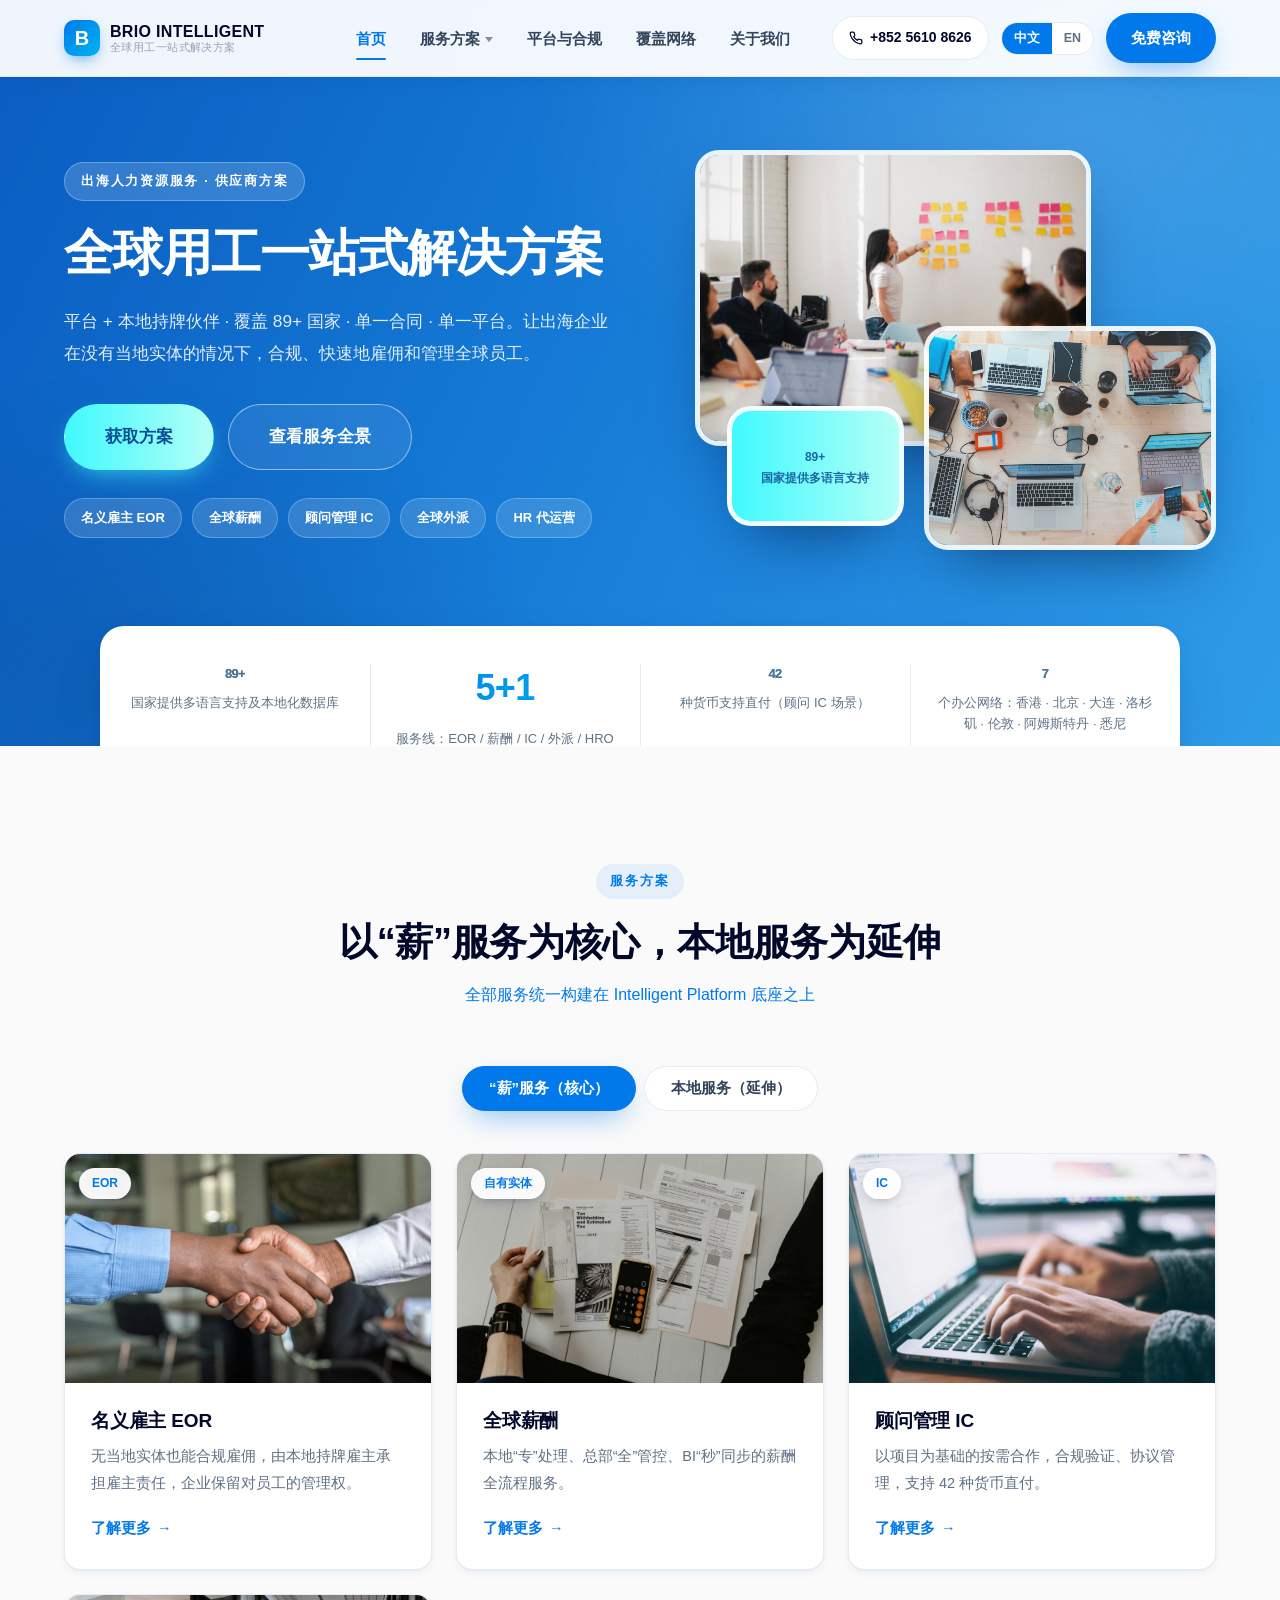
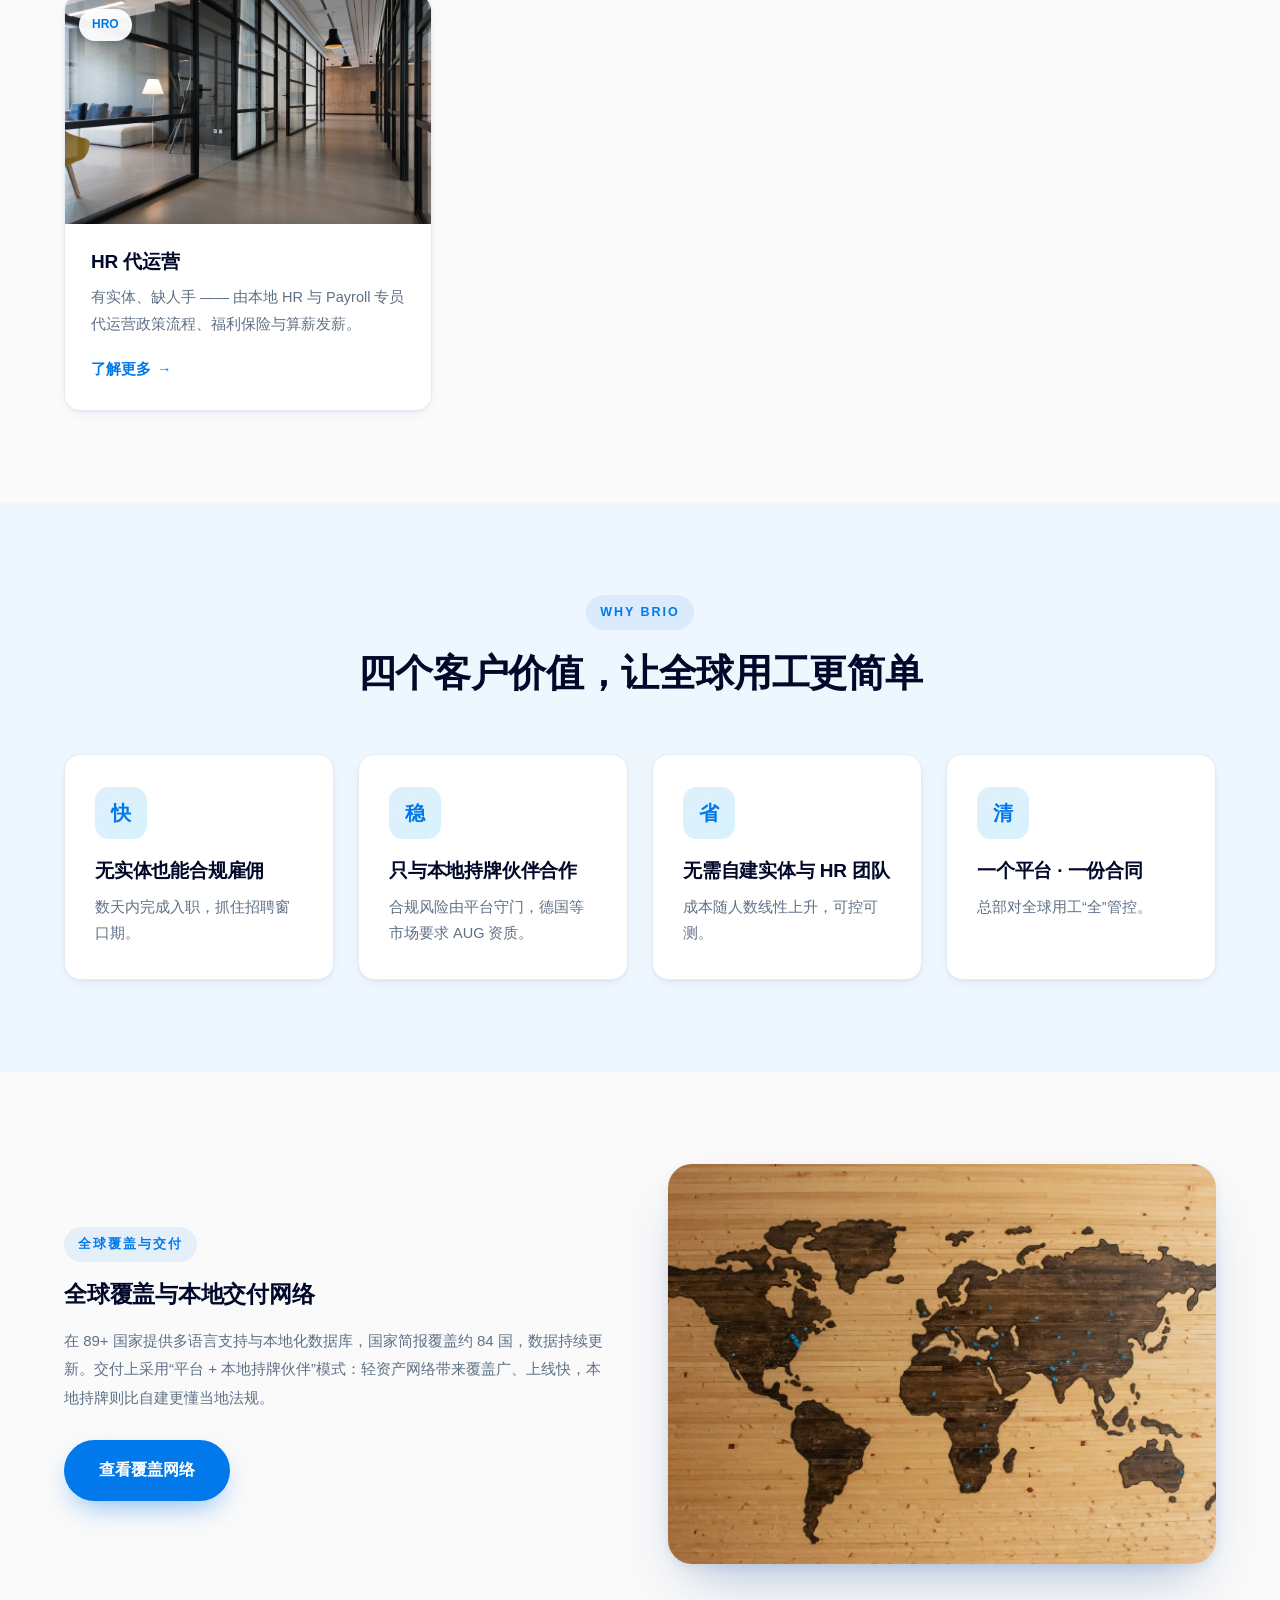
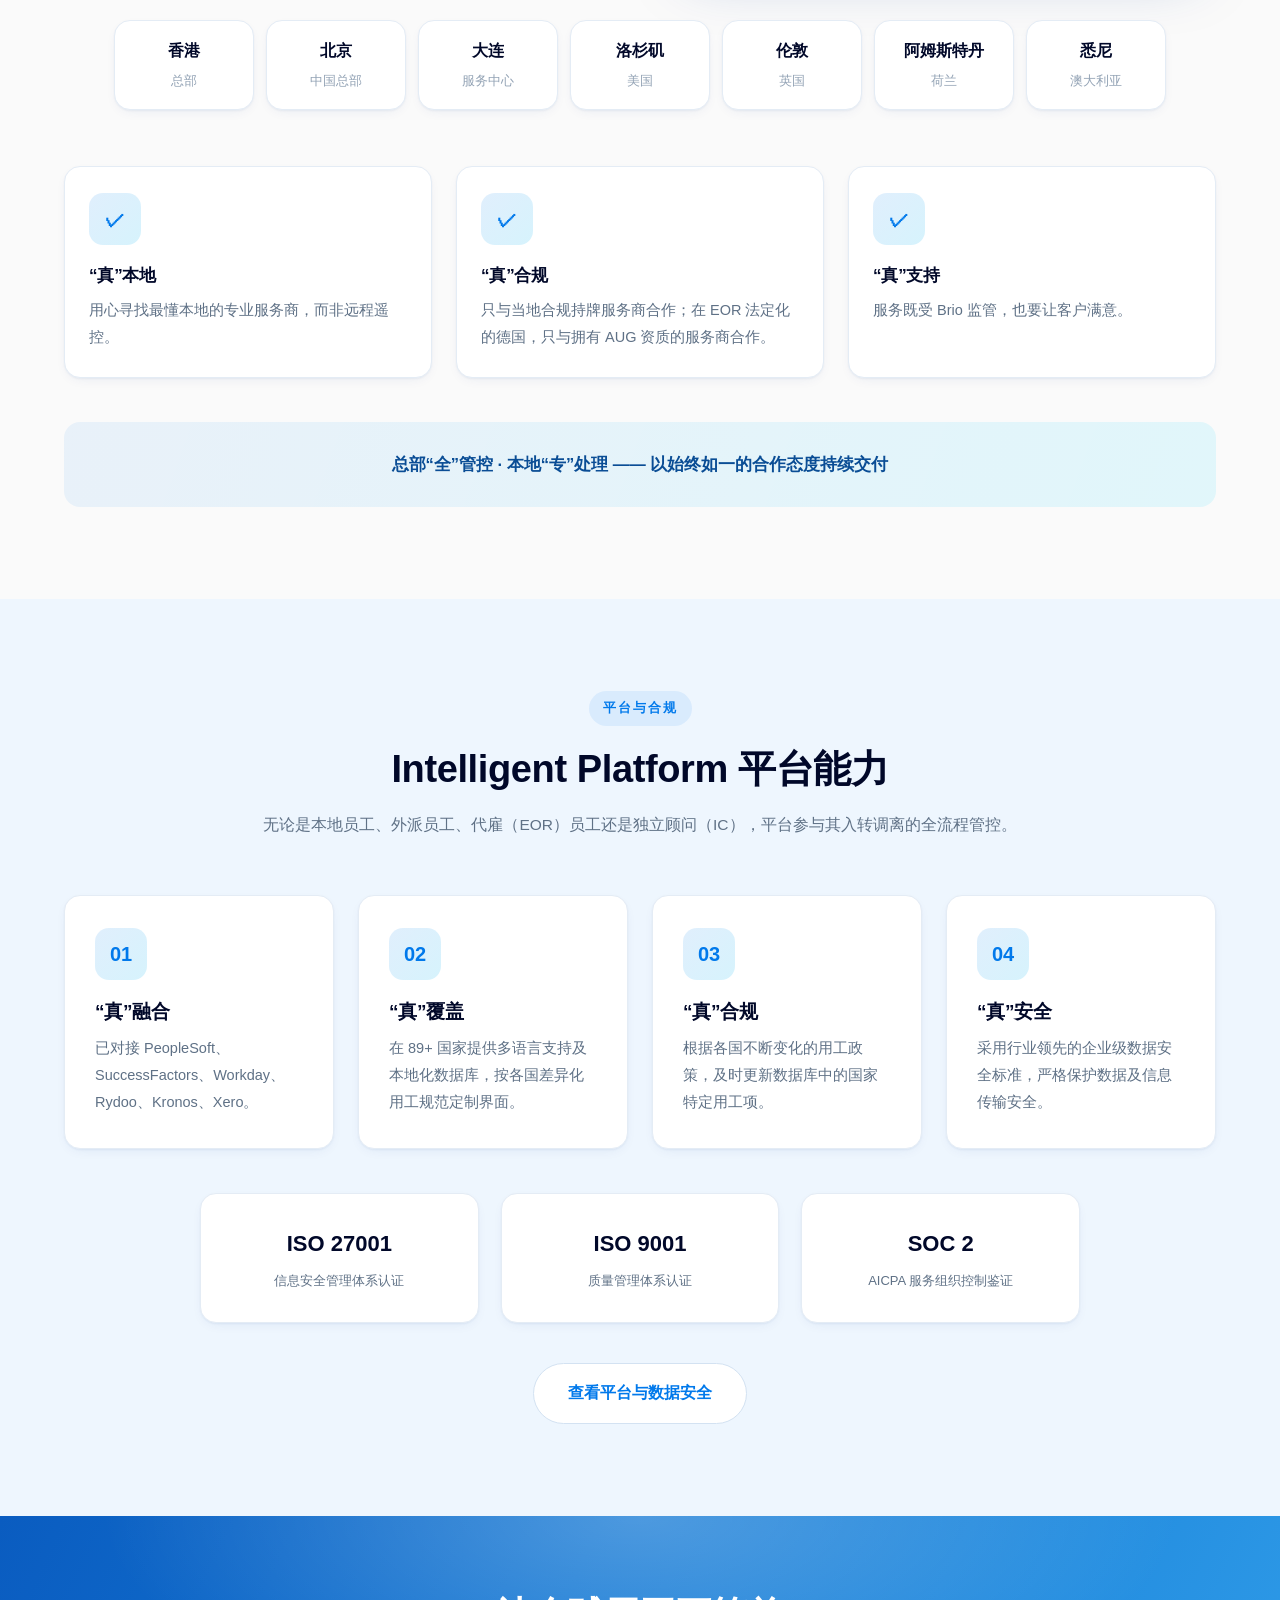
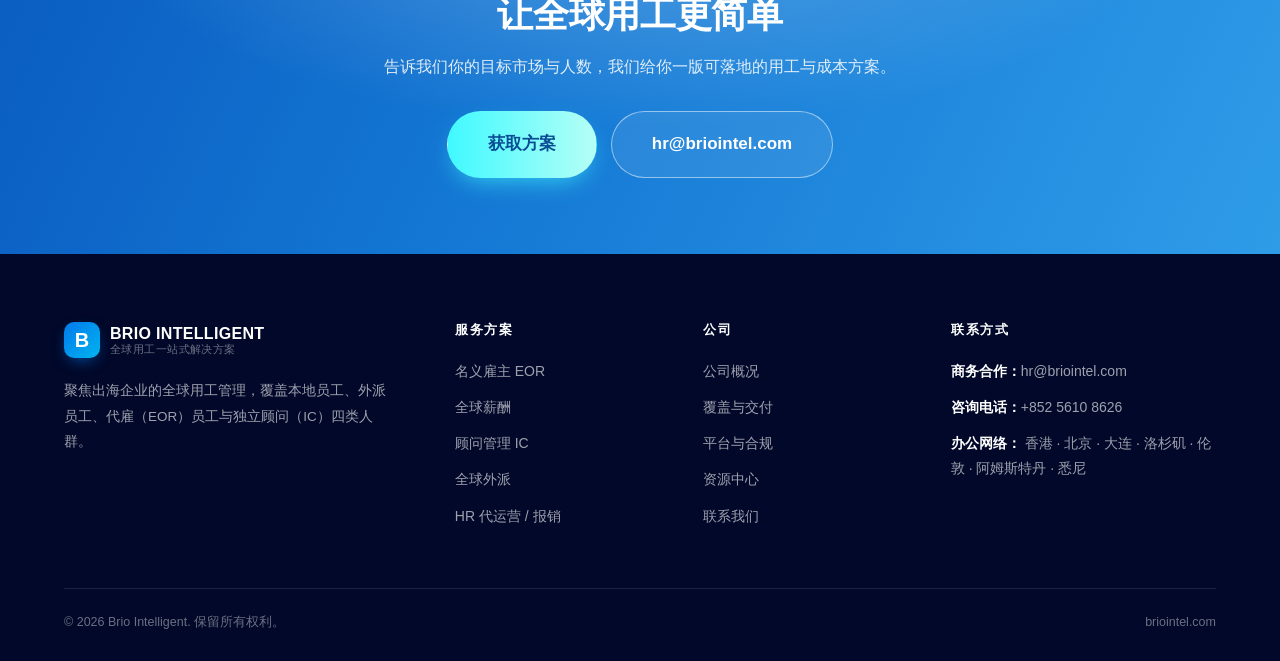
<file: index.html>
<!DOCTYPE html>
<html lang="zh-CN" data-lang="zh"
      data-title-zh="Brio Intelligent — 全球用工一站式解决方案"
      data-title-en="Brio Intelligent — One-Stop Global Employment Solution">
<head>
<meta charset="UTF-8">
<meta name="viewport" content="width=device-width,initial-scale=1">
<title>Brio Intelligent — 全球用工一站式解决方案</title>
<meta name="description" content="Brio Intelligent 聚焦出海企业的全球用工管理，以「平台 + 本地持牌伙伴」模式覆盖 89+ 国家，提供名义雇主 EOR、全球薪酬、顾问管理 IC、全球外派与 HR 代运营服务。">
<link rel="stylesheet" href="/assets/css/style.css">
</head>
<body>

<!-- ===================== 顶栏 ===================== -->
<header class="hdr" id="hdr">
  <div class="wrap hdr__in">
    <a class="logo" href="/">
      <span class="logo__mark">B</span>
      <span class="logo__tx">
        <b>BRIO INTELLIGENT</b>
        <span data-zh>全球用工一站式解决方案</span>
        <span data-en>One-Stop Global Employment</span>
      </span>
    </a>

    <nav class="nav" id="nav">
      <div class="nav__item">
        <a href="/"><span data-zh>首页</span><span data-en>Home</span></a>
      </div>
      <div class="nav__item">
        <a href="/services.html"><span data-zh>服务方案</span><span data-en>Services</span><span class="caret"></span></a>
        <div class="nav__drop">
          <a href="/services/eor.html"><span data-zh>名义雇主 EOR</span><span data-en>Employer of Record</span><small data-zh>无实体合规雇佣</small><small data-en>Hire without an entity</small></a>
          <a href="/services/payroll.html"><span data-zh>全球薪酬</span><span data-en>Global Payroll</span><small data-zh>自有实体薪酬全流程</small><small data-en>Full payroll cycle</small></a>
          <a href="/services/ic.html"><span data-zh>顾问管理 IC</span><span data-en>Contractor Management</span><small data-zh>合规验证与多币种直付</small><small data-en>Vetting &amp; multi-currency payment</small></a>
          <a href="/services/mobility.html"><span data-zh>全球外派</span><span data-en>Global Mobility</span><small data-zh>工签 · 外派税务 · 入境离境</small><small data-en>Permits · tax · immigration</small></a>
          <a href="/services/hro.html"><span data-zh>HR 代运营 / 报销</span><span data-en>HRO / Expenses</span><small data-zh>有实体、缺人手的 HR 与 Payroll</small><small data-en>HR &amp; payroll without the headcount</small></a>
        </div>
      </div>
      <div class="nav__item">
        <a href="/platform.html"><span data-zh>平台与合规</span><span data-en>Platform</span></a>
      </div>
      <div class="nav__item">
        <a href="/coverage.html"><span data-zh>覆盖网络</span><span data-en>Coverage</span></a>
      </div>
      <div class="nav__item">
        <a href="/about.html"><span data-zh>关于我们</span><span data-en>About</span></a>
      </div>
      <div class="nav__cta"><a href="/contact.html"><span data-zh>免费咨询</span><span data-en>Get in Touch</span></a></div>
    </nav>

    <div class="hdr__right">
      <a class="tel-pill" href="tel:+85256108626">
        <svg width="14" height="14" viewBox="0 0 24 24" fill="none" stroke="currentColor" stroke-width="2.2" stroke-linecap="round" stroke-linejoin="round"><path d="M22 16.9v3a2 2 0 0 1-2.2 2 19.8 19.8 0 0 1-8.6-3.1 19.5 19.5 0 0 1-6-6A19.8 19.8 0 0 1 2.1 4.2 2 2 0 0 1 4.1 2h3a2 2 0 0 1 2 1.7c.1 1 .4 1.9.7 2.8a2 2 0 0 1-.4 2.1L8.1 9.9a16 16 0 0 0 6 6l1.3-1.3a2 2 0 0 1 2.1-.5c.9.4 1.8.6 2.8.7a2 2 0 0 1 1.7 2Z"/></svg>
        +852 5610 8626
      </a>
      <div class="lang">
        <button type="button" data-lang="zh" class="on">中文</button><button type="button" data-lang="en">EN</button>
      </div>
      <a class="btn btn--primary btn--sm" href="/contact.html">
        <span data-zh>免费咨询</span><span data-en>Get in Touch</span>
      </a>
      <button class="burger" id="burger" type="button" aria-label="Menu" aria-expanded="false"><span></span></button>
    </div>
  </div>
</header>

<!-- ===================== Hero ===================== -->
<section class="hero">
  <div class="wrap hero__grid">
    <div>
      <span class="hero__eyebrow">
        <span data-zh>出海人力资源服务 · 供应商方案</span>
        <span data-en>Global Employment Services · Vendor Proposal</span>
      </span>
      <h1>
        <span data-zh>全球用工一站式解决方案</span>
        <span data-en>One-Stop Global Employment Solution</span>
      </h1>
      <p class="hero__sub">
        <span data-zh>平台 + 本地持牌伙伴 · 覆盖 89+ 国家 · 单一合同 · 单一平台。让出海企业在没有当地实体的情况下，合规、快速地雇佣和管理全球员工。</span>
        <span data-en>Platform + locally licensed partners · 89+ countries · one contract · one platform. Let companies hire and manage global teams compliantly and fast — without setting up a local entity first.</span>
      </p>
      <div class="hero__cta">
        <a class="btn btn--cyan btn--lg" href="/contact.html"><span data-zh>获取方案</span><span data-en>Get a Proposal</span></a>
        <a class="btn btn--ghost btn--lg" href="/services.html"><span data-zh>查看服务全景</span><span data-en>Explore Services</span></a>
      </div>
      <div class="hero__tags">
        <span data-zh>名义雇主 EOR</span><span data-en>Employer of Record</span>
        <span data-zh>全球薪酬</span><span data-en>Global Payroll</span>
        <span data-zh>顾问管理 IC</span><span data-en>Contractor Management</span>
        <span data-zh>全球外派</span><span data-en>Global Mobility</span>
        <span data-zh>HR 代运营</span><span data-en>HR Outsourcing</span>
      </div>
    </div>

    <div class="hero__art">
      <div class="ph ph--a"><img src="/img/hero-team.jpg" alt="" loading="eager"></div>
      <div class="ph ph--b"><img src="/img/team-laptops.jpg" alt="" loading="eager"></div>
      <div class="ph ph--c">
        <div>
          <b><span data-count="89" data-suffix="+">89+</span></b>
          <span data-zh>国家提供多语言支持</span>
          <span data-en>Countries supported</span>
        </div>
      </div>
    </div>
  </div>

  <div class="wrap">
    <div class="statsbar rv">
      <div class="statsbar__i">
        <b><span data-count="89" data-suffix="+">89+</span></b>
        <span data-zh>国家提供多语言支持及本地化数据库</span>
        <span data-en>Countries with multilingual support and localized databases</span>
      </div>
      <div class="statsbar__i">
        <b>5+1</b>
        <span data-zh>服务线：EOR / 薪酬 / IC / 外派 / HRO + 报销</span>
        <span data-en>Service lines: EOR / Payroll / IC / Mobility / HRO + Expenses</span>
      </div>
      <div class="statsbar__i">
        <b><span data-count="42" data-suffix="">42</span></b>
        <span data-zh>种货币支持直付（顾问 IC 场景）</span>
        <span data-en>Currencies for direct payment (IC scenarios)</span>
      </div>
      <div class="statsbar__i">
        <b><span data-count="7" data-suffix="">7</span></b>
        <span data-zh>个办公网络：香港 · 北京 · 大连 · 洛杉矶 · 伦敦 · 阿姆斯特丹 · 悉尼</span>
        <span data-en>Offices: Hong Kong · Beijing · Dalian · Los Angeles · London · Amsterdam · Sydney</span>
      </div>
    </div>
  </div>
</section>

<!-- ===================== 服务方案（枢纽） ===================== -->
<section class="sec" style="padding-top:118px">
  <div class="wrap">
    <div class="sec-head rv">
      <span class="eyebrow" data-zh>服务方案</span><span class="eyebrow" data-en>Services</span>
      <h2 data-zh>以“薪”服务为核心，本地服务为延伸</h2>
      <h2 data-en>Payroll-centric core, extended by local services</h2>
      <p class="sub" data-zh>全部服务统一构建在 Intelligent Platform 底座之上</p>
      <p class="sub" data-en>Everything built on the Intelligent Platform foundation</p>
    </div>

    <div class="tabs rv">
      <button type="button" data-tab="core" class="on"><span data-zh>“薪”服务（核心）</span><span data-en>Core Payroll Services</span></button>
      <button type="button" data-tab="local"><span data-zh>本地服务（延伸）</span><span data-en>Extended Local Services</span></button>
    </div>

    <div class="tabpanel on" data-panel="core">
      <div class="grid g3">
        <a class="pcard rv" href="/services/eor.html">
          <div class="pcard__img">
            <span class="pcard__tag">EOR</span>
            <img src="/img/svc-eor.jpg" alt="" loading="lazy">
          </div>
          <div class="pcard__body">
            <h3 data-zh>名义雇主 EOR</h3><h3 data-en>Employer of Record</h3>
            <p data-zh>无当地实体也能合规雇佣，由本地持牌雇主承担雇主责任，企业保留对员工的管理权。</p>
            <p data-en>Hire compliantly without a local entity — the licensed local employer carries employer obligations while you keep management control.</p>
            <span class="pcard__more" data-zh>了解更多</span><span class="pcard__more" data-en>Learn more</span>
          </div>
        </a>

        <a class="pcard rv" href="/services/payroll.html">
          <div class="pcard__img">
            <span class="pcard__tag" data-zh>自有实体</span>
            <span class="pcard__tag" data-en>Your Entity</span>
            <img src="/img/svc-payroll.jpg" alt="" loading="lazy">
          </div>
          <div class="pcard__body">
            <h3 data-zh>全球薪酬</h3><h3 data-en>Global Payroll</h3>
            <p data-zh>本地“专”处理、总部“全”管控、BI“秒”同步的薪酬全流程服务。</p>
            <p data-en>Expert local execution, full HQ oversight and instant BI sync across the payroll cycle.</p>
            <span class="pcard__more" data-zh>了解更多</span><span class="pcard__more" data-en>Learn more</span>
          </div>
        </a>

        <a class="pcard rv" href="/services/ic.html">
          <div class="pcard__img">
            <span class="pcard__tag">IC</span>
            <img src="/img/svc-ic.jpg" alt="" loading="lazy">
          </div>
          <div class="pcard__body">
            <h3 data-zh>顾问管理 IC</h3><h3 data-en>Contractor Management</h3>
            <p data-zh>以项目为基础的按需合作，合规验证、协议管理，支持 42 种货币直付。</p>
            <p data-en>Project-based engagement with compliance vetting, agreement management and direct payment in 42 currencies.</p>
            <span class="pcard__more" data-zh>了解更多</span><span class="pcard__more" data-en>Learn more</span>
          </div>
        </a>

        <a class="pcard rv" href="/services/hro.html">
          <div class="pcard__img">
            <span class="pcard__tag">HRO</span>
            <img src="/img/svc-hro.jpg" alt="" loading="lazy">
          </div>
          <div class="pcard__body">
            <h3 data-zh>HR 代运营</h3><h3 data-en>HR Outsourcing</h3>
            <p data-zh>有实体、缺人手 —— 由本地 HR 与 Payroll 专员代运营政策流程、福利保险与算薪发薪。</p>
            <p data-en>You have the entity but no HR — local HR and payroll specialists run policy, benefits and payroll for you.</p>
            <span class="pcard__more" data-zh>了解更多</span><span class="pcard__more" data-en>Learn more</span>
          </div>
        </a>
      </div>
    </div>

    <div class="tabpanel" data-panel="local">
      <div class="grid g3">
        <a class="pcard rv" href="/services/mobility.html">
          <div class="pcard__img">
            <span class="pcard__tag" data-zh>工签 · 税务</span>
            <span class="pcard__tag" data-en>Permits · Tax</span>
            <img src="/img/svc-mobility.jpg" alt="" loading="lazy">
          </div>
          <div class="pcard__body">
            <h3 data-zh>全球外派</h3><h3 data-en>Global Mobility</h3>
            <p data-zh>从决定派出、落地工作到结束外派离境的全流程支持：外派方案、工签、入境指南、税务筹划。</p>
            <p data-en>End-to-end support from the decision to assign, through working on the ground, to repatriation and exit.</p>
            <span class="pcard__more" data-zh>了解更多</span><span class="pcard__more" data-en>Learn more</span>
          </div>
        </a>

        <a class="pcard rv" href="/services/hro.html#expense">
          <div class="pcard__img">
            <span class="pcard__tag" data-zh>报销 · 合规</span>
            <span class="pcard__tag" data-en>Expenses</span>
            <img src="/img/svc-expense.jpg" alt="" loading="lazy">
          </div>
          <div class="pcard__body">
            <h3 data-zh>报销处理</h3><h3 data-en>Expense Processing</h3>
            <p data-zh>政策定制、税务合规、账单审核、系统对接与一键审批，审批同意后第一时间支付。</p>
            <p data-en>Policy design, tax compliance, receipt review, system integration and one-click approval with instant payment.</p>
            <span class="pcard__more" data-zh>了解更多</span><span class="pcard__more" data-en>Learn more</span>
          </div>
        </a>
      </div>
    </div>
  </div>
</section>

<!-- ===================== 为什么选择 Brio ===================== -->
<section class="sec sec--blue">
  <div class="wrap">
    <div class="sec-head rv">
      <span class="eyebrow">Why Brio</span>
      <h2 data-zh>四个客户价值，让全球用工更简单</h2>
      <h2 data-en>Four client values — making global employment simpler</h2>
    </div>
    <div class="grid g4">
      <div class="card rv">
        <div class="card__ico"><span data-zh>快</span><span data-en>01</span></div>
        <h3 data-zh>无实体也能合规雇佣</h3><h3 data-en>Compliant without an entity</h3>
        <p data-zh>数天内完成入职，抓住招聘窗口期。</p>
        <p data-en>Onboard in days and capture the hiring window.</p>
      </div>
      <div class="card rv">
        <div class="card__ico"><span data-zh>稳</span><span data-en>02</span></div>
        <h3 data-zh>只与本地持牌伙伴合作</h3><h3 data-en>Licensed local partners only</h3>
        <p data-zh>合规风险由平台守门，德国等市场要求 AUG 资质。</p>
        <p data-en>Compliance risk gated by the platform; markets like Germany require AUG licensing.</p>
      </div>
      <div class="card rv">
        <div class="card__ico"><span data-zh>省</span><span data-en>03</span></div>
        <h3 data-zh>无需自建实体与 HR 团队</h3><h3 data-en>No entity or HR team to build</h3>
        <p data-zh>成本随人数线性上升，可控可测。</p>
        <p data-en>Cost scales linearly with headcount — controllable and predictable.</p>
      </div>
      <div class="card rv">
        <div class="card__ico"><span data-zh>清</span><span data-en>04</span></div>
        <h3 data-zh>一个平台 · 一份合同</h3><h3 data-en>One platform, one contract</h3>
        <p data-zh>总部对全球用工“全”管控。</p>
        <p data-en>Full HQ visibility and control over global employment.</p>
      </div>
    </div>
  </div>
</section>

<!-- ===================== 覆盖网络 ===================== -->
<section class="sec">
  <div class="wrap">
    <div class="split">
      <div class="rv">
        <span class="eyebrow" data-zh>全球覆盖与交付</span><span class="eyebrow" data-en>Coverage &amp; Delivery</span>
        <h2 data-zh>全球覆盖与本地交付网络</h2>
        <h2 data-en>Global coverage, local delivery</h2>
        <p style="margin-top:18px; color:var(--muted); line-height:1.9" data-zh>在 89+ 国家提供多语言支持与本地化数据库，国家简报覆盖约 84 国，数据持续更新。交付上采用“平台 + 本地持牌伙伴”模式：轻资产网络带来覆盖广、上线快，本地持牌则比自建更懂当地法规。</p>
        <p style="margin-top:18px; color:var(--muted); line-height:1.9" data-en>Multilingual support and localized databases across 89+ countries, with country briefs covering around 84 markets and continuously updated data. Delivery follows a “platform + locally licensed partners” model: an asset-light network brings broad coverage and fast onboarding, while local licensing means deeper regulatory fluency than going it alone.</p>
        <a class="btn btn--primary" style="margin-top:28px" href="/coverage.html"><span data-zh>查看覆盖网络</span><span data-en>See coverage</span></a>
      </div>
      <div class="split__art rv"><img src="/img/worldmap.jpg" alt="" loading="lazy"></div>
    </div>

    <div class="cities rv" style="margin-top:56px">
      <div class="city"><b data-zh>香港</b><b data-en>Hong Kong</b><span data-zh>总部</span><span data-en>Headquarters</span></div>
      <div class="city"><b data-zh>北京</b><b data-en>Beijing</b><span data-zh>中国总部</span><span data-en>China HQ</span></div>
      <div class="city"><b data-zh>大连</b><b data-en>Dalian</b><span data-zh>服务中心</span><span data-en>Service Center</span></div>
      <div class="city"><b data-zh>洛杉矶</b><b data-en>Los Angeles</b><span data-zh>美国</span><span data-en>United States</span></div>
      <div class="city"><b data-zh>伦敦</b><b data-en>London</b><span data-zh>英国</span><span data-en>United Kingdom</span></div>
      <div class="city"><b data-zh>阿姆斯特丹</b><b data-en>Amsterdam</b><span data-zh>荷兰</span><span data-en>Netherlands</span></div>
      <div class="city"><b data-zh>悉尼</b><b data-en>Sydney</b><span data-zh>澳大利亚</span><span data-en>Australia</span></div>
    </div>

    <div class="grid g3 rv" style="margin-top:56px">
      <div class="card card--flat">
        <div class="card__ico">✓</div>
        <h3 data-zh>“真”本地</h3><h3 data-en>Truly Local</h3>
        <p data-zh>用心寻找最懂本地的专业服务商，而非远程遥控。</p>
        <p data-en>We deliberately select the partners who know the local market best — not remote guesswork.</p>
      </div>
      <div class="card card--flat">
        <div class="card__ico">✓</div>
        <h3 data-zh>“真”合规</h3><h3 data-en>Truly Compliant</h3>
        <p data-zh>只与当地合规持牌服务商合作；在 EOR 法定化的德国，只与拥有 AUG 资质的服务商合作。</p>
        <p data-en>We partner only with licensed, compliant local providers. In Germany, where EOR is regulated, only with AUG-licensed partners.</p>
      </div>
      <div class="card card--flat">
        <div class="card__ico">✓</div>
        <h3 data-zh>“真”支持</h3><h3 data-en>Truly Supported</h3>
        <p data-zh>服务既受 Brio 监管，也要让客户满意。</p>
        <p data-en>Service quality is governed by Brio and measured by your satisfaction.</p>
      </div>
    </div>

    <div class="quote quote--center rv">
      <span data-zh>总部“全”管控 · 本地“专”处理 —— 以始终如一的合作态度持续交付</span>
      <span data-en>“Full” control at HQ, “expert” execution locally — delivered with a consistent partnership mindset.</span>
    </div>
  </div>
</section>

<!-- ===================== 平台与合规摘要 ===================== -->
<section class="sec sec--blue">
  <div class="wrap">
    <div class="sec-head rv">
      <span class="eyebrow" data-zh>平台与合规</span><span class="eyebrow" data-en>Platform &amp; Compliance</span>
      <h2 data-zh>Intelligent Platform 平台能力</h2>
      <h2 data-en>Intelligent Platform capabilities</h2>
      <p class="desc" data-zh>无论是本地员工、外派员工、代雇（EOR）员工还是独立顾问（IC），平台参与其入转调离的全流程管控。</p>
      <p class="desc" data-en>Whether local employees, assignees, EOR employees or independent contractors, the Platform governs the full hire-to-retire lifecycle.</p>
    </div>

    <div class="grid g4">
      <div class="card rv">
        <div class="card__ico">01</div>
        <h3 data-zh>“真”融合</h3><h3 data-en>Truly Integrated</h3>
        <p data-zh>已对接 PeopleSoft、SuccessFactors、Workday、Rydoo、Kronos、Xero。</p>
        <p data-en>Already integrated with PeopleSoft, SuccessFactors, Workday, Rydoo, Kronos and Xero.</p>
      </div>
      <div class="card rv">
        <div class="card__ico">02</div>
        <h3 data-zh>“真”覆盖</h3><h3 data-en>Truly Global</h3>
        <p data-zh>在 89+ 国家提供多语言支持及本地化数据库，按各国差异化用工规范定制界面。</p>
        <p data-en>Multilingual support and localized databases across 89+ countries, with interfaces tailored to each market.</p>
      </div>
      <div class="card rv">
        <div class="card__ico">03</div>
        <h3 data-zh>“真”合规</h3><h3 data-en>Truly Compliant</h3>
        <p data-zh>根据各国不断变化的用工政策，及时更新数据库中的国家特定用工项。</p>
        <p data-en>Country-specific employment items are updated continuously as policies change.</p>
      </div>
      <div class="card rv">
        <div class="card__ico">04</div>
        <h3 data-zh>“真”安全</h3><h3 data-en>Truly Secure</h3>
        <p data-zh>采用行业领先的企业级数据安全标准，严格保护数据及信息传输安全。</p>
        <p data-en>Industry-leading enterprise data security standards protecting data and transmission.</p>
      </div>
    </div>

    <div class="badges rv" style="margin-top:44px">
      <div class="badge">
        <b>ISO 27001</b>
        <span data-zh>信息安全管理体系认证</span><span data-en>Information Security Management System</span>
      </div>
      <div class="badge">
        <b>ISO 9001</b>
        <span data-zh>质量管理体系认证</span><span data-en>Quality Management System</span>
      </div>
      <div class="badge">
        <b>SOC 2</b>
        <span data-zh>AICPA 服务组织控制鉴证</span><span data-en>AICPA Service Organization Control attestation</span>
      </div>
    </div>

    <div class="rv" style="text-align:center; margin-top:40px">
      <a class="btn btn--outline" href="/platform.html"><span data-zh>查看平台与数据安全</span><span data-en>Platform &amp; data security</span></a>
    </div>
  </div>
</section>

<!-- ===================== CTA ===================== -->
<section class="cta">
  <div class="wrap cta__in">
    <h2 data-zh>让全球用工更简单</h2>
    <h2 data-en>Making global employment simpler</h2>
    <p data-zh>告诉我们你的目标市场与人数，我们给你一版可落地的用工与成本方案。</p>
    <p data-en>Tell us your target markets and headcount — we'll come back with a workable employment and cost plan.</p>
    <div class="cta__btns">
      <a class="btn btn--cyan btn--lg" href="/contact.html"><span data-zh>获取方案</span><span data-en>Get a Proposal</span></a>
      <a class="btn btn--ghost btn--lg" href="mailto:hr@briointel.com">hr@briointel.com</a>
    </div>
  </div>
</section>

<!-- ===================== 页脚 ===================== -->
<footer class="ftr">
  <div class="wrap">
    <div class="ftr__top">
      <div class="ftr__brand">
        <div class="logo">
          <span class="logo__mark">B</span>
          <span class="logo__tx">
            <b>BRIO INTELLIGENT</b>
            <span data-zh>全球用工一站式解决方案</span>
            <span data-en>One-Stop Global Employment</span>
          </span>
        </div>
        <p data-zh>聚焦出海企业的全球用工管理，覆盖本地员工、外派员工、代雇（EOR）员工与独立顾问（IC）四类人群。</p>
        <p data-en>Focused on global employment management for overseas-expanding companies, covering local employees, assignees, EOR employees and independent contractors.</p>
      </div>

      <div>
        <h4 data-zh>服务方案</h4><h4 data-en>Services</h4>
        <ul>
          <li><a href="/services/eor.html"><span data-zh>名义雇主 EOR</span><span data-en>Employer of Record</span></a></li>
          <li><a href="/services/payroll.html"><span data-zh>全球薪酬</span><span data-en>Global Payroll</span></a></li>
          <li><a href="/services/ic.html"><span data-zh>顾问管理 IC</span><span data-en>Contractor Management</span></a></li>
          <li><a href="/services/mobility.html"><span data-zh>全球外派</span><span data-en>Global Mobility</span></a></li>
          <li><a href="/services/hro.html"><span data-zh>HR 代运营 / 报销</span><span data-en>HRO / Expenses</span></a></li>
        </ul>
      </div>

      <div>
        <h4 data-zh>公司</h4><h4 data-en>Company</h4>
        <ul>
          <li><a href="/about.html"><span data-zh>公司概况</span><span data-en>Overview</span></a></li>
          <li><a href="/coverage.html"><span data-zh>覆盖与交付</span><span data-en>Coverage &amp; Delivery</span></a></li>
          <li><a href="/platform.html"><span data-zh>平台与合规</span><span data-en>Platform &amp; Compliance</span></a></li>
          <li><a href="/resource.html"><span data-zh>资源中心</span><span data-en>Resource Centre</span></a></li>
          <li><a href="/contact.html"><span data-zh>联系我们</span><span data-en>Contact</span></a></li>
        </ul>
      </div>

      <div class="ftr__contact">
        <h4 data-zh>联系方式</h4><h4 data-en>Contact</h4>
        <ul>
          <li><b data-zh>商务合作：</b><b data-en>Business enquiries: </b><a href="mailto:hr@briointel.com">hr@briointel.com</a></li>
          <li><b data-zh>咨询电话：</b><b data-en>Phone: </b><a href="tel:+85256108626">+852 5610 8626</a></li>
          <li>
            <b data-zh>办公网络：</b><b data-en>Offices: </b>
            <span data-zh>香港 · 北京 · 大连 · 洛杉矶 · 伦敦 · 阿姆斯特丹 · 悉尼</span>
            <span data-en>Hong Kong · Beijing · Dalian · Los Angeles · London · Amsterdam · Sydney</span>
          </li>
        </ul>
      </div>
    </div>

    <div class="ftr__bottom">
      <span>© <span data-year>2026</span> Brio Intelligent. <span data-zh>保留所有权利。</span><span data-en>All rights reserved.</span></span>
      <span>briointel.com</span>
    </div>
  </div>
</footer>

<script src="/assets/js/main.js"></script>
</body>
</html>
</file>
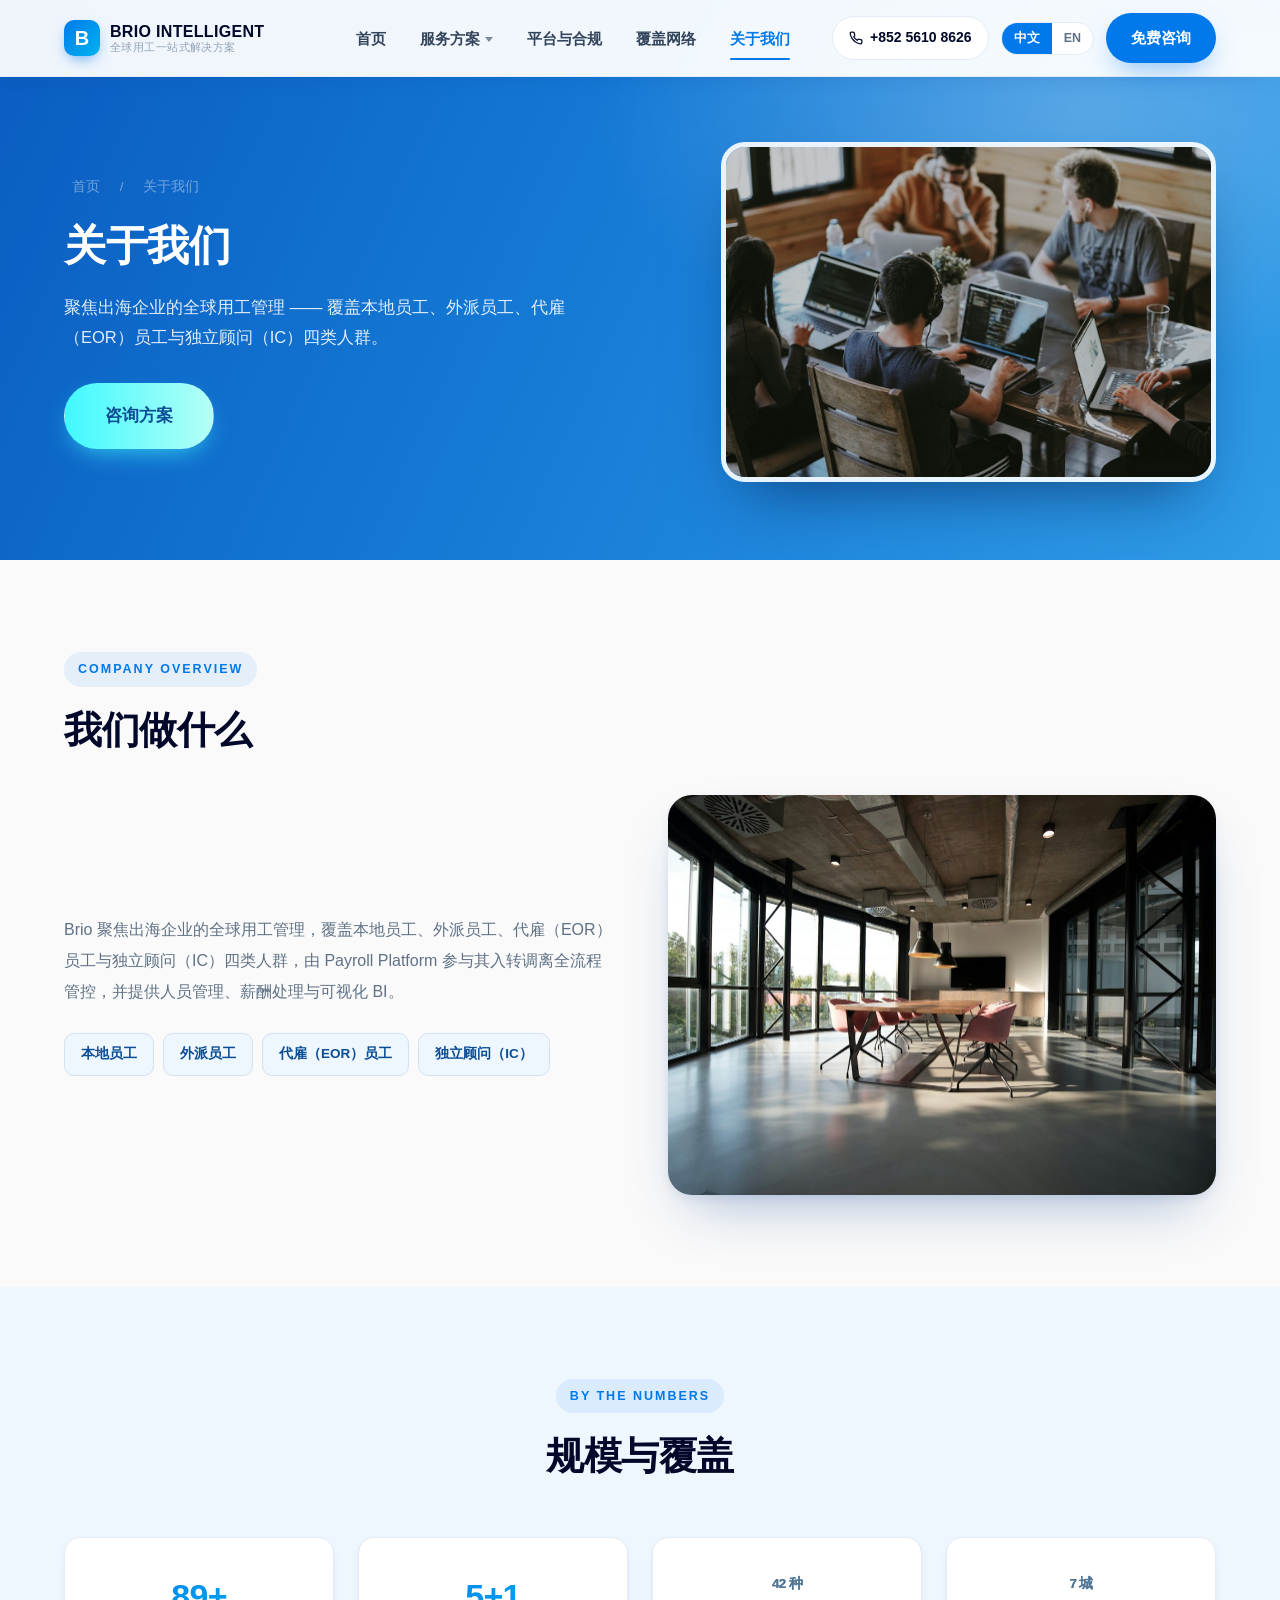
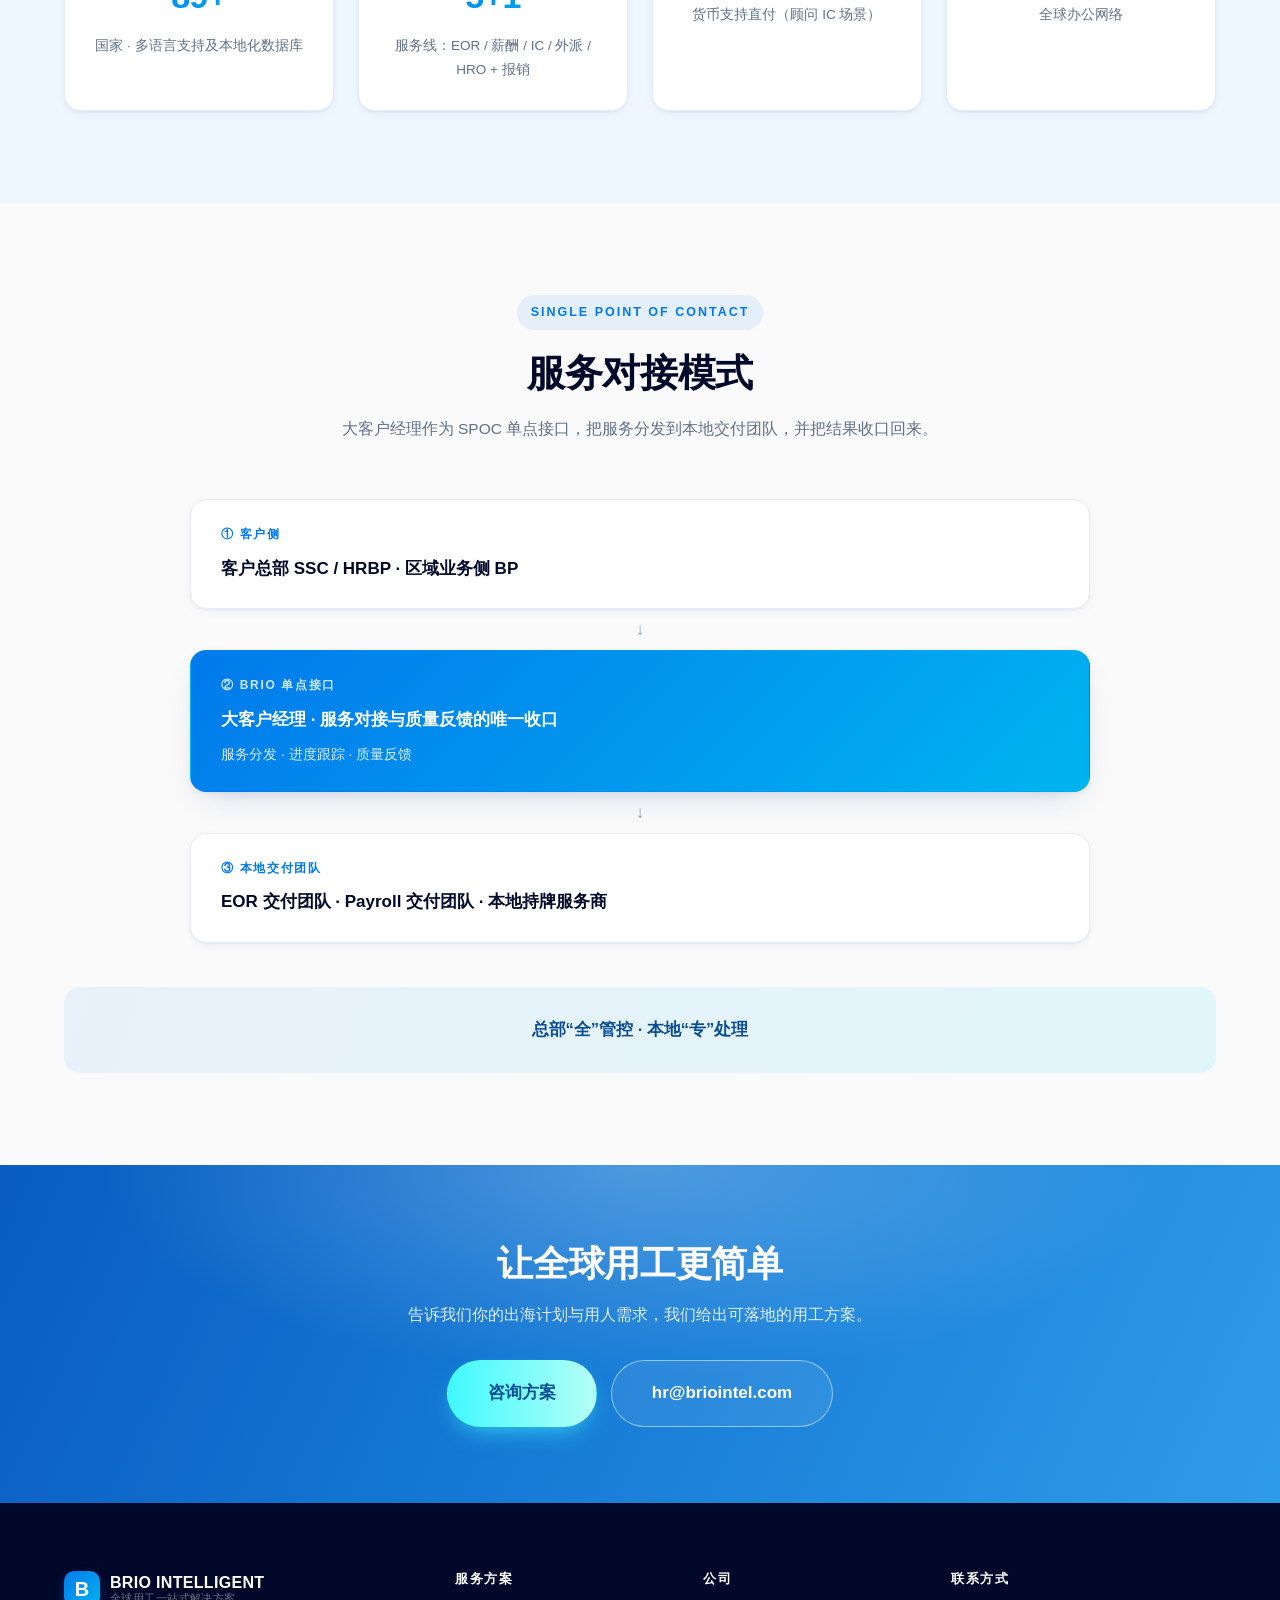
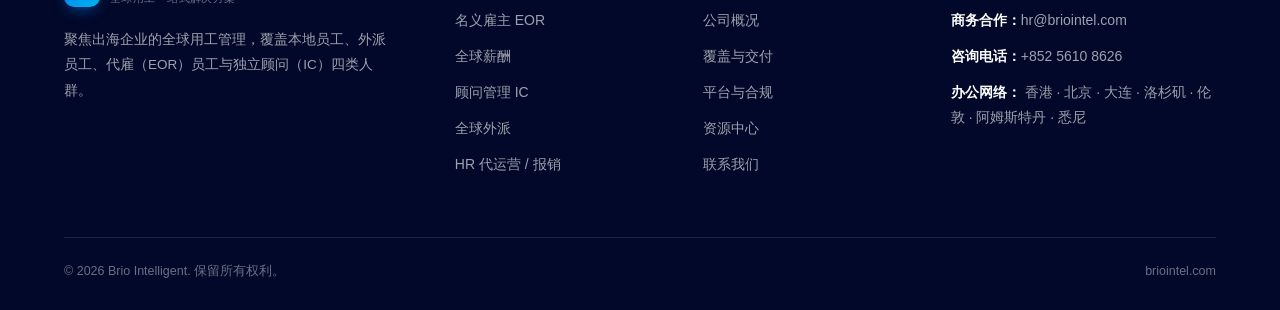
<file: about.html>
<!DOCTYPE html>
<html lang="zh-CN" data-lang="zh"
      data-title-zh="关于我们 — Brio Intelligent"
      data-title-en="About — Brio Intelligent">
<head>
<meta charset="UTF-8">
<meta name="viewport" content="width=device-width,initial-scale=1">
<title>关于我们 — Brio Intelligent</title>
<meta name="description" content="Brio 聚焦出海企业的全球用工管理，覆盖本地员工、外派员工、代雇（EOR）员工与独立顾问（IC）四类人群，由大客户经理单点收口，本地交付由持牌伙伴完成。">
<link rel="stylesheet" href="/assets/css/style.css">
</head>
<body>

<!-- ===================== 顶栏 ===================== -->
<header class="hdr" id="hdr">
  <div class="wrap hdr__in">
    <a class="logo" href="/">
      <span class="logo__mark">B</span>
      <span class="logo__tx">
        <b>BRIO INTELLIGENT</b>
        <span data-zh>全球用工一站式解决方案</span>
        <span data-en>One-Stop Global Employment</span>
      </span>
    </a>

    <nav class="nav" id="nav">
      <div class="nav__item">
        <a href="/"><span data-zh>首页</span><span data-en>Home</span></a>
      </div>
      <div class="nav__item">
        <a href="/services.html"><span data-zh>服务方案</span><span data-en>Services</span><span class="caret"></span></a>
        <div class="nav__drop">
          <a href="/services/eor.html"><span data-zh>名义雇主 EOR</span><span data-en>Employer of Record</span><small data-zh>无实体合规雇佣</small><small data-en>Hire without an entity</small></a>
          <a href="/services/payroll.html"><span data-zh>全球薪酬</span><span data-en>Global Payroll</span><small data-zh>自有实体薪酬全流程</small><small data-en>Full payroll cycle</small></a>
          <a href="/services/ic.html"><span data-zh>顾问管理 IC</span><span data-en>Contractor Management</span><small data-zh>合规验证与多币种直付</small><small data-en>Vetting &amp; multi-currency payment</small></a>
          <a href="/services/mobility.html"><span data-zh>全球外派</span><span data-en>Global Mobility</span><small data-zh>工签 · 外派税务 · 入境离境</small><small data-en>Permits · tax · immigration</small></a>
          <a href="/services/hro.html"><span data-zh>HR 代运营 / 报销</span><span data-en>HRO / Expenses</span><small data-zh>有实体、缺人手的 HR 与 Payroll</small><small data-en>HR &amp; payroll without the headcount</small></a>
        </div>
      </div>
      <div class="nav__item">
        <a href="/platform.html"><span data-zh>平台与合规</span><span data-en>Platform</span></a>
      </div>
      <div class="nav__item">
        <a href="/coverage.html"><span data-zh>覆盖网络</span><span data-en>Coverage</span></a>
      </div>
      <div class="nav__item">
        <a href="/about.html"><span data-zh>关于我们</span><span data-en>About</span></a>
      </div>
      <div class="nav__cta"><a href="/contact.html"><span data-zh>免费咨询</span><span data-en>Get in Touch</span></a></div>
    </nav>

    <div class="hdr__right">
      <a class="tel-pill" href="tel:+85256108626">
        <svg width="14" height="14" viewBox="0 0 24 24" fill="none" stroke="currentColor" stroke-width="2.2" stroke-linecap="round" stroke-linejoin="round"><path d="M22 16.9v3a2 2 0 0 1-2.2 2 19.8 19.8 0 0 1-8.6-3.1 19.5 19.5 0 0 1-6-6A19.8 19.8 0 0 1 2.1 4.2 2 2 0 0 1 4.1 2h3a2 2 0 0 1 2 1.7c.1 1 .4 1.9.7 2.8a2 2 0 0 1-.4 2.1L8.1 9.9a16 16 0 0 0 6 6l1.3-1.3a2 2 0 0 1 2.1-.5c.9.4 1.8.6 2.8.7a2 2 0 0 1 1.7 2Z"/></svg>
        +852 5610 8626
      </a>
      <div class="lang">
        <button type="button" data-lang="zh" class="on">中文</button><button type="button" data-lang="en">EN</button>
      </div>
      <a class="btn btn--primary btn--sm" href="/contact.html">
        <span data-zh>免费咨询</span><span data-en>Get in Touch</span>
      </a>
      <button class="burger" id="burger" type="button" aria-label="Menu" aria-expanded="false"><span></span></button>
    </div>
  </div>
</header>

<!-- ===================== 子页 Hero ===================== -->
<section class="phero">
  <div class="wrap phero__in">
    <div>
      <div class="crumb">
        <a href="/"><span data-zh>首页</span><span data-en>Home</span></a>
        <span>/</span>
        <span data-zh>关于我们</span><span data-en>About Brio</span>
      </div>
      <h1 data-zh>关于我们</h1>
      <h1 data-en>About Brio</h1>
      <p class="phero__sub" data-zh>聚焦出海企业的全球用工管理 —— 覆盖本地员工、外派员工、代雇（EOR）员工与独立顾问（IC）四类人群。</p>
      <p class="phero__sub" data-en>Focused on global employment for companies expanding overseas — local employees, assignees, EOR employees and independent contractors.</p>
      <div class="phero__cta">
        <a class="btn btn--cyan btn--lg" href="/contact.html"><span data-zh>咨询方案</span><span data-en>Get a Proposal</span></a>
      </div>
    </div>
    <div class="phero__art"><img src="/img/about-team.jpg" alt="" loading="eager"></div>
  </div>
</section>

<!-- ===================== 我们做什么 ===================== -->
<section class="sec">
  <div class="wrap">
    <div class="sec-head sec-head--left rv" style="margin-bottom:40px">
      <span class="eyebrow" data-zh>Company Overview</span><span class="eyebrow" data-en>Company Overview</span>
      <h2 data-zh>我们做什么</h2>
      <h2 data-en>What we do</h2>
    </div>
    <div class="split">
      <div class="rv">
        <p style="color:var(--muted); line-height:1.95; font-size:16px" data-zh>Brio 聚焦出海企业的全球用工管理，覆盖本地员工、外派员工、代雇（EOR）员工与独立顾问（IC）四类人群，由 Payroll Platform 参与其入转调离全流程管控，并提供人员管理、薪酬处理与可视化 BI。</p>
        <p style="color:var(--muted); line-height:1.95; font-size:16px" data-en>Brio focuses on global employment management for companies expanding overseas, covering four populations — local employees, assignees, EOR employees and independent contractors. Our payroll platform takes part in the full hire-to-exit cycle and provides people management, payroll processing and visual BI.</p>
        <div class="tags" style="margin-top:26px">
          <span class="tag" data-zh>本地员工</span><span class="tag" data-en>Local employees</span><span class="tag" data-zh>外派员工</span><span class="tag" data-en>Assignees</span><span class="tag" data-zh>代雇（EOR）员工</span><span class="tag" data-en>EOR employees</span><span class="tag" data-zh>独立顾问（IC）</span><span class="tag" data-en>Independent contractors</span>
        </div>
      </div>
      <div class="split__art rv"><img src="/img/office.jpg" alt="" loading="lazy"></div>
    </div>
  </div>
</section>

<!-- ===================== 规模数字 ===================== -->
<section class="sec sec--blue">
  <div class="wrap">
    <div class="sec-head rv">
      <span class="eyebrow" data-zh>By the Numbers</span><span class="eyebrow" data-en>By the Numbers</span>
      <h2 data-zh>规模与覆盖</h2>
      <h2 data-en>Scale and coverage</h2>
    </div>
    <div class="grid g4">
      <div class="numstat__i rv"><b>89+</b><span data-zh>国家 · 多语言支持及本地化数据库</span><span data-en>Countries · multilingual data</span></div>
      <div class="numstat__i rv"><b>5+1</b><span data-zh>服务线：EOR / 薪酬 / IC / 外派 / HRO + 报销</span><span data-en>Service lines: EOR / payroll / IC / mobility / HRO + expenses</span></div>
      <div class="numstat__i rv"><b><span data-zh>42 种</span><span data-en>42</span></b><span data-zh>货币支持直付（顾问 IC 场景）</span><span data-en>Currencies paid directly (contractors)</span></div>
      <div class="numstat__i rv"><b><span data-zh>7 城</span><span data-en>7</span></b><span data-zh>全球办公网络</span><span data-en>Offices worldwide</span></div>
    </div>
  </div>
</section>

<!-- ===================== 对接模式 ===================== -->
<section class="sec">
  <div class="wrap">
    <div class="sec-head rv">
      <span class="eyebrow" data-zh>Single Point of Contact</span><span class="eyebrow" data-en>Single Point of Contact</span>
      <h2 data-zh>服务对接模式</h2>
      <h2 data-en>How we work with you</h2>
      <p class="desc" data-zh>大客户经理作为 SPOC 单点接口，把服务分发到本地交付团队，并把结果收口回来。</p>
      <p class="desc" data-en>Your account manager acts as the single point of contact, dispatching work to the local delivery teams and consolidating the results back to you.</p>
    </div>
    <div class="flow rv">
      <div class="layer">
        <div class="layer__k" data-zh>① 客户侧</div><div class="layer__k" data-en>① Client Side</div>
        <div class="layer__t" data-zh>客户总部 SSC / HRBP · 区域业务侧 BP</div>
        <div class="layer__t" data-en>HQ SSC / HRBP · regional business BP</div>
      </div>
      <div class="down">↓</div>
      <div class="layer layer--hi">
        <div class="layer__k" data-zh>② Brio 单点接口</div><div class="layer__k" data-en>② Brio SPOC</div>
        <div class="layer__t" data-zh>大客户经理 · 服务对接与质量反馈的唯一收口</div>
        <div class="layer__t" data-en>Account manager — the single point for intake and quality feedback</div>
        <div class="layer__d" data-zh>服务分发 · 进度跟踪 · 质量反馈</div><div class="layer__d" data-en>Dispatch · tracking · quality feedback</div>
      </div>
      <div class="down">↓</div>
      <div class="layer">
        <div class="layer__k" data-zh>③ 本地交付团队</div><div class="layer__k" data-en>③ Local Delivery Teams</div>
        <div class="layer__t" data-zh>EOR 交付团队 · Payroll 交付团队 · 本地持牌服务商</div>
        <div class="layer__t" data-en>EOR delivery · payroll delivery · locally licensed partners</div>
      </div>
    </div>
    <div class="quote quote--center rv">
      <span data-zh>总部“全”管控 · 本地“专”处理</span>
      <span data-en>Head office keeps full control; local teams do what they know best.</span>
    </div>
  </div>
</section>

<!-- ===================== CTA ===================== -->
<section class="cta">
  <div class="wrap cta__in">
    <h2 data-zh>让全球用工更简单</h2>
    <h2 data-en>Global employment, made simpler</h2>
    <p data-zh>告诉我们你的出海计划与用人需求，我们给出可落地的用工方案。</p>
    <p data-en>Tell us where you are expanding and who you need to hire — we will come back with a workable plan.</p>
    <div class="cta__btns">
      <a class="btn btn--cyan btn--lg" href="/contact.html"><span data-zh>咨询方案</span><span data-en>Get a Proposal</span></a>
      <a class="btn btn--ghost btn--lg" href="mailto:hr@briointel.com">hr@briointel.com</a>
    </div>
  </div>
</section>

<!-- ===================== 页脚 ===================== -->
<footer class="ftr">
  <div class="wrap">
    <div class="ftr__top">
      <div class="ftr__brand">
        <div class="logo">
          <span class="logo__mark">B</span>
          <span class="logo__tx">
            <b>BRIO INTELLIGENT</b>
            <span data-zh>全球用工一站式解决方案</span>
            <span data-en>One-Stop Global Employment</span>
          </span>
        </div>
        <p data-zh>聚焦出海企业的全球用工管理，覆盖本地员工、外派员工、代雇（EOR）员工与独立顾问（IC）四类人群。</p>
        <p data-en>Focused on global employment management for overseas-expanding companies, covering local employees, assignees, EOR employees and independent contractors.</p>
      </div>

      <div>
        <h4 data-zh>服务方案</h4><h4 data-en>Services</h4>
        <ul>
          <li><a href="/services/eor.html"><span data-zh>名义雇主 EOR</span><span data-en>Employer of Record</span></a></li>
          <li><a href="/services/payroll.html"><span data-zh>全球薪酬</span><span data-en>Global Payroll</span></a></li>
          <li><a href="/services/ic.html"><span data-zh>顾问管理 IC</span><span data-en>Contractor Management</span></a></li>
          <li><a href="/services/mobility.html"><span data-zh>全球外派</span><span data-en>Global Mobility</span></a></li>
          <li><a href="/services/hro.html"><span data-zh>HR 代运营 / 报销</span><span data-en>HRO / Expenses</span></a></li>
        </ul>
      </div>

      <div>
        <h4 data-zh>公司</h4><h4 data-en>Company</h4>
        <ul>
          <li><a href="/about.html"><span data-zh>公司概况</span><span data-en>Overview</span></a></li>
          <li><a href="/coverage.html"><span data-zh>覆盖与交付</span><span data-en>Coverage &amp; Delivery</span></a></li>
          <li><a href="/platform.html"><span data-zh>平台与合规</span><span data-en>Platform &amp; Compliance</span></a></li>
          <li><a href="/resource.html"><span data-zh>资源中心</span><span data-en>Resource Centre</span></a></li>
          <li><a href="/contact.html"><span data-zh>联系我们</span><span data-en>Contact</span></a></li>
        </ul>
      </div>

      <div class="ftr__contact">
        <h4 data-zh>联系方式</h4><h4 data-en>Contact</h4>
        <ul>
          <li><b data-zh>商务合作：</b><b data-en>Business enquiries: </b><a href="mailto:hr@briointel.com">hr@briointel.com</a></li>
          <li><b data-zh>咨询电话：</b><b data-en>Phone: </b><a href="tel:+85256108626">+852 5610 8626</a></li>
          <li>
            <b data-zh>办公网络：</b><b data-en>Offices: </b>
            <span data-zh>香港 · 北京 · 大连 · 洛杉矶 · 伦敦 · 阿姆斯特丹 · 悉尼</span>
            <span data-en>Hong Kong · Beijing · Dalian · Los Angeles · London · Amsterdam · Sydney</span>
          </li>
        </ul>
      </div>
    </div>

    <div class="ftr__bottom">
      <span>© <span data-year>2026</span> Brio Intelligent. <span data-zh>保留所有权利。</span><span data-en>All rights reserved.</span></span>
      <span>briointel.com</span>
    </div>
  </div>
</footer>

<script src="/assets/js/main.js"></script>
</body>
</html>
</file>
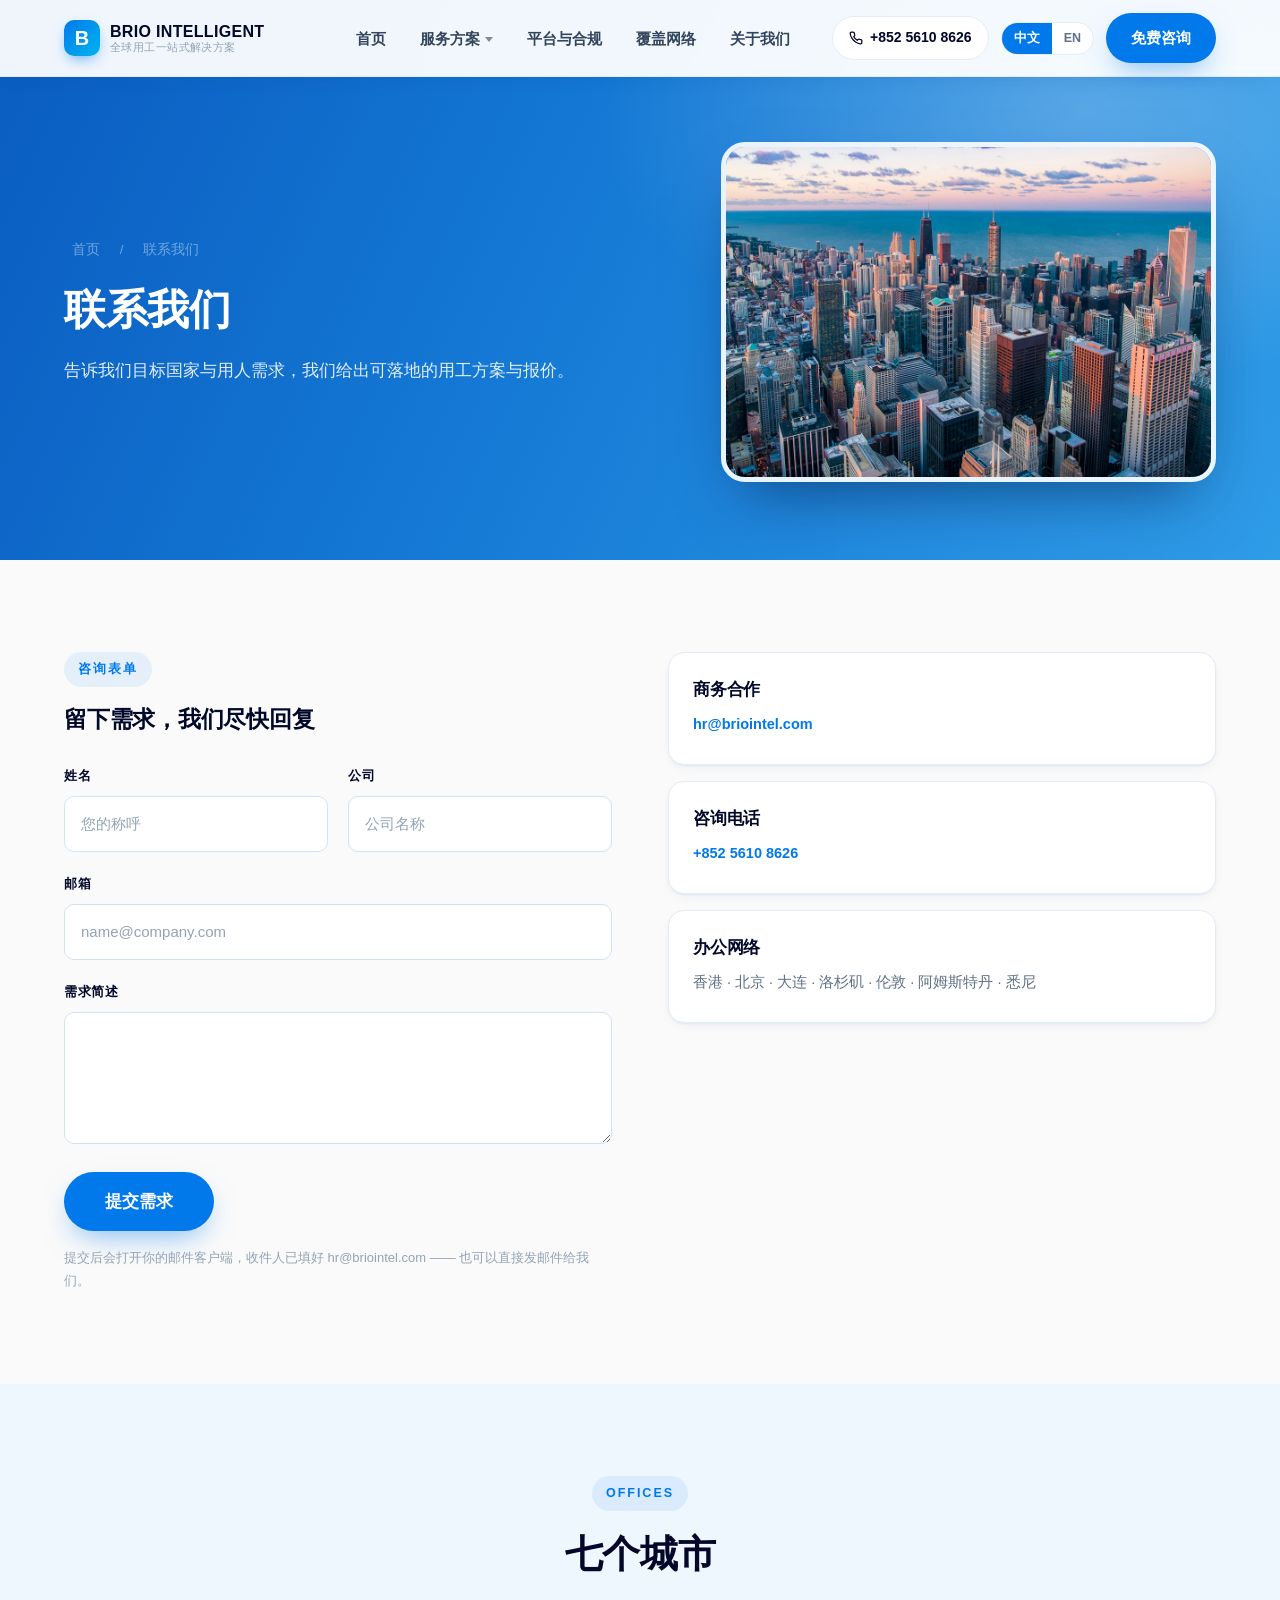
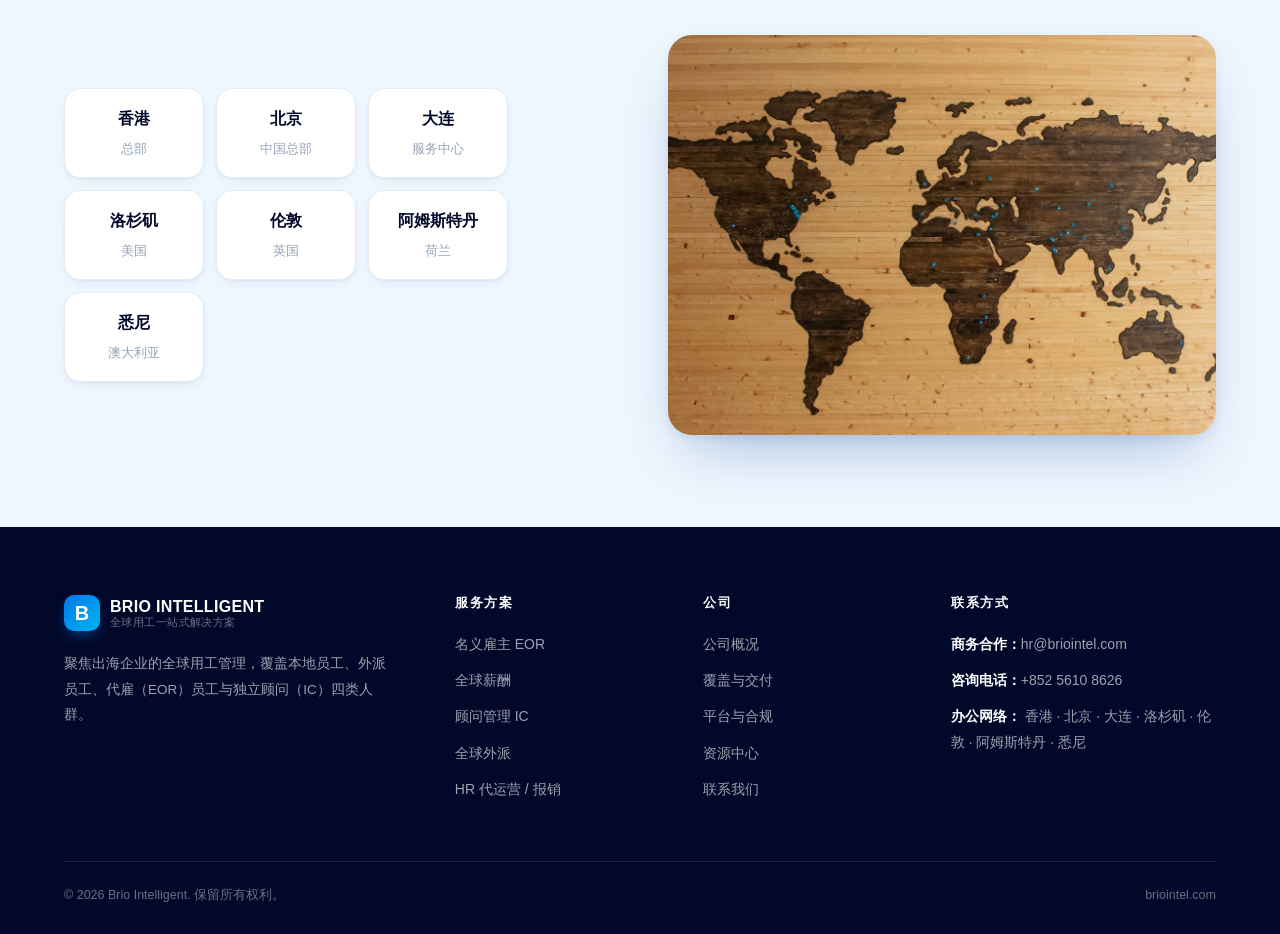
<file: contact.html>
<!DOCTYPE html>
<html lang="zh-CN" data-lang="zh"
      data-title-zh="联系我们 — Brio Intelligent"
      data-title-en="Contact — Brio Intelligent">
<head>
<meta charset="UTF-8">
<meta name="viewport" content="width=device-width,initial-scale=1">
<title>联系我们 — Brio Intelligent</title>
<meta name="description" content="商务合作 hr@briointel.com，咨询电话 +852 5610 8626。告诉我们目标国家、用工人数与预计上岗时间，我们给出可落地的用工方案与报价。">
<link rel="stylesheet" href="/assets/css/style.css">
</head>
<body>

<!-- ===================== 顶栏 ===================== -->
<header class="hdr" id="hdr">
  <div class="wrap hdr__in">
    <a class="logo" href="/">
      <span class="logo__mark">B</span>
      <span class="logo__tx">
        <b>BRIO INTELLIGENT</b>
        <span data-zh>全球用工一站式解决方案</span>
        <span data-en>One-Stop Global Employment</span>
      </span>
    </a>

    <nav class="nav" id="nav">
      <div class="nav__item">
        <a href="/"><span data-zh>首页</span><span data-en>Home</span></a>
      </div>
      <div class="nav__item">
        <a href="/services.html"><span data-zh>服务方案</span><span data-en>Services</span><span class="caret"></span></a>
        <div class="nav__drop">
          <a href="/services/eor.html"><span data-zh>名义雇主 EOR</span><span data-en>Employer of Record</span><small data-zh>无实体合规雇佣</small><small data-en>Hire without an entity</small></a>
          <a href="/services/payroll.html"><span data-zh>全球薪酬</span><span data-en>Global Payroll</span><small data-zh>自有实体薪酬全流程</small><small data-en>Full payroll cycle</small></a>
          <a href="/services/ic.html"><span data-zh>顾问管理 IC</span><span data-en>Contractor Management</span><small data-zh>合规验证与多币种直付</small><small data-en>Vetting &amp; multi-currency payment</small></a>
          <a href="/services/mobility.html"><span data-zh>全球外派</span><span data-en>Global Mobility</span><small data-zh>工签 · 外派税务 · 入境离境</small><small data-en>Permits · tax · immigration</small></a>
          <a href="/services/hro.html"><span data-zh>HR 代运营 / 报销</span><span data-en>HRO / Expenses</span><small data-zh>有实体、缺人手的 HR 与 Payroll</small><small data-en>HR &amp; payroll without the headcount</small></a>
        </div>
      </div>
      <div class="nav__item">
        <a href="/platform.html"><span data-zh>平台与合规</span><span data-en>Platform</span></a>
      </div>
      <div class="nav__item">
        <a href="/coverage.html"><span data-zh>覆盖网络</span><span data-en>Coverage</span></a>
      </div>
      <div class="nav__item">
        <a href="/about.html"><span data-zh>关于我们</span><span data-en>About</span></a>
      </div>
      <div class="nav__cta"><a href="/contact.html"><span data-zh>免费咨询</span><span data-en>Get in Touch</span></a></div>
    </nav>

    <div class="hdr__right">
      <a class="tel-pill" href="tel:+85256108626">
        <svg width="14" height="14" viewBox="0 0 24 24" fill="none" stroke="currentColor" stroke-width="2.2" stroke-linecap="round" stroke-linejoin="round"><path d="M22 16.9v3a2 2 0 0 1-2.2 2 19.8 19.8 0 0 1-8.6-3.1 19.5 19.5 0 0 1-6-6A19.8 19.8 0 0 1 2.1 4.2 2 2 0 0 1 4.1 2h3a2 2 0 0 1 2 1.7c.1 1 .4 1.9.7 2.8a2 2 0 0 1-.4 2.1L8.1 9.9a16 16 0 0 0 6 6l1.3-1.3a2 2 0 0 1 2.1-.5c.9.4 1.8.6 2.8.7a2 2 0 0 1 1.7 2Z"/></svg>
        +852 5610 8626
      </a>
      <div class="lang">
        <button type="button" data-lang="zh" class="on">中文</button><button type="button" data-lang="en">EN</button>
      </div>
      <a class="btn btn--primary btn--sm" href="/contact.html">
        <span data-zh>免费咨询</span><span data-en>Get in Touch</span>
      </a>
      <button class="burger" id="burger" type="button" aria-label="Menu" aria-expanded="false"><span></span></button>
    </div>
  </div>
</header>

<!-- ===================== 子页 Hero ===================== -->
<section class="phero">
  <div class="wrap phero__in">
    <div>
      <div class="crumb">
        <a href="/"><span data-zh>首页</span><span data-en>Home</span></a>
        <span>/</span>
        <span data-zh>联系我们</span><span data-en>Contact Us</span>
      </div>
      <h1 data-zh>联系我们</h1>
      <h1 data-en>Contact Us</h1>
      <p class="phero__sub" data-zh>告诉我们目标国家与用人需求，我们给出可落地的用工方案与报价。</p>
      <p class="phero__sub" data-en>Tell us the countries and the roles you need — we will come back with a workable plan and pricing.</p>
    </div>
    <div class="phero__art"><img src="/img/city.jpg" alt="" loading="eager"></div>
  </div>
</section>

<!-- ===================== 表单 ===================== -->
<section class="sec">
  <div class="wrap">
    <div class="split" style="align-items:start">
      <div class="rv">
        <span class="eyebrow" data-zh>咨询表单</span><span class="eyebrow" data-en>Enquiry Form</span>
        <h2 data-zh>留下需求，我们尽快回复</h2>
        <h2 data-en>Tell us what you need</h2>
        <form class="form" data-mailto="hr@briointel.com">
          <div class="form__row">
            <div class="field">
              <label for="f-name"><span data-zh>姓名</span><span data-en>Name</span></label>
              <input id="f-name" name="name" type="text" required autocomplete="name" data-ph-zh="您的称呼" data-ph-en="Your name">
            </div>
            <div class="field">
              <label for="f-company"><span data-zh>公司</span><span data-en>Company</span></label>
              <input id="f-company" name="company" type="text" required autocomplete="organization" data-ph-zh="公司名称" data-ph-en="Company name">
            </div>
          </div>
          <div class="field">
            <label for="f-email"><span data-zh>邮箱</span><span data-en>Email</span></label>
            <input id="f-email" name="email" type="email" required autocomplete="email" data-ph-zh="name@company.com" data-ph-en="name@company.com">
          </div>
          <div class="field">
            <label for="f-message"><span data-zh>需求简述</span><span data-en>How can we help</span></label>
            <textarea id="f-message" name="message" required data-ph-zh="目标国家、用工人数、预计上岗时间" data-ph-en="Target countries, headcount, expected start date"></textarea>
          </div>
          <button class="btn btn--primary btn--lg" type="submit"><span data-zh>提交需求</span><span data-en>Send Enquiry</span></button>
          <p class="form__note" data-zh>提交后会打开你的邮件客户端，收件人已填好 hr@briointel.com —— 也可以直接发邮件给我们。</p>
          <p class="form__note" data-en>Submitting opens your mail client with hr@briointel.com pre-filled — or just email us directly.</p>
        </form>
      </div>
      <div class="rv">
        <div class="info-list">
          <div class="card card--flat">
            <h3 data-zh>商务合作</h3><h3 data-en>Business enquiries</h3>
            <p><a class="lnk" href="mailto:hr@briointel.com">hr@briointel.com</a></p>
          </div>
          <div class="card card--flat">
            <h3 data-zh>咨询电话</h3><h3 data-en>Phone</h3>
            <p><a class="lnk" href="tel:+85256108626">+852 5610 8626</a></p>
          </div>
          <div class="card card--flat">
            <h3 data-zh>办公网络</h3><h3 data-en>Offices</h3>
            <p data-zh>香港 · 北京 · 大连 · 洛杉矶 · 伦敦 · 阿姆斯特丹 · 悉尼</p>
            <p data-en>Hong Kong · Beijing · Dalian · Los Angeles · London · Amsterdam · Sydney</p>
          </div>
        </div>
      </div>
    </div>
  </div>
</section>

<!-- ===================== 办公网络 ===================== -->
<section class="sec sec--blue">
  <div class="wrap">
    <div class="sec-head rv">
      <span class="eyebrow" data-zh>Offices</span><span class="eyebrow" data-en>Offices</span>
      <h2 data-zh>七个城市</h2>
      <h2 data-en>Seven cities</h2>
    </div>
    <div class="split split--rev">
      <div class="split__art rv"><img src="/img/worldmap.jpg" alt="" loading="lazy"></div>
      <div class="rv">
        <div class="cities" style="justify-content:flex-start">
        <div class="city"><b><span data-zh>香港</span><span data-en>Hong Kong</span></b><span data-zh>总部</span><span data-en>HQ</span></div>
        <div class="city"><b><span data-zh>北京</span><span data-en>Beijing</span></b><span data-zh>中国总部</span><span data-en>China HQ</span></div>
        <div class="city"><b><span data-zh>大连</span><span data-en>Dalian</span></b><span data-zh>服务中心</span><span data-en>Service centre</span></div>
        <div class="city"><b><span data-zh>洛杉矶</span><span data-en>Los Angeles</span></b><span data-zh>美国</span><span data-en>USA</span></div>
        <div class="city"><b><span data-zh>伦敦</span><span data-en>London</span></b><span data-zh>英国</span><span data-en>UK</span></div>
        <div class="city"><b><span data-zh>阿姆斯特丹</span><span data-en>Amsterdam</span></b><span data-zh>荷兰</span><span data-en>Netherlands</span></div>
        <div class="city"><b><span data-zh>悉尼</span><span data-en>Sydney</span></b><span data-zh>澳大利亚</span><span data-en>Australia</span></div>
        </div>
      </div>
    </div>
  </div>
</section>

<!-- ===================== 页脚 ===================== -->
<footer class="ftr">
  <div class="wrap">
    <div class="ftr__top">
      <div class="ftr__brand">
        <div class="logo">
          <span class="logo__mark">B</span>
          <span class="logo__tx">
            <b>BRIO INTELLIGENT</b>
            <span data-zh>全球用工一站式解决方案</span>
            <span data-en>One-Stop Global Employment</span>
          </span>
        </div>
        <p data-zh>聚焦出海企业的全球用工管理，覆盖本地员工、外派员工、代雇（EOR）员工与独立顾问（IC）四类人群。</p>
        <p data-en>Focused on global employment management for overseas-expanding companies, covering local employees, assignees, EOR employees and independent contractors.</p>
      </div>

      <div>
        <h4 data-zh>服务方案</h4><h4 data-en>Services</h4>
        <ul>
          <li><a href="/services/eor.html"><span data-zh>名义雇主 EOR</span><span data-en>Employer of Record</span></a></li>
          <li><a href="/services/payroll.html"><span data-zh>全球薪酬</span><span data-en>Global Payroll</span></a></li>
          <li><a href="/services/ic.html"><span data-zh>顾问管理 IC</span><span data-en>Contractor Management</span></a></li>
          <li><a href="/services/mobility.html"><span data-zh>全球外派</span><span data-en>Global Mobility</span></a></li>
          <li><a href="/services/hro.html"><span data-zh>HR 代运营 / 报销</span><span data-en>HRO / Expenses</span></a></li>
        </ul>
      </div>

      <div>
        <h4 data-zh>公司</h4><h4 data-en>Company</h4>
        <ul>
          <li><a href="/about.html"><span data-zh>公司概况</span><span data-en>Overview</span></a></li>
          <li><a href="/coverage.html"><span data-zh>覆盖与交付</span><span data-en>Coverage &amp; Delivery</span></a></li>
          <li><a href="/platform.html"><span data-zh>平台与合规</span><span data-en>Platform &amp; Compliance</span></a></li>
          <li><a href="/resource.html"><span data-zh>资源中心</span><span data-en>Resource Centre</span></a></li>
          <li><a href="/contact.html"><span data-zh>联系我们</span><span data-en>Contact</span></a></li>
        </ul>
      </div>

      <div class="ftr__contact">
        <h4 data-zh>联系方式</h4><h4 data-en>Contact</h4>
        <ul>
          <li><b data-zh>商务合作：</b><b data-en>Business enquiries: </b><a href="mailto:hr@briointel.com">hr@briointel.com</a></li>
          <li><b data-zh>咨询电话：</b><b data-en>Phone: </b><a href="tel:+85256108626">+852 5610 8626</a></li>
          <li>
            <b data-zh>办公网络：</b><b data-en>Offices: </b>
            <span data-zh>香港 · 北京 · 大连 · 洛杉矶 · 伦敦 · 阿姆斯特丹 · 悉尼</span>
            <span data-en>Hong Kong · Beijing · Dalian · Los Angeles · London · Amsterdam · Sydney</span>
          </li>
        </ul>
      </div>
    </div>

    <div class="ftr__bottom">
      <span>© <span data-year>2026</span> Brio Intelligent. <span data-zh>保留所有权利。</span><span data-en>All rights reserved.</span></span>
      <span>briointel.com</span>
    </div>
  </div>
</footer>

<script src="/assets/js/main.js"></script>
</body>
</html>
</file>
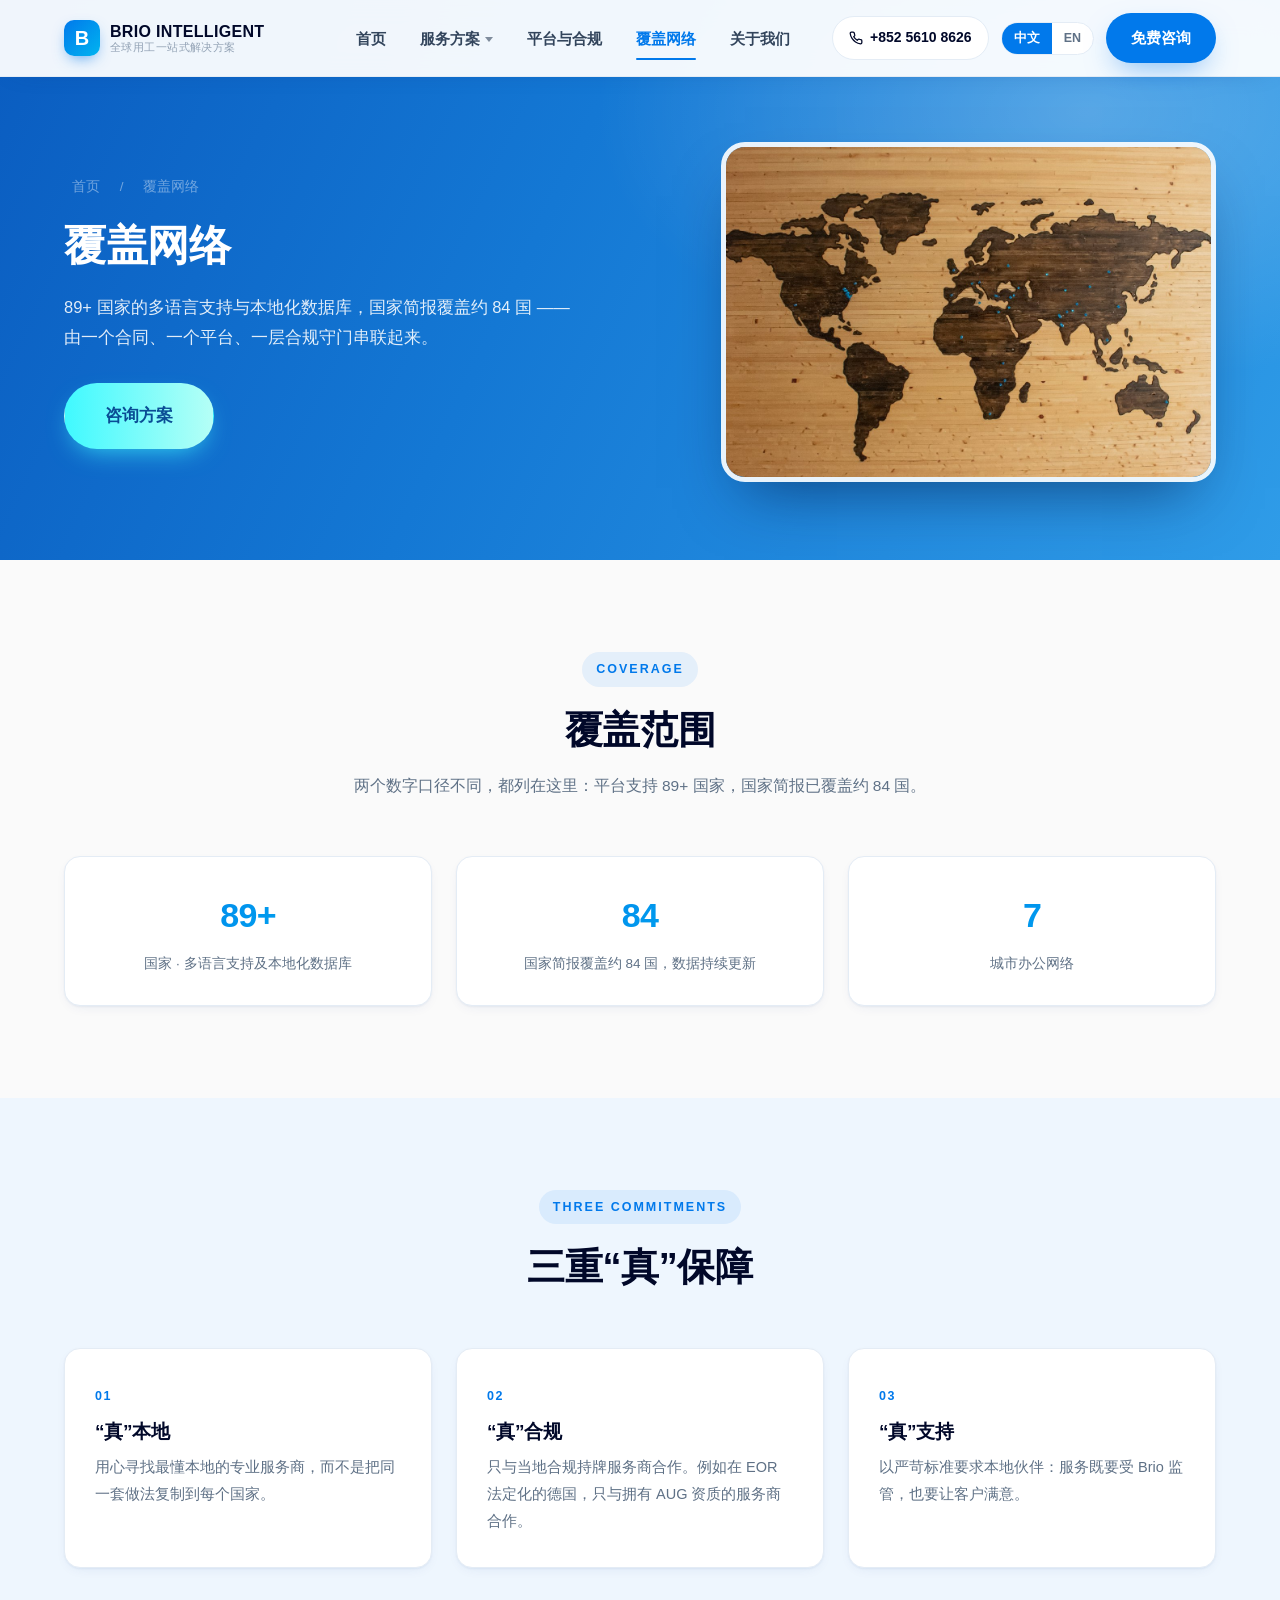
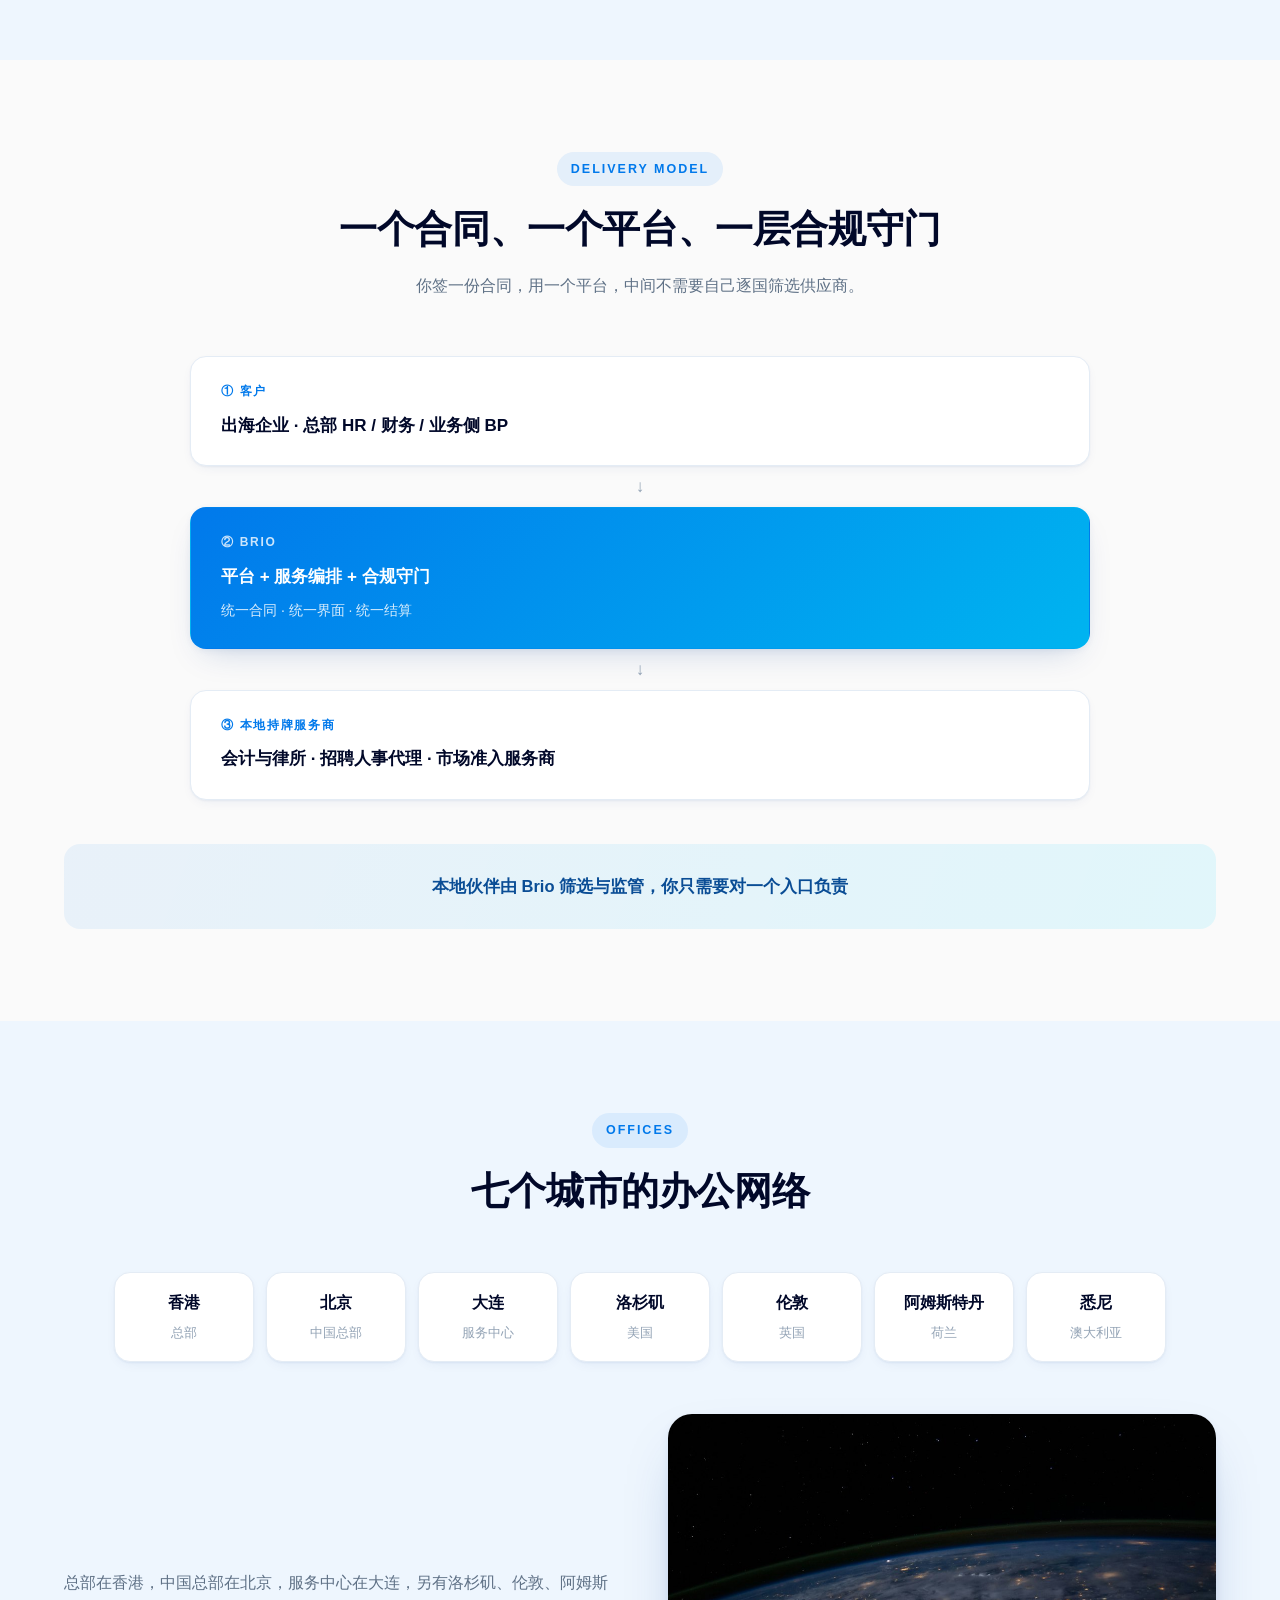
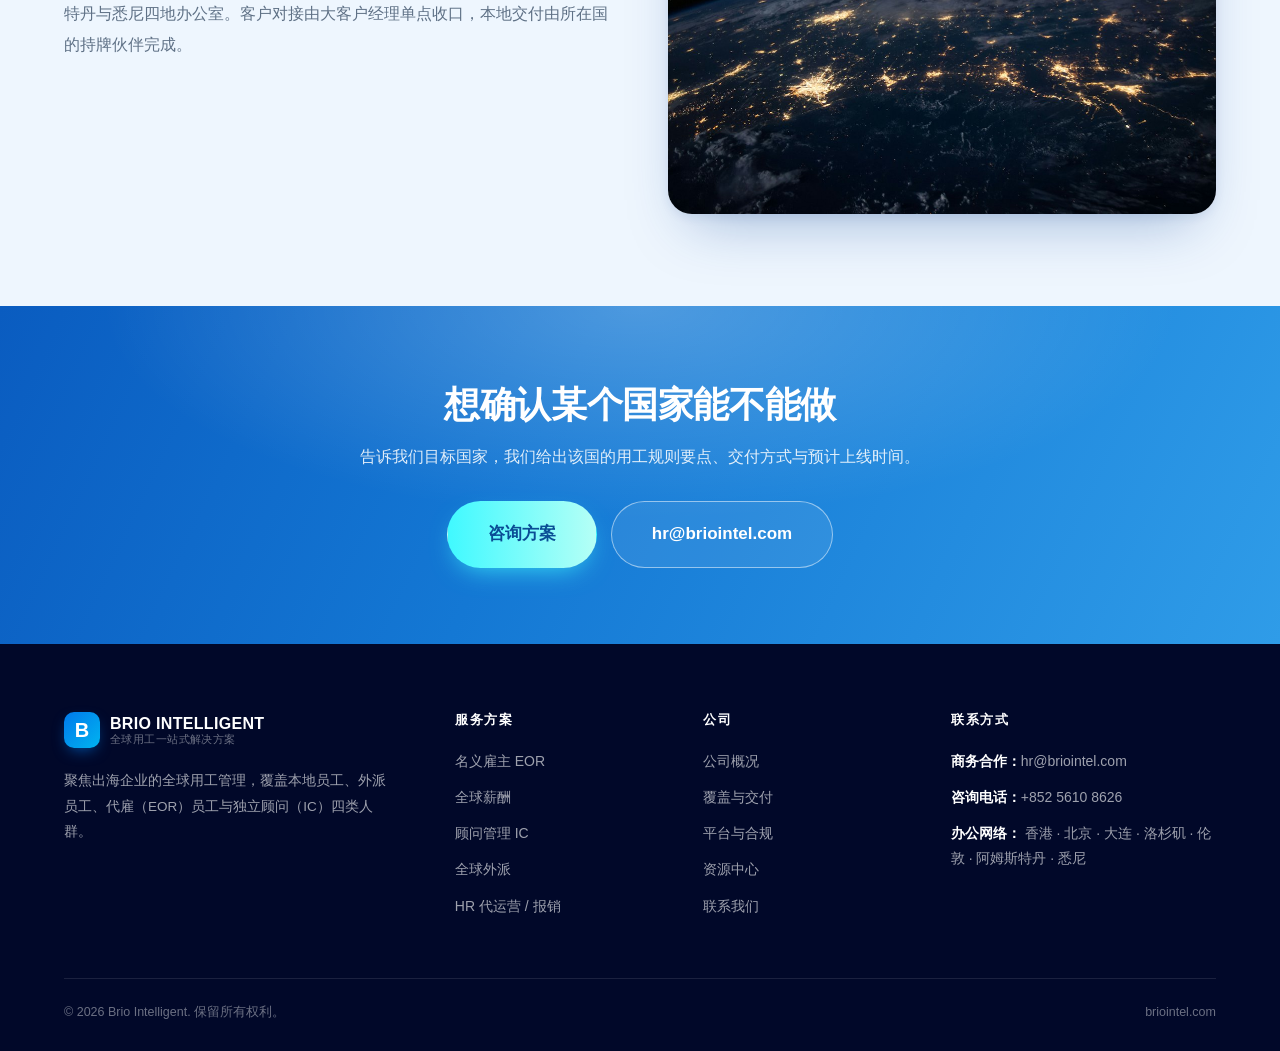
<file: coverage.html>
<!DOCTYPE html>
<html lang="zh-CN" data-lang="zh"
      data-title-zh="覆盖网络 — Brio Intelligent"
      data-title-en="Coverage & Delivery — Brio Intelligent">
<head>
<meta charset="UTF-8">
<meta name="viewport" content="width=device-width,initial-scale=1">
<title>覆盖网络 — Brio Intelligent</title>
<meta name="description" content="89+ 国家多语言支持与本地化数据库，国家简报覆盖约 84 国，由三重「真」保障与一个合同、一个平台、一层合规守门串联，7 城办公网络。">
<link rel="stylesheet" href="/assets/css/style.css">
</head>
<body>

<!-- ===================== 顶栏 ===================== -->
<header class="hdr" id="hdr">
  <div class="wrap hdr__in">
    <a class="logo" href="/">
      <span class="logo__mark">B</span>
      <span class="logo__tx">
        <b>BRIO INTELLIGENT</b>
        <span data-zh>全球用工一站式解决方案</span>
        <span data-en>One-Stop Global Employment</span>
      </span>
    </a>

    <nav class="nav" id="nav">
      <div class="nav__item">
        <a href="/"><span data-zh>首页</span><span data-en>Home</span></a>
      </div>
      <div class="nav__item">
        <a href="/services.html"><span data-zh>服务方案</span><span data-en>Services</span><span class="caret"></span></a>
        <div class="nav__drop">
          <a href="/services/eor.html"><span data-zh>名义雇主 EOR</span><span data-en>Employer of Record</span><small data-zh>无实体合规雇佣</small><small data-en>Hire without an entity</small></a>
          <a href="/services/payroll.html"><span data-zh>全球薪酬</span><span data-en>Global Payroll</span><small data-zh>自有实体薪酬全流程</small><small data-en>Full payroll cycle</small></a>
          <a href="/services/ic.html"><span data-zh>顾问管理 IC</span><span data-en>Contractor Management</span><small data-zh>合规验证与多币种直付</small><small data-en>Vetting &amp; multi-currency payment</small></a>
          <a href="/services/mobility.html"><span data-zh>全球外派</span><span data-en>Global Mobility</span><small data-zh>工签 · 外派税务 · 入境离境</small><small data-en>Permits · tax · immigration</small></a>
          <a href="/services/hro.html"><span data-zh>HR 代运营 / 报销</span><span data-en>HRO / Expenses</span><small data-zh>有实体、缺人手的 HR 与 Payroll</small><small data-en>HR &amp; payroll without the headcount</small></a>
        </div>
      </div>
      <div class="nav__item">
        <a href="/platform.html"><span data-zh>平台与合规</span><span data-en>Platform</span></a>
      </div>
      <div class="nav__item">
        <a href="/coverage.html"><span data-zh>覆盖网络</span><span data-en>Coverage</span></a>
      </div>
      <div class="nav__item">
        <a href="/about.html"><span data-zh>关于我们</span><span data-en>About</span></a>
      </div>
      <div class="nav__cta"><a href="/contact.html"><span data-zh>免费咨询</span><span data-en>Get in Touch</span></a></div>
    </nav>

    <div class="hdr__right">
      <a class="tel-pill" href="tel:+85256108626">
        <svg width="14" height="14" viewBox="0 0 24 24" fill="none" stroke="currentColor" stroke-width="2.2" stroke-linecap="round" stroke-linejoin="round"><path d="M22 16.9v3a2 2 0 0 1-2.2 2 19.8 19.8 0 0 1-8.6-3.1 19.5 19.5 0 0 1-6-6A19.8 19.8 0 0 1 2.1 4.2 2 2 0 0 1 4.1 2h3a2 2 0 0 1 2 1.7c.1 1 .4 1.9.7 2.8a2 2 0 0 1-.4 2.1L8.1 9.9a16 16 0 0 0 6 6l1.3-1.3a2 2 0 0 1 2.1-.5c.9.4 1.8.6 2.8.7a2 2 0 0 1 1.7 2Z"/></svg>
        +852 5610 8626
      </a>
      <div class="lang">
        <button type="button" data-lang="zh" class="on">中文</button><button type="button" data-lang="en">EN</button>
      </div>
      <a class="btn btn--primary btn--sm" href="/contact.html">
        <span data-zh>免费咨询</span><span data-en>Get in Touch</span>
      </a>
      <button class="burger" id="burger" type="button" aria-label="Menu" aria-expanded="false"><span></span></button>
    </div>
  </div>
</header>

<!-- ===================== 子页 Hero ===================== -->
<section class="phero">
  <div class="wrap phero__in">
    <div>
      <div class="crumb">
        <a href="/"><span data-zh>首页</span><span data-en>Home</span></a>
        <span>/</span>
        <span data-zh>覆盖网络</span><span data-en>Coverage &amp; Delivery</span>
      </div>
      <h1 data-zh>覆盖网络</h1>
      <h1 data-en>Coverage &amp; Delivery</h1>
      <p class="phero__sub" data-zh>89+ 国家的多语言支持与本地化数据库，国家简报覆盖约 84 国 —— 由一个合同、一个平台、一层合规守门串联起来。</p>
      <p class="phero__sub" data-en>Multilingual support and localized data across 89+ countries, with country briefs for about 84 — joined up by one contract, one platform and one layer of compliance gatekeeping.</p>
      <div class="phero__cta">
        <a class="btn btn--cyan btn--lg" href="/contact.html"><span data-zh>咨询方案</span><span data-en>Get a Proposal</span></a>
      </div>
    </div>
    <div class="phero__art"><img src="/img/worldmap.jpg" alt="" loading="eager"></div>
  </div>
</section>

<!-- ===================== 覆盖范围 ===================== -->
<section class="sec">
  <div class="wrap">
    <div class="sec-head rv">
      <span class="eyebrow" data-zh>Coverage</span><span class="eyebrow" data-en>Coverage</span>
      <h2 data-zh>覆盖范围</h2>
      <h2 data-en>Where we operate</h2>
      <p class="desc" data-zh>两个数字口径不同，都列在这里：平台支持 89+ 国家，国家简报已覆盖约 84 国。</p>
      <p class="desc" data-en>Two figures, two scopes, both stated: the platform supports 89+ countries, and country briefs now cover about 84.</p>
    </div>
    <div class="grid g3">
      <div class="numstat__i rv"><b>89+</b><span data-zh>国家 · 多语言支持及本地化数据库</span><span data-en>Countries · multilingual support and localized data</span></div>
      <div class="numstat__i rv"><b>84</b><span data-zh>国家简报覆盖约 84 国，数据持续更新</span><span data-en>Country briefs covering about 84, updated continuously</span></div>
      <div class="numstat__i rv"><b>7</b><span data-zh>城市办公网络</span><span data-en>Cities in our office network</span></div>
    </div>
  </div>
</section>

<!-- ===================== 三重真 ===================== -->
<section class="sec sec--blue">
  <div class="wrap">
    <div class="sec-head rv">
      <span class="eyebrow" data-zh>Three Commitments</span><span class="eyebrow" data-en>Three Commitments</span>
      <h2 data-zh>三重“真”保障</h2>
      <h2 data-en>Three commitments we hold to</h2>
    </div>
    <div class="grid g3">
      <div class="card rv">
        <span class="idx">01</span>
        <h3 data-zh>“真”本地</h3><h3 data-en>Really local</h3>
        <p data-zh>用心寻找最懂本地的专业服务商，而不是把同一套做法复制到每个国家。</p>
        <p data-en>We look hard for the provider that knows the local market, rather than copying one playbook into every country.</p>
      </div>
      <div class="card rv">
        <span class="idx">02</span>
        <h3 data-zh>“真”合规</h3><h3 data-en>Really compliant</h3>
        <p data-zh>只与当地合规持牌服务商合作。例如在 EOR 法定化的德国，只与拥有 AUG 资质的服务商合作。</p>
        <p data-en>We work only with licensed, compliant local providers — in Germany, for instance, where EOR is regulated, only those holding an AUG licence.</p>
      </div>
      <div class="card rv">
        <span class="idx">03</span>
        <h3 data-zh>“真”支持</h3><h3 data-en>Really supported</h3>
        <p data-zh>以严苛标准要求本地伙伴：服务既要受 Brio 监管，也要让客户满意。</p>
        <p data-en>Local partners are held to a demanding standard: the service answers to Brio, and it has to satisfy you.</p>
      </div>
    </div>
  </div>
</section>

<!-- ===================== 交付模式 ===================== -->
<section class="sec">
  <div class="wrap">
    <div class="sec-head rv">
      <span class="eyebrow" data-zh>Delivery Model</span><span class="eyebrow" data-en>Delivery Model</span>
      <h2 data-zh>一个合同、一个平台、一层合规守门</h2>
      <h2 data-en>One contract, one platform, one layer of gatekeeping</h2>
      <p class="desc" data-zh>你签一份合同，用一个平台，中间不需要自己逐国筛选供应商。</p>
      <p class="desc" data-en>You sign one contract and use one platform — no need to screen suppliers country by country yourself.</p>
    </div>
    <div class="flow rv">
      <div class="layer">
        <div class="layer__k" data-zh>① 客户</div><div class="layer__k" data-en>① Client</div>
        <div class="layer__t" data-zh>出海企业 · 总部 HR / 财务 / 业务侧 BP</div>
        <div class="layer__t" data-en>The expanding company · HQ HR / finance / business BP</div>
      </div>
      <div class="down">↓</div>
      <div class="layer layer--hi">
        <div class="layer__k" data-zh>② Brio</div><div class="layer__k" data-en>② Brio</div>
        <div class="layer__t" data-zh>平台 + 服务编排 + 合规守门</div>
        <div class="layer__t" data-en>Platform + service orchestration + compliance gatekeeping</div>
        <div class="layer__d" data-zh>统一合同 · 统一界面 · 统一结算</div><div class="layer__d" data-en>One contract · one interface · one settlement</div>
      </div>
      <div class="down">↓</div>
      <div class="layer">
        <div class="layer__k" data-zh>③ 本地持牌服务商</div><div class="layer__k" data-en>③ Licensed local providers</div>
        <div class="layer__t" data-zh>会计与律所 · 招聘人事代理 · 市场准入服务商</div>
        <div class="layer__t" data-en>Accountants and law firms · staffing and HR agents · market-entry advisers</div>
      </div>
    </div>
    <div class="quote quote--center rv">
      <span data-zh>本地伙伴由 Brio 筛选与监管，你只需要对一个入口负责</span>
      <span data-en>Local partners are screened and supervised by Brio — you answer to a single entry point.</span>
    </div>
  </div>
</section>

<!-- ===================== 办公网络 ===================== -->
<section class="sec sec--blue">
  <div class="wrap">
    <div class="sec-head rv">
      <span class="eyebrow" data-zh>Offices</span><span class="eyebrow" data-en>Offices</span>
      <h2 data-zh>七个城市的办公网络</h2>
      <h2 data-en>Seven offices</h2>
    </div>
    <div class="cities">
        <div class="city"><b><span data-zh>香港</span><span data-en>Hong Kong</span></b><span data-zh>总部</span><span data-en>HQ</span></div>
        <div class="city"><b><span data-zh>北京</span><span data-en>Beijing</span></b><span data-zh>中国总部</span><span data-en>China HQ</span></div>
        <div class="city"><b><span data-zh>大连</span><span data-en>Dalian</span></b><span data-zh>服务中心</span><span data-en>Service centre</span></div>
        <div class="city"><b><span data-zh>洛杉矶</span><span data-en>Los Angeles</span></b><span data-zh>美国</span><span data-en>USA</span></div>
        <div class="city"><b><span data-zh>伦敦</span><span data-en>London</span></b><span data-zh>英国</span><span data-en>UK</span></div>
        <div class="city"><b><span data-zh>阿姆斯特丹</span><span data-en>Amsterdam</span></b><span data-zh>荷兰</span><span data-en>Netherlands</span></div>
        <div class="city"><b><span data-zh>悉尼</span><span data-en>Sydney</span></b><span data-zh>澳大利亚</span><span data-en>Australia</span></div>
    </div>
    <div class="split split--rev" style="margin-top:52px">
      <div class="split__art rv"><img src="/img/globe.jpg" alt="" loading="lazy"></div>
      <div class="rv">
        <p style="color:var(--muted); line-height:1.95; font-size:16px" data-zh>总部在香港，中国总部在北京，服务中心在大连，另有洛杉矶、伦敦、阿姆斯特丹与悉尼四地办公室。客户对接由大客户经理单点收口，本地交付由所在国的持牌伙伴完成。</p>
        <p style="color:var(--muted); line-height:1.95; font-size:16px" data-en>Headquartered in Hong Kong, with the China head office in Beijing and a service centre in Dalian, plus offices in Los Angeles, London, Amsterdam and Sydney. Client contact runs through a single account manager; local delivery is carried out by licensed partners in-country.</p>
      </div>
    </div>
  </div>
</section>

<!-- ===================== CTA ===================== -->
<section class="cta">
  <div class="wrap cta__in">
    <h2 data-zh>想确认某个国家能不能做</h2>
    <h2 data-en>Check whether we cover your country</h2>
    <p data-zh>告诉我们目标国家，我们给出该国的用工规则要点、交付方式与预计上线时间。</p>
    <p data-en>Tell us the countries you are targeting — we will come back with the local employment rules, how we deliver there, and how fast you can start.</p>
    <div class="cta__btns">
      <a class="btn btn--cyan btn--lg" href="/contact.html"><span data-zh>咨询方案</span><span data-en>Get a Proposal</span></a>
      <a class="btn btn--ghost btn--lg" href="mailto:hr@briointel.com">hr@briointel.com</a>
    </div>
  </div>
</section>

<!-- ===================== 页脚 ===================== -->
<footer class="ftr">
  <div class="wrap">
    <div class="ftr__top">
      <div class="ftr__brand">
        <div class="logo">
          <span class="logo__mark">B</span>
          <span class="logo__tx">
            <b>BRIO INTELLIGENT</b>
            <span data-zh>全球用工一站式解决方案</span>
            <span data-en>One-Stop Global Employment</span>
          </span>
        </div>
        <p data-zh>聚焦出海企业的全球用工管理，覆盖本地员工、外派员工、代雇（EOR）员工与独立顾问（IC）四类人群。</p>
        <p data-en>Focused on global employment management for overseas-expanding companies, covering local employees, assignees, EOR employees and independent contractors.</p>
      </div>

      <div>
        <h4 data-zh>服务方案</h4><h4 data-en>Services</h4>
        <ul>
          <li><a href="/services/eor.html"><span data-zh>名义雇主 EOR</span><span data-en>Employer of Record</span></a></li>
          <li><a href="/services/payroll.html"><span data-zh>全球薪酬</span><span data-en>Global Payroll</span></a></li>
          <li><a href="/services/ic.html"><span data-zh>顾问管理 IC</span><span data-en>Contractor Management</span></a></li>
          <li><a href="/services/mobility.html"><span data-zh>全球外派</span><span data-en>Global Mobility</span></a></li>
          <li><a href="/services/hro.html"><span data-zh>HR 代运营 / 报销</span><span data-en>HRO / Expenses</span></a></li>
        </ul>
      </div>

      <div>
        <h4 data-zh>公司</h4><h4 data-en>Company</h4>
        <ul>
          <li><a href="/about.html"><span data-zh>公司概况</span><span data-en>Overview</span></a></li>
          <li><a href="/coverage.html"><span data-zh>覆盖与交付</span><span data-en>Coverage &amp; Delivery</span></a></li>
          <li><a href="/platform.html"><span data-zh>平台与合规</span><span data-en>Platform &amp; Compliance</span></a></li>
          <li><a href="/resource.html"><span data-zh>资源中心</span><span data-en>Resource Centre</span></a></li>
          <li><a href="/contact.html"><span data-zh>联系我们</span><span data-en>Contact</span></a></li>
        </ul>
      </div>

      <div class="ftr__contact">
        <h4 data-zh>联系方式</h4><h4 data-en>Contact</h4>
        <ul>
          <li><b data-zh>商务合作：</b><b data-en>Business enquiries: </b><a href="mailto:hr@briointel.com">hr@briointel.com</a></li>
          <li><b data-zh>咨询电话：</b><b data-en>Phone: </b><a href="tel:+85256108626">+852 5610 8626</a></li>
          <li>
            <b data-zh>办公网络：</b><b data-en>Offices: </b>
            <span data-zh>香港 · 北京 · 大连 · 洛杉矶 · 伦敦 · 阿姆斯特丹 · 悉尼</span>
            <span data-en>Hong Kong · Beijing · Dalian · Los Angeles · London · Amsterdam · Sydney</span>
          </li>
        </ul>
      </div>
    </div>

    <div class="ftr__bottom">
      <span>© <span data-year>2026</span> Brio Intelligent. <span data-zh>保留所有权利。</span><span data-en>All rights reserved.</span></span>
      <span>briointel.com</span>
    </div>
  </div>
</footer>

<script src="/assets/js/main.js"></script>
</body>
</html>
</file>
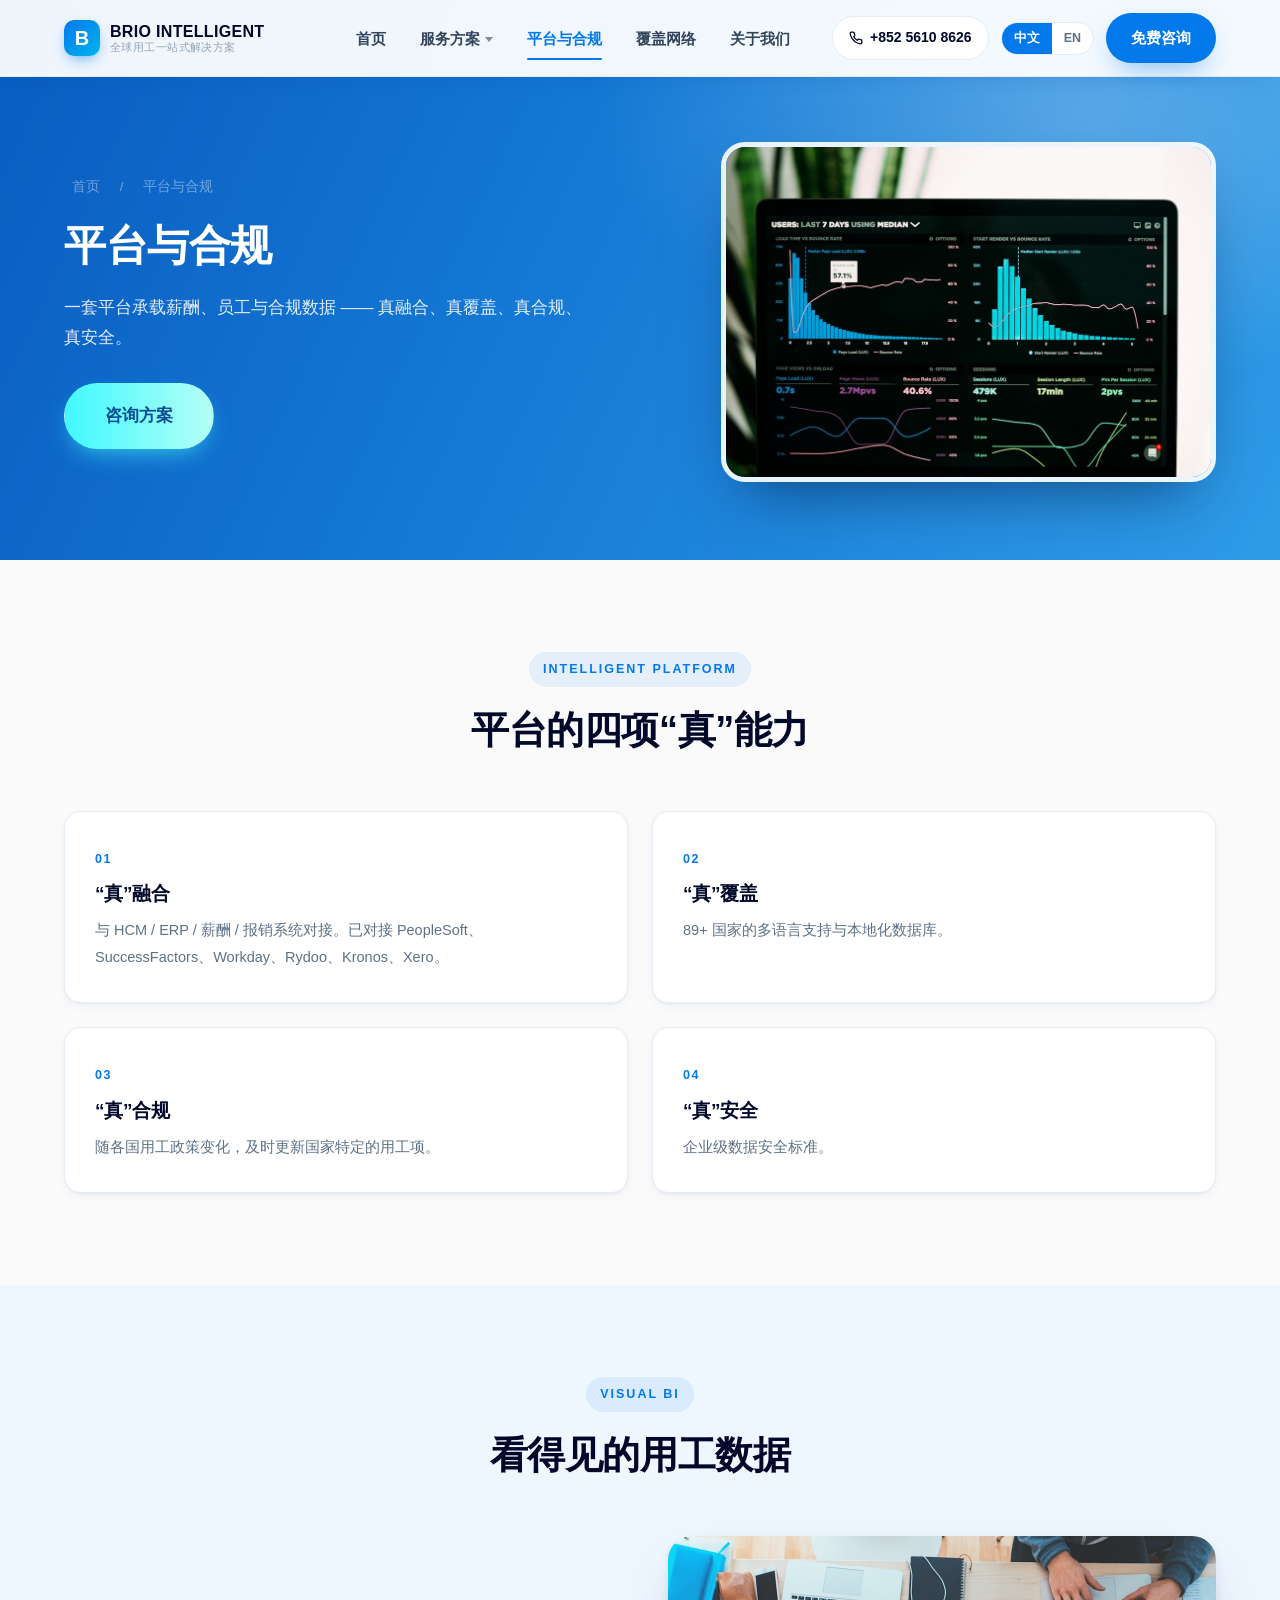
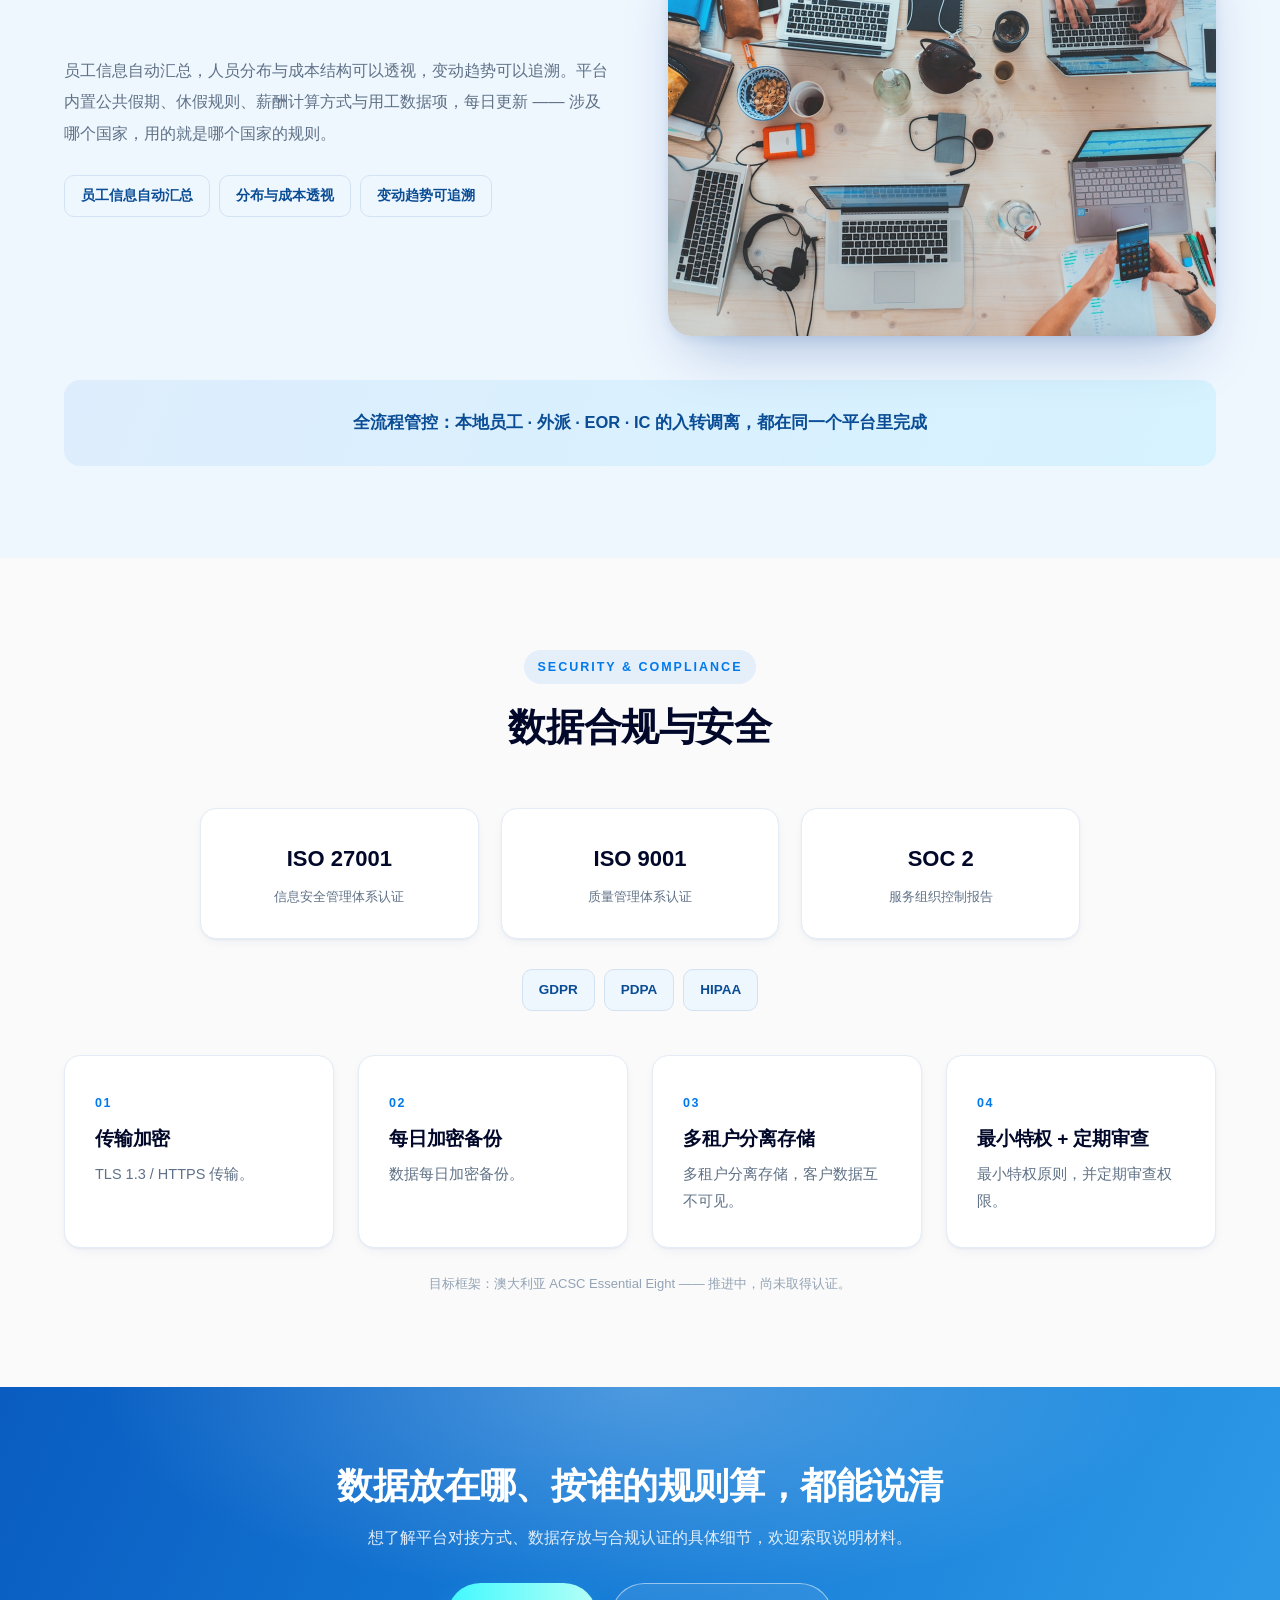
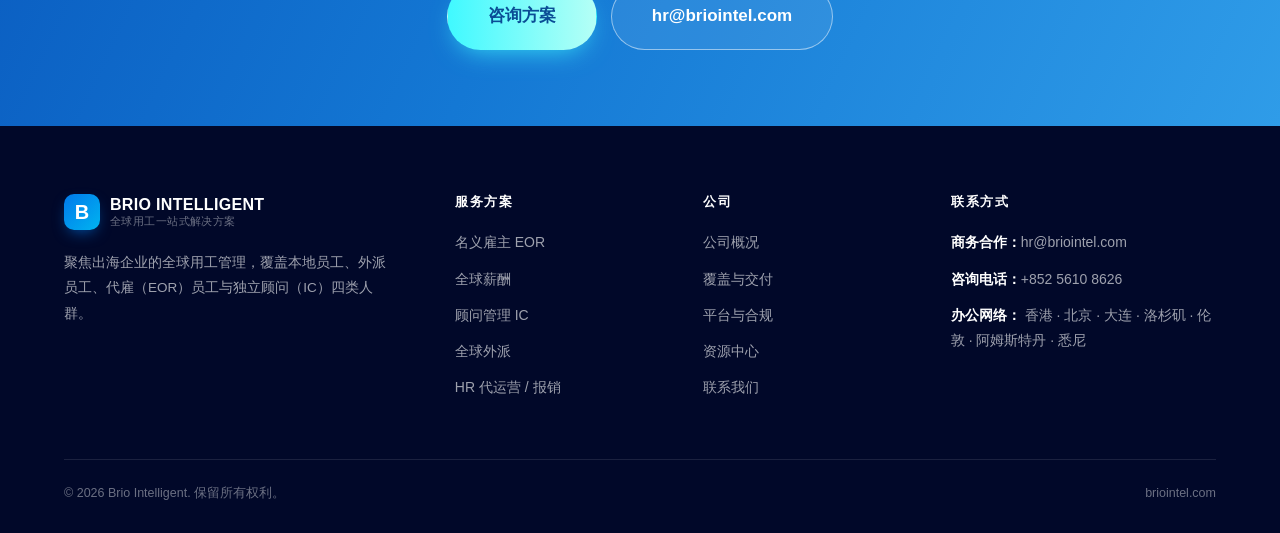
<file: platform.html>
<!DOCTYPE html>
<html lang="zh-CN" data-lang="zh"
      data-title-zh="平台与合规 — Brio Intelligent"
      data-title-en="Platform & Compliance — Brio Intelligent">
<head>
<meta charset="UTF-8">
<meta name="viewport" content="width=device-width,initial-scale=1">
<title>平台与合规 — Brio Intelligent</title>
<meta name="description" content="一套平台承载薪酬、员工与合规数据：真融合、真覆盖、真合规、真安全，配可视化 BI 与全流程管控，并通过 ISO 27001、ISO 9001、SOC 2 认证。">
<link rel="stylesheet" href="/assets/css/style.css">
</head>
<body>

<!-- ===================== 顶栏 ===================== -->
<header class="hdr" id="hdr">
  <div class="wrap hdr__in">
    <a class="logo" href="/">
      <span class="logo__mark">B</span>
      <span class="logo__tx">
        <b>BRIO INTELLIGENT</b>
        <span data-zh>全球用工一站式解决方案</span>
        <span data-en>One-Stop Global Employment</span>
      </span>
    </a>

    <nav class="nav" id="nav">
      <div class="nav__item">
        <a href="/"><span data-zh>首页</span><span data-en>Home</span></a>
      </div>
      <div class="nav__item">
        <a href="/services.html"><span data-zh>服务方案</span><span data-en>Services</span><span class="caret"></span></a>
        <div class="nav__drop">
          <a href="/services/eor.html"><span data-zh>名义雇主 EOR</span><span data-en>Employer of Record</span><small data-zh>无实体合规雇佣</small><small data-en>Hire without an entity</small></a>
          <a href="/services/payroll.html"><span data-zh>全球薪酬</span><span data-en>Global Payroll</span><small data-zh>自有实体薪酬全流程</small><small data-en>Full payroll cycle</small></a>
          <a href="/services/ic.html"><span data-zh>顾问管理 IC</span><span data-en>Contractor Management</span><small data-zh>合规验证与多币种直付</small><small data-en>Vetting &amp; multi-currency payment</small></a>
          <a href="/services/mobility.html"><span data-zh>全球外派</span><span data-en>Global Mobility</span><small data-zh>工签 · 外派税务 · 入境离境</small><small data-en>Permits · tax · immigration</small></a>
          <a href="/services/hro.html"><span data-zh>HR 代运营 / 报销</span><span data-en>HRO / Expenses</span><small data-zh>有实体、缺人手的 HR 与 Payroll</small><small data-en>HR &amp; payroll without the headcount</small></a>
        </div>
      </div>
      <div class="nav__item">
        <a href="/platform.html"><span data-zh>平台与合规</span><span data-en>Platform</span></a>
      </div>
      <div class="nav__item">
        <a href="/coverage.html"><span data-zh>覆盖网络</span><span data-en>Coverage</span></a>
      </div>
      <div class="nav__item">
        <a href="/about.html"><span data-zh>关于我们</span><span data-en>About</span></a>
      </div>
      <div class="nav__cta"><a href="/contact.html"><span data-zh>免费咨询</span><span data-en>Get in Touch</span></a></div>
    </nav>

    <div class="hdr__right">
      <a class="tel-pill" href="tel:+85256108626">
        <svg width="14" height="14" viewBox="0 0 24 24" fill="none" stroke="currentColor" stroke-width="2.2" stroke-linecap="round" stroke-linejoin="round"><path d="M22 16.9v3a2 2 0 0 1-2.2 2 19.8 19.8 0 0 1-8.6-3.1 19.5 19.5 0 0 1-6-6A19.8 19.8 0 0 1 2.1 4.2 2 2 0 0 1 4.1 2h3a2 2 0 0 1 2 1.7c.1 1 .4 1.9.7 2.8a2 2 0 0 1-.4 2.1L8.1 9.9a16 16 0 0 0 6 6l1.3-1.3a2 2 0 0 1 2.1-.5c.9.4 1.8.6 2.8.7a2 2 0 0 1 1.7 2Z"/></svg>
        +852 5610 8626
      </a>
      <div class="lang">
        <button type="button" data-lang="zh" class="on">中文</button><button type="button" data-lang="en">EN</button>
      </div>
      <a class="btn btn--primary btn--sm" href="/contact.html">
        <span data-zh>免费咨询</span><span data-en>Get in Touch</span>
      </a>
      <button class="burger" id="burger" type="button" aria-label="Menu" aria-expanded="false"><span></span></button>
    </div>
  </div>
</header>

<!-- ===================== 子页 Hero ===================== -->
<section class="phero">
  <div class="wrap phero__in">
    <div>
      <div class="crumb">
        <a href="/"><span data-zh>首页</span><span data-en>Home</span></a>
        <span>/</span>
        <span data-zh>平台与合规</span><span data-en>Platform &amp; Compliance</span>
      </div>
      <h1 data-zh>平台与合规</h1>
      <h1 data-en>Platform &amp; Compliance</h1>
      <p class="phero__sub" data-zh>一套平台承载薪酬、员工与合规数据 —— 真融合、真覆盖、真合规、真安全。</p>
      <p class="phero__sub" data-en>One platform carrying payroll, people and compliance data — real integration, real coverage, real compliance, real security.</p>
      <div class="phero__cta">
        <a class="btn btn--cyan btn--lg" href="/contact.html"><span data-zh>咨询方案</span><span data-en>Get a Proposal</span></a>
      </div>
    </div>
    <div class="phero__art"><img src="/img/platform-bi.jpg" alt="" loading="eager"></div>
  </div>
</section>

<!-- ===================== 四项真 ===================== -->
<section class="sec">
  <div class="wrap">
    <div class="sec-head rv">
      <span class="eyebrow" data-zh>Intelligent Platform</span><span class="eyebrow" data-en>Intelligent Platform</span>
      <h2 data-zh>平台的四项“真”能力</h2>
      <h2 data-en>Four things the platform really does</h2>
    </div>
    <div class="grid g2">
      <div class="card rv">
        <span class="idx">01</span>
        <h3 data-zh>“真”融合</h3><h3 data-en>Real integration</h3>
        <p data-zh>与 HCM / ERP / 薪酬 / 报销系统对接。已对接 PeopleSoft、SuccessFactors、Workday、Rydoo、Kronos、Xero。</p>
        <p data-en>Connects to your HCM, ERP, payroll and expense systems. Already integrated with PeopleSoft, SuccessFactors, Workday, Rydoo, Kronos and Xero.</p>
      </div>
      <div class="card rv">
        <span class="idx">02</span>
        <h3 data-zh>“真”覆盖</h3><h3 data-en>Real coverage</h3>
        <p data-zh>89+ 国家的多语言支持与本地化数据库。</p>
        <p data-en>Multilingual support and localized data across 89+ countries.</p>
      </div>
      <div class="card rv">
        <span class="idx">03</span>
        <h3 data-zh>“真”合规</h3><h3 data-en>Real compliance</h3>
        <p data-zh>随各国用工政策变化，及时更新国家特定的用工项。</p>
        <p data-en>Country-specific employment items updated as each market’s rules change.</p>
      </div>
      <div class="card rv">
        <span class="idx">04</span>
        <h3 data-zh>“真”安全</h3><h3 data-en>Real security</h3>
        <p data-zh>企业级数据安全标准。</p>
        <p data-en>Enterprise-grade data security standards.</p>
      </div>
    </div>
  </div>
</section>

<!-- ===================== BI 与全流程 ===================== -->
<section class="sec sec--blue">
  <div class="wrap">
    <div class="sec-head rv">
      <span class="eyebrow" data-zh>Visual BI</span><span class="eyebrow" data-en>Visual BI</span>
      <h2 data-zh>看得见的用工数据</h2>
      <h2 data-en>Employment data you can actually see</h2>
    </div>
    <div class="split split--rev">
      <div class="split__art rv"><img src="/img/team-laptops.jpg" alt="" loading="lazy"></div>
      <div class="rv">
        <p style="color:var(--muted); line-height:1.95; font-size:16px" data-zh>员工信息自动汇总，人员分布与成本结构可以透视，变动趋势可以追溯。平台内置公共假期、休假规则、薪酬计算方式与用工数据项，每日更新 —— 涉及哪个国家，用的就是哪个国家的规则。</p>
        <p style="color:var(--muted); line-height:1.95; font-size:16px" data-en>Employee data is aggregated automatically, so you can see how people are distributed and where cost sits, and trace how both change over time. Public holidays, leave rules, payroll calculation methods and employment data fields are built in and updated daily — whichever country you are in, you are on that country’s rules.</p>
        <div class="tags" style="margin-top:26px">
          <span class="tag" data-zh>员工信息自动汇总</span><span class="tag" data-en>Automated aggregation</span>
          <span class="tag" data-zh>分布与成本透视</span><span class="tag" data-en>Distribution and cost visibility</span>
          <span class="tag" data-zh>变动趋势可追溯</span><span class="tag" data-en>Trend traceability</span>
        </div>
      </div>
    </div>
    <div class="quote quote--center rv">
      <span data-zh>全流程管控：本地员工 · 外派 · EOR · IC 的入转调离，都在同一个平台里完成</span>
      <span data-en>Full-cycle control: local employees, assignees, EOR employees and contractors — hire to exit, all in the same platform.</span>
    </div>
  </div>
</section>

<!-- ===================== 数据合规与安全 ===================== -->
<section class="sec">
  <div class="wrap">
    <div class="sec-head rv">
      <span class="eyebrow" data-zh>Security & Compliance</span><span class="eyebrow" data-en>Security & Compliance</span>
      <h2 data-zh>数据合规与安全</h2>
      <h2 data-en>Data compliance and security</h2>
    </div>
    <div class="badges">
      <div class="badge rv"><b>ISO 27001</b><span data-zh>信息安全管理体系认证</span><span data-en>Information security management</span></div>
      <div class="badge rv"><b>ISO 9001</b><span data-zh>质量管理体系认证</span><span data-en>Quality management system</span></div>
      <div class="badge rv"><b>SOC 2</b><span data-zh>服务组织控制报告</span><span data-en>Service organization controls</span></div>
    </div>

    <div class="tags" style="justify-content:center; margin-top:30px">
      <span class="tag" data-zh>GDPR</span><span class="tag" data-en>GDPR</span>
      <span class="tag" data-zh>PDPA</span><span class="tag" data-en>PDPA</span>
      <span class="tag" data-zh>HIPAA</span><span class="tag" data-en>HIPAA</span>
    </div>

    <div class="grid g4" style="margin-top:44px">
      <div class="card rv">
        <span class="idx">01</span>
        <h3 data-zh>传输加密</h3><h3 data-en>Encrypted in transit</h3>
        <p data-zh>TLS 1.3 / HTTPS 传输。</p>
        <p data-en>TLS 1.3 over HTTPS.</p>
      </div>
      <div class="card rv">
        <span class="idx">02</span>
        <h3 data-zh>每日加密备份</h3><h3 data-en>Daily encrypted backups</h3>
        <p data-zh>数据每日加密备份。</p>
        <p data-en>Backed up daily, encrypted.</p>
      </div>
      <div class="card rv">
        <span class="idx">03</span>
        <h3 data-zh>多租户分离存储</h3><h3 data-en>Separated storage</h3>
        <p data-zh>多租户分离存储，客户数据互不可见。</p>
        <p data-en>Multi-tenant data kept separate — no client sees another’s.</p>
      </div>
      <div class="card rv">
        <span class="idx">04</span>
        <h3 data-zh>最小特权 + 定期审查</h3><h3 data-en>Least privilege</h3>
        <p data-zh>最小特权原则，并定期审查权限。</p>
        <p data-en>Least-privilege access, reviewed on a regular cycle.</p>
      </div>
    </div>

    <p style="margin-top:24px; text-align:center; font-size:13px; color:var(--muted-2)" data-zh>目标框架：澳大利亚 ACSC Essential Eight —— 推进中，尚未取得认证。</p>
    <p style="margin-top:24px; text-align:center; font-size:13px; color:var(--muted-2)" data-en>Target framework: ACSC Essential Eight (Australia) — in progress, not yet certified.</p>
  </div>
</section>

<!-- ===================== CTA ===================== -->
<section class="cta">
  <div class="wrap cta__in">
    <h2 data-zh>数据放在哪、按谁的规则算，都能说清</h2>
    <h2 data-en>Where the data lives, whose rules apply</h2>
    <p data-zh>想了解平台对接方式、数据存放与合规认证的具体细节，欢迎索取说明材料。</p>
    <p data-en>If you want the detail on integrations, data residency or our certifications, ask us for the documentation.</p>
    <div class="cta__btns">
      <a class="btn btn--cyan btn--lg" href="/contact.html"><span data-zh>咨询方案</span><span data-en>Get a Proposal</span></a>
      <a class="btn btn--ghost btn--lg" href="mailto:hr@briointel.com">hr@briointel.com</a>
    </div>
  </div>
</section>

<!-- ===================== 页脚 ===================== -->
<footer class="ftr">
  <div class="wrap">
    <div class="ftr__top">
      <div class="ftr__brand">
        <div class="logo">
          <span class="logo__mark">B</span>
          <span class="logo__tx">
            <b>BRIO INTELLIGENT</b>
            <span data-zh>全球用工一站式解决方案</span>
            <span data-en>One-Stop Global Employment</span>
          </span>
        </div>
        <p data-zh>聚焦出海企业的全球用工管理，覆盖本地员工、外派员工、代雇（EOR）员工与独立顾问（IC）四类人群。</p>
        <p data-en>Focused on global employment management for overseas-expanding companies, covering local employees, assignees, EOR employees and independent contractors.</p>
      </div>

      <div>
        <h4 data-zh>服务方案</h4><h4 data-en>Services</h4>
        <ul>
          <li><a href="/services/eor.html"><span data-zh>名义雇主 EOR</span><span data-en>Employer of Record</span></a></li>
          <li><a href="/services/payroll.html"><span data-zh>全球薪酬</span><span data-en>Global Payroll</span></a></li>
          <li><a href="/services/ic.html"><span data-zh>顾问管理 IC</span><span data-en>Contractor Management</span></a></li>
          <li><a href="/services/mobility.html"><span data-zh>全球外派</span><span data-en>Global Mobility</span></a></li>
          <li><a href="/services/hro.html"><span data-zh>HR 代运营 / 报销</span><span data-en>HRO / Expenses</span></a></li>
        </ul>
      </div>

      <div>
        <h4 data-zh>公司</h4><h4 data-en>Company</h4>
        <ul>
          <li><a href="/about.html"><span data-zh>公司概况</span><span data-en>Overview</span></a></li>
          <li><a href="/coverage.html"><span data-zh>覆盖与交付</span><span data-en>Coverage &amp; Delivery</span></a></li>
          <li><a href="/platform.html"><span data-zh>平台与合规</span><span data-en>Platform &amp; Compliance</span></a></li>
          <li><a href="/resource.html"><span data-zh>资源中心</span><span data-en>Resource Centre</span></a></li>
          <li><a href="/contact.html"><span data-zh>联系我们</span><span data-en>Contact</span></a></li>
        </ul>
      </div>

      <div class="ftr__contact">
        <h4 data-zh>联系方式</h4><h4 data-en>Contact</h4>
        <ul>
          <li><b data-zh>商务合作：</b><b data-en>Business enquiries: </b><a href="mailto:hr@briointel.com">hr@briointel.com</a></li>
          <li><b data-zh>咨询电话：</b><b data-en>Phone: </b><a href="tel:+85256108626">+852 5610 8626</a></li>
          <li>
            <b data-zh>办公网络：</b><b data-en>Offices: </b>
            <span data-zh>香港 · 北京 · 大连 · 洛杉矶 · 伦敦 · 阿姆斯特丹 · 悉尼</span>
            <span data-en>Hong Kong · Beijing · Dalian · Los Angeles · London · Amsterdam · Sydney</span>
          </li>
        </ul>
      </div>
    </div>

    <div class="ftr__bottom">
      <span>© <span data-year>2026</span> Brio Intelligent. <span data-zh>保留所有权利。</span><span data-en>All rights reserved.</span></span>
      <span>briointel.com</span>
    </div>
  </div>
</footer>

<script src="/assets/js/main.js"></script>
</body>
</html>
</file>
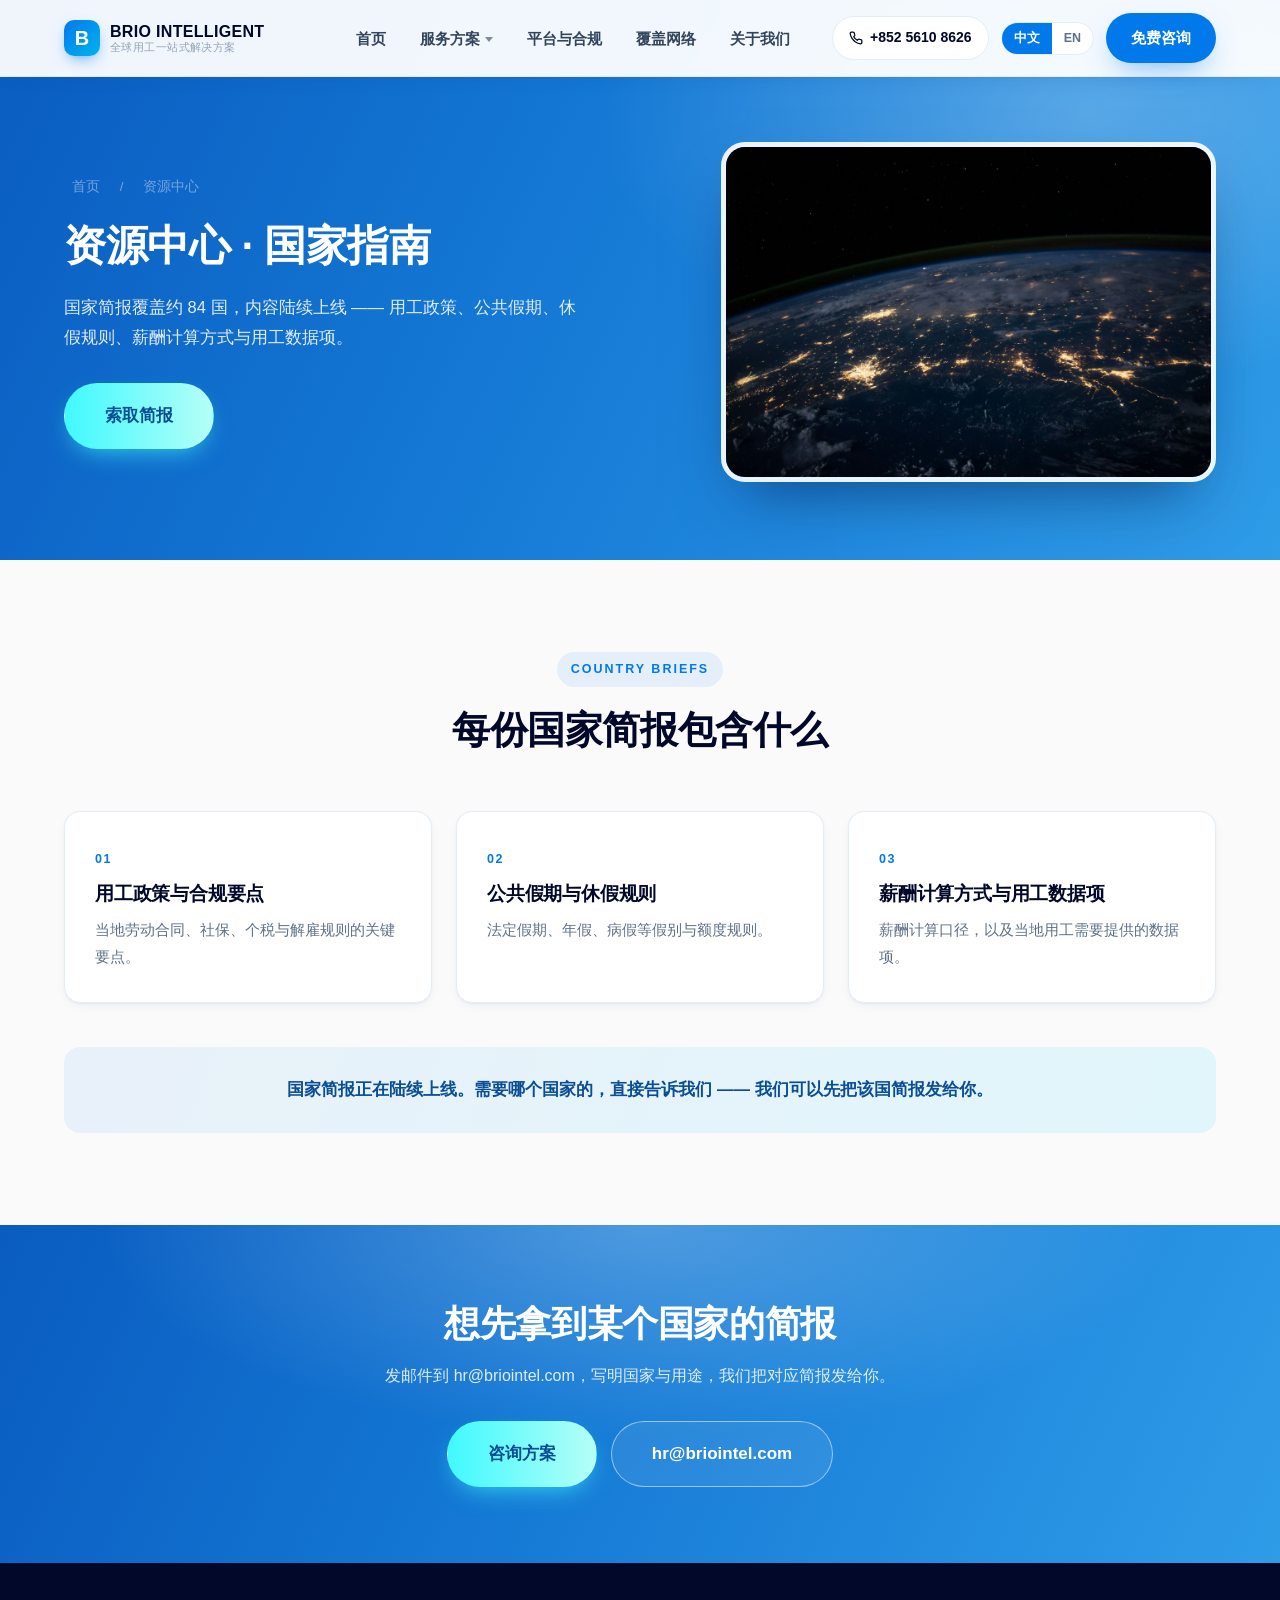
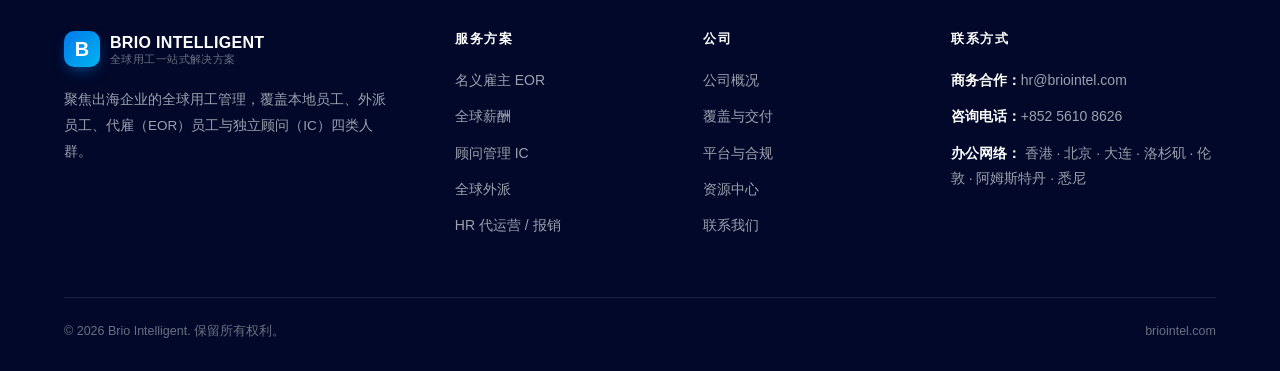
<file: resource.html>
<!DOCTYPE html>
<html lang="zh-CN" data-lang="zh"
      data-title-zh="资源中心 · 国家指南 — Brio Intelligent"
      data-title-en="Resource Centre · Country Guides — Brio Intelligent">
<head>
<meta charset="UTF-8">
<meta name="viewport" content="width=device-width,initial-scale=1">
<title>资源中心 · 国家指南 — Brio Intelligent</title>
<meta name="description" content="国家简报覆盖约 84 国，内容陆续上线：用工政策与合规要点、公共假期与休假规则、薪酬计算方式与用工数据项。需要哪个国家的简报可直接索取。">
<link rel="stylesheet" href="/assets/css/style.css">
</head>
<body>

<!-- ===================== 顶栏 ===================== -->
<header class="hdr" id="hdr">
  <div class="wrap hdr__in">
    <a class="logo" href="/">
      <span class="logo__mark">B</span>
      <span class="logo__tx">
        <b>BRIO INTELLIGENT</b>
        <span data-zh>全球用工一站式解决方案</span>
        <span data-en>One-Stop Global Employment</span>
      </span>
    </a>

    <nav class="nav" id="nav">
      <div class="nav__item">
        <a href="/"><span data-zh>首页</span><span data-en>Home</span></a>
      </div>
      <div class="nav__item">
        <a href="/services.html"><span data-zh>服务方案</span><span data-en>Services</span><span class="caret"></span></a>
        <div class="nav__drop">
          <a href="/services/eor.html"><span data-zh>名义雇主 EOR</span><span data-en>Employer of Record</span><small data-zh>无实体合规雇佣</small><small data-en>Hire without an entity</small></a>
          <a href="/services/payroll.html"><span data-zh>全球薪酬</span><span data-en>Global Payroll</span><small data-zh>自有实体薪酬全流程</small><small data-en>Full payroll cycle</small></a>
          <a href="/services/ic.html"><span data-zh>顾问管理 IC</span><span data-en>Contractor Management</span><small data-zh>合规验证与多币种直付</small><small data-en>Vetting &amp; multi-currency payment</small></a>
          <a href="/services/mobility.html"><span data-zh>全球外派</span><span data-en>Global Mobility</span><small data-zh>工签 · 外派税务 · 入境离境</small><small data-en>Permits · tax · immigration</small></a>
          <a href="/services/hro.html"><span data-zh>HR 代运营 / 报销</span><span data-en>HRO / Expenses</span><small data-zh>有实体、缺人手的 HR 与 Payroll</small><small data-en>HR &amp; payroll without the headcount</small></a>
        </div>
      </div>
      <div class="nav__item">
        <a href="/platform.html"><span data-zh>平台与合规</span><span data-en>Platform</span></a>
      </div>
      <div class="nav__item">
        <a href="/coverage.html"><span data-zh>覆盖网络</span><span data-en>Coverage</span></a>
      </div>
      <div class="nav__item">
        <a href="/about.html"><span data-zh>关于我们</span><span data-en>About</span></a>
      </div>
      <div class="nav__cta"><a href="/contact.html"><span data-zh>免费咨询</span><span data-en>Get in Touch</span></a></div>
    </nav>

    <div class="hdr__right">
      <a class="tel-pill" href="tel:+85256108626">
        <svg width="14" height="14" viewBox="0 0 24 24" fill="none" stroke="currentColor" stroke-width="2.2" stroke-linecap="round" stroke-linejoin="round"><path d="M22 16.9v3a2 2 0 0 1-2.2 2 19.8 19.8 0 0 1-8.6-3.1 19.5 19.5 0 0 1-6-6A19.8 19.8 0 0 1 2.1 4.2 2 2 0 0 1 4.1 2h3a2 2 0 0 1 2 1.7c.1 1 .4 1.9.7 2.8a2 2 0 0 1-.4 2.1L8.1 9.9a16 16 0 0 0 6 6l1.3-1.3a2 2 0 0 1 2.1-.5c.9.4 1.8.6 2.8.7a2 2 0 0 1 1.7 2Z"/></svg>
        +852 5610 8626
      </a>
      <div class="lang">
        <button type="button" data-lang="zh" class="on">中文</button><button type="button" data-lang="en">EN</button>
      </div>
      <a class="btn btn--primary btn--sm" href="/contact.html">
        <span data-zh>免费咨询</span><span data-en>Get in Touch</span>
      </a>
      <button class="burger" id="burger" type="button" aria-label="Menu" aria-expanded="false"><span></span></button>
    </div>
  </div>
</header>

<!-- ===================== 子页 Hero ===================== -->
<section class="phero">
  <div class="wrap phero__in">
    <div>
      <div class="crumb">
        <a href="/"><span data-zh>首页</span><span data-en>Home</span></a>
        <span>/</span>
        <span data-zh>资源中心</span><span data-en>Resource Centre</span>
      </div>
      <h1 data-zh>资源中心 · 国家指南</h1>
      <h1 data-en>Resource Centre · Country Guides</h1>
      <p class="phero__sub" data-zh>国家简报覆盖约 84 国，内容陆续上线 —— 用工政策、公共假期、休假规则、薪酬计算方式与用工数据项。</p>
      <p class="phero__sub" data-en>Country briefs covering about 84 countries, publishing progressively — employment rules, public holidays, leave rules, payroll calculation methods and employment data fields.</p>
      <div class="phero__cta">
        <a class="btn btn--cyan btn--lg" href="/contact.html"><span data-zh>索取简报</span><span data-en>Request a Brief</span></a>
      </div>
    </div>
    <div class="phero__art"><img src="/img/globe.jpg" alt="" loading="eager"></div>
  </div>
</section>

<!-- ===================== 简报内容 ===================== -->
<section class="sec">
  <div class="wrap">
    <div class="sec-head rv">
      <span class="eyebrow" data-zh>Country Briefs</span><span class="eyebrow" data-en>Country Briefs</span>
      <h2 data-zh>每份国家简报包含什么</h2>
      <h2 data-en>What a country brief covers</h2>
    </div>
    <div class="grid g3">
      <div class="card rv">
        <span class="idx">01</span>
        <h3 data-zh>用工政策与合规要点</h3><h3 data-en>Employment rules and compliance</h3>
        <p data-zh>当地劳动合同、社保、个税与解雇规则的关键要点。</p>
        <p data-en>The essentials on local employment contracts, social insurance, income tax and termination rules.</p>
      </div>
      <div class="card rv">
        <span class="idx">02</span>
        <h3 data-zh>公共假期与休假规则</h3><h3 data-en>Public holidays and leave</h3>
        <p data-zh>法定假期、年假、病假等假别与额度规则。</p>
        <p data-en>Statutory holidays, annual leave, sick leave and the entitlement rules around them.</p>
      </div>
      <div class="card rv">
        <span class="idx">03</span>
        <h3 data-zh>薪酬计算方式与用工数据项</h3><h3 data-en>Payroll calculation and data fields</h3>
        <p data-zh>薪酬计算口径，以及当地用工需要提供的数据项。</p>
        <p data-en>How pay is calculated locally, and which employment data fields are required.</p>
      </div>
    </div>

    <div class="quote quote--center rv">
      <span data-zh>国家简报正在陆续上线。需要哪个国家的，直接告诉我们 —— 我们可以先把该国简报发给你。</span>
      <span data-en>Country briefs are being published progressively. Tell us which country you need and we can send that one over first.</span>
    </div>
  </div>
</section>

<!-- ===================== CTA ===================== -->
<section class="cta">
  <div class="wrap cta__in">
    <h2 data-zh>想先拿到某个国家的简报</h2>
    <h2 data-en>Want a specific country brief first?</h2>
    <p data-zh>发邮件到 hr@briointel.com，写明国家与用途，我们把对应简报发给你。</p>
    <p data-en>Email hr@briointel.com with the country and what you need it for, and we will send the brief over.</p>
    <div class="cta__btns">
      <a class="btn btn--cyan btn--lg" href="/contact.html"><span data-zh>咨询方案</span><span data-en>Get a Proposal</span></a>
      <a class="btn btn--ghost btn--lg" href="mailto:hr@briointel.com">hr@briointel.com</a>
    </div>
  </div>
</section>

<!-- ===================== 页脚 ===================== -->
<footer class="ftr">
  <div class="wrap">
    <div class="ftr__top">
      <div class="ftr__brand">
        <div class="logo">
          <span class="logo__mark">B</span>
          <span class="logo__tx">
            <b>BRIO INTELLIGENT</b>
            <span data-zh>全球用工一站式解决方案</span>
            <span data-en>One-Stop Global Employment</span>
          </span>
        </div>
        <p data-zh>聚焦出海企业的全球用工管理，覆盖本地员工、外派员工、代雇（EOR）员工与独立顾问（IC）四类人群。</p>
        <p data-en>Focused on global employment management for overseas-expanding companies, covering local employees, assignees, EOR employees and independent contractors.</p>
      </div>

      <div>
        <h4 data-zh>服务方案</h4><h4 data-en>Services</h4>
        <ul>
          <li><a href="/services/eor.html"><span data-zh>名义雇主 EOR</span><span data-en>Employer of Record</span></a></li>
          <li><a href="/services/payroll.html"><span data-zh>全球薪酬</span><span data-en>Global Payroll</span></a></li>
          <li><a href="/services/ic.html"><span data-zh>顾问管理 IC</span><span data-en>Contractor Management</span></a></li>
          <li><a href="/services/mobility.html"><span data-zh>全球外派</span><span data-en>Global Mobility</span></a></li>
          <li><a href="/services/hro.html"><span data-zh>HR 代运营 / 报销</span><span data-en>HRO / Expenses</span></a></li>
        </ul>
      </div>

      <div>
        <h4 data-zh>公司</h4><h4 data-en>Company</h4>
        <ul>
          <li><a href="/about.html"><span data-zh>公司概况</span><span data-en>Overview</span></a></li>
          <li><a href="/coverage.html"><span data-zh>覆盖与交付</span><span data-en>Coverage &amp; Delivery</span></a></li>
          <li><a href="/platform.html"><span data-zh>平台与合规</span><span data-en>Platform &amp; Compliance</span></a></li>
          <li><a href="/resource.html"><span data-zh>资源中心</span><span data-en>Resource Centre</span></a></li>
          <li><a href="/contact.html"><span data-zh>联系我们</span><span data-en>Contact</span></a></li>
        </ul>
      </div>

      <div class="ftr__contact">
        <h4 data-zh>联系方式</h4><h4 data-en>Contact</h4>
        <ul>
          <li><b data-zh>商务合作：</b><b data-en>Business enquiries: </b><a href="mailto:hr@briointel.com">hr@briointel.com</a></li>
          <li><b data-zh>咨询电话：</b><b data-en>Phone: </b><a href="tel:+85256108626">+852 5610 8626</a></li>
          <li>
            <b data-zh>办公网络：</b><b data-en>Offices: </b>
            <span data-zh>香港 · 北京 · 大连 · 洛杉矶 · 伦敦 · 阿姆斯特丹 · 悉尼</span>
            <span data-en>Hong Kong · Beijing · Dalian · Los Angeles · London · Amsterdam · Sydney</span>
          </li>
        </ul>
      </div>
    </div>

    <div class="ftr__bottom">
      <span>© <span data-year>2026</span> Brio Intelligent. <span data-zh>保留所有权利。</span><span data-en>All rights reserved.</span></span>
      <span>briointel.com</span>
    </div>
  </div>
</footer>

<script src="/assets/js/main.js"></script>
</body>
</html>
</file>
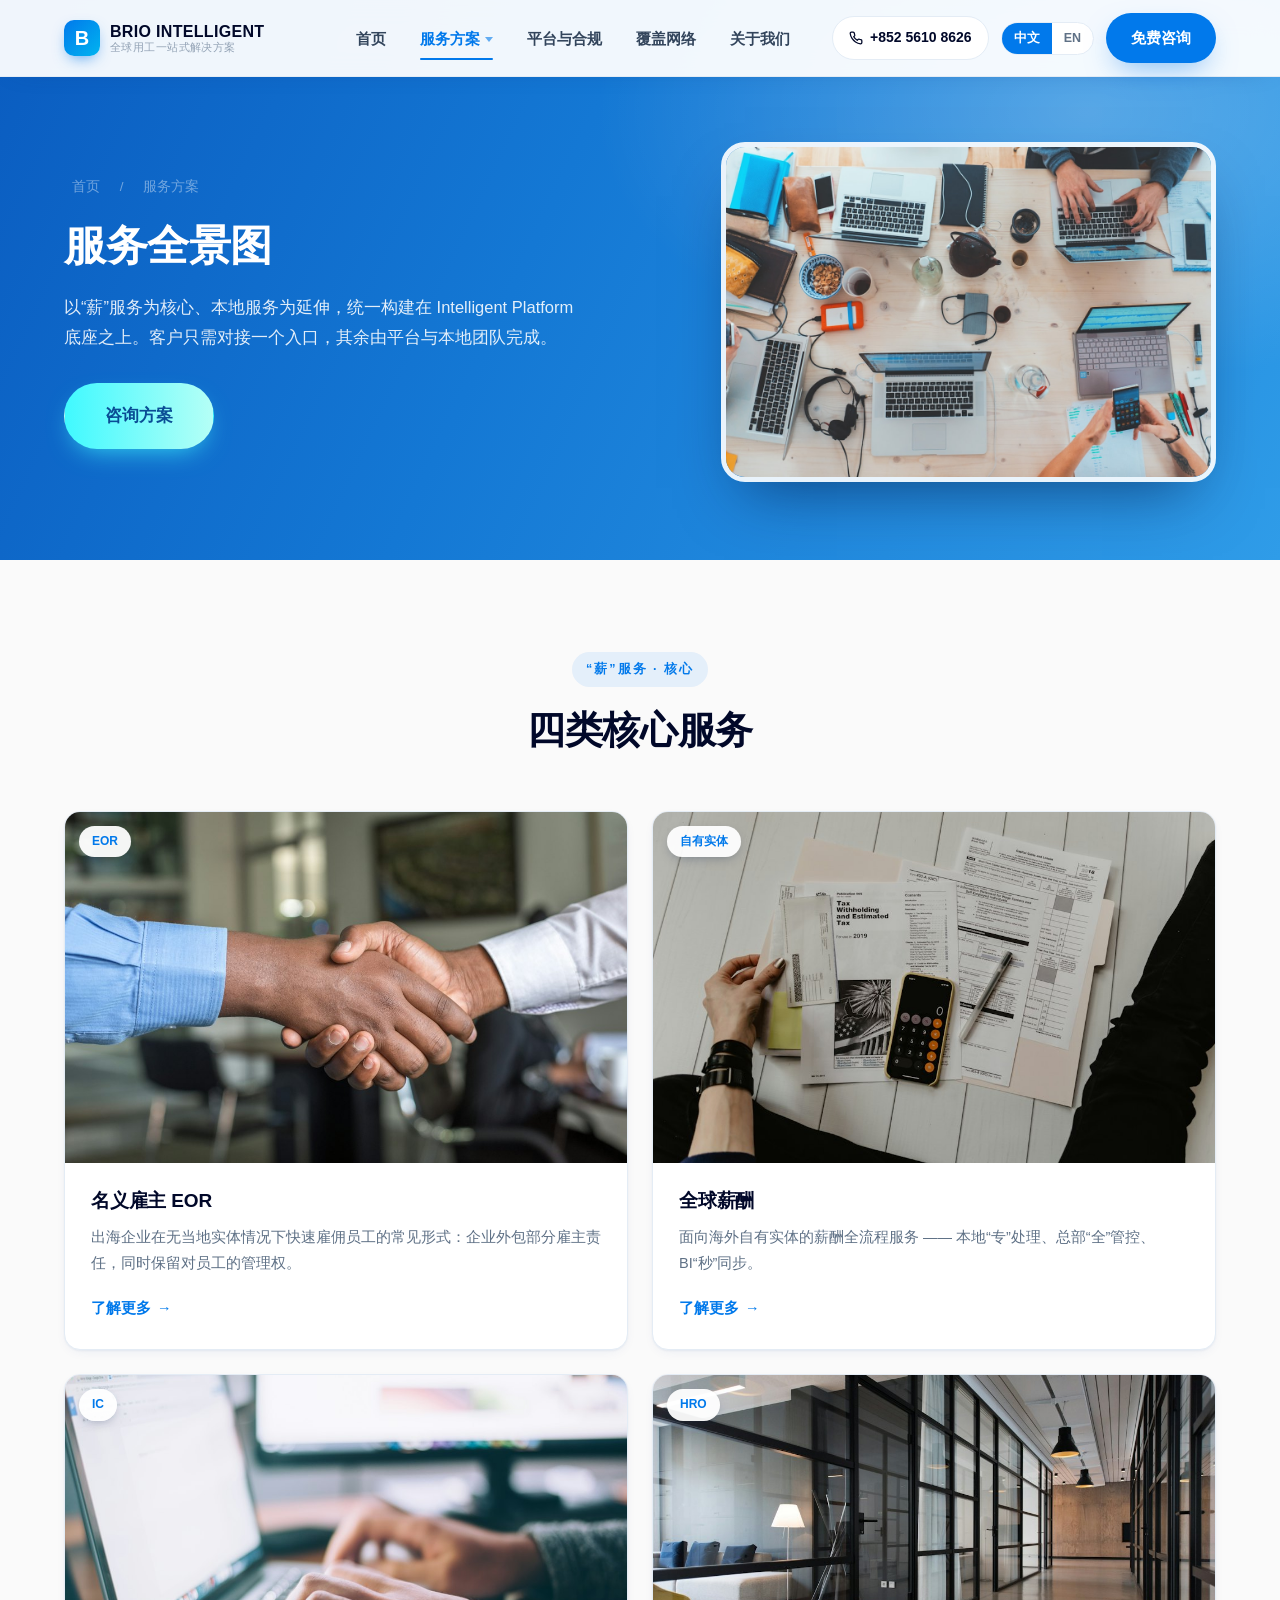
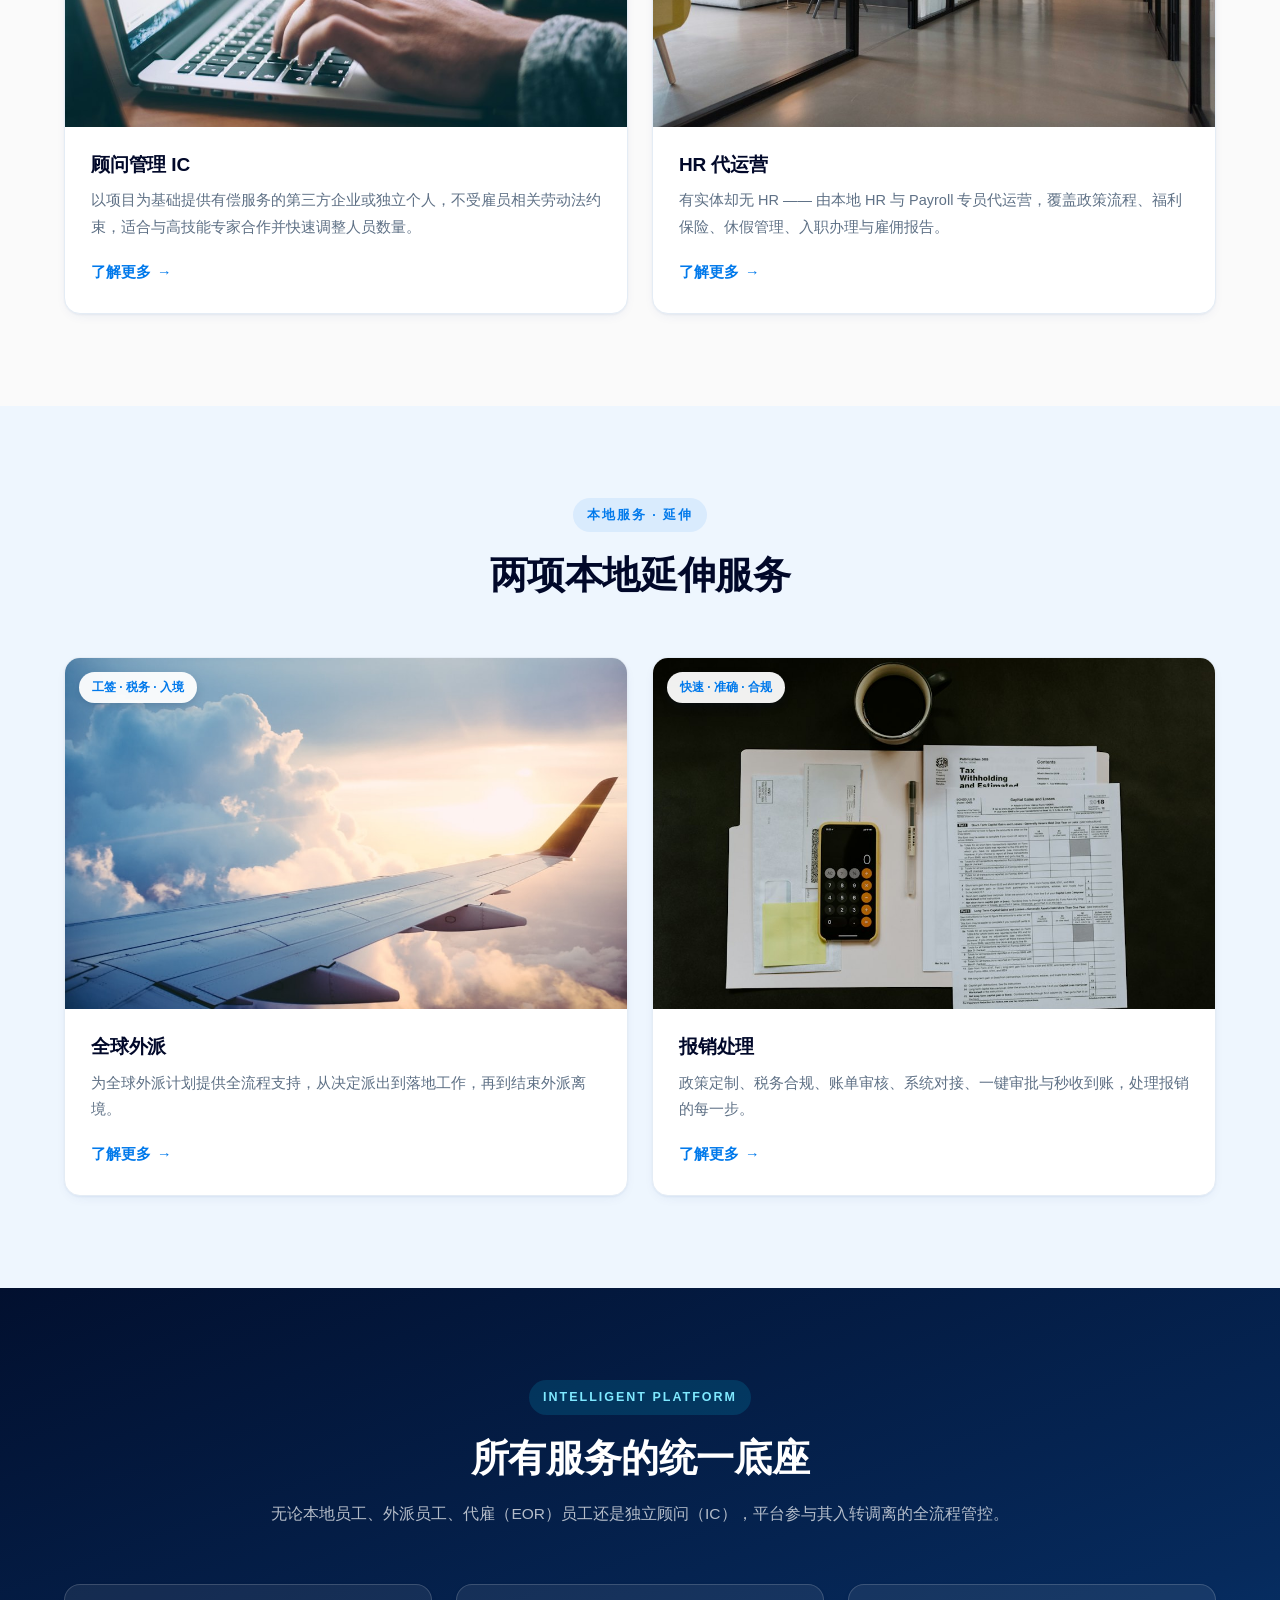
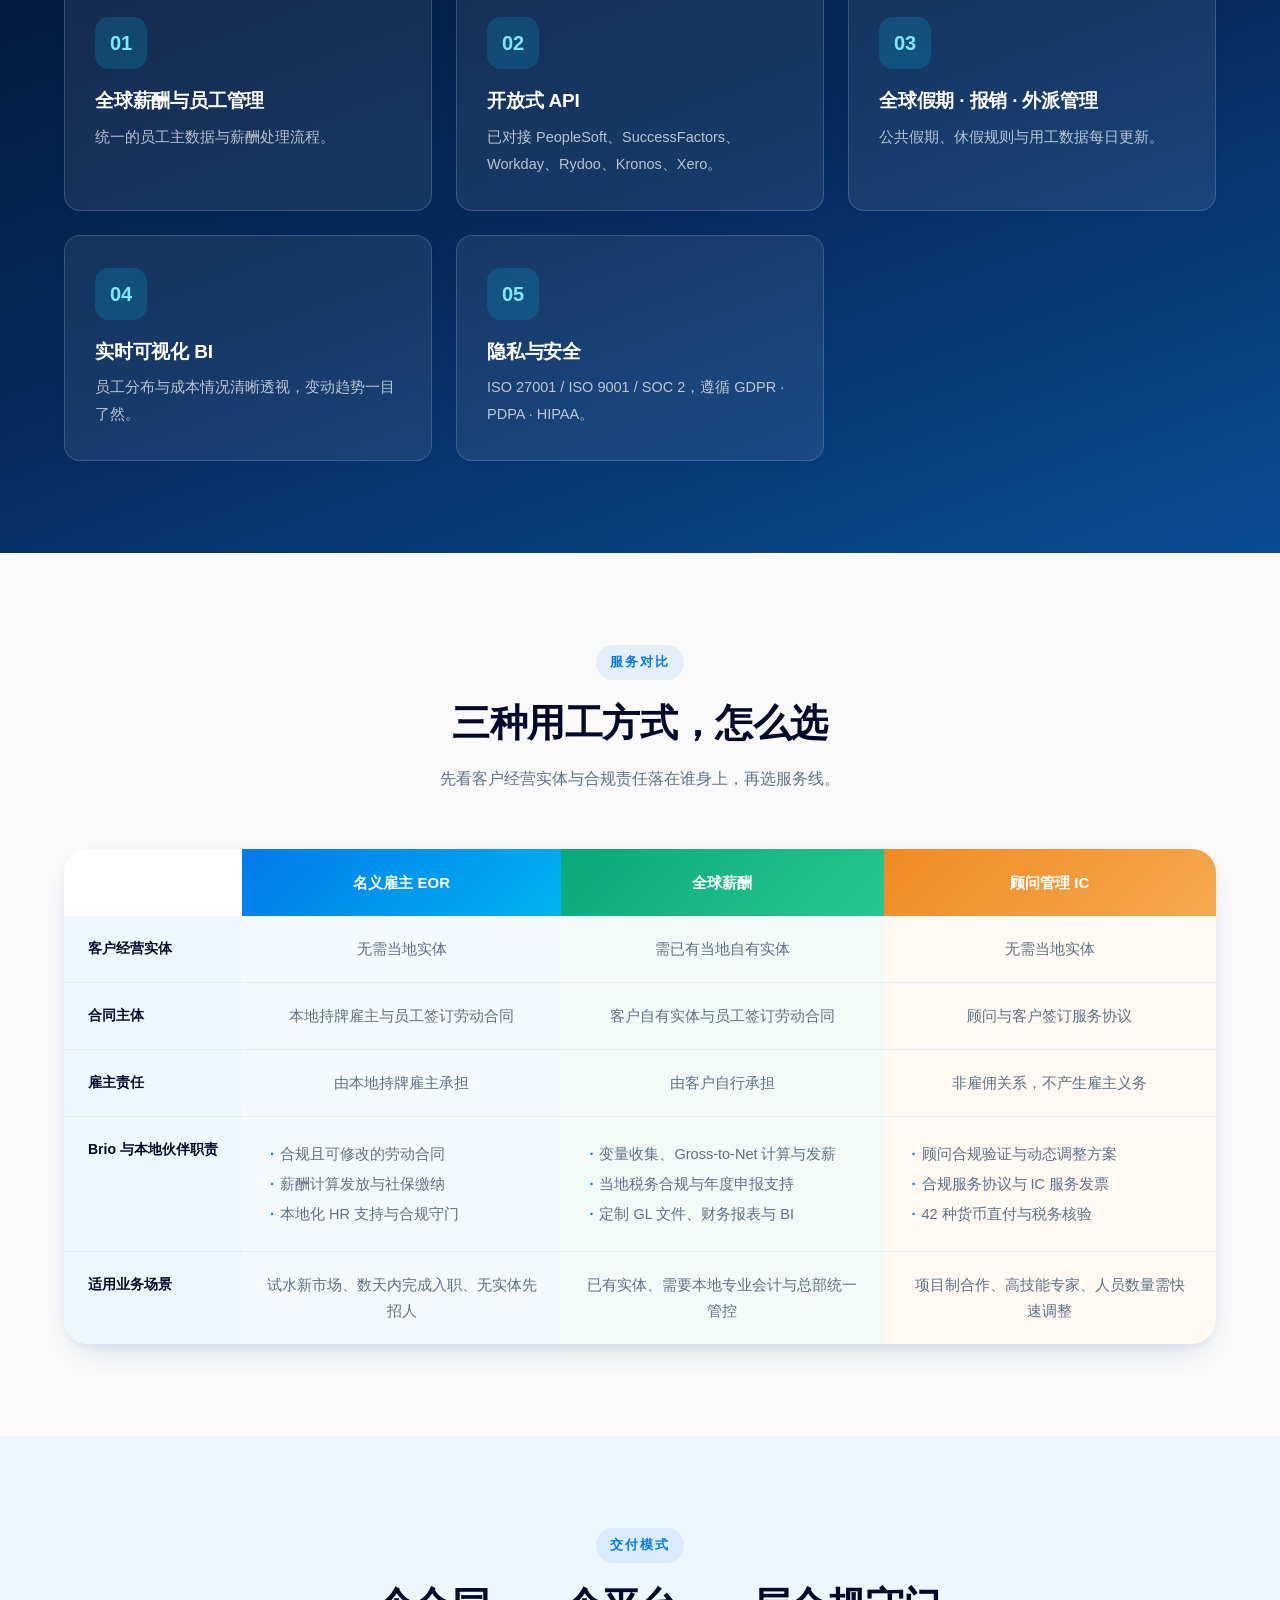
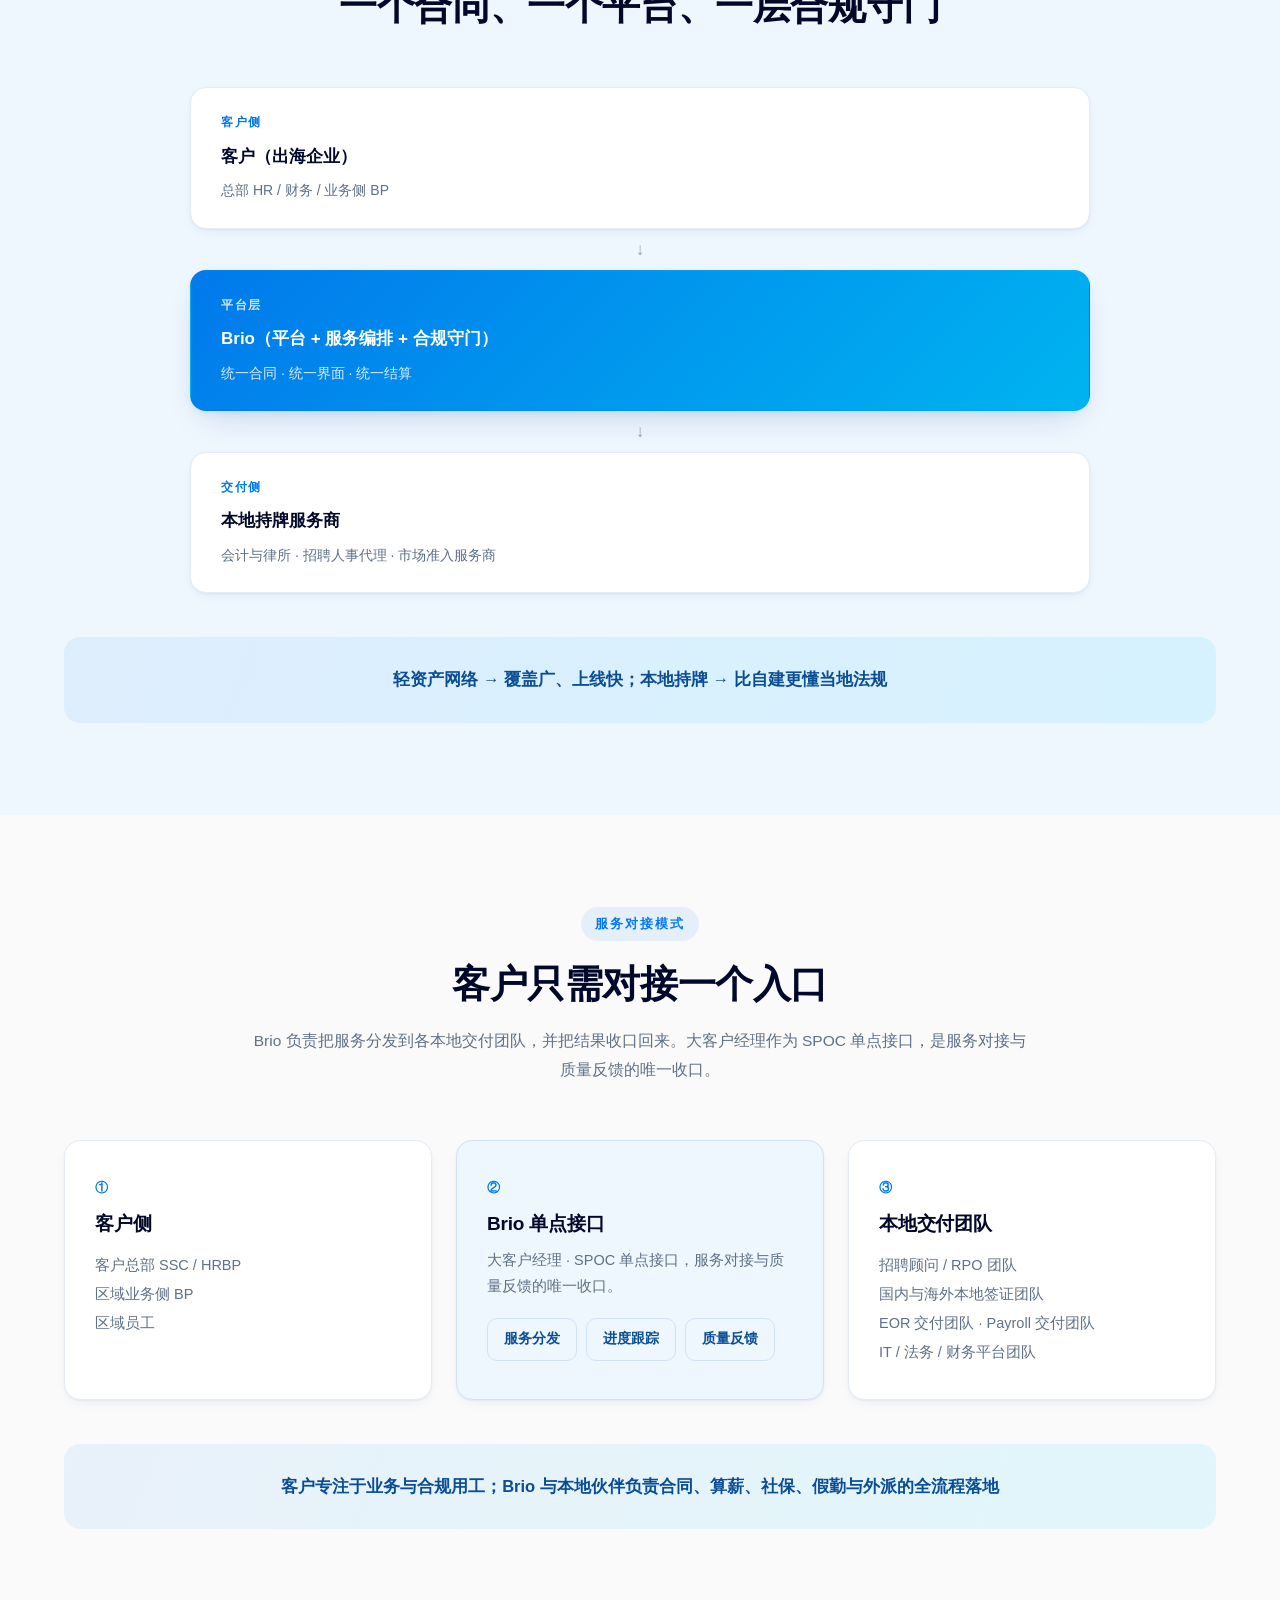
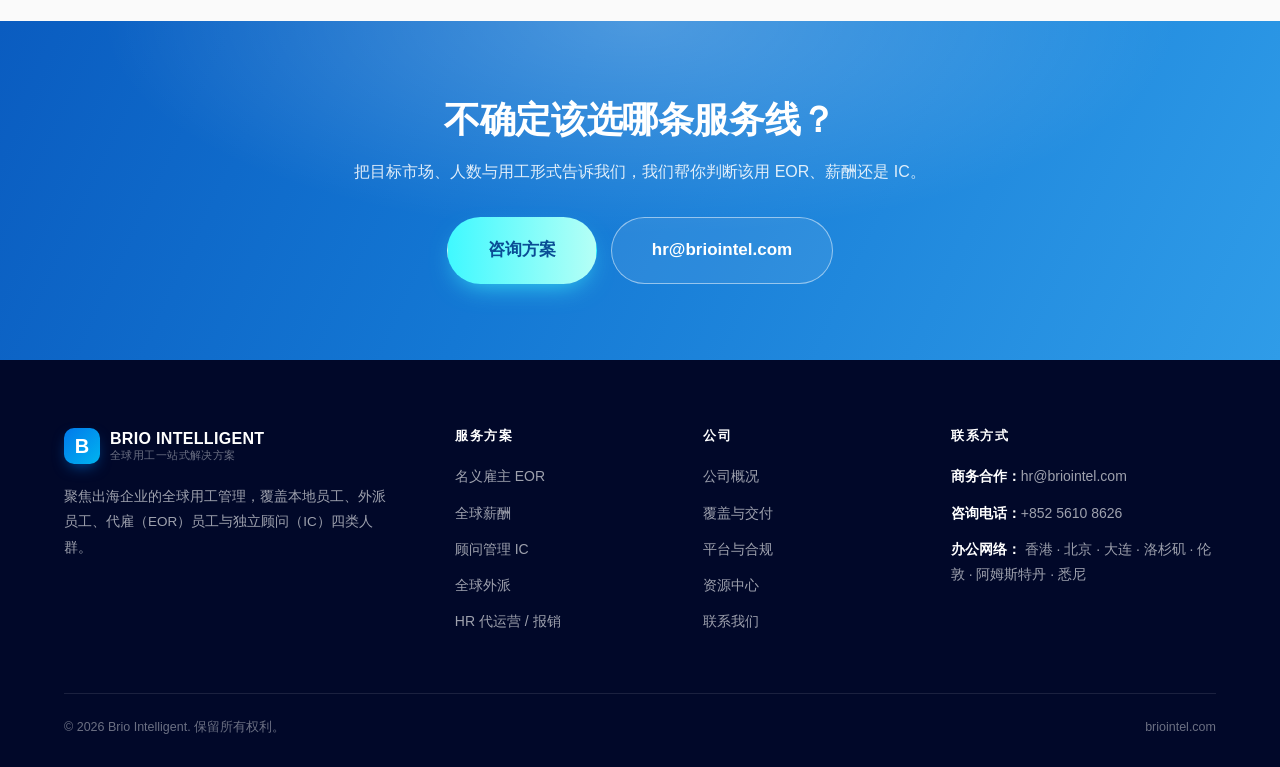
<file: services.html>
<!DOCTYPE html>
<html lang="zh-CN" data-lang="zh"
      data-title-zh="服务方案 — Brio Intelligent"
      data-title-en="Services — Brio Intelligent">
<head>
<meta charset="UTF-8">
<meta name="viewport" content="width=device-width,initial-scale=1">
<title>服务方案 — Brio Intelligent</title>
<meta name="description" content="Brio Intelligent 服务全景：名义雇主 EOR、全球薪酬、顾问管理 IC、全球外派、HR 代运营与报销处理，统一构建在 Intelligent Platform 底座之上。">
<link rel="stylesheet" href="/assets/css/style.css">
</head>
<body>

<!-- ===================== 顶栏 ===================== -->
<header class="hdr" id="hdr">
  <div class="wrap hdr__in">
    <a class="logo" href="/">
      <span class="logo__mark">B</span>
      <span class="logo__tx">
        <b>BRIO INTELLIGENT</b>
        <span data-zh>全球用工一站式解决方案</span>
        <span data-en>One-Stop Global Employment</span>
      </span>
    </a>

    <nav class="nav" id="nav">
      <div class="nav__item">
        <a href="/"><span data-zh>首页</span><span data-en>Home</span></a>
      </div>
      <div class="nav__item">
        <a href="/services.html"><span data-zh>服务方案</span><span data-en>Services</span><span class="caret"></span></a>
        <div class="nav__drop">
          <a href="/services/eor.html"><span data-zh>名义雇主 EOR</span><span data-en>Employer of Record</span><small data-zh>无实体合规雇佣</small><small data-en>Hire without an entity</small></a>
          <a href="/services/payroll.html"><span data-zh>全球薪酬</span><span data-en>Global Payroll</span><small data-zh>自有实体薪酬全流程</small><small data-en>Full payroll cycle</small></a>
          <a href="/services/ic.html"><span data-zh>顾问管理 IC</span><span data-en>Contractor Management</span><small data-zh>合规验证与多币种直付</small><small data-en>Vetting &amp; multi-currency payment</small></a>
          <a href="/services/mobility.html"><span data-zh>全球外派</span><span data-en>Global Mobility</span><small data-zh>工签 · 外派税务 · 入境离境</small><small data-en>Permits · tax · immigration</small></a>
          <a href="/services/hro.html"><span data-zh>HR 代运营 / 报销</span><span data-en>HRO / Expenses</span><small data-zh>有实体、缺人手的 HR 与 Payroll</small><small data-en>HR &amp; payroll without the headcount</small></a>
        </div>
      </div>
      <div class="nav__item">
        <a href="/platform.html"><span data-zh>平台与合规</span><span data-en>Platform</span></a>
      </div>
      <div class="nav__item">
        <a href="/coverage.html"><span data-zh>覆盖网络</span><span data-en>Coverage</span></a>
      </div>
      <div class="nav__item">
        <a href="/about.html"><span data-zh>关于我们</span><span data-en>About</span></a>
      </div>
      <div class="nav__cta"><a href="/contact.html"><span data-zh>免费咨询</span><span data-en>Get in Touch</span></a></div>
    </nav>

    <div class="hdr__right">
      <a class="tel-pill" href="tel:+85256108626">
        <svg width="14" height="14" viewBox="0 0 24 24" fill="none" stroke="currentColor" stroke-width="2.2" stroke-linecap="round" stroke-linejoin="round"><path d="M22 16.9v3a2 2 0 0 1-2.2 2 19.8 19.8 0 0 1-8.6-3.1 19.5 19.5 0 0 1-6-6A19.8 19.8 0 0 1 2.1 4.2 2 2 0 0 1 4.1 2h3a2 2 0 0 1 2 1.7c.1 1 .4 1.9.7 2.8a2 2 0 0 1-.4 2.1L8.1 9.9a16 16 0 0 0 6 6l1.3-1.3a2 2 0 0 1 2.1-.5c.9.4 1.8.6 2.8.7a2 2 0 0 1 1.7 2Z"/></svg>
        +852 5610 8626
      </a>
      <div class="lang">
        <button type="button" data-lang="zh" class="on">中文</button><button type="button" data-lang="en">EN</button>
      </div>
      <a class="btn btn--primary btn--sm" href="/contact.html">
        <span data-zh>免费咨询</span><span data-en>Get in Touch</span>
      </a>
      <button class="burger" id="burger" type="button" aria-label="Menu" aria-expanded="false"><span></span></button>
    </div>
  </div>
</header>

<!-- ===================== 子页 Hero ===================== -->
<section class="phero">
  <div class="wrap phero__in">
    <div>
      <div class="crumb">
        <a href="/"><span data-zh>首页</span><span data-en>Home</span></a>
        <span>/</span>
        <span data-zh>服务方案</span><span data-en>Services</span>
      </div>
      <h1 data-zh>服务全景图</h1>
      <h1 data-en>Service Portfolio</h1>
      <p class="phero__sub" data-zh>以“薪”服务为核心、本地服务为延伸，统一构建在 Intelligent Platform 底座之上。客户只需对接一个入口，其余由平台与本地团队完成。</p>
      <p class="phero__sub" data-en>Payroll-centric core services with extended local services, all built on the Intelligent Platform. You deal with one entry point; the platform and local teams handle the rest.</p>
      <div class="phero__cta">
        <a class="btn btn--cyan btn--lg" href="/contact.html"><span data-zh>咨询方案</span><span data-en>Get a Proposal</span></a>
      </div>
    </div>
    <div class="phero__art"><img src="/img/team-laptops.jpg" alt="" loading="eager"></div>
  </div>
</section>

<!-- ===================== 服务全景 ===================== -->
<section class="sec">
  <div class="wrap">
    <div class="sec-head rv">
      <span class="eyebrow" data-zh>“薪”服务 · 核心</span><span class="eyebrow" data-en>Core Payroll Services</span>
      <h2 data-zh>四类核心服务</h2>
      <h2 data-en>Four core services</h2>
    </div>

    <div class="grid g2">
      <a class="pcard rv" href="/services/eor.html">
        <div class="pcard__img">
          <span class="pcard__tag">EOR</span>
          <img src="/img/svc-eor.jpg" alt="" loading="lazy">
        </div>
        <div class="pcard__body">
          <h3 data-zh>名义雇主 EOR</h3><h3 data-en>Employer of Record</h3>
          <p data-zh>出海企业在无当地实体情况下快速雇佣员工的常见形式：企业外包部分雇主责任，同时保留对员工的管理权。</p>
          <p data-en>The standard way to hire quickly where you have no local entity: outsource part of the employer obligations while retaining management control.</p>
          <span class="pcard__more" data-zh>了解更多</span><span class="pcard__more" data-en>Learn more</span>
        </div>
      </a>

      <a class="pcard rv" href="/services/payroll.html">
        <div class="pcard__img">
          <span class="pcard__tag" data-zh>自有实体</span><span class="pcard__tag" data-en>Your Entity</span>
          <img src="/img/svc-payroll.jpg" alt="" loading="lazy">
        </div>
        <div class="pcard__body">
          <h3 data-zh>全球薪酬</h3><h3 data-en>Global Payroll</h3>
          <p data-zh>面向海外自有实体的薪酬全流程服务 —— 本地“专”处理、总部“全”管控、BI“秒”同步。</p>
          <p data-en>Full-cycle payroll for your own overseas entities — expert local execution, full HQ control, instant BI sync.</p>
          <span class="pcard__more" data-zh>了解更多</span><span class="pcard__more" data-en>Learn more</span>
        </div>
      </a>

      <a class="pcard rv" href="/services/ic.html">
        <div class="pcard__img">
          <span class="pcard__tag">IC</span>
          <img src="/img/svc-ic.jpg" alt="" loading="lazy">
        </div>
        <div class="pcard__body">
          <h3 data-zh>顾问管理 IC</h3><h3 data-en>Contractor Management</h3>
          <p data-zh>以项目为基础提供有偿服务的第三方企业或独立个人，不受雇员相关劳动法约束，适合与高技能专家合作并快速调整人员数量。</p>
          <p data-en>Third-party firms or individuals serving on a project basis, outside employee labor law — well suited to engaging specialists and flexing headcount.</p>
          <span class="pcard__more" data-zh>了解更多</span><span class="pcard__more" data-en>Learn more</span>
        </div>
      </a>

      <a class="pcard rv" href="/services/hro.html">
        <div class="pcard__img">
          <span class="pcard__tag">HRO</span>
          <img src="/img/svc-hro.jpg" alt="" loading="lazy">
        </div>
        <div class="pcard__body">
          <h3 data-zh>HR 代运营</h3><h3 data-en>HR Outsourcing</h3>
          <p data-zh>有实体却无 HR —— 由本地 HR 与 Payroll 专员代运营，覆盖政策流程、福利保险、休假管理、入职办理与雇佣报告。</p>
          <p data-en>You have the entity but no HR — local specialists run policies, benefits, leave, onboarding and employment reporting for you.</p>
          <span class="pcard__more" data-zh>了解更多</span><span class="pcard__more" data-en>Learn more</span>
        </div>
      </a>
    </div>
  </div>
</section>

<!-- ===================== 本地延伸服务 ===================== -->
<section class="sec sec--blue">
  <div class="wrap">
    <div class="sec-head rv">
      <span class="eyebrow" data-zh>本地服务 · 延伸</span><span class="eyebrow" data-en>Extended Local Services</span>
      <h2 data-zh>两项本地延伸服务</h2>
      <h2 data-en>Two extended local services</h2>
    </div>
    <div class="grid g2">
      <a class="pcard rv" href="/services/mobility.html">
        <div class="pcard__img">
          <span class="pcard__tag" data-zh>工签 · 税务 · 入境</span>
          <span class="pcard__tag" data-en>Permits · Tax · Immigration</span>
          <img src="/img/svc-mobility.jpg" alt="" loading="lazy">
        </div>
        <div class="pcard__body">
          <h3 data-zh>全球外派</h3><h3 data-en>Global Mobility</h3>
          <p data-zh>为全球外派计划提供全流程支持，从决定派出到落地工作，再到结束外派离境。</p>
          <p data-en>End-to-end support for global assignment programs — from the decision to assign through working on the ground to repatriation and exit.</p>
          <span class="pcard__more" data-zh>了解更多</span><span class="pcard__more" data-en>Learn more</span>
        </div>
      </a>

      <a class="pcard rv" href="/services/hro.html#expense">
        <div class="pcard__img">
          <span class="pcard__tag" data-zh>快速 · 准确 · 合规</span>
          <span class="pcard__tag" data-en>Fast · Accurate · Compliant</span>
          <img src="/img/svc-expense.jpg" alt="" loading="lazy">
        </div>
        <div class="pcard__body">
          <h3 data-zh>报销处理</h3><h3 data-en>Expense Processing</h3>
          <p data-zh>政策定制、税务合规、账单审核、系统对接、一键审批与秒收到账，处理报销的每一步。</p>
          <p data-en>Policy design, tax compliance, receipt review, system integration, one-click approval and instant payment — every step of the cycle.</p>
          <span class="pcard__more" data-zh>了解更多</span><span class="pcard__more" data-en>Learn more</span>
        </div>
      </a>
    </div>
  </div>
</section>

<!-- ===================== 底座 ===================== -->
<section class="sec sec--navy">
  <div class="wrap">
    <div class="sec-head rv">
      <span class="eyebrow">Intelligent Platform</span>
      <h2 data-zh>所有服务的统一底座</h2>
      <h2 data-en>One foundation beneath every service</h2>
      <p class="desc" data-zh>无论本地员工、外派员工、代雇（EOR）员工还是独立顾问（IC），平台参与其入转调离的全流程管控。</p>
      <p class="desc" data-en>Whether local employees, assignees, EOR employees or independent contractors, the Platform governs the full hire-to-retire lifecycle.</p>
    </div>
    <div class="grid g3">
      <div class="card rv" style="background:rgba(255,255,255,.07); border-color:rgba(255,255,255,.16)">
        <div class="card__ico" style="background:rgba(0,212,255,.16); color:var(--cyan-soft)">01</div>
        <h3 style="color:#fff" data-zh>全球薪酬与员工管理</h3><h3 style="color:#fff" data-en>Global Payroll &amp; Employee Management</h3>
        <p style="color:rgba(255,255,255,.7)" data-zh>统一的员工主数据与薪酬处理流程。</p>
        <p style="color:rgba(255,255,255,.7)" data-en>Unified employee master data and payroll processing.</p>
      </div>
      <div class="card rv" style="background:rgba(255,255,255,.07); border-color:rgba(255,255,255,.16)">
        <div class="card__ico" style="background:rgba(0,212,255,.16); color:var(--cyan-soft)">02</div>
        <h3 style="color:#fff" data-zh>开放式 API</h3><h3 style="color:#fff" data-en>Open API</h3>
        <p style="color:rgba(255,255,255,.7)" data-zh>已对接 PeopleSoft、SuccessFactors、Workday、Rydoo、Kronos、Xero。</p>
        <p style="color:rgba(255,255,255,.7)" data-en>Integrated with PeopleSoft, SuccessFactors, Workday, Rydoo, Kronos and Xero.</p>
      </div>
      <div class="card rv" style="background:rgba(255,255,255,.07); border-color:rgba(255,255,255,.16)">
        <div class="card__ico" style="background:rgba(0,212,255,.16); color:var(--cyan-soft)">03</div>
        <h3 style="color:#fff" data-zh>全球假期 · 报销 · 外派管理</h3><h3 style="color:#fff" data-en>Global Leave · Expenses · Mobility</h3>
        <p style="color:rgba(255,255,255,.7)" data-zh>公共假期、休假规则与用工数据每日更新。</p>
        <p style="color:rgba(255,255,255,.7)" data-en>Public holidays, leave rules and employment data updated daily.</p>
      </div>
      <div class="card rv" style="background:rgba(255,255,255,.07); border-color:rgba(255,255,255,.16)">
        <div class="card__ico" style="background:rgba(0,212,255,.16); color:var(--cyan-soft)">04</div>
        <h3 style="color:#fff" data-zh>实时可视化 BI</h3><h3 style="color:#fff" data-en>Real-time Visual BI</h3>
        <p style="color:rgba(255,255,255,.7)" data-zh>员工分布与成本情况清晰透视，变动趋势一目了然。</p>
        <p style="color:rgba(255,255,255,.7)" data-en>Clear visibility into distribution, cost and headcount movement.</p>
      </div>
      <div class="card rv" style="background:rgba(255,255,255,.07); border-color:rgba(255,255,255,.16)">
        <div class="card__ico" style="background:rgba(0,212,255,.16); color:var(--cyan-soft)">05</div>
        <h3 style="color:#fff" data-zh>隐私与安全</h3><h3 style="color:#fff" data-en>Privacy &amp; Security</h3>
        <p style="color:rgba(255,255,255,.7)" data-zh>ISO 27001 / ISO 9001 / SOC 2，遵循 GDPR · PDPA · HIPAA。</p>
        <p style="color:rgba(255,255,255,.7)" data-en>ISO 27001 / ISO 9001 / SOC 2, compliant with GDPR · PDPA · HIPAA.</p>
      </div>
    </div>
  </div>
</section>

<!-- ===================== 服务对比表 ===================== -->
<section class="sec">
  <div class="wrap">
    <div class="sec-head rv">
      <span class="eyebrow" data-zh>服务对比</span><span class="eyebrow" data-en>Service Comparison</span>
      <h2 data-zh>三种用工方式，怎么选</h2>
      <h2 data-en>Three engagement models, compared</h2>
      <p class="desc" data-zh>先看客户经营实体与合规责任落在谁身上，再选服务线。</p>
      <p class="desc" data-en>Start from who holds the entity and who carries compliance — then pick the service line.</p>
    </div>

    <div class="cmp rv">
      <table>
        <thead>
          <tr>
            <th></th>
            <th><span data-zh>名义雇主 EOR</span><span data-en>Employer of Record</span></th>
            <th><span data-zh>全球薪酬</span><span data-en>Global Payroll</span></th>
            <th><span data-zh>顾问管理 IC</span><span data-en>Contractor Management</span></th>
          </tr>
        </thead>
        <tbody>
          <tr>
            <th><span data-zh>客户经营实体</span><span data-en>Your local entity</span></th>
            <td><span data-zh>无需当地实体</span><span data-en>Not required</span></td>
            <td><span data-zh>需已有当地自有实体</span><span data-en>Existing local entity required</span></td>
            <td><span data-zh>无需当地实体</span><span data-en>Not required</span></td>
          </tr>
          <tr>
            <th><span data-zh>合同主体</span><span data-en>Contracting party</span></th>
            <td><span data-zh>本地持牌雇主与员工签订劳动合同</span><span data-en>The licensed local employer signs with the employee</span></td>
            <td><span data-zh>客户自有实体与员工签订劳动合同</span><span data-en>Your own entity signs with the employee</span></td>
            <td><span data-zh>顾问与客户签订服务协议</span><span data-en>A services agreement between contractor and client</span></td>
          </tr>
          <tr>
            <th><span data-zh>雇主责任</span><span data-en>Employer obligations</span></th>
            <td><span data-zh>由本地持牌雇主承担</span><span data-en>Held by the licensed local employer</span></td>
            <td><span data-zh>由客户自行承担</span><span data-en>Held by the client</span></td>
            <td><span data-zh>非雇佣关系，不产生雇主义务</span><span data-en>Not an employment relationship</span></td>
          </tr>
          <tr>
            <th><span data-zh>Brio 与本地伙伴职责</span><span data-en>What Brio &amp; local partners do</span></th>
            <td>
              <ul>
                <li><span data-zh>合规且可修改的劳动合同</span><span data-en>Compliant, amendable contracts</span></li>
                <li><span data-zh>薪酬计算发放与社保缴纳</span><span data-en>Payroll calculation, payment and social insurance</span></li>
                <li><span data-zh>本地化 HR 支持与合规守门</span><span data-en>Localized HR support and compliance gatekeeping</span></li>
              </ul>
            </td>
            <td>
              <ul>
                <li><span data-zh>变量收集、Gross-to-Net 计算与发薪</span><span data-en>Variable collection, gross-to-net and payment</span></li>
                <li><span data-zh>当地税务合规与年度申报支持</span><span data-en>Local tax compliance and annual filing support</span></li>
                <li><span data-zh>定制 GL 文件、财务报表与 BI</span><span data-en>Custom GL files, financial reports and BI</span></li>
              </ul>
            </td>
            <td>
              <ul>
                <li><span data-zh>顾问合规验证与动态调整方案</span><span data-en>Compliance vetting with dynamic adjustment</span></li>
                <li><span data-zh>合规服务协议与 IC 服务发票</span><span data-en>Compliant services agreement and invoices</span></li>
                <li><span data-zh>42 种货币直付与税务核验</span><span data-en>Direct payment in 42 currencies with tax verification</span></li>
              </ul>
            </td>
          </tr>
          <tr>
            <th><span data-zh>适用业务场景</span><span data-en>Best for</span></th>
            <td><span data-zh>试水新市场、数天内完成入职、无实体先招人</span><span data-en>Testing a new market, onboarding in days, hiring before incorporating</span></td>
            <td><span data-zh>已有实体、需要本地专业会计与总部统一管控</span><span data-en>Existing entities needing expert local accounting with unified HQ control</span></td>
            <td><span data-zh>项目制合作、高技能专家、人员数量需快速调整</span><span data-en>Project-based specialists and rapidly flexing headcount</span></td>
          </tr>
        </tbody>
      </table>
    </div>

  </div>
</section>

<!-- ===================== 交付模式 ===================== -->
<section class="sec sec--blue">
  <div class="wrap">
    <div class="sec-head rv">
      <span class="eyebrow" data-zh>交付模式</span><span class="eyebrow" data-en>Delivery Model</span>
      <h2 data-zh>一个合同、一个平台、一层合规守门</h2>
      <h2 data-en>One contract, one platform, one compliance gatekeeper</h2>
    </div>

    <div class="flow rv">
      <div class="layer">
        <div class="layer__k" data-zh>客户侧</div><div class="layer__k" data-en>Client Side</div>
        <div class="layer__t" data-zh>客户（出海企业）</div><div class="layer__t" data-en>Client (overseas-expanding enterprise)</div>
        <div class="layer__d" data-zh>总部 HR / 财务 / 业务侧 BP</div>
        <div class="layer__d" data-en>HQ HR, finance and business-side HRBPs</div>
      </div>
      <div class="down">↓</div>
      <div class="layer layer--hi">
        <div class="layer__k" data-zh>平台层</div><div class="layer__k" data-en>Platform Layer</div>
        <div class="layer__t" data-zh>Brio（平台 + 服务编排 + 合规守门）</div>
        <div class="layer__t" data-en>Brio — platform, service orchestration and compliance gatekeeper</div>
        <div class="layer__d" data-zh>统一合同 · 统一界面 · 统一结算</div>
        <div class="layer__d" data-en>One contract · one interface · one settlement</div>
      </div>
      <div class="down">↓</div>
      <div class="layer">
        <div class="layer__k" data-zh>交付侧</div><div class="layer__k" data-en>Delivery Layer</div>
        <div class="layer__t" data-zh>本地持牌服务商</div><div class="layer__t" data-en>Locally licensed partners</div>
        <div class="layer__d" data-zh>会计与律所 · 招聘人事代理 · 市场准入服务商</div>
        <div class="layer__d" data-en>Accountants and law firms · staffing and HR agents · market-entry providers</div>
      </div>
    </div>

    <div class="quote quote--center rv">
      <span data-zh>轻资产网络 → 覆盖广、上线快；本地持牌 → 比自建更懂当地法规</span>
      <span data-en>Asset-light network → broad coverage and fast onboarding; local licensing → deeper regulatory fluency than building alone</span>
    </div>
  </div>
</section>

<!-- ===================== SPOC ===================== -->
<section class="sec">
  <div class="wrap">
    <div class="sec-head rv">
      <span class="eyebrow" data-zh>服务对接模式</span><span class="eyebrow" data-en>Single Point of Contact</span>
      <h2 data-zh>客户只需对接一个入口</h2>
      <h2 data-en>One entry point for every client</h2>
      <p class="desc" data-zh>Brio 负责把服务分发到各本地交付团队，并把结果收口回来。大客户经理作为 SPOC 单点接口，是服务对接与质量反馈的唯一收口。</p>
      <p class="desc" data-en>Brio dispatches work to local delivery teams and consolidates the results back to you. Your account manager acts as the single point of contact for service intake and quality feedback.</p>
    </div>

    <div class="grid g3">
      <div class="card rv">
        <span class="idx">①</span>
        <h3 data-zh>客户侧</h3><h3 data-en>Client Side</h3>
        <ul style="margin-top:14px; color:var(--muted); font-size:14.5px; line-height:2">
          <li data-zh>客户总部 SSC / HRBP</li><li data-en>HQ SSC / HRBP</li>
          <li data-zh>区域业务侧 BP</li><li data-en>Regional business BP</li>
          <li data-zh>区域员工</li><li data-en>Regional employees</li>
        </ul>
      </div>
      <div class="card rv" style="background:var(--bg-blue); border-color:var(--line-2)">
        <span class="idx">②</span>
        <h3 data-zh>Brio 单点接口</h3><h3 data-en>Brio SPOC</h3>
        <p data-zh>大客户经理 · SPOC 单点接口，服务对接与质量反馈的唯一收口。</p>
        <p data-en>Your account manager is the single point for service intake and quality feedback.</p>
        <div class="tags" style="margin-top:18px">
          <span class="tag" data-zh>服务分发</span><span class="tag" data-en>Dispatch</span>
          <span class="tag" data-zh>进度跟踪</span><span class="tag" data-en>Tracking</span>
          <span class="tag" data-zh>质量反馈</span><span class="tag" data-en>Quality feedback</span>
        </div>
      </div>
      <div class="card rv">
        <span class="idx">③</span>
        <h3 data-zh>本地交付团队</h3><h3 data-en>Local Delivery Teams</h3>
        <ul style="margin-top:14px; color:var(--muted); font-size:14.5px; line-height:2">
          <li data-zh>招聘顾问 / RPO 团队</li><li data-en>Recruiting / RPO</li>
          <li data-zh>国内与海外本地签证团队</li><li data-en>Domestic and overseas visa teams</li>
          <li data-zh>EOR 交付团队 · Payroll 交付团队</li><li data-en>EOR and payroll delivery teams</li>
          <li data-zh>IT / 法务 / 财务平台团队</li><li data-en>IT / legal / finance platform teams</li>
        </ul>
      </div>
    </div>

    <div class="quote quote--center rv">
      <span data-zh>客户专注于业务与合规用工；Brio 与本地伙伴负责合同、算薪、社保、假勤与外派的全流程落地</span>
      <span data-en>You focus on the business and compliant employment; Brio and local partners handle contracts, payroll, social insurance, leave and mobility end to end.</span>
    </div>
  </div>
</section>

<!-- ===================== CTA ===================== -->
<section class="cta">
  <div class="wrap cta__in">
    <h2 data-zh>不确定该选哪条服务线？</h2>
    <h2 data-en>Not sure which service line fits?</h2>
    <p data-zh>把目标市场、人数与用工形式告诉我们，我们帮你判断该用 EOR、薪酬还是 IC。</p>
    <p data-en>Tell us your target markets, headcount and engagement type — we'll help you decide between EOR, payroll and IC.</p>
    <div class="cta__btns">
      <a class="btn btn--cyan btn--lg" href="/contact.html"><span data-zh>咨询方案</span><span data-en>Get a Proposal</span></a>
      <a class="btn btn--ghost btn--lg" href="mailto:hr@briointel.com">hr@briointel.com</a>
    </div>
  </div>
</section>

<!-- ===================== 页脚 ===================== -->
<footer class="ftr">
  <div class="wrap">
    <div class="ftr__top">
      <div class="ftr__brand">
        <div class="logo">
          <span class="logo__mark">B</span>
          <span class="logo__tx">
            <b>BRIO INTELLIGENT</b>
            <span data-zh>全球用工一站式解决方案</span>
            <span data-en>One-Stop Global Employment</span>
          </span>
        </div>
        <p data-zh>聚焦出海企业的全球用工管理，覆盖本地员工、外派员工、代雇（EOR）员工与独立顾问（IC）四类人群。</p>
        <p data-en>Focused on global employment management for overseas-expanding companies, covering local employees, assignees, EOR employees and independent contractors.</p>
      </div>

      <div>
        <h4 data-zh>服务方案</h4><h4 data-en>Services</h4>
        <ul>
          <li><a href="/services/eor.html"><span data-zh>名义雇主 EOR</span><span data-en>Employer of Record</span></a></li>
          <li><a href="/services/payroll.html"><span data-zh>全球薪酬</span><span data-en>Global Payroll</span></a></li>
          <li><a href="/services/ic.html"><span data-zh>顾问管理 IC</span><span data-en>Contractor Management</span></a></li>
          <li><a href="/services/mobility.html"><span data-zh>全球外派</span><span data-en>Global Mobility</span></a></li>
          <li><a href="/services/hro.html"><span data-zh>HR 代运营 / 报销</span><span data-en>HRO / Expenses</span></a></li>
        </ul>
      </div>

      <div>
        <h4 data-zh>公司</h4><h4 data-en>Company</h4>
        <ul>
          <li><a href="/about.html"><span data-zh>公司概况</span><span data-en>Overview</span></a></li>
          <li><a href="/coverage.html"><span data-zh>覆盖与交付</span><span data-en>Coverage &amp; Delivery</span></a></li>
          <li><a href="/platform.html"><span data-zh>平台与合规</span><span data-en>Platform &amp; Compliance</span></a></li>
          <li><a href="/resource.html"><span data-zh>资源中心</span><span data-en>Resource Centre</span></a></li>
          <li><a href="/contact.html"><span data-zh>联系我们</span><span data-en>Contact</span></a></li>
        </ul>
      </div>

      <div class="ftr__contact">
        <h4 data-zh>联系方式</h4><h4 data-en>Contact</h4>
        <ul>
          <li><b data-zh>商务合作：</b><b data-en>Business enquiries: </b><a href="mailto:hr@briointel.com">hr@briointel.com</a></li>
          <li><b data-zh>咨询电话：</b><b data-en>Phone: </b><a href="tel:+85256108626">+852 5610 8626</a></li>
          <li>
            <b data-zh>办公网络：</b><b data-en>Offices: </b>
            <span data-zh>香港 · 北京 · 大连 · 洛杉矶 · 伦敦 · 阿姆斯特丹 · 悉尼</span>
            <span data-en>Hong Kong · Beijing · Dalian · Los Angeles · London · Amsterdam · Sydney</span>
          </li>
        </ul>
      </div>
    </div>

    <div class="ftr__bottom">
      <span>© <span data-year>2026</span> Brio Intelligent. <span data-zh>保留所有权利。</span><span data-en>All rights reserved.</span></span>
      <span>briointel.com</span>
    </div>
  </div>
</footer>

<script src="/assets/js/main.js"></script>
</body>
</html>
</file>
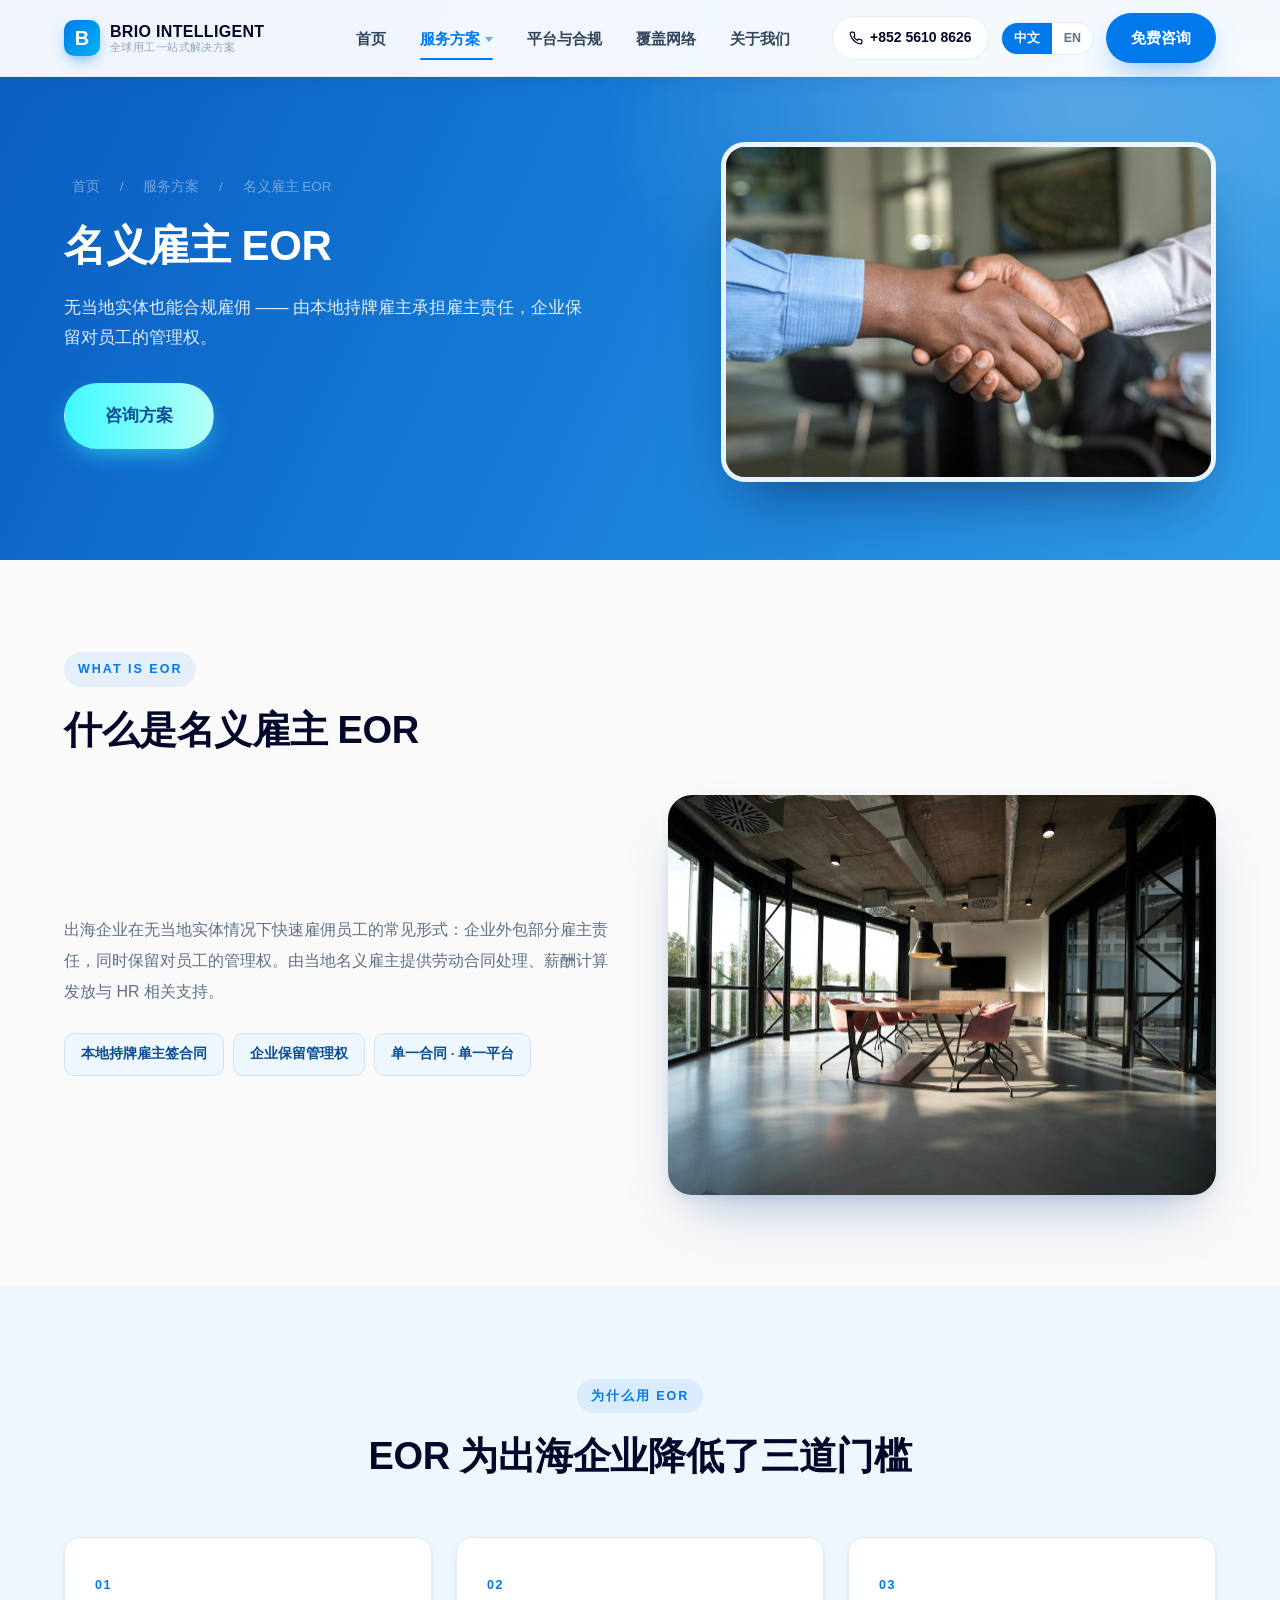
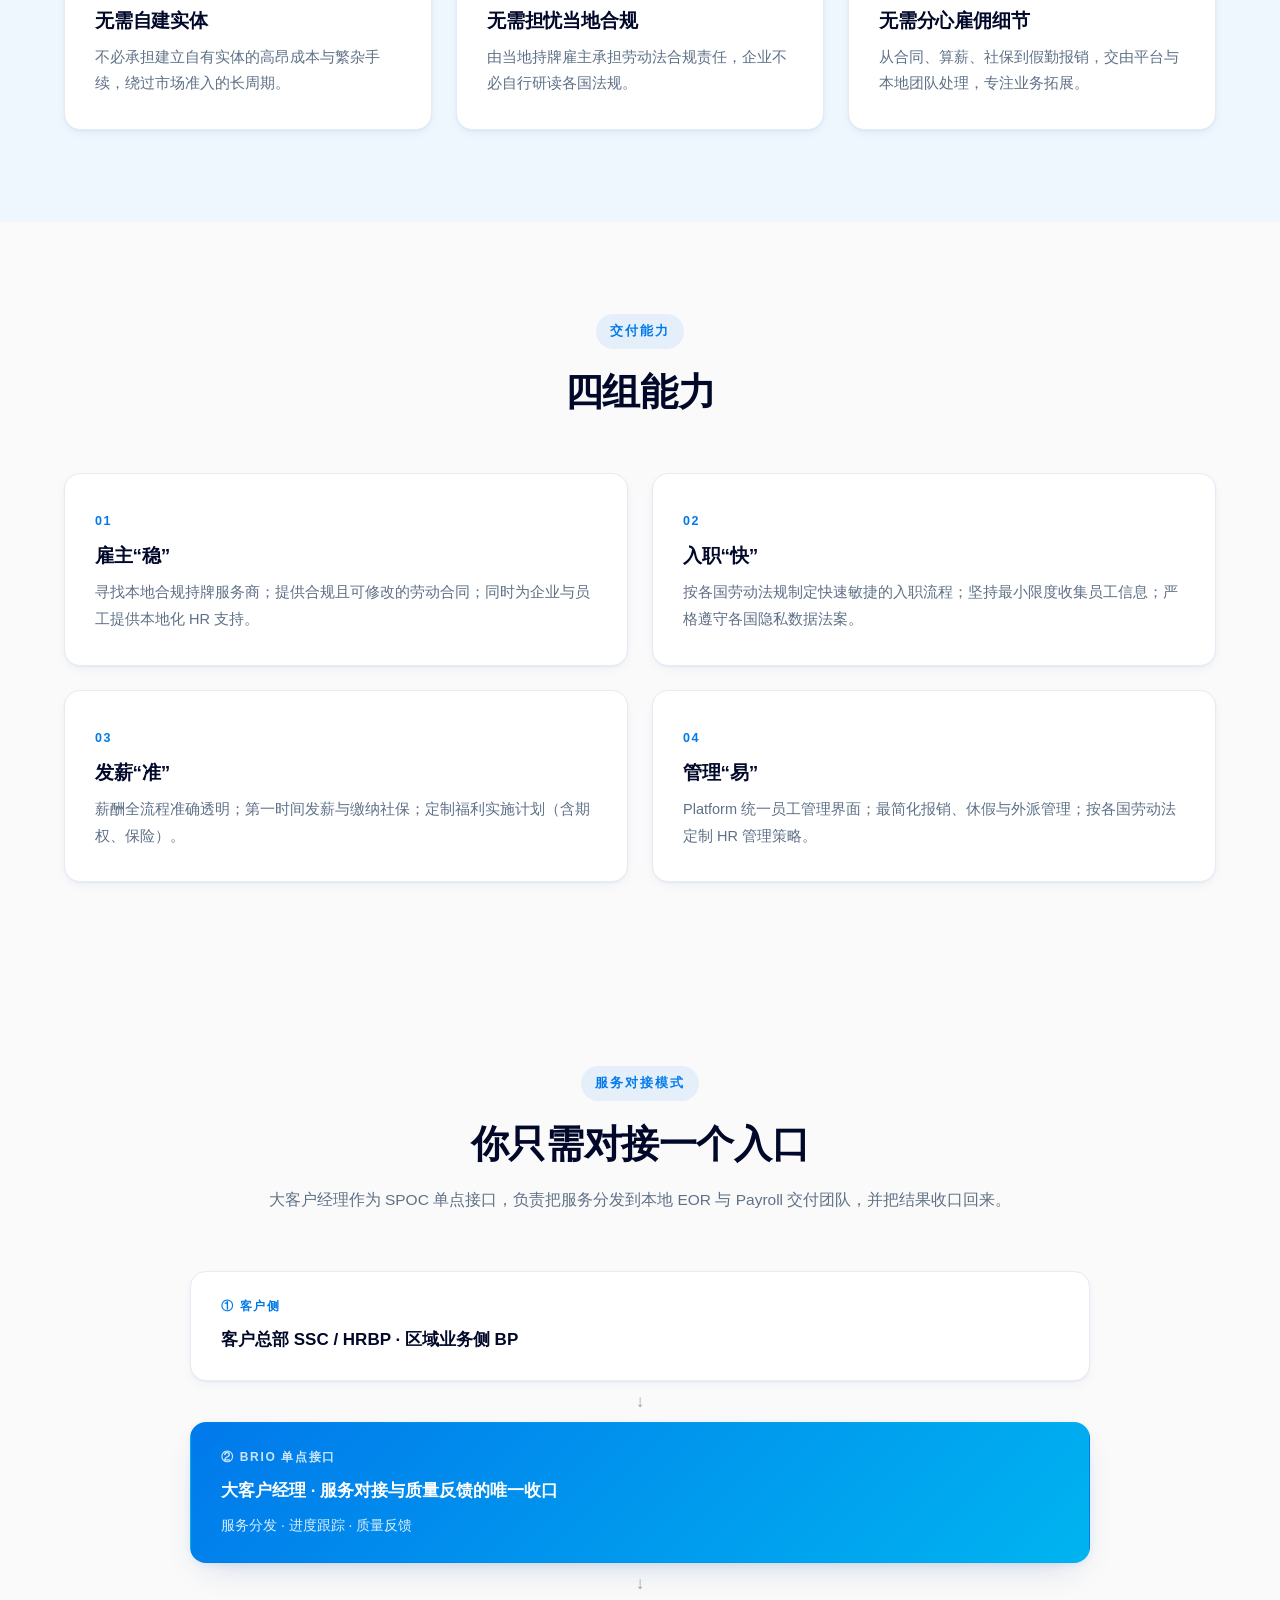
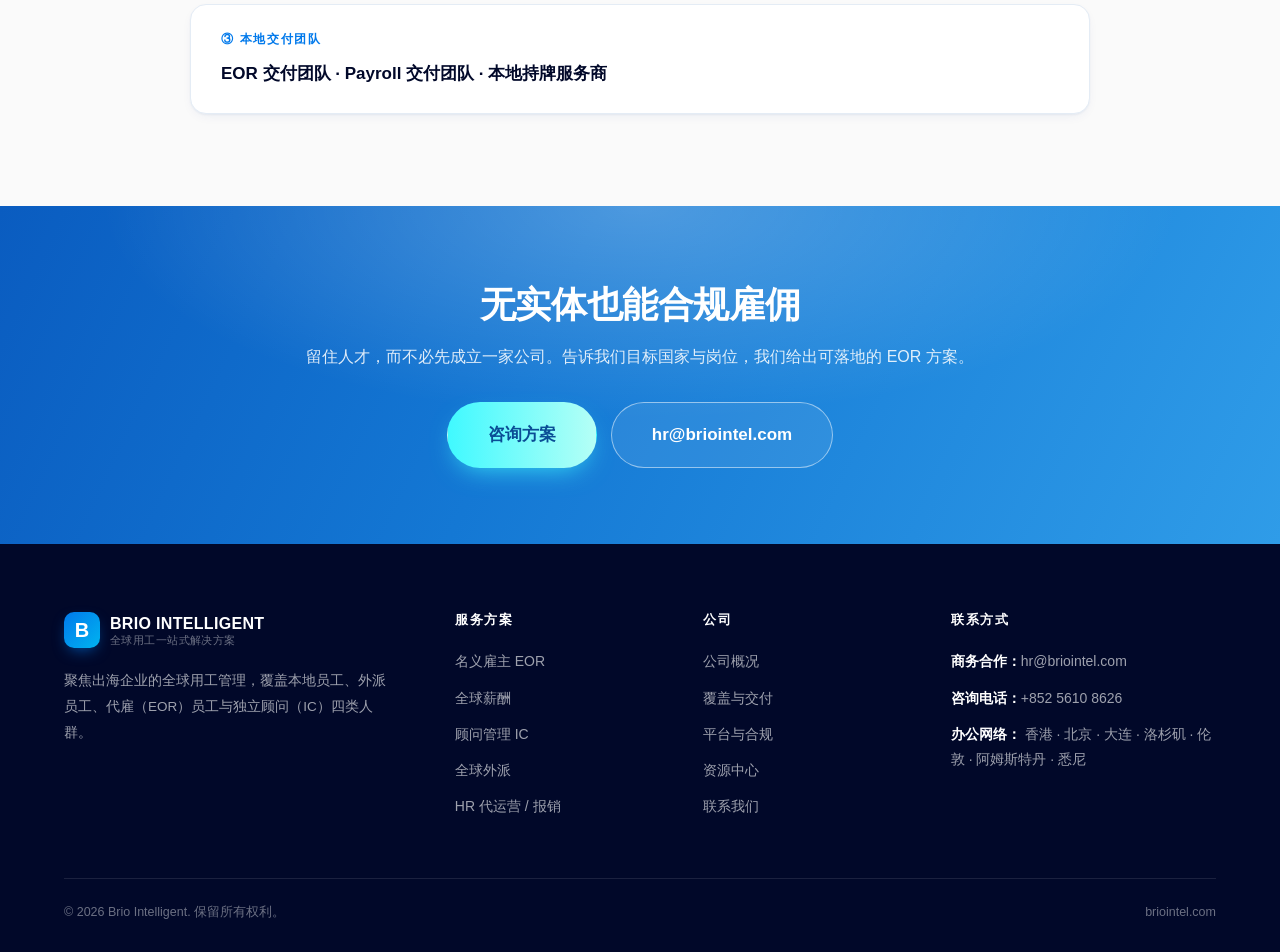
<file: services/eor.html>
<!DOCTYPE html>
<html lang="zh-CN" data-lang="zh"
      data-title-zh="名义雇主 EOR — Brio Intelligent"
      data-title-en="Employer of Record — Brio Intelligent">
<head>
<meta charset="UTF-8">
<meta name="viewport" content="width=device-width,initial-scale=1">
<title>名义雇主 EOR — Brio Intelligent</title>
<meta name="description" content="名义雇主 EOR：无当地实体也能合规雇佣。由本地持牌雇主承担雇主责任，企业保留对员工的管理权，覆盖合同、算薪、社保与本地 HR 支持全流程。">
<link rel="stylesheet" href="/assets/css/style.css">
</head>
<body>

<!-- ===================== 顶栏 ===================== -->
<header class="hdr" id="hdr">
  <div class="wrap hdr__in">
    <a class="logo" href="/">
      <span class="logo__mark">B</span>
      <span class="logo__tx">
        <b>BRIO INTELLIGENT</b>
        <span data-zh>全球用工一站式解决方案</span>
        <span data-en>One-Stop Global Employment</span>
      </span>
    </a>

    <nav class="nav" id="nav">
      <div class="nav__item">
        <a href="/"><span data-zh>首页</span><span data-en>Home</span></a>
      </div>
      <div class="nav__item">
        <a href="/services.html"><span data-zh>服务方案</span><span data-en>Services</span><span class="caret"></span></a>
        <div class="nav__drop">
          <a href="/services/eor.html"><span data-zh>名义雇主 EOR</span><span data-en>Employer of Record</span><small data-zh>无实体合规雇佣</small><small data-en>Hire without an entity</small></a>
          <a href="/services/payroll.html"><span data-zh>全球薪酬</span><span data-en>Global Payroll</span><small data-zh>自有实体薪酬全流程</small><small data-en>Full payroll cycle</small></a>
          <a href="/services/ic.html"><span data-zh>顾问管理 IC</span><span data-en>Contractor Management</span><small data-zh>合规验证与多币种直付</small><small data-en>Vetting &amp; multi-currency payment</small></a>
          <a href="/services/mobility.html"><span data-zh>全球外派</span><span data-en>Global Mobility</span><small data-zh>工签 · 外派税务 · 入境离境</small><small data-en>Permits · tax · immigration</small></a>
          <a href="/services/hro.html"><span data-zh>HR 代运营 / 报销</span><span data-en>HRO / Expenses</span><small data-zh>有实体、缺人手的 HR 与 Payroll</small><small data-en>HR &amp; payroll without the headcount</small></a>
        </div>
      </div>
      <div class="nav__item">
        <a href="/platform.html"><span data-zh>平台与合规</span><span data-en>Platform</span></a>
      </div>
      <div class="nav__item">
        <a href="/coverage.html"><span data-zh>覆盖网络</span><span data-en>Coverage</span></a>
      </div>
      <div class="nav__item">
        <a href="/about.html"><span data-zh>关于我们</span><span data-en>About</span></a>
      </div>
      <div class="nav__cta"><a href="/contact.html"><span data-zh>免费咨询</span><span data-en>Get in Touch</span></a></div>
    </nav>

    <div class="hdr__right">
      <a class="tel-pill" href="tel:+85256108626">
        <svg width="14" height="14" viewBox="0 0 24 24" fill="none" stroke="currentColor" stroke-width="2.2" stroke-linecap="round" stroke-linejoin="round"><path d="M22 16.9v3a2 2 0 0 1-2.2 2 19.8 19.8 0 0 1-8.6-3.1 19.5 19.5 0 0 1-6-6A19.8 19.8 0 0 1 2.1 4.2 2 2 0 0 1 4.1 2h3a2 2 0 0 1 2 1.7c.1 1 .4 1.9.7 2.8a2 2 0 0 1-.4 2.1L8.1 9.9a16 16 0 0 0 6 6l1.3-1.3a2 2 0 0 1 2.1-.5c.9.4 1.8.6 2.8.7a2 2 0 0 1 1.7 2Z"/></svg>
        +852 5610 8626
      </a>
      <div class="lang">
        <button type="button" data-lang="zh" class="on">中文</button><button type="button" data-lang="en">EN</button>
      </div>
      <a class="btn btn--primary btn--sm" href="/contact.html">
        <span data-zh>免费咨询</span><span data-en>Get in Touch</span>
      </a>
      <button class="burger" id="burger" type="button" aria-label="Menu" aria-expanded="false"><span></span></button>
    </div>
  </div>
</header>

<!-- ===================== 子页 Hero ===================== -->
<section class="phero">
  <div class="wrap phero__in">
    <div>
      <div class="crumb">
        <a href="/"><span data-zh>首页</span><span data-en>Home</span></a>
        <span>/</span>
        <a href="/services.html"><span data-zh>服务方案</span><span data-en>Services</span></a>
        <span>/</span>
        <span data-zh>名义雇主 EOR</span><span data-en>Employer of Record</span>
      </div>
      <h1 data-zh>名义雇主 EOR</h1>
      <h1 data-en>Employer of Record</h1>
      <p class="phero__sub" data-zh>无当地实体也能合规雇佣 —— 由本地持牌雇主承担雇主责任，企业保留对员工的管理权。</p>
      <p class="phero__sub" data-en>Hire compliantly without a local entity — the licensed local employer carries the employer obligations while you keep management control.</p>
      <div class="phero__cta">
        <a class="btn btn--cyan btn--lg" href="/contact.html"><span data-zh>咨询方案</span><span data-en>Get a Proposal</span></a>
      </div>
    </div>
    <div class="phero__art"><img src="/img/svc-eor.jpg" alt="" loading="eager"></div>
  </div>
</section>

<!-- ===================== 什么是 EOR ===================== -->
<section class="sec">
  <div class="wrap">
    <div class="sec-head sec-head--left rv" style="margin-bottom:40px">
      <span class="eyebrow">What is EOR</span>
      <h2 data-zh>什么是名义雇主 EOR</h2>
      <h2 data-en>What Employer of Record means</h2>
    </div>

    <div class="split">
      <div class="rv">
        <p style="color:var(--muted); line-height:1.95; font-size:16px" data-zh>出海企业在无当地实体情况下快速雇佣员工的常见形式：企业外包部分雇主责任，同时保留对员工的管理权。由当地名义雇主提供劳动合同处理、薪酬计算发放与 HR 相关支持。</p>
        <p style="color:var(--muted); line-height:1.95; font-size:16px" data-en>The standard way to hire quickly in a market where you have no local entity: you outsource part of the employer obligations while retaining management control of the employee. The local employer of record handles contracts, payroll calculation and payment, and HR support.</p>
        <div class="tags" style="margin-top:26px">
          <span class="tag" data-zh>本地持牌雇主签合同</span><span class="tag" data-en>Licensed local employer signs</span>
          <span class="tag" data-zh>企业保留管理权</span><span class="tag" data-en>You keep management control</span>
          <span class="tag" data-zh>单一合同 · 单一平台</span><span class="tag" data-en>One contract · one platform</span>
        </div>
      </div>
      <div class="split__art rv"><img src="/img/office.jpg" alt="" loading="lazy"></div>
    </div>
  </div>
</section>

<!-- ===================== 三道门槛 ===================== -->
<section class="sec sec--blue">
  <div class="wrap">
    <div class="sec-head rv">
      <span class="eyebrow" data-zh>为什么用 EOR</span><span class="eyebrow" data-en>Why EOR</span>
      <h2 data-zh>EOR 为出海企业降低了三道门槛</h2>
      <h2 data-en>Three barriers EOR removes</h2>
    </div>
    <div class="grid g3">
      <div class="card rv">
        <span class="idx">01</span>
        <h3 data-zh>无需自建实体</h3><h3 data-en>No local entity needed</h3>
        <p data-zh>不必承担建立自有实体的高昂成本与繁杂手续，绕过市场准入的长周期。</p>
        <p data-en>Avoid the high cost and paperwork of setting up your own entity, and skip the long market-entry cycle.</p>
      </div>
      <div class="card rv">
        <span class="idx">02</span>
        <h3 data-zh>无需担忧当地合规</h3><h3 data-en>No local compliance burden</h3>
        <p data-zh>由当地持牌雇主承担劳动法合规责任，企业不必自行研读各国法规。</p>
        <p data-en>The licensed local employer carries labor-law compliance, so you don't have to master every country's regulations.</p>
      </div>
      <div class="card rv">
        <span class="idx">03</span>
        <h3 data-zh>无需分心雇佣细节</h3><h3 data-en>No employment admin</h3>
        <p data-zh>从合同、算薪、社保到假勤报销，交由平台与本地团队处理，专注业务拓展。</p>
        <p data-en>Contracts, payroll, social insurance, leave and expenses are handled by the platform and local teams — you focus on growth.</p>
      </div>
    </div>
  </div>
</section>

<!-- ===================== 四组能力 ===================== -->
<section class="sec">
  <div class="wrap">
    <div class="sec-head rv">
      <span class="eyebrow" data-zh>交付能力</span><span class="eyebrow" data-en>Capabilities</span>
      <h2 data-zh>四组能力</h2>
      <h2 data-en>Four capability sets</h2>
    </div>
    <div class="grid g2">
      <div class="card rv">
        <span class="idx">01</span>
        <h3 data-zh>雇主“稳”</h3><h3 data-en>Solid employer</h3>
        <p data-zh>寻找本地合规持牌服务商；提供合规且可修改的劳动合同；同时为企业与员工提供本地化 HR 支持。</p>
        <p data-en>We source licensed local providers, issue compliant and amendable employment contracts, and give both company and employee localized HR support.</p>
      </div>
      <div class="card rv">
        <span class="idx">02</span>
        <h3 data-zh>入职“快”</h3><h3 data-en>Fast onboarding</h3>
        <p data-zh>按各国劳动法规制定快速敏捷的入职流程；坚持最小限度收集员工信息；严格遵守各国隐私数据法案。</p>
        <p data-en>Onboarding processes built around each country's labor law; minimum necessary data collection; strict adherence to local privacy laws.</p>
      </div>
      <div class="card rv">
        <span class="idx">03</span>
        <h3 data-zh>发薪“准”</h3><h3 data-en>Accurate payroll</h3>
        <p data-zh>薪酬全流程准确透明；第一时间发薪与缴纳社保；定制福利实施计划（含期权、保险）。</p>
        <p data-en>An accurate, transparent payroll cycle; on-time salary and social insurance payments; tailored benefit plans including equity and insurance.</p>
      </div>
      <div class="card rv">
        <span class="idx">04</span>
        <h3 data-zh>管理“易”</h3><h3 data-en>Easy management</h3>
        <p data-zh>Platform 统一员工管理界面；最简化报销、休假与外派管理；按各国劳动法定制 HR 管理策略。</p>
        <p data-en>A single employee management interface on the Platform; simplified expenses, leave and mobility; HR policies tailored to each country's labor law.</p>
      </div>
    </div>
  </div>
</section>

<!-- ===================== 对接模式 ===================== -->
<section class="sec">
  <div class="wrap">
    <div class="sec-head rv">
      <span class="eyebrow" data-zh>服务对接模式</span><span class="eyebrow" data-en>Single Point of Contact</span>
      <h2 data-zh>你只需对接一个入口</h2>
      <h2 data-en>One entry point for you</h2>
      <p class="desc" data-zh>大客户经理作为 SPOC 单点接口，负责把服务分发到本地 EOR 与 Payroll 交付团队，并把结果收口回来。</p>
      <p class="desc" data-en>Your account manager acts as the single point of contact, dispatching work to the local EOR and payroll delivery teams and consolidating the results back to you.</p>
    </div>

    <div class="flow rv">
      <div class="layer">
        <div class="layer__k" data-zh>① 客户侧</div><div class="layer__k" data-en>① Client Side</div>
        <div class="layer__t" data-zh>客户总部 SSC / HRBP · 区域业务侧 BP</div>
        <div class="layer__t" data-en>HQ SSC / HRBP · regional business BP</div>
      </div>
      <div class="down">↓</div>
      <div class="layer layer--hi">
        <div class="layer__k" data-zh>② Brio 单点接口</div><div class="layer__k" data-en>② Brio SPOC</div>
        <div class="layer__t" data-zh>大客户经理 · 服务对接与质量反馈的唯一收口</div>
        <div class="layer__t" data-en>Account manager — the single point for intake and quality feedback</div>
        <div class="layer__d" data-zh>服务分发 · 进度跟踪 · 质量反馈</div>
        <div class="layer__d" data-en>Dispatch · tracking · quality feedback</div>
      </div>
      <div class="down">↓</div>
      <div class="layer">
        <div class="layer__k" data-zh>③ 本地交付团队</div><div class="layer__k" data-en>③ Local Delivery Teams</div>
        <div class="layer__t" data-zh>EOR 交付团队 · Payroll 交付团队 · 本地持牌服务商</div>
        <div class="layer__t" data-en>EOR delivery · payroll delivery · locally licensed partners</div>
      </div>
    </div>
  </div>
</section>

<!-- ===================== CTA ===================== -->
<section class="cta">
  <div class="wrap cta__in">
    <h2 data-zh>无实体也能合规雇佣</h2>
    <h2 data-en>Hire compliantly without an entity</h2>
    <p data-zh>留住人才，而不必先成立一家公司。告诉我们目标国家与岗位，我们给出可落地的 EOR 方案。</p>
    <p data-en>Keep the talent without incorporating first. Tell us the countries and roles — we'll come back with a workable EOR plan.</p>
    <div class="cta__btns">
      <a class="btn btn--cyan btn--lg" href="/contact.html"><span data-zh>咨询方案</span><span data-en>Get a Proposal</span></a>
      <a class="btn btn--ghost btn--lg" href="mailto:hr@briointel.com">hr@briointel.com</a>
    </div>
  </div>
</section>

<!-- ===================== 页脚 ===================== -->
<footer class="ftr">
  <div class="wrap">
    <div class="ftr__top">
      <div class="ftr__brand">
        <div class="logo">
          <span class="logo__mark">B</span>
          <span class="logo__tx">
            <b>BRIO INTELLIGENT</b>
            <span data-zh>全球用工一站式解决方案</span>
            <span data-en>One-Stop Global Employment</span>
          </span>
        </div>
        <p data-zh>聚焦出海企业的全球用工管理，覆盖本地员工、外派员工、代雇（EOR）员工与独立顾问（IC）四类人群。</p>
        <p data-en>Focused on global employment management for overseas-expanding companies, covering local employees, assignees, EOR employees and independent contractors.</p>
      </div>

      <div>
        <h4 data-zh>服务方案</h4><h4 data-en>Services</h4>
        <ul>
          <li><a href="/services/eor.html"><span data-zh>名义雇主 EOR</span><span data-en>Employer of Record</span></a></li>
          <li><a href="/services/payroll.html"><span data-zh>全球薪酬</span><span data-en>Global Payroll</span></a></li>
          <li><a href="/services/ic.html"><span data-zh>顾问管理 IC</span><span data-en>Contractor Management</span></a></li>
          <li><a href="/services/mobility.html"><span data-zh>全球外派</span><span data-en>Global Mobility</span></a></li>
          <li><a href="/services/hro.html"><span data-zh>HR 代运营 / 报销</span><span data-en>HRO / Expenses</span></a></li>
        </ul>
      </div>

      <div>
        <h4 data-zh>公司</h4><h4 data-en>Company</h4>
        <ul>
          <li><a href="/about.html"><span data-zh>公司概况</span><span data-en>Overview</span></a></li>
          <li><a href="/coverage.html"><span data-zh>覆盖与交付</span><span data-en>Coverage &amp; Delivery</span></a></li>
          <li><a href="/platform.html"><span data-zh>平台与合规</span><span data-en>Platform &amp; Compliance</span></a></li>
          <li><a href="/resource.html"><span data-zh>资源中心</span><span data-en>Resource Centre</span></a></li>
          <li><a href="/contact.html"><span data-zh>联系我们</span><span data-en>Contact</span></a></li>
        </ul>
      </div>

      <div class="ftr__contact">
        <h4 data-zh>联系方式</h4><h4 data-en>Contact</h4>
        <ul>
          <li><b data-zh>商务合作：</b><b data-en>Business enquiries: </b><a href="mailto:hr@briointel.com">hr@briointel.com</a></li>
          <li><b data-zh>咨询电话：</b><b data-en>Phone: </b><a href="tel:+85256108626">+852 5610 8626</a></li>
          <li>
            <b data-zh>办公网络：</b><b data-en>Offices: </b>
            <span data-zh>香港 · 北京 · 大连 · 洛杉矶 · 伦敦 · 阿姆斯特丹 · 悉尼</span>
            <span data-en>Hong Kong · Beijing · Dalian · Los Angeles · London · Amsterdam · Sydney</span>
          </li>
        </ul>
      </div>
    </div>

    <div class="ftr__bottom">
      <span>© <span data-year>2026</span> Brio Intelligent. <span data-zh>保留所有权利。</span><span data-en>All rights reserved.</span></span>
      <span>briointel.com</span>
    </div>
  </div>
</footer>

<script src="/assets/js/main.js"></script>
</body>
</html>
</file>
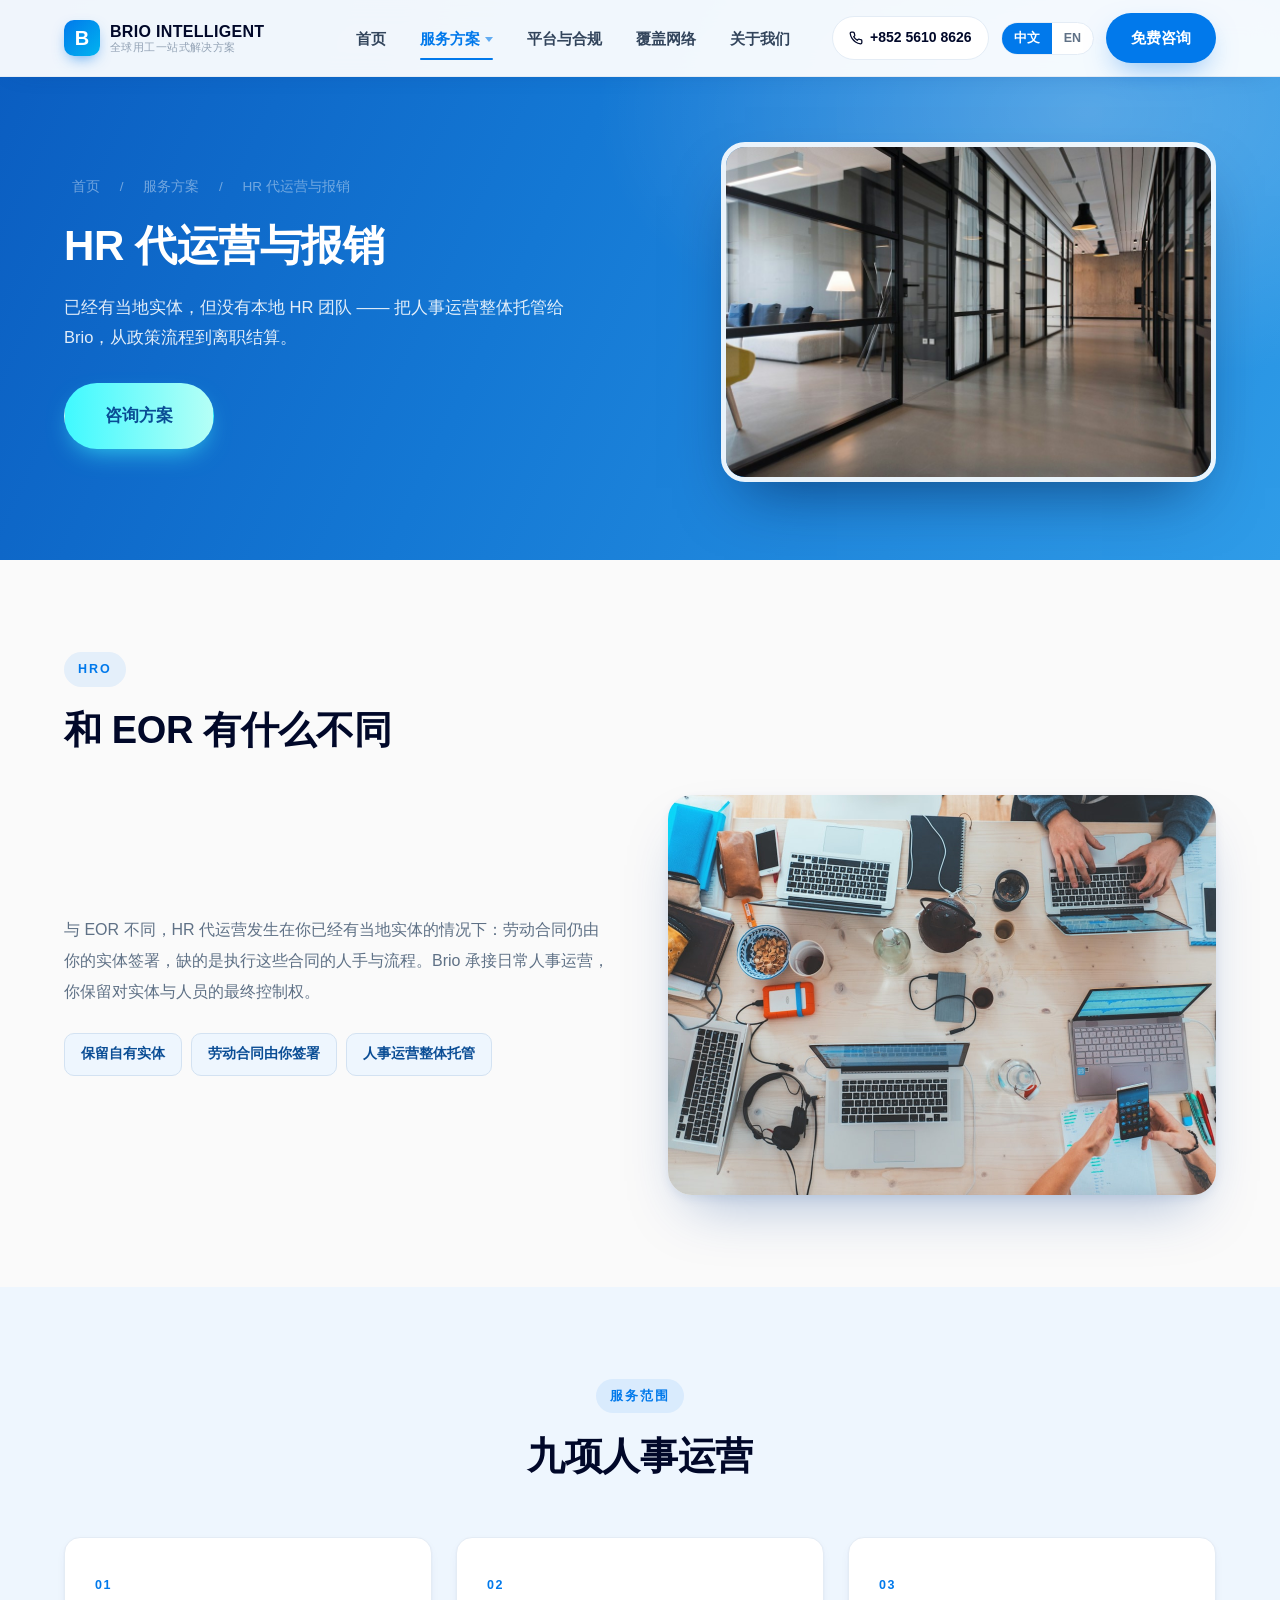
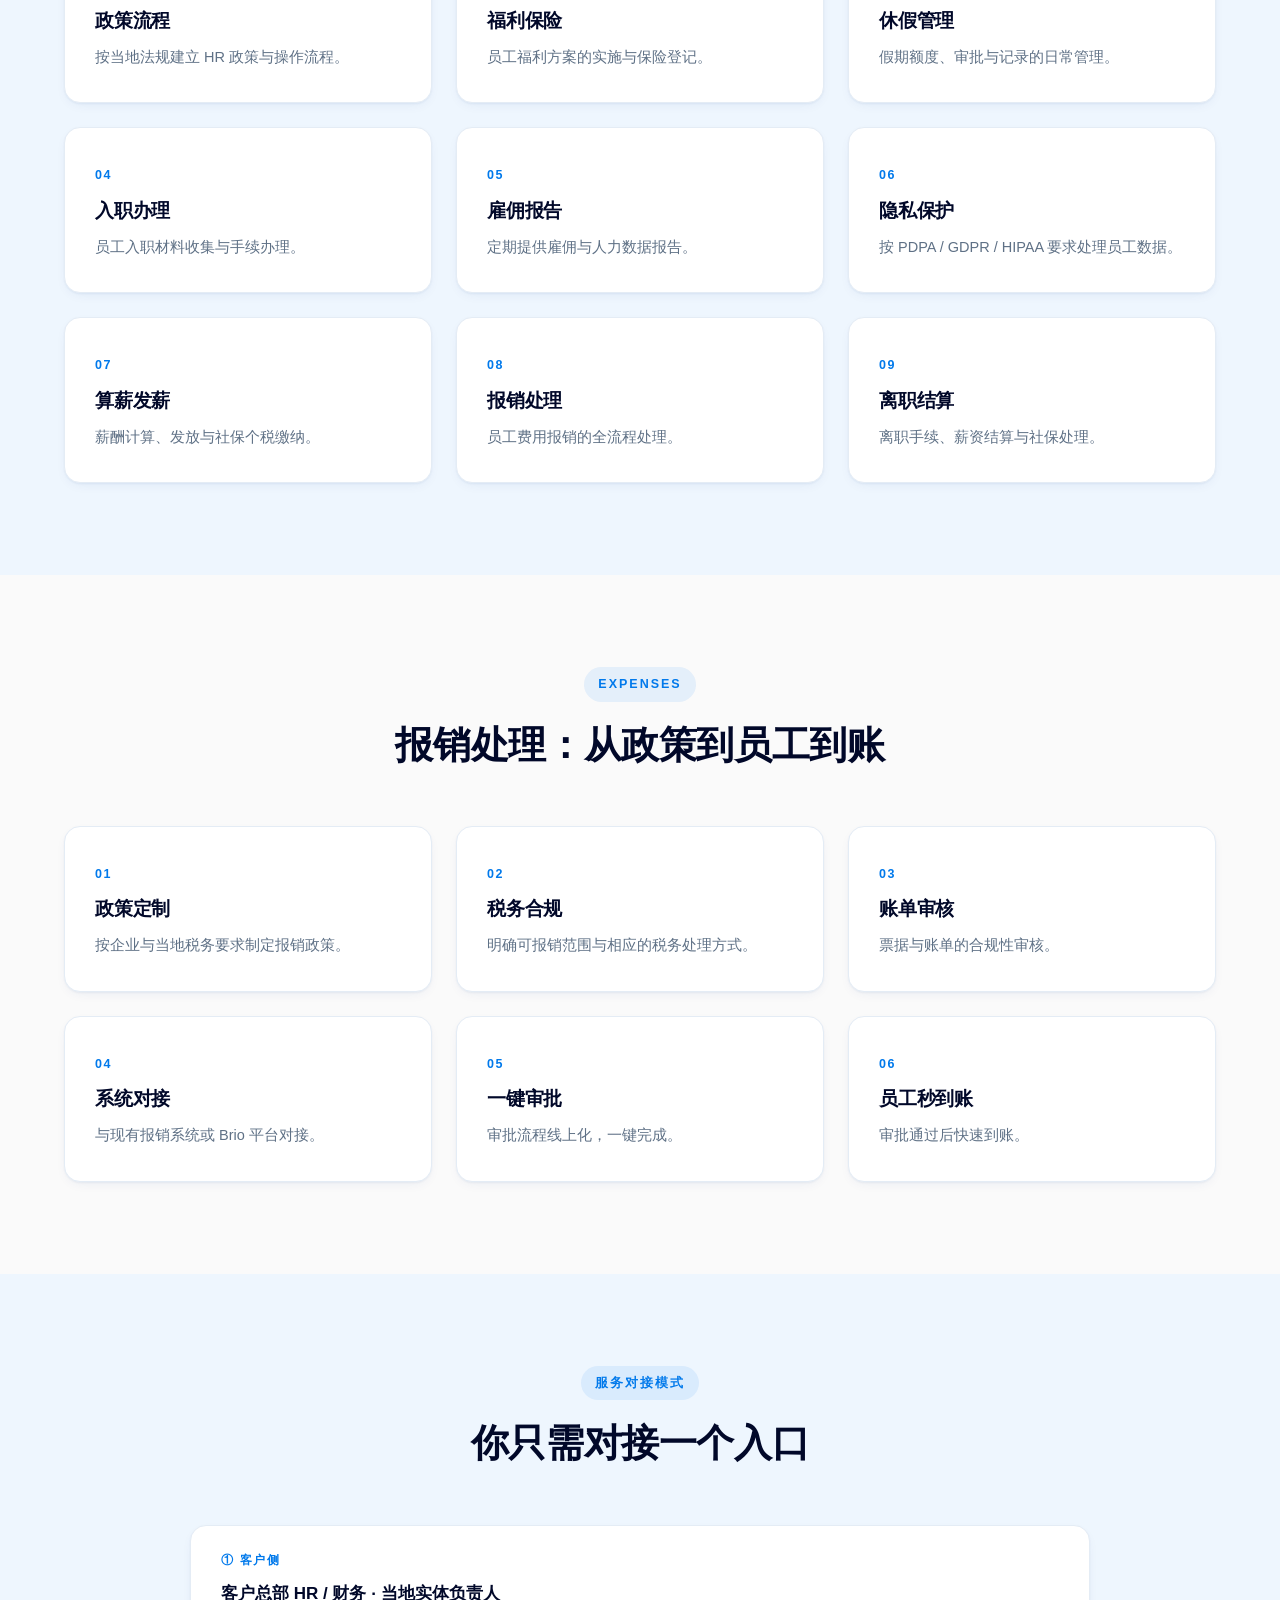
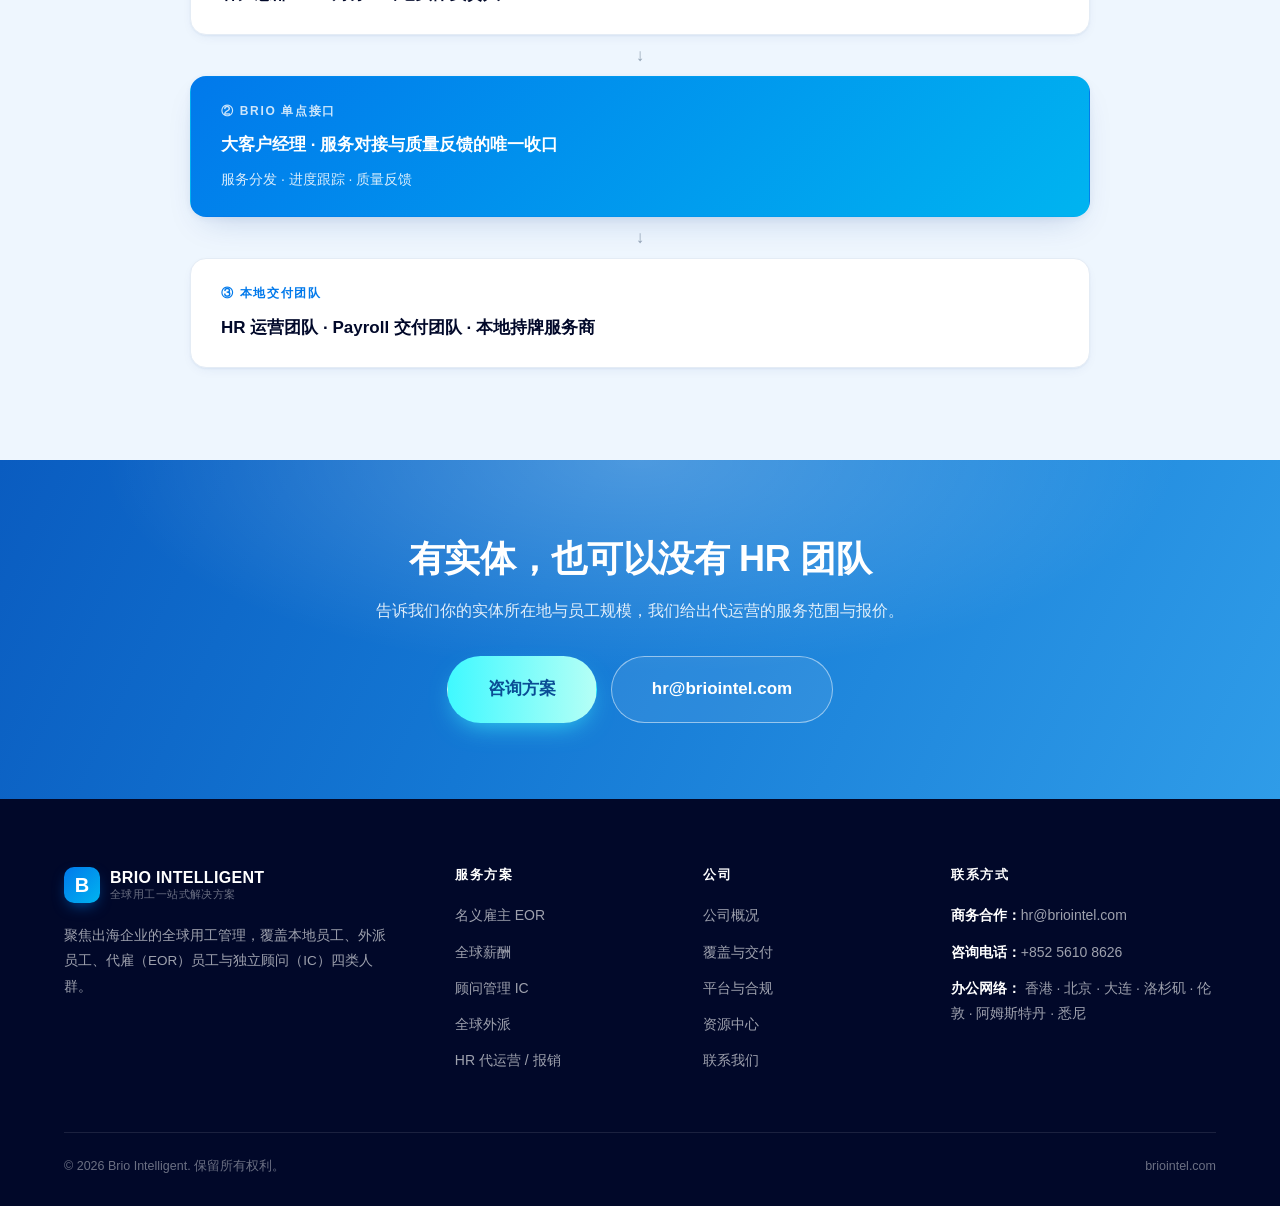
<file: services/hro.html>
<!DOCTYPE html>
<html lang="zh-CN" data-lang="zh"
      data-title-zh="HR 代运营与报销 — Brio Intelligent"
      data-title-en="HRO & Expenses — Brio Intelligent">
<head>
<meta charset="UTF-8">
<meta name="viewport" content="width=device-width,initial-scale=1">
<title>HR 代运营与报销 — Brio Intelligent</title>
<meta name="description" content="有当地实体但没有本地 HR 团队时的人事运营托管：政策流程、福利保险、休假、入职、雇佣报告、隐私保护、算薪发薪、报销处理与离职结算。">
<link rel="stylesheet" href="/assets/css/style.css">
</head>
<body>

<!-- ===================== 顶栏 ===================== -->
<header class="hdr" id="hdr">
  <div class="wrap hdr__in">
    <a class="logo" href="/">
      <span class="logo__mark">B</span>
      <span class="logo__tx">
        <b>BRIO INTELLIGENT</b>
        <span data-zh>全球用工一站式解决方案</span>
        <span data-en>One-Stop Global Employment</span>
      </span>
    </a>

    <nav class="nav" id="nav">
      <div class="nav__item">
        <a href="/"><span data-zh>首页</span><span data-en>Home</span></a>
      </div>
      <div class="nav__item">
        <a href="/services.html"><span data-zh>服务方案</span><span data-en>Services</span><span class="caret"></span></a>
        <div class="nav__drop">
          <a href="/services/eor.html"><span data-zh>名义雇主 EOR</span><span data-en>Employer of Record</span><small data-zh>无实体合规雇佣</small><small data-en>Hire without an entity</small></a>
          <a href="/services/payroll.html"><span data-zh>全球薪酬</span><span data-en>Global Payroll</span><small data-zh>自有实体薪酬全流程</small><small data-en>Full payroll cycle</small></a>
          <a href="/services/ic.html"><span data-zh>顾问管理 IC</span><span data-en>Contractor Management</span><small data-zh>合规验证与多币种直付</small><small data-en>Vetting &amp; multi-currency payment</small></a>
          <a href="/services/mobility.html"><span data-zh>全球外派</span><span data-en>Global Mobility</span><small data-zh>工签 · 外派税务 · 入境离境</small><small data-en>Permits · tax · immigration</small></a>
          <a href="/services/hro.html"><span data-zh>HR 代运营 / 报销</span><span data-en>HRO / Expenses</span><small data-zh>有实体、缺人手的 HR 与 Payroll</small><small data-en>HR &amp; payroll without the headcount</small></a>
        </div>
      </div>
      <div class="nav__item">
        <a href="/platform.html"><span data-zh>平台与合规</span><span data-en>Platform</span></a>
      </div>
      <div class="nav__item">
        <a href="/coverage.html"><span data-zh>覆盖网络</span><span data-en>Coverage</span></a>
      </div>
      <div class="nav__item">
        <a href="/about.html"><span data-zh>关于我们</span><span data-en>About</span></a>
      </div>
      <div class="nav__cta"><a href="/contact.html"><span data-zh>免费咨询</span><span data-en>Get in Touch</span></a></div>
    </nav>

    <div class="hdr__right">
      <a class="tel-pill" href="tel:+85256108626">
        <svg width="14" height="14" viewBox="0 0 24 24" fill="none" stroke="currentColor" stroke-width="2.2" stroke-linecap="round" stroke-linejoin="round"><path d="M22 16.9v3a2 2 0 0 1-2.2 2 19.8 19.8 0 0 1-8.6-3.1 19.5 19.5 0 0 1-6-6A19.8 19.8 0 0 1 2.1 4.2 2 2 0 0 1 4.1 2h3a2 2 0 0 1 2 1.7c.1 1 .4 1.9.7 2.8a2 2 0 0 1-.4 2.1L8.1 9.9a16 16 0 0 0 6 6l1.3-1.3a2 2 0 0 1 2.1-.5c.9.4 1.8.6 2.8.7a2 2 0 0 1 1.7 2Z"/></svg>
        +852 5610 8626
      </a>
      <div class="lang">
        <button type="button" data-lang="zh" class="on">中文</button><button type="button" data-lang="en">EN</button>
      </div>
      <a class="btn btn--primary btn--sm" href="/contact.html">
        <span data-zh>免费咨询</span><span data-en>Get in Touch</span>
      </a>
      <button class="burger" id="burger" type="button" aria-label="Menu" aria-expanded="false"><span></span></button>
    </div>
  </div>
</header>

<!-- ===================== 子页 Hero ===================== -->
<section class="phero">
  <div class="wrap phero__in">
    <div>
      <div class="crumb">
        <a href="/"><span data-zh>首页</span><span data-en>Home</span></a>
        <span>/</span>
        <a href="/services.html"><span data-zh>服务方案</span><span data-en>Services</span></a>
        <span>/</span>
        <span data-zh>HR 代运营与报销</span><span data-en>HRO &amp; Expenses</span>
      </div>
      <h1 data-zh>HR 代运营与报销</h1>
      <h1 data-en>HRO &amp; Expenses</h1>
      <p class="phero__sub" data-zh>已经有当地实体，但没有本地 HR 团队 —— 把人事运营整体托管给 Brio，从政策流程到离职结算。</p>
      <p class="phero__sub" data-en>You have the entity but not the local HR team — hand the whole HR operation to Brio, from policy and process through to final settlement.</p>
      <div class="phero__cta">
        <a class="btn btn--cyan btn--lg" href="/contact.html"><span data-zh>咨询方案</span><span data-en>Get a Proposal</span></a>
      </div>
    </div>
    <div class="phero__art"><img src="/img/svc-hro.jpg" alt="" loading="eager"></div>
  </div>
</section>

<!-- ===================== 是什么 ===================== -->
<section class="sec">
  <div class="wrap">
    <div class="sec-head sec-head--left rv" style="margin-bottom:40px">
      <span class="eyebrow" data-zh>HRO</span><span class="eyebrow" data-en>HRO</span>
      <h2 data-zh>和 EOR 有什么不同</h2>
      <h2 data-en>How this differs from EOR</h2>
    </div>
    <div class="split">
      <div class="rv">
        <p style="color:var(--muted); line-height:1.95; font-size:16px" data-zh>与 EOR 不同，HR 代运营发生在你已经有当地实体的情况下：劳动合同仍由你的实体签署，缺的是执行这些合同的人手与流程。Brio 承接日常人事运营，你保留对实体与人员的最终控制权。</p>
        <p style="color:var(--muted); line-height:1.95; font-size:16px" data-en>Unlike EOR, HRO applies when you already have a local entity: your entity still signs the contracts — what is missing is the people and process to run them. Brio takes on day-to-day HR operations while you keep ultimate control of the entity and the team.</p>
        <div class="tags" style="margin-top:26px">
          <span class="tag" data-zh>保留自有实体</span><span class="tag" data-en>Your entity stays yours</span><span class="tag" data-zh>劳动合同由你签署</span><span class="tag" data-en>You sign the contracts</span><span class="tag" data-zh>人事运营整体托管</span><span class="tag" data-en>Operations handed over</span>
        </div>
      </div>
      <div class="split__art rv"><img src="/img/team-laptops.jpg" alt="" loading="lazy"></div>
    </div>
  </div>
</section>

<!-- ===================== 九项内容 ===================== -->
<section class="sec sec--blue">
  <div class="wrap">
    <div class="sec-head rv">
      <span class="eyebrow" data-zh>服务范围</span><span class="eyebrow" data-en>Scope of Service</span>
      <h2 data-zh>九项人事运营</h2>
      <h2 data-en>Nine areas of HR operations</h2>
    </div>
    <div class="grid g3">
      <div class="card rv">
        <span class="idx">01</span>
        <h3 data-zh>政策流程</h3><h3 data-en>Policy and process</h3>
        <p data-zh>按当地法规建立 HR 政策与操作流程。</p>
        <p data-en>HR policies and operating processes built to local statute.</p>
      </div>
      <div class="card rv">
        <span class="idx">02</span>
        <h3 data-zh>福利保险</h3><h3 data-en>Benefits and insurance</h3>
        <p data-zh>员工福利方案的实施与保险登记。</p>
        <p data-en>Benefit plan implementation and insurance enrolment.</p>
      </div>
      <div class="card rv">
        <span class="idx">03</span>
        <h3 data-zh>休假管理</h3><h3 data-en>Leave management</h3>
        <p data-zh>假期额度、审批与记录的日常管理。</p>
        <p data-en>Entitlements, approvals and records managed day to day.</p>
      </div>
      <div class="card rv">
        <span class="idx">04</span>
        <h3 data-zh>入职办理</h3><h3 data-en>Onboarding</h3>
        <p data-zh>员工入职材料收集与手续办理。</p>
        <p data-en>Document collection and onboarding formalities.</p>
      </div>
      <div class="card rv">
        <span class="idx">05</span>
        <h3 data-zh>雇佣报告</h3><h3 data-en>Employment reporting</h3>
        <p data-zh>定期提供雇佣与人力数据报告。</p>
        <p data-en>Regular employment and workforce data reporting.</p>
      </div>
      <div class="card rv">
        <span class="idx">06</span>
        <h3 data-zh>隐私保护</h3><h3 data-en>Data privacy</h3>
        <p data-zh>按 PDPA / GDPR / HIPAA 要求处理员工数据。</p>
        <p data-en>Employee data handled to PDPA, GDPR and HIPAA requirements.</p>
      </div>
      <div class="card rv">
        <span class="idx">07</span>
        <h3 data-zh>算薪发薪</h3><h3 data-en>Payroll</h3>
        <p data-zh>薪酬计算、发放与社保个税缴纳。</p>
        <p data-en>Payroll calculated, paid, and social insurance and tax filed.</p>
      </div>
      <div class="card rv">
        <span class="idx">08</span>
        <h3 data-zh>报销处理</h3><h3 data-en>Expense processing</h3>
        <p data-zh>员工费用报销的全流程处理。</p>
        <p data-en>The full employee expense cycle, handled.</p>
      </div>
      <div class="card rv">
        <span class="idx">09</span>
        <h3 data-zh>离职结算</h3><h3 data-en>Offboarding and settlement</h3>
        <p data-zh>离职手续、薪资结算与社保处理。</p>
        <p data-en>Offboarding formalities, final pay and social insurance handling.</p>
      </div>
    </div>
  </div>
</section>

<!-- ===================== 报销处理 ===================== -->
<section class="sec" id="expense">
  <div class="wrap">
    <div class="sec-head rv">
      <span class="eyebrow" data-zh>Expenses</span><span class="eyebrow" data-en>Expenses</span>
      <h2 data-zh>报销处理：从政策到员工到账</h2>
      <h2 data-en>Expense processing, policy to payout</h2>
    </div>
    <div class="grid g3">
      <div class="card rv">
        <span class="idx">01</span>
        <h3 data-zh>政策定制</h3><h3 data-en>Policy design</h3>
        <p data-zh>按企业与当地税务要求制定报销政策。</p>
        <p data-en>An expense policy built around your rules and local tax requirements.</p>
      </div>
      <div class="card rv">
        <span class="idx">02</span>
        <h3 data-zh>税务合规</h3><h3 data-en>Tax compliance</h3>
        <p data-zh>明确可报销范围与相应的税务处理方式。</p>
        <p data-en>Reimbursable scope and the corresponding tax treatment made explicit.</p>
      </div>
      <div class="card rv">
        <span class="idx">03</span>
        <h3 data-zh>账单审核</h3><h3 data-en>Bill review</h3>
        <p data-zh>票据与账单的合规性审核。</p>
        <p data-en>Receipts and bills reviewed for compliance.</p>
      </div>
      <div class="card rv">
        <span class="idx">04</span>
        <h3 data-zh>系统对接</h3><h3 data-en>System integration</h3>
        <p data-zh>与现有报销系统或 Brio 平台对接。</p>
        <p data-en>Connected to your existing expense system or to the Brio platform.</p>
      </div>
      <div class="card rv">
        <span class="idx">05</span>
        <h3 data-zh>一键审批</h3><h3 data-en>One-click approval</h3>
        <p data-zh>审批流程线上化，一键完成。</p>
        <p data-en>Approvals moved online and completed in one click.</p>
      </div>
      <div class="card rv">
        <span class="idx">06</span>
        <h3 data-zh>员工秒到账</h3><h3 data-en>Paid out fast</h3>
        <p data-zh>审批通过后快速到账。</p>
        <p data-en>Reimbursed quickly once approved.</p>
      </div>
    </div>
  </div>
</section>

<!-- ===================== 对接模式 ===================== -->
<section class="sec sec--blue">
  <div class="wrap">
    <div class="sec-head rv">
      <span class="eyebrow" data-zh>服务对接模式</span><span class="eyebrow" data-en>Single Point of Contact</span>
      <h2 data-zh>你只需对接一个入口</h2>
      <h2 data-en>One entry point for you</h2>
    </div>
    <div class="flow rv">
      <div class="layer">
        <div class="layer__k" data-zh>① 客户侧</div><div class="layer__k" data-en>① Client Side</div>
        <div class="layer__t" data-zh>客户总部 HR / 财务 · 当地实体负责人</div>
        <div class="layer__t" data-en>HQ HR / finance · your local entity lead</div>
      </div>
      <div class="down">↓</div>
      <div class="layer layer--hi">
        <div class="layer__k" data-zh>② Brio 单点接口</div><div class="layer__k" data-en>② Brio SPOC</div>
        <div class="layer__t" data-zh>大客户经理 · 服务对接与质量反馈的唯一收口</div>
        <div class="layer__t" data-en>Account manager — the single point for intake and quality feedback</div>
        <div class="layer__d" data-zh>服务分发 · 进度跟踪 · 质量反馈</div><div class="layer__d" data-en>Dispatch · tracking · quality feedback</div>
      </div>
      <div class="down">↓</div>
      <div class="layer">
        <div class="layer__k" data-zh>③ 本地交付团队</div><div class="layer__k" data-en>③ Local Delivery Teams</div>
        <div class="layer__t" data-zh>HR 运营团队 · Payroll 交付团队 · 本地持牌服务商</div>
        <div class="layer__t" data-en>HR operations · payroll delivery · locally licensed partners</div>
      </div>
    </div>
  </div>
</section>

<!-- ===================== CTA ===================== -->
<section class="cta">
  <div class="wrap cta__in">
    <h2 data-zh>有实体，也可以没有 HR 团队</h2>
    <h2 data-en>Keep the entity, skip the HR headcount</h2>
    <p data-zh>告诉我们你的实体所在地与员工规模，我们给出代运营的服务范围与报价。</p>
    <p data-en>Tell us where your entities are and how many employees you have — we will scope the service and the pricing.</p>
    <div class="cta__btns">
      <a class="btn btn--cyan btn--lg" href="/contact.html"><span data-zh>咨询方案</span><span data-en>Get a Proposal</span></a>
      <a class="btn btn--ghost btn--lg" href="mailto:hr@briointel.com">hr@briointel.com</a>
    </div>
  </div>
</section>

<!-- ===================== 页脚 ===================== -->
<footer class="ftr">
  <div class="wrap">
    <div class="ftr__top">
      <div class="ftr__brand">
        <div class="logo">
          <span class="logo__mark">B</span>
          <span class="logo__tx">
            <b>BRIO INTELLIGENT</b>
            <span data-zh>全球用工一站式解决方案</span>
            <span data-en>One-Stop Global Employment</span>
          </span>
        </div>
        <p data-zh>聚焦出海企业的全球用工管理，覆盖本地员工、外派员工、代雇（EOR）员工与独立顾问（IC）四类人群。</p>
        <p data-en>Focused on global employment management for overseas-expanding companies, covering local employees, assignees, EOR employees and independent contractors.</p>
      </div>

      <div>
        <h4 data-zh>服务方案</h4><h4 data-en>Services</h4>
        <ul>
          <li><a href="/services/eor.html"><span data-zh>名义雇主 EOR</span><span data-en>Employer of Record</span></a></li>
          <li><a href="/services/payroll.html"><span data-zh>全球薪酬</span><span data-en>Global Payroll</span></a></li>
          <li><a href="/services/ic.html"><span data-zh>顾问管理 IC</span><span data-en>Contractor Management</span></a></li>
          <li><a href="/services/mobility.html"><span data-zh>全球外派</span><span data-en>Global Mobility</span></a></li>
          <li><a href="/services/hro.html"><span data-zh>HR 代运营 / 报销</span><span data-en>HRO / Expenses</span></a></li>
        </ul>
      </div>

      <div>
        <h4 data-zh>公司</h4><h4 data-en>Company</h4>
        <ul>
          <li><a href="/about.html"><span data-zh>公司概况</span><span data-en>Overview</span></a></li>
          <li><a href="/coverage.html"><span data-zh>覆盖与交付</span><span data-en>Coverage &amp; Delivery</span></a></li>
          <li><a href="/platform.html"><span data-zh>平台与合规</span><span data-en>Platform &amp; Compliance</span></a></li>
          <li><a href="/resource.html"><span data-zh>资源中心</span><span data-en>Resource Centre</span></a></li>
          <li><a href="/contact.html"><span data-zh>联系我们</span><span data-en>Contact</span></a></li>
        </ul>
      </div>

      <div class="ftr__contact">
        <h4 data-zh>联系方式</h4><h4 data-en>Contact</h4>
        <ul>
          <li><b data-zh>商务合作：</b><b data-en>Business enquiries: </b><a href="mailto:hr@briointel.com">hr@briointel.com</a></li>
          <li><b data-zh>咨询电话：</b><b data-en>Phone: </b><a href="tel:+85256108626">+852 5610 8626</a></li>
          <li>
            <b data-zh>办公网络：</b><b data-en>Offices: </b>
            <span data-zh>香港 · 北京 · 大连 · 洛杉矶 · 伦敦 · 阿姆斯特丹 · 悉尼</span>
            <span data-en>Hong Kong · Beijing · Dalian · Los Angeles · London · Amsterdam · Sydney</span>
          </li>
        </ul>
      </div>
    </div>

    <div class="ftr__bottom">
      <span>© <span data-year>2026</span> Brio Intelligent. <span data-zh>保留所有权利。</span><span data-en>All rights reserved.</span></span>
      <span>briointel.com</span>
    </div>
  </div>
</footer>

<script src="/assets/js/main.js"></script>
</body>
</html>
</file>
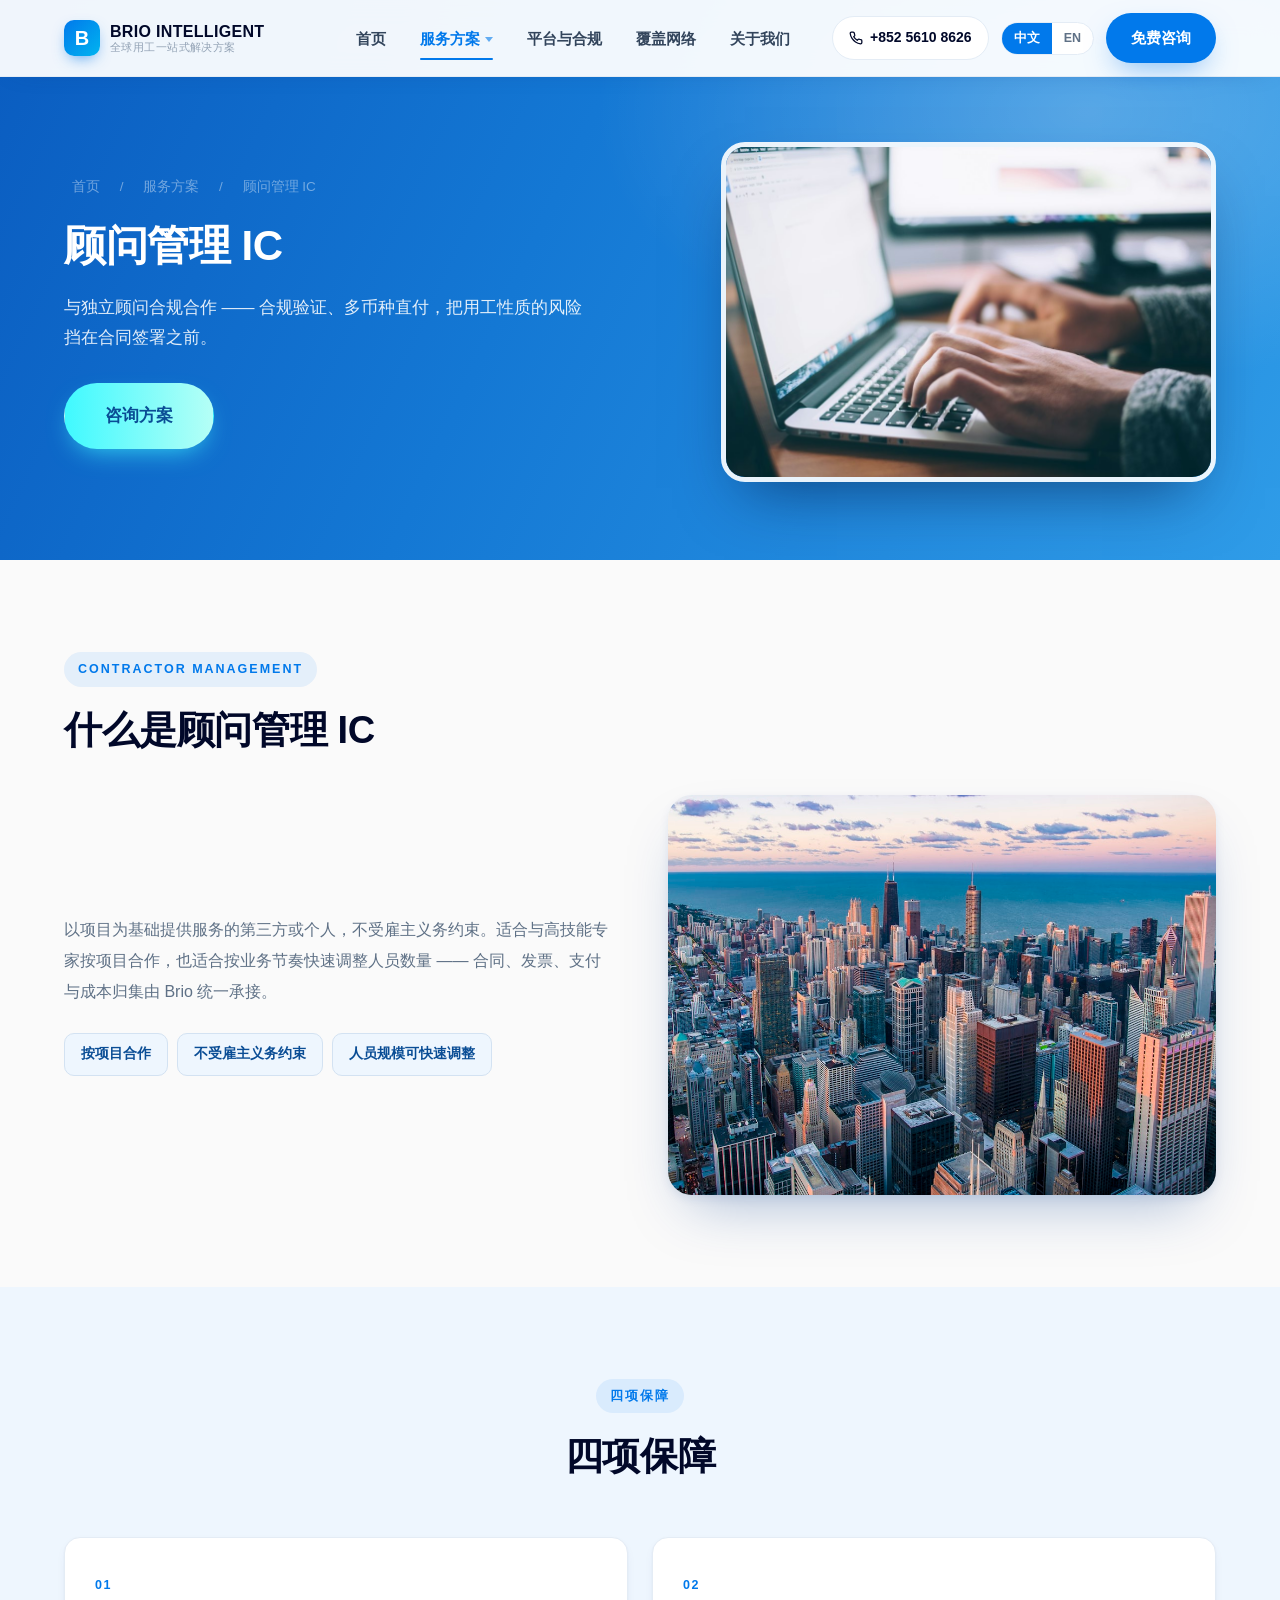
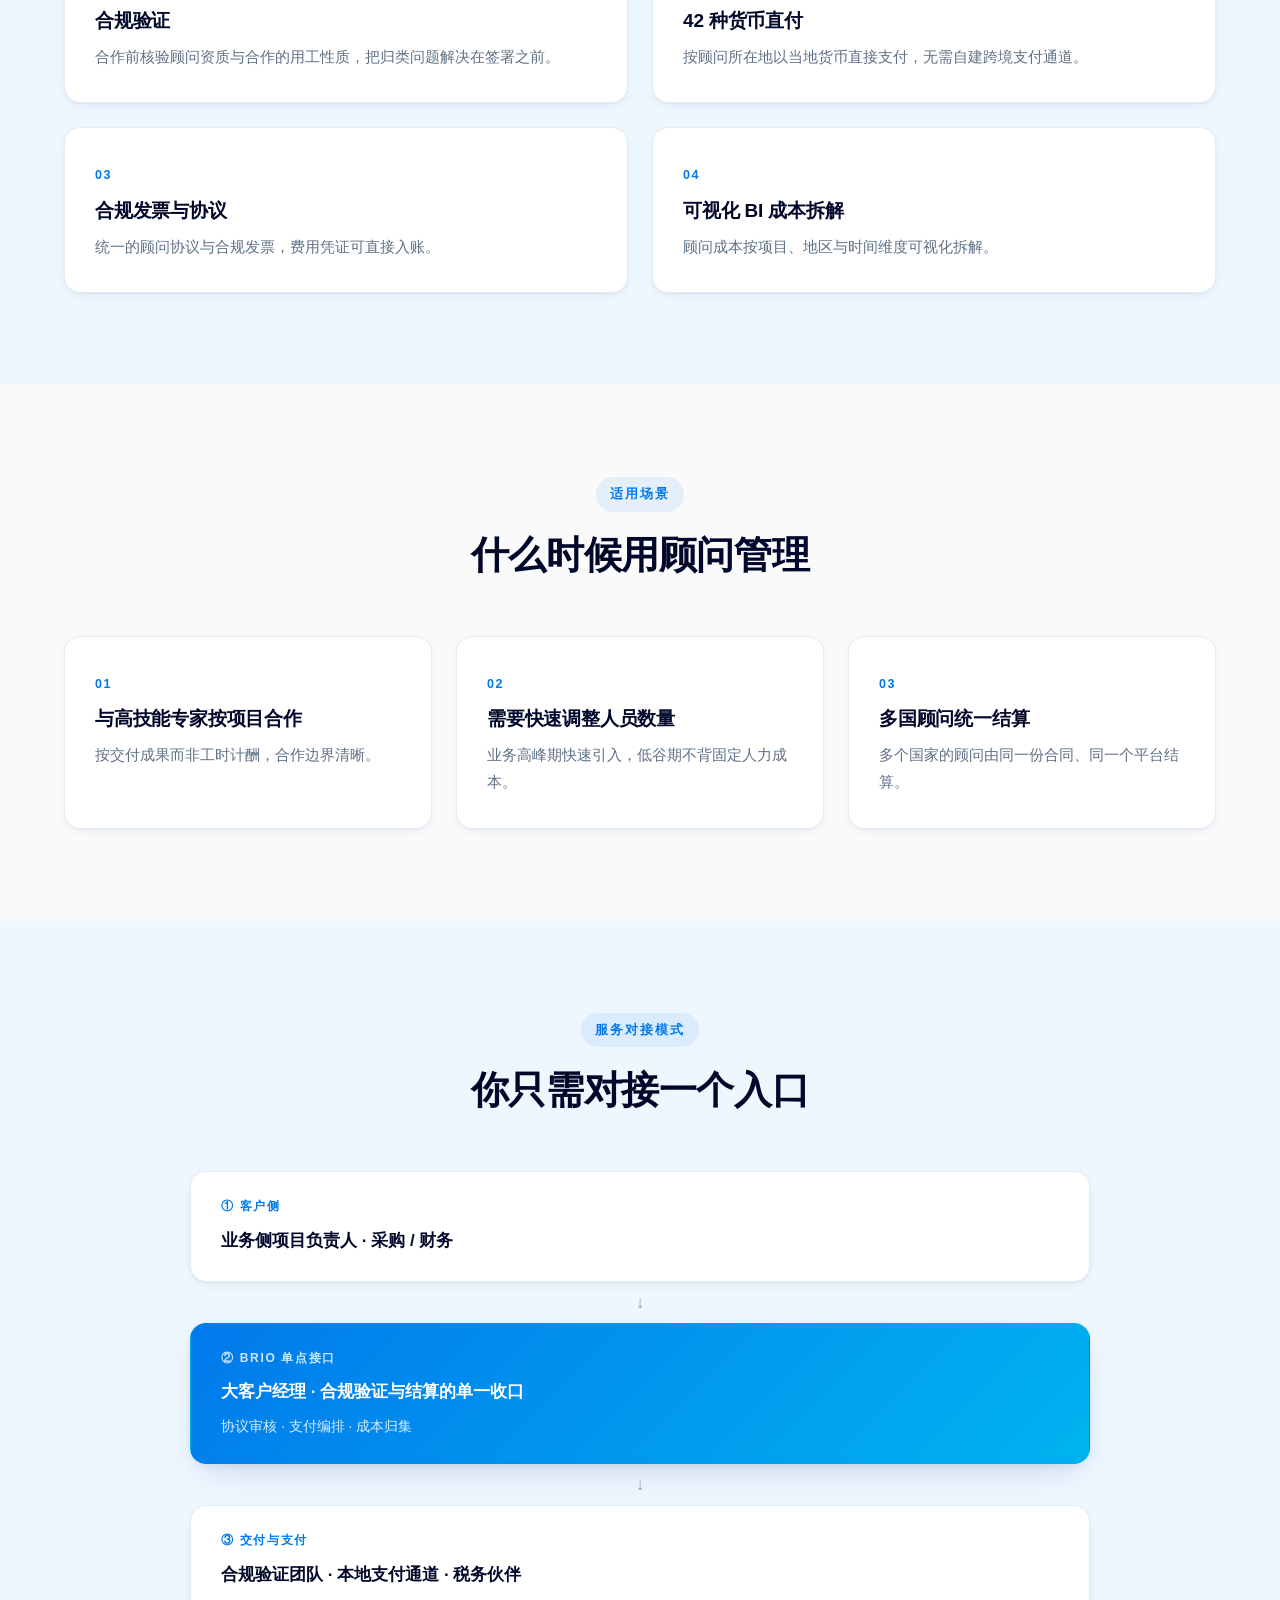
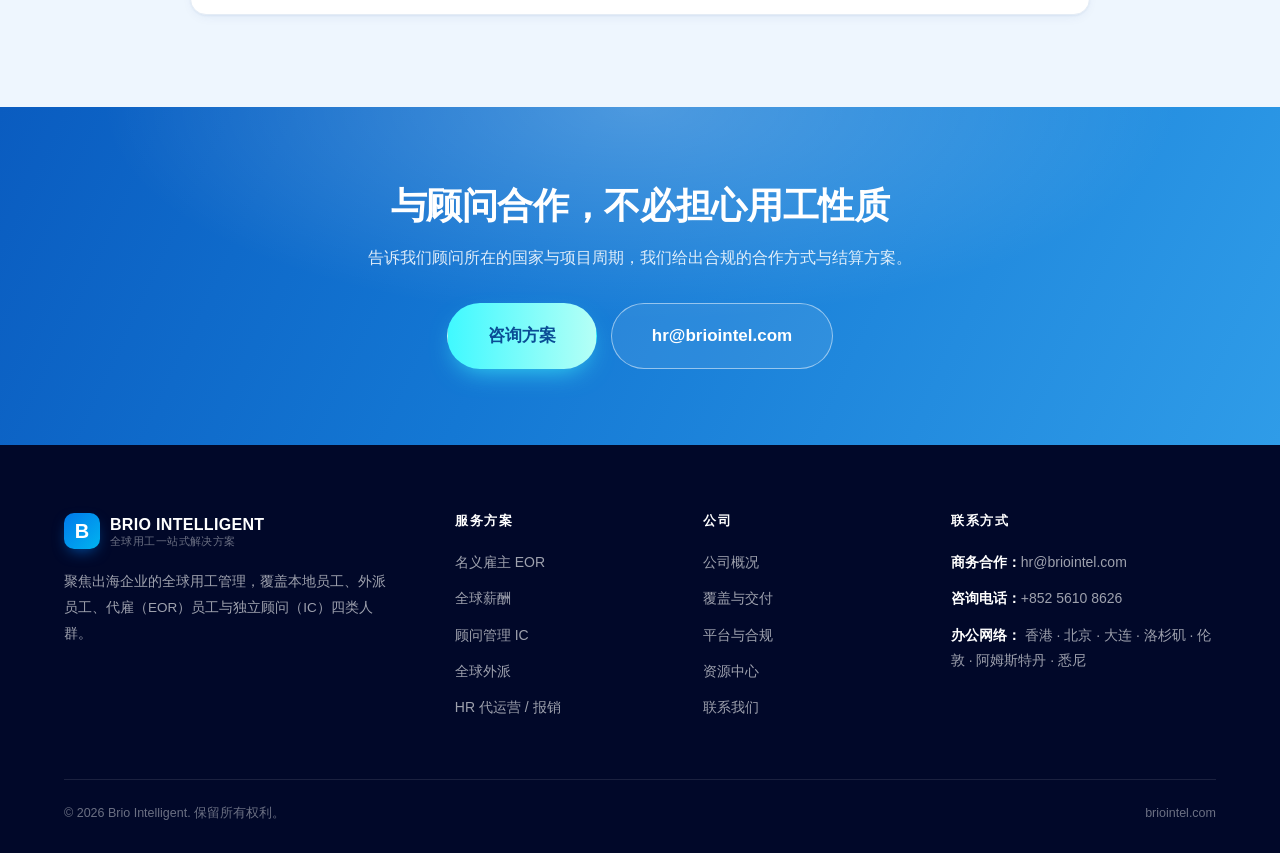
<file: services/ic.html>
<!DOCTYPE html>
<html lang="zh-CN" data-lang="zh"
      data-title-zh="顾问管理 IC — Brio Intelligent"
      data-title-en="Contractor Management — Brio Intelligent">
<head>
<meta charset="UTF-8">
<meta name="viewport" content="width=device-width,initial-scale=1">
<title>顾问管理 IC — Brio Intelligent</title>
<meta name="description" content="与独立顾问合规合作：合作前做合规验证，支持 42 种货币直付，提供统一顾问协议与合规发票，成本按项目与地区可视化拆解。">
<link rel="stylesheet" href="/assets/css/style.css">
</head>
<body>

<!-- ===================== 顶栏 ===================== -->
<header class="hdr" id="hdr">
  <div class="wrap hdr__in">
    <a class="logo" href="/">
      <span class="logo__mark">B</span>
      <span class="logo__tx">
        <b>BRIO INTELLIGENT</b>
        <span data-zh>全球用工一站式解决方案</span>
        <span data-en>One-Stop Global Employment</span>
      </span>
    </a>

    <nav class="nav" id="nav">
      <div class="nav__item">
        <a href="/"><span data-zh>首页</span><span data-en>Home</span></a>
      </div>
      <div class="nav__item">
        <a href="/services.html"><span data-zh>服务方案</span><span data-en>Services</span><span class="caret"></span></a>
        <div class="nav__drop">
          <a href="/services/eor.html"><span data-zh>名义雇主 EOR</span><span data-en>Employer of Record</span><small data-zh>无实体合规雇佣</small><small data-en>Hire without an entity</small></a>
          <a href="/services/payroll.html"><span data-zh>全球薪酬</span><span data-en>Global Payroll</span><small data-zh>自有实体薪酬全流程</small><small data-en>Full payroll cycle</small></a>
          <a href="/services/ic.html"><span data-zh>顾问管理 IC</span><span data-en>Contractor Management</span><small data-zh>合规验证与多币种直付</small><small data-en>Vetting &amp; multi-currency payment</small></a>
          <a href="/services/mobility.html"><span data-zh>全球外派</span><span data-en>Global Mobility</span><small data-zh>工签 · 外派税务 · 入境离境</small><small data-en>Permits · tax · immigration</small></a>
          <a href="/services/hro.html"><span data-zh>HR 代运营 / 报销</span><span data-en>HRO / Expenses</span><small data-zh>有实体、缺人手的 HR 与 Payroll</small><small data-en>HR &amp; payroll without the headcount</small></a>
        </div>
      </div>
      <div class="nav__item">
        <a href="/platform.html"><span data-zh>平台与合规</span><span data-en>Platform</span></a>
      </div>
      <div class="nav__item">
        <a href="/coverage.html"><span data-zh>覆盖网络</span><span data-en>Coverage</span></a>
      </div>
      <div class="nav__item">
        <a href="/about.html"><span data-zh>关于我们</span><span data-en>About</span></a>
      </div>
      <div class="nav__cta"><a href="/contact.html"><span data-zh>免费咨询</span><span data-en>Get in Touch</span></a></div>
    </nav>

    <div class="hdr__right">
      <a class="tel-pill" href="tel:+85256108626">
        <svg width="14" height="14" viewBox="0 0 24 24" fill="none" stroke="currentColor" stroke-width="2.2" stroke-linecap="round" stroke-linejoin="round"><path d="M22 16.9v3a2 2 0 0 1-2.2 2 19.8 19.8 0 0 1-8.6-3.1 19.5 19.5 0 0 1-6-6A19.8 19.8 0 0 1 2.1 4.2 2 2 0 0 1 4.1 2h3a2 2 0 0 1 2 1.7c.1 1 .4 1.9.7 2.8a2 2 0 0 1-.4 2.1L8.1 9.9a16 16 0 0 0 6 6l1.3-1.3a2 2 0 0 1 2.1-.5c.9.4 1.8.6 2.8.7a2 2 0 0 1 1.7 2Z"/></svg>
        +852 5610 8626
      </a>
      <div class="lang">
        <button type="button" data-lang="zh" class="on">中文</button><button type="button" data-lang="en">EN</button>
      </div>
      <a class="btn btn--primary btn--sm" href="/contact.html">
        <span data-zh>免费咨询</span><span data-en>Get in Touch</span>
      </a>
      <button class="burger" id="burger" type="button" aria-label="Menu" aria-expanded="false"><span></span></button>
    </div>
  </div>
</header>

<!-- ===================== 子页 Hero ===================== -->
<section class="phero">
  <div class="wrap phero__in">
    <div>
      <div class="crumb">
        <a href="/"><span data-zh>首页</span><span data-en>Home</span></a>
        <span>/</span>
        <a href="/services.html"><span data-zh>服务方案</span><span data-en>Services</span></a>
        <span>/</span>
        <span data-zh>顾问管理 IC</span><span data-en>Contractor Management</span>
      </div>
      <h1 data-zh>顾问管理 IC</h1>
      <h1 data-en>Contractor Management</h1>
      <p class="phero__sub" data-zh>与独立顾问合规合作 —— 合规验证、多币种直付，把用工性质的风险挡在合同签署之前。</p>
      <p class="phero__sub" data-en>Work with independent contractors compliantly — vetting and multi-currency payment, with classification risk handled before the contract is signed.</p>
      <div class="phero__cta">
        <a class="btn btn--cyan btn--lg" href="/contact.html"><span data-zh>咨询方案</span><span data-en>Get a Proposal</span></a>
      </div>
    </div>
    <div class="phero__art"><img src="/img/svc-ic.jpg" alt="" loading="eager"></div>
  </div>
</section>

<!-- ===================== 是什么 ===================== -->
<section class="sec">
  <div class="wrap">
    <div class="sec-head sec-head--left rv" style="margin-bottom:40px">
      <span class="eyebrow" data-zh>Contractor Management</span><span class="eyebrow" data-en>Contractor Management</span>
      <h2 data-zh>什么是顾问管理 IC</h2>
      <h2 data-en>What contractor management means</h2>
    </div>
    <div class="split">
      <div class="rv">
        <p style="color:var(--muted); line-height:1.95; font-size:16px" data-zh>以项目为基础提供服务的第三方或个人，不受雇主义务约束。适合与高技能专家按项目合作，也适合按业务节奏快速调整人员数量 —— 合同、发票、支付与成本归集由 Brio 统一承接。</p>
        <p style="color:var(--muted); line-height:1.95; font-size:16px" data-en>Third parties or individuals engaged on a project basis, outside an employment relationship. A good fit for working with highly skilled specialists by project, and for flexing headcount with the business — contracts, invoicing, payment and cost allocation all handled by Brio.</p>
        <div class="tags" style="margin-top:26px">
          <span class="tag" data-zh>按项目合作</span><span class="tag" data-en>Project-based</span><span class="tag" data-zh>不受雇主义务约束</span><span class="tag" data-en>No employment obligation</span><span class="tag" data-zh>人员规模可快速调整</span><span class="tag" data-en>Scale up or down fast</span>
        </div>
      </div>
      <div class="split__art rv"><img src="/img/city.jpg" alt="" loading="lazy"></div>
    </div>
  </div>
</section>

<!-- ===================== 四项保障 ===================== -->
<section class="sec sec--blue">
  <div class="wrap">
    <div class="sec-head rv">
      <span class="eyebrow" data-zh>四项保障</span><span class="eyebrow" data-en>Four Safeguards</span>
      <h2 data-zh>四项保障</h2>
      <h2 data-en>Four safeguards</h2>
    </div>
    <div class="grid g2">
      <div class="card rv">
        <span class="idx">01</span>
        <h3 data-zh>合规验证</h3><h3 data-en>Compliance vetting</h3>
        <p data-zh>合作前核验顾问资质与合作的用工性质，把归类问题解决在签署之前。</p>
        <p data-en>Contractor credentials and engagement classification are vetted before you sign.</p>
      </div>
      <div class="card rv">
        <span class="idx">02</span>
        <h3 data-zh>42 种货币直付</h3><h3 data-en>42-currency direct payment</h3>
        <p data-zh>按顾问所在地以当地货币直接支付，无需自建跨境支付通道。</p>
        <p data-en>Pay contractors in their local currency, directly — no in-house cross-border payment rails needed.</p>
      </div>
      <div class="card rv">
        <span class="idx">03</span>
        <h3 data-zh>合规发票与协议</h3><h3 data-en>Compliant contracts and invoicing</h3>
        <p data-zh>统一的顾问协议与合规发票，费用凭证可直接入账。</p>
        <p data-en>Standardised contractor agreements and compliant invoicing, ready for your books.</p>
      </div>
      <div class="card rv">
        <span class="idx">04</span>
        <h3 data-zh>可视化 BI 成本拆解</h3><h3 data-en>Cost breakdown in BI</h3>
        <p data-zh>顾问成本按项目、地区与时间维度可视化拆解。</p>
        <p data-en>Contractor cost broken down by project, region and period.</p>
      </div>
    </div>
  </div>
</section>

<!-- ===================== 适用场景 ===================== -->
<section class="sec">
  <div class="wrap">
    <div class="sec-head rv">
      <span class="eyebrow" data-zh>适用场景</span><span class="eyebrow" data-en>When to Use</span>
      <h2 data-zh>什么时候用顾问管理</h2>
      <h2 data-en>When contractor management fits</h2>
    </div>
    <div class="grid g3">
      <div class="card rv">
        <span class="idx">01</span>
        <h3 data-zh>与高技能专家按项目合作</h3><h3 data-en>Project work with specialists</h3>
        <p data-zh>按交付成果而非工时计酬，合作边界清晰。</p>
        <p data-en>Pay for deliverables rather than hours, with a clear scope.</p>
      </div>
      <div class="card rv">
        <span class="idx">02</span>
        <h3 data-zh>需要快速调整人员数量</h3><h3 data-en>Flexing headcount</h3>
        <p data-zh>业务高峰期快速引入，低谷期不背固定人力成本。</p>
        <p data-en>Bring people in at peak and avoid fixed headcount at the trough.</p>
      </div>
      <div class="card rv">
        <span class="idx">03</span>
        <h3 data-zh>多国顾问统一结算</h3><h3 data-en>One settlement, many countries</h3>
        <p data-zh>多个国家的顾问由同一份合同、同一个平台结算。</p>
        <p data-en>Contractors across several countries settled under one contract and one platform.</p>
      </div>
    </div>
  </div>
</section>

<!-- ===================== 对接模式 ===================== -->
<section class="sec sec--blue">
  <div class="wrap">
    <div class="sec-head rv">
      <span class="eyebrow" data-zh>服务对接模式</span><span class="eyebrow" data-en>Single Point of Contact</span>
      <h2 data-zh>你只需对接一个入口</h2>
      <h2 data-en>One entry point for you</h2>
    </div>
    <div class="flow rv">
      <div class="layer">
        <div class="layer__k" data-zh>① 客户侧</div><div class="layer__k" data-en>① Client Side</div>
        <div class="layer__t" data-zh>业务侧项目负责人 · 采购 / 财务</div>
        <div class="layer__t" data-en>Project owner on the business side · procurement / finance</div>
      </div>
      <div class="down">↓</div>
      <div class="layer layer--hi">
        <div class="layer__k" data-zh>② Brio 单点接口</div><div class="layer__k" data-en>② Brio SPOC</div>
        <div class="layer__t" data-zh>大客户经理 · 合规验证与结算的单一收口</div>
        <div class="layer__t" data-en>Account manager — the single point for vetting and settlement</div>
        <div class="layer__d" data-zh>协议审核 · 支付编排 · 成本归集</div><div class="layer__d" data-en>Agreement review · payment orchestration · cost allocation</div>
      </div>
      <div class="down">↓</div>
      <div class="layer">
        <div class="layer__k" data-zh>③ 交付与支付</div><div class="layer__k" data-en>③ Delivery & Payment</div>
        <div class="layer__t" data-zh>合规验证团队 · 本地支付通道 · 税务伙伴</div>
        <div class="layer__t" data-en>Vetting team · local payment rails · tax partners</div>
      </div>
    </div>
  </div>
</section>

<!-- ===================== CTA ===================== -->
<section class="cta">
  <div class="wrap cta__in">
    <h2 data-zh>与顾问合作，不必担心用工性质</h2>
    <h2 data-en>Engage contractors without classification exposure</h2>
    <p data-zh>告诉我们顾问所在的国家与项目周期，我们给出合规的合作方式与结算方案。</p>
    <p data-en>Tell us the countries and the project timeline — we will come back with a compliant engagement and settlement plan.</p>
    <div class="cta__btns">
      <a class="btn btn--cyan btn--lg" href="/contact.html"><span data-zh>咨询方案</span><span data-en>Get a Proposal</span></a>
      <a class="btn btn--ghost btn--lg" href="mailto:hr@briointel.com">hr@briointel.com</a>
    </div>
  </div>
</section>

<!-- ===================== 页脚 ===================== -->
<footer class="ftr">
  <div class="wrap">
    <div class="ftr__top">
      <div class="ftr__brand">
        <div class="logo">
          <span class="logo__mark">B</span>
          <span class="logo__tx">
            <b>BRIO INTELLIGENT</b>
            <span data-zh>全球用工一站式解决方案</span>
            <span data-en>One-Stop Global Employment</span>
          </span>
        </div>
        <p data-zh>聚焦出海企业的全球用工管理，覆盖本地员工、外派员工、代雇（EOR）员工与独立顾问（IC）四类人群。</p>
        <p data-en>Focused on global employment management for overseas-expanding companies, covering local employees, assignees, EOR employees and independent contractors.</p>
      </div>

      <div>
        <h4 data-zh>服务方案</h4><h4 data-en>Services</h4>
        <ul>
          <li><a href="/services/eor.html"><span data-zh>名义雇主 EOR</span><span data-en>Employer of Record</span></a></li>
          <li><a href="/services/payroll.html"><span data-zh>全球薪酬</span><span data-en>Global Payroll</span></a></li>
          <li><a href="/services/ic.html"><span data-zh>顾问管理 IC</span><span data-en>Contractor Management</span></a></li>
          <li><a href="/services/mobility.html"><span data-zh>全球外派</span><span data-en>Global Mobility</span></a></li>
          <li><a href="/services/hro.html"><span data-zh>HR 代运营 / 报销</span><span data-en>HRO / Expenses</span></a></li>
        </ul>
      </div>

      <div>
        <h4 data-zh>公司</h4><h4 data-en>Company</h4>
        <ul>
          <li><a href="/about.html"><span data-zh>公司概况</span><span data-en>Overview</span></a></li>
          <li><a href="/coverage.html"><span data-zh>覆盖与交付</span><span data-en>Coverage &amp; Delivery</span></a></li>
          <li><a href="/platform.html"><span data-zh>平台与合规</span><span data-en>Platform &amp; Compliance</span></a></li>
          <li><a href="/resource.html"><span data-zh>资源中心</span><span data-en>Resource Centre</span></a></li>
          <li><a href="/contact.html"><span data-zh>联系我们</span><span data-en>Contact</span></a></li>
        </ul>
      </div>

      <div class="ftr__contact">
        <h4 data-zh>联系方式</h4><h4 data-en>Contact</h4>
        <ul>
          <li><b data-zh>商务合作：</b><b data-en>Business enquiries: </b><a href="mailto:hr@briointel.com">hr@briointel.com</a></li>
          <li><b data-zh>咨询电话：</b><b data-en>Phone: </b><a href="tel:+85256108626">+852 5610 8626</a></li>
          <li>
            <b data-zh>办公网络：</b><b data-en>Offices: </b>
            <span data-zh>香港 · 北京 · 大连 · 洛杉矶 · 伦敦 · 阿姆斯特丹 · 悉尼</span>
            <span data-en>Hong Kong · Beijing · Dalian · Los Angeles · London · Amsterdam · Sydney</span>
          </li>
        </ul>
      </div>
    </div>

    <div class="ftr__bottom">
      <span>© <span data-year>2026</span> Brio Intelligent. <span data-zh>保留所有权利。</span><span data-en>All rights reserved.</span></span>
      <span>briointel.com</span>
    </div>
  </div>
</footer>

<script src="/assets/js/main.js"></script>
</body>
</html>
</file>
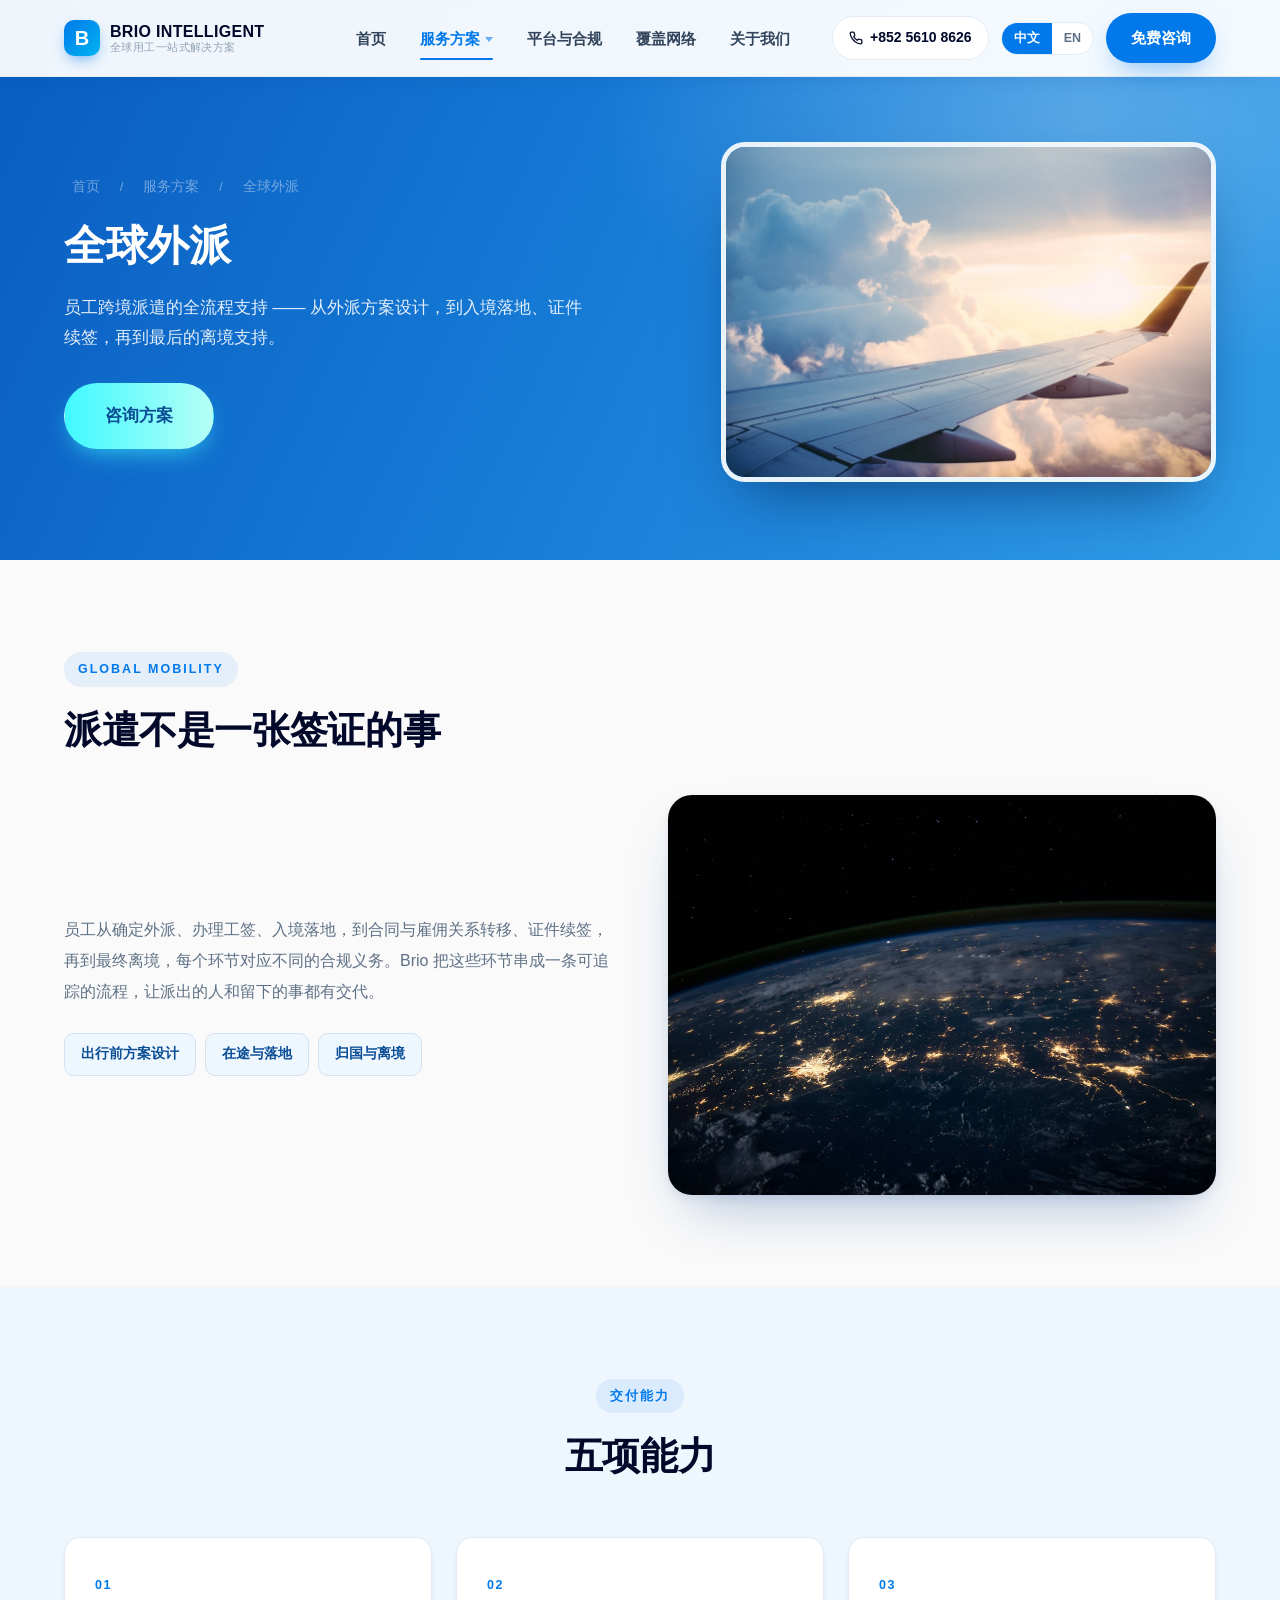
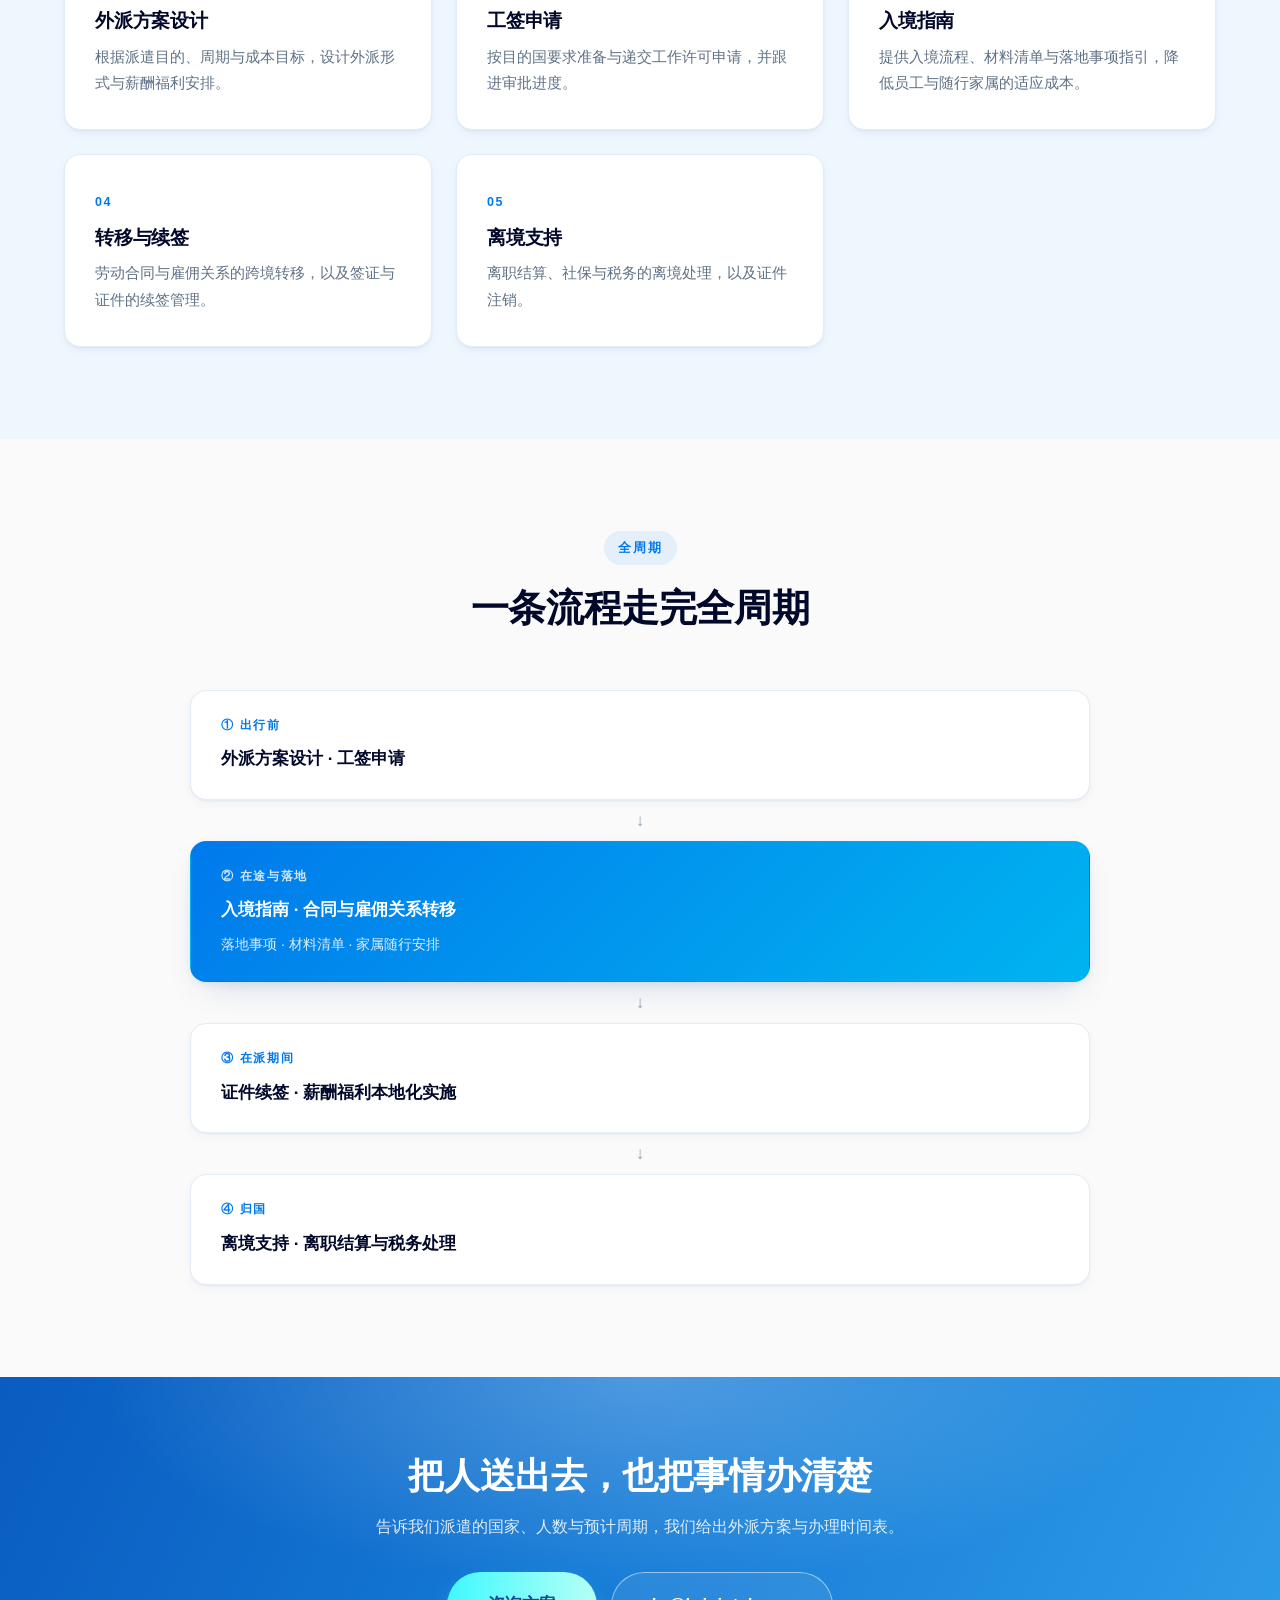
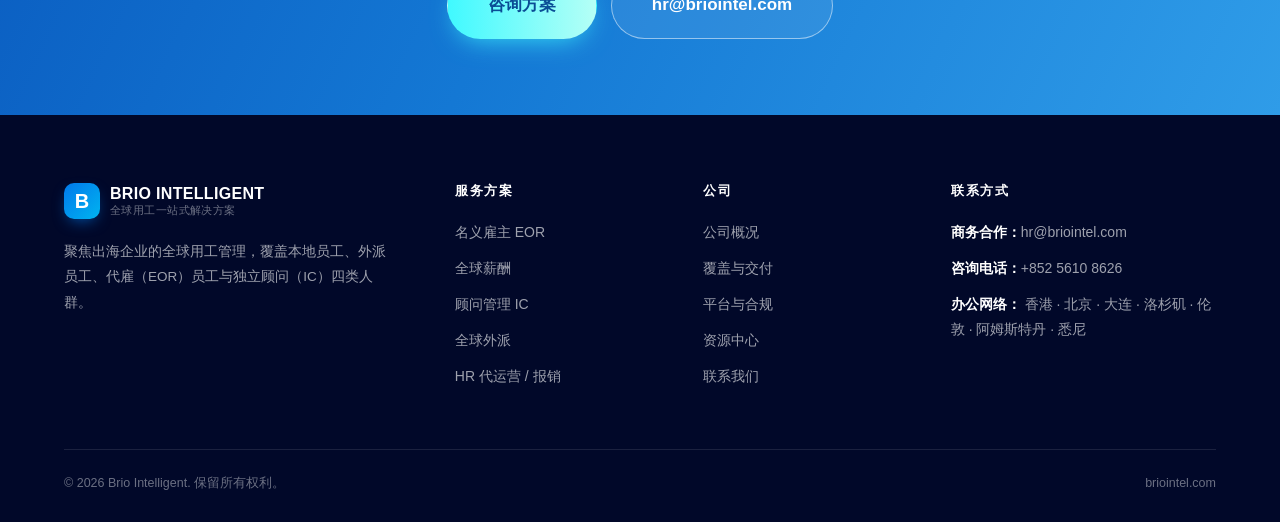
<file: services/mobility.html>
<!DOCTYPE html>
<html lang="zh-CN" data-lang="zh"
      data-title-zh="全球外派 — Brio Intelligent"
      data-title-en="Global Mobility — Brio Intelligent">
<head>
<meta charset="UTF-8">
<meta name="viewport" content="width=device-width,initial-scale=1">
<title>全球外派 — Brio Intelligent</title>
<meta name="description" content="员工跨境派遣的全流程支持：外派方案设计、工签申请、入境指南、转移与续签、离境支持，串成一条可追踪的流程。">
<link rel="stylesheet" href="/assets/css/style.css">
</head>
<body>

<!-- ===================== 顶栏 ===================== -->
<header class="hdr" id="hdr">
  <div class="wrap hdr__in">
    <a class="logo" href="/">
      <span class="logo__mark">B</span>
      <span class="logo__tx">
        <b>BRIO INTELLIGENT</b>
        <span data-zh>全球用工一站式解决方案</span>
        <span data-en>One-Stop Global Employment</span>
      </span>
    </a>

    <nav class="nav" id="nav">
      <div class="nav__item">
        <a href="/"><span data-zh>首页</span><span data-en>Home</span></a>
      </div>
      <div class="nav__item">
        <a href="/services.html"><span data-zh>服务方案</span><span data-en>Services</span><span class="caret"></span></a>
        <div class="nav__drop">
          <a href="/services/eor.html"><span data-zh>名义雇主 EOR</span><span data-en>Employer of Record</span><small data-zh>无实体合规雇佣</small><small data-en>Hire without an entity</small></a>
          <a href="/services/payroll.html"><span data-zh>全球薪酬</span><span data-en>Global Payroll</span><small data-zh>自有实体薪酬全流程</small><small data-en>Full payroll cycle</small></a>
          <a href="/services/ic.html"><span data-zh>顾问管理 IC</span><span data-en>Contractor Management</span><small data-zh>合规验证与多币种直付</small><small data-en>Vetting &amp; multi-currency payment</small></a>
          <a href="/services/mobility.html"><span data-zh>全球外派</span><span data-en>Global Mobility</span><small data-zh>工签 · 外派税务 · 入境离境</small><small data-en>Permits · tax · immigration</small></a>
          <a href="/services/hro.html"><span data-zh>HR 代运营 / 报销</span><span data-en>HRO / Expenses</span><small data-zh>有实体、缺人手的 HR 与 Payroll</small><small data-en>HR &amp; payroll without the headcount</small></a>
        </div>
      </div>
      <div class="nav__item">
        <a href="/platform.html"><span data-zh>平台与合规</span><span data-en>Platform</span></a>
      </div>
      <div class="nav__item">
        <a href="/coverage.html"><span data-zh>覆盖网络</span><span data-en>Coverage</span></a>
      </div>
      <div class="nav__item">
        <a href="/about.html"><span data-zh>关于我们</span><span data-en>About</span></a>
      </div>
      <div class="nav__cta"><a href="/contact.html"><span data-zh>免费咨询</span><span data-en>Get in Touch</span></a></div>
    </nav>

    <div class="hdr__right">
      <a class="tel-pill" href="tel:+85256108626">
        <svg width="14" height="14" viewBox="0 0 24 24" fill="none" stroke="currentColor" stroke-width="2.2" stroke-linecap="round" stroke-linejoin="round"><path d="M22 16.9v3a2 2 0 0 1-2.2 2 19.8 19.8 0 0 1-8.6-3.1 19.5 19.5 0 0 1-6-6A19.8 19.8 0 0 1 2.1 4.2 2 2 0 0 1 4.1 2h3a2 2 0 0 1 2 1.7c.1 1 .4 1.9.7 2.8a2 2 0 0 1-.4 2.1L8.1 9.9a16 16 0 0 0 6 6l1.3-1.3a2 2 0 0 1 2.1-.5c.9.4 1.8.6 2.8.7a2 2 0 0 1 1.7 2Z"/></svg>
        +852 5610 8626
      </a>
      <div class="lang">
        <button type="button" data-lang="zh" class="on">中文</button><button type="button" data-lang="en">EN</button>
      </div>
      <a class="btn btn--primary btn--sm" href="/contact.html">
        <span data-zh>免费咨询</span><span data-en>Get in Touch</span>
      </a>
      <button class="burger" id="burger" type="button" aria-label="Menu" aria-expanded="false"><span></span></button>
    </div>
  </div>
</header>

<!-- ===================== 子页 Hero ===================== -->
<section class="phero">
  <div class="wrap phero__in">
    <div>
      <div class="crumb">
        <a href="/"><span data-zh>首页</span><span data-en>Home</span></a>
        <span>/</span>
        <a href="/services.html"><span data-zh>服务方案</span><span data-en>Services</span></a>
        <span>/</span>
        <span data-zh>全球外派</span><span data-en>Global Mobility</span>
      </div>
      <h1 data-zh>全球外派</h1>
      <h1 data-en>Global Mobility</h1>
      <p class="phero__sub" data-zh>员工跨境派遣的全流程支持 —— 从外派方案设计，到入境落地、证件续签，再到最后的离境支持。</p>
      <p class="phero__sub" data-en>End-to-end support for cross-border assignments — from programme design, through entry and renewals, to repatriation.</p>
      <div class="phero__cta">
        <a class="btn btn--cyan btn--lg" href="/contact.html"><span data-zh>咨询方案</span><span data-en>Get a Proposal</span></a>
      </div>
    </div>
    <div class="phero__art"><img src="/img/svc-mobility.jpg" alt="" loading="eager"></div>
  </div>
</section>

<!-- ===================== 是什么 ===================== -->
<section class="sec">
  <div class="wrap">
    <div class="sec-head sec-head--left rv" style="margin-bottom:40px">
      <span class="eyebrow" data-zh>Global Mobility</span><span class="eyebrow" data-en>Global Mobility</span>
      <h2 data-zh>派遣不是一张签证的事</h2>
      <h2 data-en>An assignment is more than a visa</h2>
    </div>
    <div class="split">
      <div class="rv">
        <p style="color:var(--muted); line-height:1.95; font-size:16px" data-zh>员工从确定外派、办理工签、入境落地，到合同与雇佣关系转移、证件续签，再到最终离境，每个环节对应不同的合规义务。Brio 把这些环节串成一条可追踪的流程，让派出的人和留下的事都有交代。</p>
        <p style="color:var(--muted); line-height:1.95; font-size:16px" data-en>From the decision to send someone, through work permits and entry, to contract and employment transfer, permit renewals, and finally repatriation — each step carries its own compliance obligation. Brio runs them as one trackable process, so the person and the paperwork both land where they should.</p>
        <div class="tags" style="margin-top:26px">
          <span class="tag" data-zh>出行前方案设计</span><span class="tag" data-en>Design before departure</span><span class="tag" data-zh>在途与落地</span><span class="tag" data-en>Entry and settling in</span><span class="tag" data-zh>归国与离境</span><span class="tag" data-en>Repatriation</span>
        </div>
      </div>
      <div class="split__art rv"><img src="/img/globe.jpg" alt="" loading="lazy"></div>
    </div>
  </div>
</section>

<!-- ===================== 五项能力 ===================== -->
<section class="sec sec--blue">
  <div class="wrap">
    <div class="sec-head rv">
      <span class="eyebrow" data-zh>交付能力</span><span class="eyebrow" data-en>Capabilities</span>
      <h2 data-zh>五项能力</h2>
      <h2 data-en>Five capabilities</h2>
    </div>
    <div class="grid g3">
      <div class="card rv">
        <span class="idx">01</span>
        <h3 data-zh>外派方案设计</h3><h3 data-en>Assignment design</h3>
        <p data-zh>根据派遣目的、周期与成本目标，设计外派形式与薪酬福利安排。</p>
        <p data-en>Assignment type, pay and benefits designed around the purpose, duration and cost target.</p>
      </div>
      <div class="card rv">
        <span class="idx">02</span>
        <h3 data-zh>工签申请</h3><h3 data-en>Work permit applications</h3>
        <p data-zh>按目的国要求准备与递交工作许可申请，并跟进审批进度。</p>
        <p data-en>Applications prepared and filed to each country’s requirements, with progress tracked for you.</p>
      </div>
      <div class="card rv">
        <span class="idx">03</span>
        <h3 data-zh>入境指南</h3><h3 data-en>Entry guidance</h3>
        <p data-zh>提供入境流程、材料清单与落地事项指引，降低员工与随行家属的适应成本。</p>
        <p data-en>Entry process, document checklists and settling-in guidance, easing the adjustment for the employee and any accompanying family.</p>
      </div>
      <div class="card rv">
        <span class="idx">04</span>
        <h3 data-zh>转移与续签</h3><h3 data-en>Transfer and renewal</h3>
        <p data-zh>劳动合同与雇佣关系的跨境转移，以及签证与证件的续签管理。</p>
        <p data-en>Cross-border transfer of the employment relationship, plus renewal management for visas and permits.</p>
      </div>
      <div class="card rv">
        <span class="idx">05</span>
        <h3 data-zh>离境支持</h3><h3 data-en>Repatriation support</h3>
        <p data-zh>离职结算、社保与税务的离境处理，以及证件注销。</p>
        <p data-en>Final settlement, social insurance and tax handling on exit, and permit cancellation.</p>
      </div>
    </div>
  </div>
</section>

<!-- ===================== 全周期 ===================== -->
<section class="sec">
  <div class="wrap">
    <div class="sec-head rv">
      <span class="eyebrow" data-zh>全周期</span><span class="eyebrow" data-en>The Full Cycle</span>
      <h2 data-zh>一条流程走完全周期</h2>
      <h2 data-en>One track through the whole cycle</h2>
    </div>
    <div class="flow rv">
      <div class="layer">
        <div class="layer__k" data-zh>① 出行前</div><div class="layer__k" data-en>① Before departure</div>
        <div class="layer__t" data-zh>外派方案设计 · 工签申请</div>
        <div class="layer__t" data-en>Assignment design · work permit application</div>
      </div>
      <div class="down">↓</div>
      <div class="layer layer--hi">
        <div class="layer__k" data-zh>② 在途与落地</div><div class="layer__k" data-en>② In transit and on the ground</div>
        <div class="layer__t" data-zh>入境指南 · 合同与雇佣关系转移</div>
        <div class="layer__t" data-en>Entry guidance · contract and employment transfer</div>
        <div class="layer__d" data-zh>落地事项 · 材料清单 · 家属随行安排</div><div class="layer__d" data-en>Settling-in · document checklists · family arrangements</div>
      </div>
      <div class="down">↓</div>
      <div class="layer">
        <div class="layer__k" data-zh>③ 在派期间</div><div class="layer__k" data-en>③ During the assignment</div>
        <div class="layer__t" data-zh>证件续签 · 薪酬福利本地化实施</div>
        <div class="layer__t" data-en>Permit renewals · locally implemented pay and benefits</div>
      </div>
      <div class="down">↓</div>
      <div class="layer">
        <div class="layer__k" data-zh>④ 归国</div><div class="layer__k" data-en>④ Repatriation</div>
        <div class="layer__t" data-zh>离境支持 · 离职结算与税务处理</div>
        <div class="layer__t" data-en>Repatriation support · final settlement and tax handling</div>
      </div>
    </div>
  </div>
</section>

<!-- ===================== CTA ===================== -->
<section class="cta">
  <div class="wrap cta__in">
    <h2 data-zh>把人送出去，也把事情办清楚</h2>
    <h2 data-en>Move the person, and the paperwork</h2>
    <p data-zh>告诉我们派遣的国家、人数与预计周期，我们给出外派方案与办理时间表。</p>
    <p data-en>Tell us the destination countries, the headcount and the timeline — we will come back with a mobility plan and a schedule.</p>
    <div class="cta__btns">
      <a class="btn btn--cyan btn--lg" href="/contact.html"><span data-zh>咨询方案</span><span data-en>Get a Proposal</span></a>
      <a class="btn btn--ghost btn--lg" href="mailto:hr@briointel.com">hr@briointel.com</a>
    </div>
  </div>
</section>

<!-- ===================== 页脚 ===================== -->
<footer class="ftr">
  <div class="wrap">
    <div class="ftr__top">
      <div class="ftr__brand">
        <div class="logo">
          <span class="logo__mark">B</span>
          <span class="logo__tx">
            <b>BRIO INTELLIGENT</b>
            <span data-zh>全球用工一站式解决方案</span>
            <span data-en>One-Stop Global Employment</span>
          </span>
        </div>
        <p data-zh>聚焦出海企业的全球用工管理，覆盖本地员工、外派员工、代雇（EOR）员工与独立顾问（IC）四类人群。</p>
        <p data-en>Focused on global employment management for overseas-expanding companies, covering local employees, assignees, EOR employees and independent contractors.</p>
      </div>

      <div>
        <h4 data-zh>服务方案</h4><h4 data-en>Services</h4>
        <ul>
          <li><a href="/services/eor.html"><span data-zh>名义雇主 EOR</span><span data-en>Employer of Record</span></a></li>
          <li><a href="/services/payroll.html"><span data-zh>全球薪酬</span><span data-en>Global Payroll</span></a></li>
          <li><a href="/services/ic.html"><span data-zh>顾问管理 IC</span><span data-en>Contractor Management</span></a></li>
          <li><a href="/services/mobility.html"><span data-zh>全球外派</span><span data-en>Global Mobility</span></a></li>
          <li><a href="/services/hro.html"><span data-zh>HR 代运营 / 报销</span><span data-en>HRO / Expenses</span></a></li>
        </ul>
      </div>

      <div>
        <h4 data-zh>公司</h4><h4 data-en>Company</h4>
        <ul>
          <li><a href="/about.html"><span data-zh>公司概况</span><span data-en>Overview</span></a></li>
          <li><a href="/coverage.html"><span data-zh>覆盖与交付</span><span data-en>Coverage &amp; Delivery</span></a></li>
          <li><a href="/platform.html"><span data-zh>平台与合规</span><span data-en>Platform &amp; Compliance</span></a></li>
          <li><a href="/resource.html"><span data-zh>资源中心</span><span data-en>Resource Centre</span></a></li>
          <li><a href="/contact.html"><span data-zh>联系我们</span><span data-en>Contact</span></a></li>
        </ul>
      </div>

      <div class="ftr__contact">
        <h4 data-zh>联系方式</h4><h4 data-en>Contact</h4>
        <ul>
          <li><b data-zh>商务合作：</b><b data-en>Business enquiries: </b><a href="mailto:hr@briointel.com">hr@briointel.com</a></li>
          <li><b data-zh>咨询电话：</b><b data-en>Phone: </b><a href="tel:+85256108626">+852 5610 8626</a></li>
          <li>
            <b data-zh>办公网络：</b><b data-en>Offices: </b>
            <span data-zh>香港 · 北京 · 大连 · 洛杉矶 · 伦敦 · 阿姆斯特丹 · 悉尼</span>
            <span data-en>Hong Kong · Beijing · Dalian · Los Angeles · London · Amsterdam · Sydney</span>
          </li>
        </ul>
      </div>
    </div>

    <div class="ftr__bottom">
      <span>© <span data-year>2026</span> Brio Intelligent. <span data-zh>保留所有权利。</span><span data-en>All rights reserved.</span></span>
      <span>briointel.com</span>
    </div>
  </div>
</footer>

<script src="/assets/js/main.js"></script>
</body>
</html>
</file>
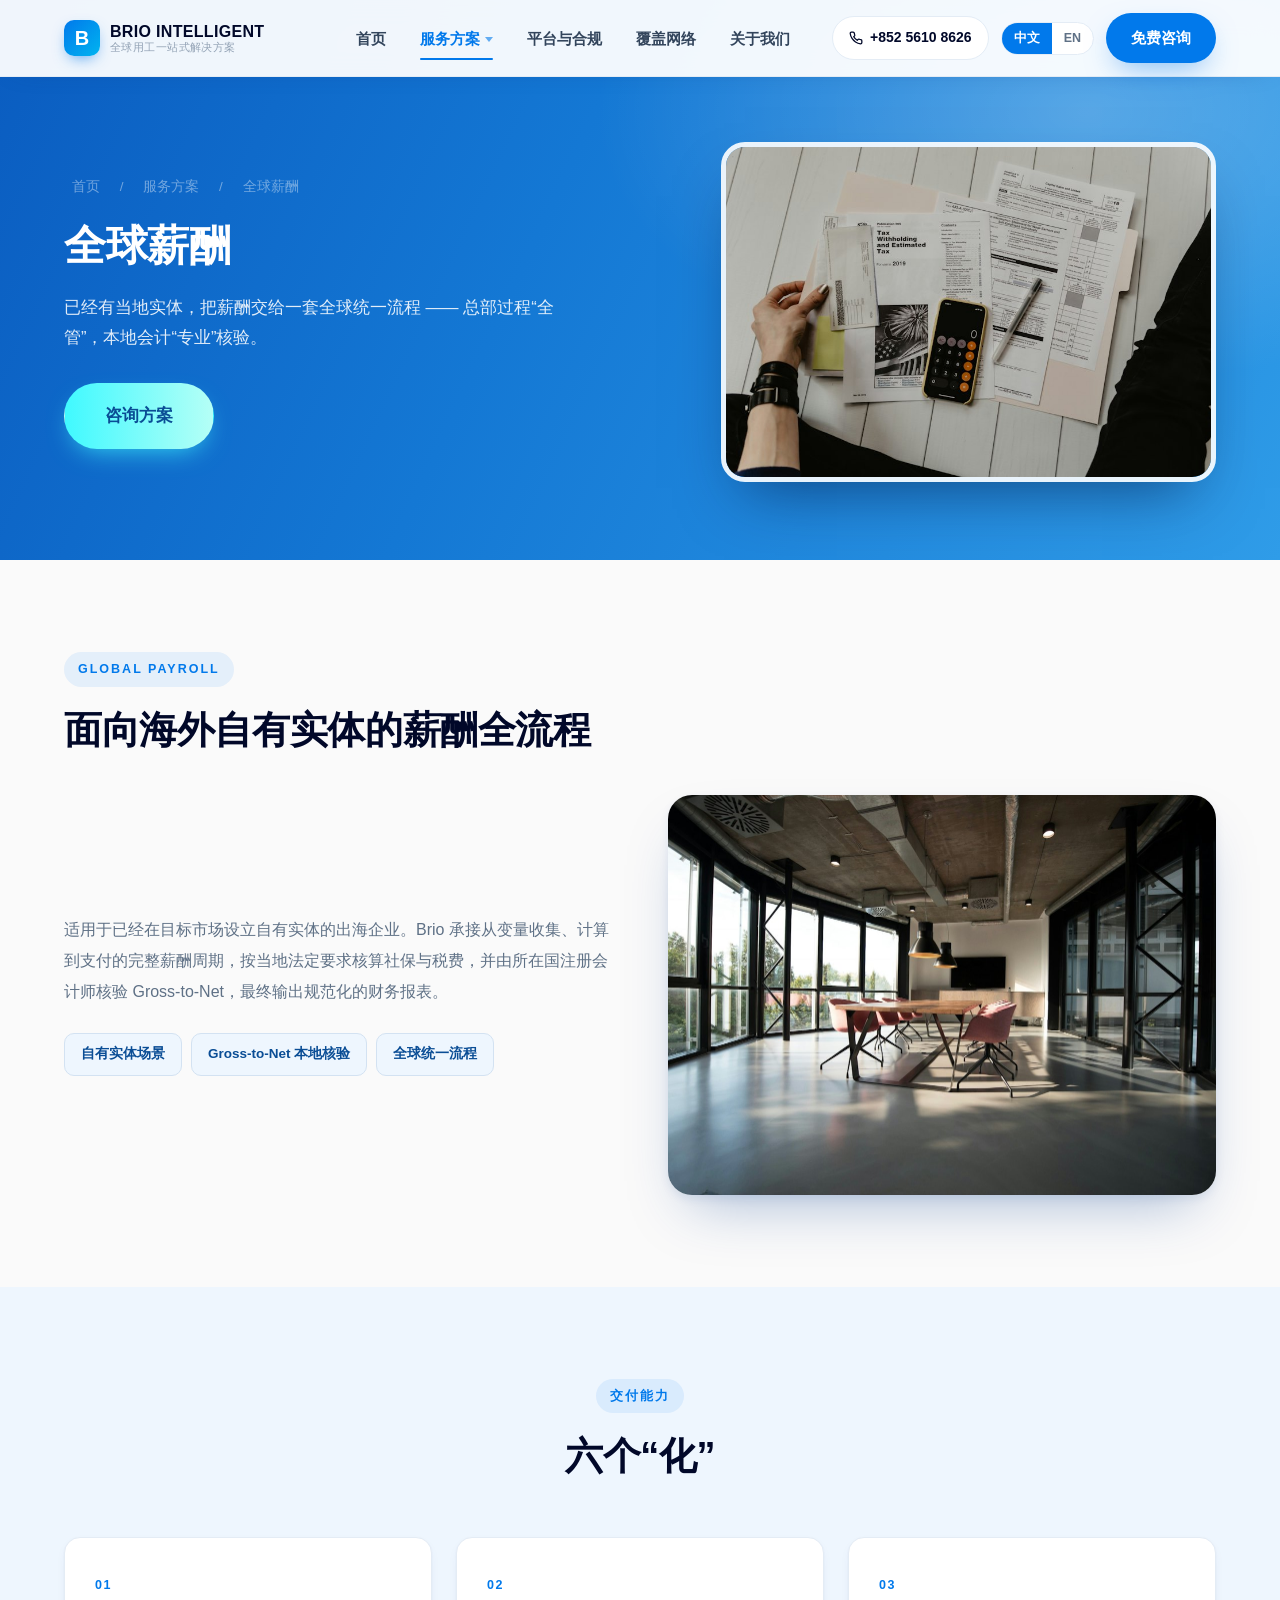
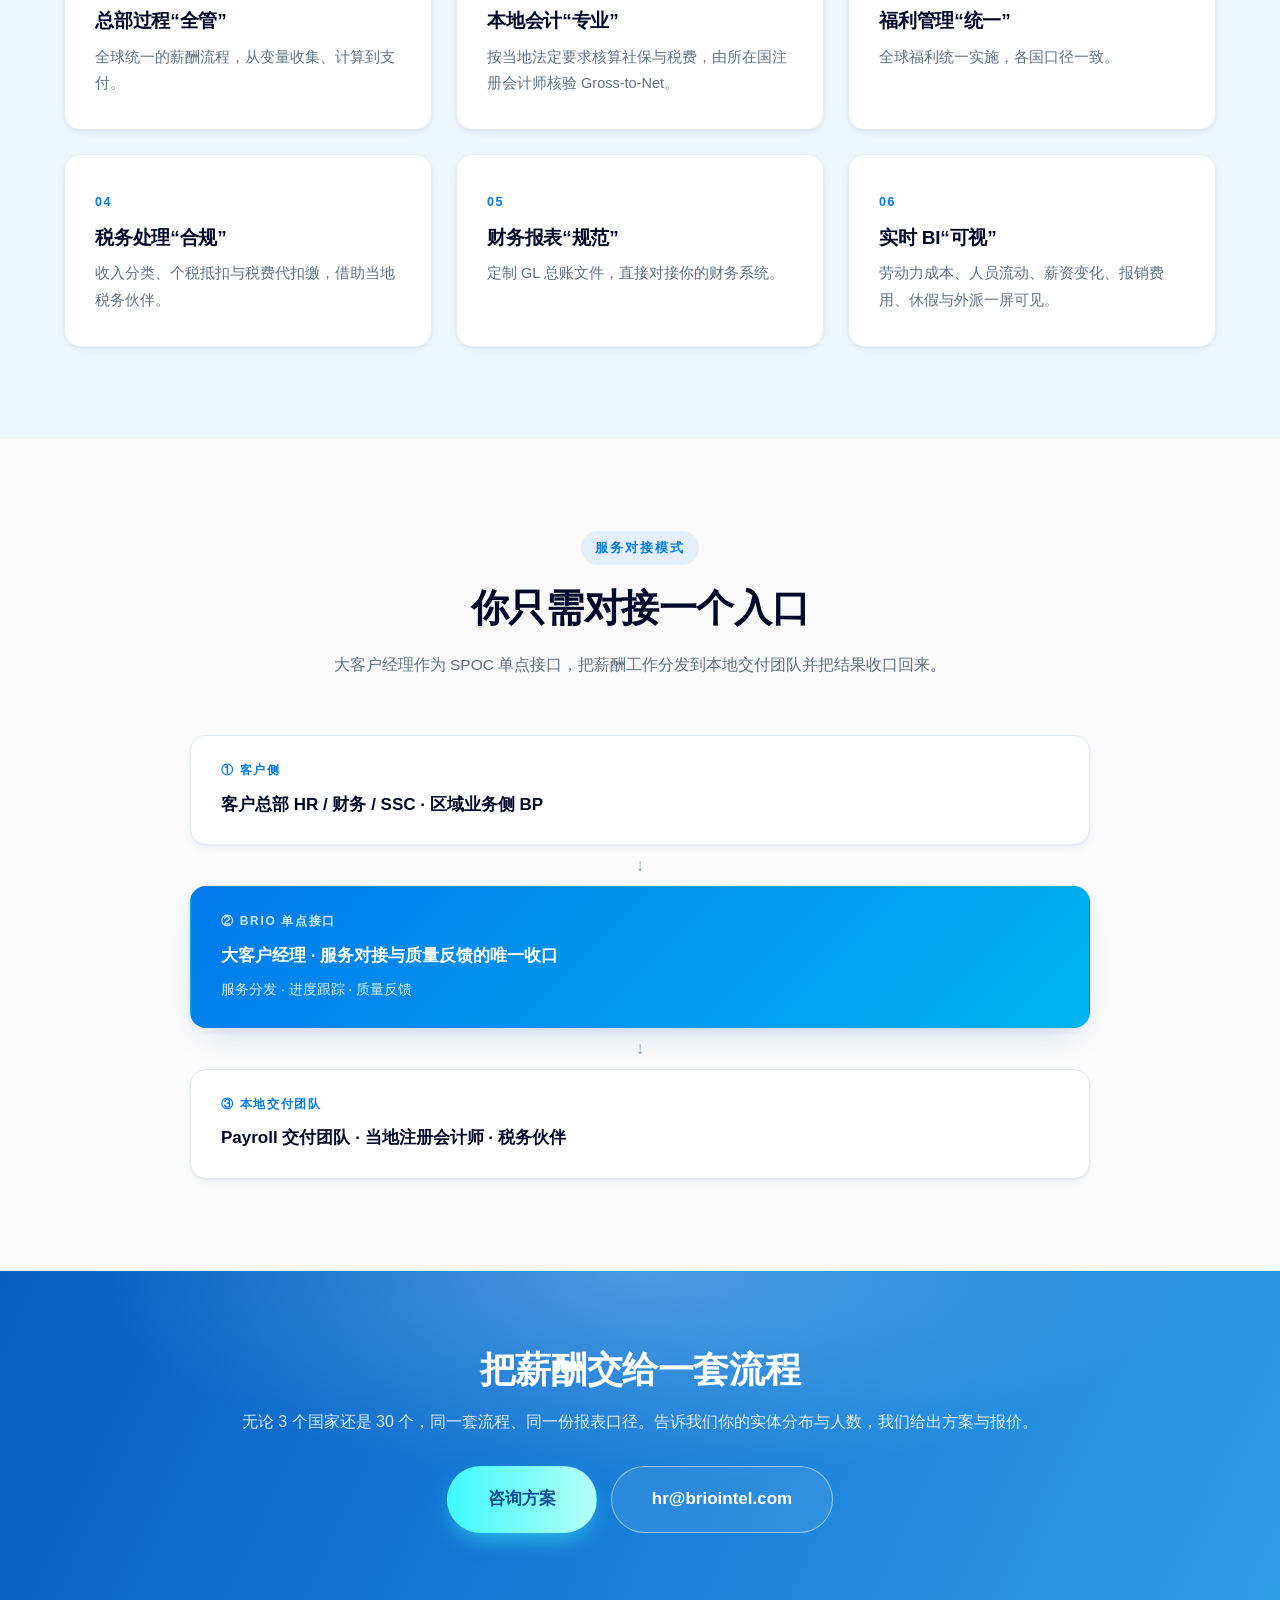
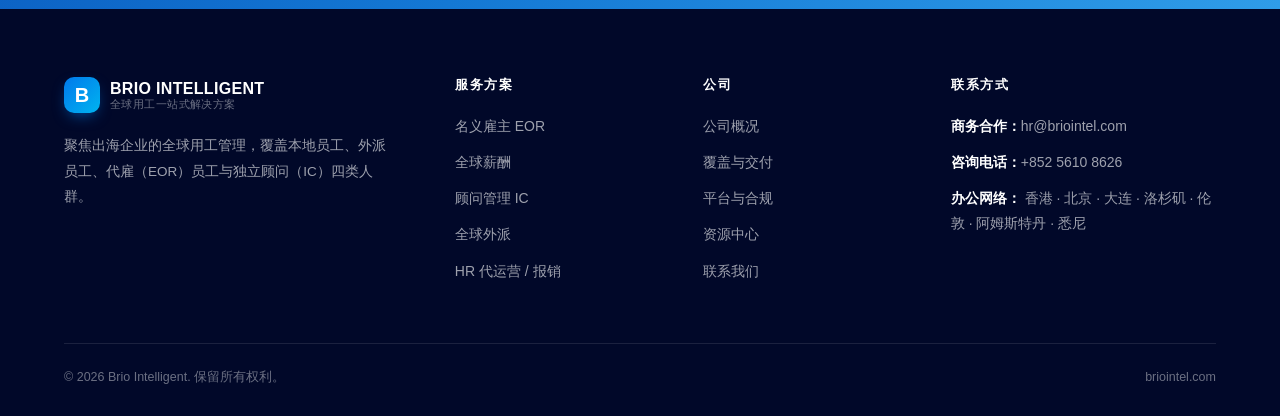
<file: services/payroll.html>
<!DOCTYPE html>
<html lang="zh-CN" data-lang="zh"
      data-title-zh="全球薪酬 — Brio Intelligent"
      data-title-en="Global Payroll — Brio Intelligent">
<head>
<meta charset="UTF-8">
<meta name="viewport" content="width=device-width,initial-scale=1">
<title>全球薪酬 — Brio Intelligent</title>
<meta name="description" content="面向海外自有实体的薪酬全流程：全球统一流程，按当地法定要求核算社保税费并由所在国注册会计师核验 Gross-to-Net，输出规范化财务报表与实时 BI。">
<link rel="stylesheet" href="/assets/css/style.css">
</head>
<body>

<!-- ===================== 顶栏 ===================== -->
<header class="hdr" id="hdr">
  <div class="wrap hdr__in">
    <a class="logo" href="/">
      <span class="logo__mark">B</span>
      <span class="logo__tx">
        <b>BRIO INTELLIGENT</b>
        <span data-zh>全球用工一站式解决方案</span>
        <span data-en>One-Stop Global Employment</span>
      </span>
    </a>

    <nav class="nav" id="nav">
      <div class="nav__item">
        <a href="/"><span data-zh>首页</span><span data-en>Home</span></a>
      </div>
      <div class="nav__item">
        <a href="/services.html"><span data-zh>服务方案</span><span data-en>Services</span><span class="caret"></span></a>
        <div class="nav__drop">
          <a href="/services/eor.html"><span data-zh>名义雇主 EOR</span><span data-en>Employer of Record</span><small data-zh>无实体合规雇佣</small><small data-en>Hire without an entity</small></a>
          <a href="/services/payroll.html"><span data-zh>全球薪酬</span><span data-en>Global Payroll</span><small data-zh>自有实体薪酬全流程</small><small data-en>Full payroll cycle</small></a>
          <a href="/services/ic.html"><span data-zh>顾问管理 IC</span><span data-en>Contractor Management</span><small data-zh>合规验证与多币种直付</small><small data-en>Vetting &amp; multi-currency payment</small></a>
          <a href="/services/mobility.html"><span data-zh>全球外派</span><span data-en>Global Mobility</span><small data-zh>工签 · 外派税务 · 入境离境</small><small data-en>Permits · tax · immigration</small></a>
          <a href="/services/hro.html"><span data-zh>HR 代运营 / 报销</span><span data-en>HRO / Expenses</span><small data-zh>有实体、缺人手的 HR 与 Payroll</small><small data-en>HR &amp; payroll without the headcount</small></a>
        </div>
      </div>
      <div class="nav__item">
        <a href="/platform.html"><span data-zh>平台与合规</span><span data-en>Platform</span></a>
      </div>
      <div class="nav__item">
        <a href="/coverage.html"><span data-zh>覆盖网络</span><span data-en>Coverage</span></a>
      </div>
      <div class="nav__item">
        <a href="/about.html"><span data-zh>关于我们</span><span data-en>About</span></a>
      </div>
      <div class="nav__cta"><a href="/contact.html"><span data-zh>免费咨询</span><span data-en>Get in Touch</span></a></div>
    </nav>

    <div class="hdr__right">
      <a class="tel-pill" href="tel:+85256108626">
        <svg width="14" height="14" viewBox="0 0 24 24" fill="none" stroke="currentColor" stroke-width="2.2" stroke-linecap="round" stroke-linejoin="round"><path d="M22 16.9v3a2 2 0 0 1-2.2 2 19.8 19.8 0 0 1-8.6-3.1 19.5 19.5 0 0 1-6-6A19.8 19.8 0 0 1 2.1 4.2 2 2 0 0 1 4.1 2h3a2 2 0 0 1 2 1.7c.1 1 .4 1.9.7 2.8a2 2 0 0 1-.4 2.1L8.1 9.9a16 16 0 0 0 6 6l1.3-1.3a2 2 0 0 1 2.1-.5c.9.4 1.8.6 2.8.7a2 2 0 0 1 1.7 2Z"/></svg>
        +852 5610 8626
      </a>
      <div class="lang">
        <button type="button" data-lang="zh" class="on">中文</button><button type="button" data-lang="en">EN</button>
      </div>
      <a class="btn btn--primary btn--sm" href="/contact.html">
        <span data-zh>免费咨询</span><span data-en>Get in Touch</span>
      </a>
      <button class="burger" id="burger" type="button" aria-label="Menu" aria-expanded="false"><span></span></button>
    </div>
  </div>
</header>

<!-- ===================== 子页 Hero ===================== -->
<section class="phero">
  <div class="wrap phero__in">
    <div>
      <div class="crumb">
        <a href="/"><span data-zh>首页</span><span data-en>Home</span></a>
        <span>/</span>
        <a href="/services.html"><span data-zh>服务方案</span><span data-en>Services</span></a>
        <span>/</span>
        <span data-zh>全球薪酬</span><span data-en>Global Payroll</span>
      </div>
      <h1 data-zh>全球薪酬</h1>
      <h1 data-en>Global Payroll</h1>
      <p class="phero__sub" data-zh>已经有当地实体，把薪酬交给一套全球统一流程 —— 总部过程“全管”，本地会计“专业”核验。</p>
      <p class="phero__sub" data-en>Already have a local entity? Put payroll on one global process — head office runs it end to end, local accountants verify it.</p>
      <div class="phero__cta">
        <a class="btn btn--cyan btn--lg" href="/contact.html"><span data-zh>咨询方案</span><span data-en>Get a Proposal</span></a>
      </div>
    </div>
    <div class="phero__art"><img src="/img/svc-payroll.jpg" alt="" loading="eager"></div>
  </div>
</section>

<!-- ===================== 是什么 ===================== -->
<section class="sec">
  <div class="wrap">
    <div class="sec-head sec-head--left rv" style="margin-bottom:40px">
      <span class="eyebrow" data-zh>Global Payroll</span><span class="eyebrow" data-en>Global Payroll</span>
      <h2 data-zh>面向海外自有实体的薪酬全流程</h2>
      <h2 data-en>A full payroll cycle for your own overseas entities</h2>
    </div>
    <div class="split">
      <div class="rv">
        <p style="color:var(--muted); line-height:1.95; font-size:16px" data-zh>适用于已经在目标市场设立自有实体的出海企业。Brio 承接从变量收集、计算到支付的完整薪酬周期，按当地法定要求核算社保与税费，并由所在国注册会计师核验 Gross-to-Net，最终输出规范化的财务报表。</p>
        <p style="color:var(--muted); line-height:1.95; font-size:16px" data-en>For companies that already have their own entity in the market. Brio runs the complete cycle — from variable collection through calculation to payment — computes social insurance and taxes to local statutory rules, has a CPA in-country verify gross-to-net, and produces standardised reporting.</p>
        <div class="tags" style="margin-top:26px">
          <span class="tag" data-zh>自有实体场景</span><span class="tag" data-en>Own entity in place</span><span class="tag" data-zh>Gross-to-Net 本地核验</span><span class="tag" data-en>Local CPA verification</span><span class="tag" data-zh>全球统一流程</span><span class="tag" data-en>One global process</span>
        </div>
      </div>
      <div class="split__art rv"><img src="/img/office.jpg" alt="" loading="lazy"></div>
    </div>
  </div>
</section>

<!-- ===================== 六个"化" ===================== -->
<section class="sec sec--blue">
  <div class="wrap">
    <div class="sec-head rv">
      <span class="eyebrow" data-zh>交付能力</span><span class="eyebrow" data-en>Capabilities</span>
      <h2 data-zh>六个“化”</h2>
      <h2 data-en>Six ways payroll gets handled</h2>
    </div>
    <div class="grid g3">
      <div class="card rv">
        <span class="idx">01</span>
        <h3 data-zh>总部过程“全管”</h3><h3 data-en>Head office runs it</h3>
        <p data-zh>全球统一的薪酬流程，从变量收集、计算到支付。</p>
        <p data-en>One global payroll process, from variable collection through calculation to payment.</p>
      </div>
      <div class="card rv">
        <span class="idx">02</span>
        <h3 data-zh>本地会计“专业”</h3><h3 data-en>Local accountants verify</h3>
        <p data-zh>按当地法定要求核算社保与税费，由所在国注册会计师核验 Gross-to-Net。</p>
        <p data-en>Social insurance and taxes computed to local statute, with gross-to-net verified by a CPA in-country.</p>
      </div>
      <div class="card rv">
        <span class="idx">03</span>
        <h3 data-zh>福利管理“统一”</h3><h3 data-en>Unified benefits</h3>
        <p data-zh>全球福利统一实施，各国口径一致。</p>
        <p data-en>Benefits implemented consistently across every country.</p>
      </div>
      <div class="card rv">
        <span class="idx">04</span>
        <h3 data-zh>税务处理“合规”</h3><h3 data-en>Compliant tax handling</h3>
        <p data-zh>收入分类、个税抵扣与税费代扣缴，借助当地税务伙伴。</p>
        <p data-en>Income classification, individual tax deductions and withholding, supported by local tax partners.</p>
      </div>
      <div class="card rv">
        <span class="idx">05</span>
        <h3 data-zh>财务报表“规范”</h3><h3 data-en>Standardised reporting</h3>
        <p data-zh>定制 GL 总账文件，直接对接你的财务系统。</p>
        <p data-en>Customised GL files that drop straight into your finance system.</p>
      </div>
      <div class="card rv">
        <span class="idx">06</span>
        <h3 data-zh>实时 BI“可视”</h3><h3 data-en>Real-time BI</h3>
        <p data-zh>劳动力成本、人员流动、薪资变化、报销费用、休假与外派一屏可见。</p>
        <p data-en>Labour cost, headcount movement, pay changes, expenses, leave and mobility in one view.</p>
      </div>
    </div>
  </div>
</section>

<!-- ===================== 对接模式 ===================== -->
<section class="sec">
  <div class="wrap">
    <div class="sec-head rv">
      <span class="eyebrow" data-zh>服务对接模式</span><span class="eyebrow" data-en>Single Point of Contact</span>
      <h2 data-zh>你只需对接一个入口</h2>
      <h2 data-en>One entry point for you</h2>
      <p class="desc" data-zh>大客户经理作为 SPOC 单点接口，把薪酬工作分发到本地交付团队并把结果收口回来。</p>
      <p class="desc" data-en>Your account manager acts as the single point of contact, dispatching payroll work to the local delivery teams and consolidating the results back to you.</p>
    </div>
    <div class="flow rv">
      <div class="layer">
        <div class="layer__k" data-zh>① 客户侧</div><div class="layer__k" data-en>① Client Side</div>
        <div class="layer__t" data-zh>客户总部 HR / 财务 / SSC · 区域业务侧 BP</div>
        <div class="layer__t" data-en>HQ HR / finance / SSC · regional business BP</div>
      </div>
      <div class="down">↓</div>
      <div class="layer layer--hi">
        <div class="layer__k" data-zh>② Brio 单点接口</div><div class="layer__k" data-en>② Brio SPOC</div>
        <div class="layer__t" data-zh>大客户经理 · 服务对接与质量反馈的唯一收口</div>
        <div class="layer__t" data-en>Account manager — the single point for intake and quality feedback</div>
        <div class="layer__d" data-zh>服务分发 · 进度跟踪 · 质量反馈</div><div class="layer__d" data-en>Dispatch · tracking · quality feedback</div>
      </div>
      <div class="down">↓</div>
      <div class="layer">
        <div class="layer__k" data-zh>③ 本地交付团队</div><div class="layer__k" data-en>③ Local Delivery Teams</div>
        <div class="layer__t" data-zh>Payroll 交付团队 · 当地注册会计师 · 税务伙伴</div>
        <div class="layer__t" data-en>Payroll delivery · local CPA · tax partners</div>
      </div>
    </div>
  </div>
</section>

<!-- ===================== CTA ===================== -->
<section class="cta">
  <div class="wrap cta__in">
    <h2 data-zh>把薪酬交给一套流程</h2>
    <h2 data-en>Put payroll on one process</h2>
    <p data-zh>无论 3 个国家还是 30 个，同一套流程、同一份报表口径。告诉我们你的实体分布与人数，我们给出方案与报价。</p>
    <p data-en>Three countries or thirty — one process, one reporting standard. Tell us where your entities are and how many people, and we will come back with a plan and pricing.</p>
    <div class="cta__btns">
      <a class="btn btn--cyan btn--lg" href="/contact.html"><span data-zh>咨询方案</span><span data-en>Get a Proposal</span></a>
      <a class="btn btn--ghost btn--lg" href="mailto:hr@briointel.com">hr@briointel.com</a>
    </div>
  </div>
</section>

<!-- ===================== 页脚 ===================== -->
<footer class="ftr">
  <div class="wrap">
    <div class="ftr__top">
      <div class="ftr__brand">
        <div class="logo">
          <span class="logo__mark">B</span>
          <span class="logo__tx">
            <b>BRIO INTELLIGENT</b>
            <span data-zh>全球用工一站式解决方案</span>
            <span data-en>One-Stop Global Employment</span>
          </span>
        </div>
        <p data-zh>聚焦出海企业的全球用工管理，覆盖本地员工、外派员工、代雇（EOR）员工与独立顾问（IC）四类人群。</p>
        <p data-en>Focused on global employment management for overseas-expanding companies, covering local employees, assignees, EOR employees and independent contractors.</p>
      </div>

      <div>
        <h4 data-zh>服务方案</h4><h4 data-en>Services</h4>
        <ul>
          <li><a href="/services/eor.html"><span data-zh>名义雇主 EOR</span><span data-en>Employer of Record</span></a></li>
          <li><a href="/services/payroll.html"><span data-zh>全球薪酬</span><span data-en>Global Payroll</span></a></li>
          <li><a href="/services/ic.html"><span data-zh>顾问管理 IC</span><span data-en>Contractor Management</span></a></li>
          <li><a href="/services/mobility.html"><span data-zh>全球外派</span><span data-en>Global Mobility</span></a></li>
          <li><a href="/services/hro.html"><span data-zh>HR 代运营 / 报销</span><span data-en>HRO / Expenses</span></a></li>
        </ul>
      </div>

      <div>
        <h4 data-zh>公司</h4><h4 data-en>Company</h4>
        <ul>
          <li><a href="/about.html"><span data-zh>公司概况</span><span data-en>Overview</span></a></li>
          <li><a href="/coverage.html"><span data-zh>覆盖与交付</span><span data-en>Coverage &amp; Delivery</span></a></li>
          <li><a href="/platform.html"><span data-zh>平台与合规</span><span data-en>Platform &amp; Compliance</span></a></li>
          <li><a href="/resource.html"><span data-zh>资源中心</span><span data-en>Resource Centre</span></a></li>
          <li><a href="/contact.html"><span data-zh>联系我们</span><span data-en>Contact</span></a></li>
        </ul>
      </div>

      <div class="ftr__contact">
        <h4 data-zh>联系方式</h4><h4 data-en>Contact</h4>
        <ul>
          <li><b data-zh>商务合作：</b><b data-en>Business enquiries: </b><a href="mailto:hr@briointel.com">hr@briointel.com</a></li>
          <li><b data-zh>咨询电话：</b><b data-en>Phone: </b><a href="tel:+85256108626">+852 5610 8626</a></li>
          <li>
            <b data-zh>办公网络：</b><b data-en>Offices: </b>
            <span data-zh>香港 · 北京 · 大连 · 洛杉矶 · 伦敦 · 阿姆斯特丹 · 悉尼</span>
            <span data-en>Hong Kong · Beijing · Dalian · Los Angeles · London · Amsterdam · Sydney</span>
          </li>
        </ul>
      </div>
    </div>

    <div class="ftr__bottom">
      <span>© <span data-year>2026</span> Brio Intelligent. <span data-zh>保留所有权利。</span><span data-en>All rights reserved.</span></span>
      <span>briointel.com</span>
    </div>
  </div>
</footer>

<script src="/assets/js/main.js"></script>
</body>
</html>
</file>
<file: assets/css/style.css>
/* ==========================================================================
   Brio Intelligent — 全站样式
   设计参数取自参考站 intelliprogroup.cn 的实际计算样式：
     主蓝 #0179eb / 标题色 #010829 / 页面底 #fafafa / 浅蓝区块 #eef6fe
     CTA 为青色渐变胶囊（圆角 26px），h2 40px/700，居中标题 + 浅蓝副标题
   改视觉：优先调 :root 里的变量，不要逐处改。
   ========================================================================== */

:root{
  /* 主色 */
  --blue:#0179eb;
  --blue-600:#0163c4;
  --blue-700:#0a4d95;
  --blue-900:#010829;
  --cyan:#00d4ff;
  --cyan-soft:#7fe9ff;

  /* 中性 */
  --bg:#fafafa;
  --bg-blue:#eef6fe;
  --bg-blue-2:#e2eefb;
  --white:#fff;
  --ink:rgba(0,0,0,.87);
  --ink-2:#33455c;
  --muted:#5f7186;
  --muted-2:#93a3b5;
  --line:#e4ecf5;
  --line-2:#d3e2f2;

  /* 形状 */
  --r:16px;
  --r-sm:10px;
  --r-lg:24px;
  --pill:999px;

  /* 阴影 */
  --sh-sm:0 1px 2px rgba(1,60,140,.05), 0 4px 14px -6px rgba(1,60,140,.12);
  --sh:0 2px 6px rgba(1,60,140,.06), 0 14px 34px -14px rgba(1,60,140,.22);
  --sh-lg:0 4px 10px rgba(1,60,140,.08), 0 28px 60px -22px rgba(1,60,140,.34);
  --sh-blue:0 12px 30px -10px rgba(1,121,235,.55);

  /* 版心 */
  --max:1200px;
  --pad:24px;

  /* 渐变 */
  --g-hero:linear-gradient(115deg, #0a5cc0 0%, #1478d4 42%, #2f9ce8 100%);
  --g-cyan:linear-gradient(90deg, #40f9ff 0%, #b5fff6 100%);
  --g-blue:linear-gradient(135deg, #0179eb 0%, #00b4f0 100%);
  --g-navy:linear-gradient(160deg, #02102f 0%, #062a5c 55%, #0a4d95 100%);

  --font:"PingFang SC","PingFangSC","Hiragino Sans GB","Microsoft YaHei",-apple-system,BlinkMacSystemFont,"Segoe UI",Roboto,"Helvetica Neue",Arial,sans-serif;
  --ease:cubic-bezier(.22,.68,.32,1);
}

/* ---------- 基础 ---------- */
*,*::before,*::after{box-sizing:border-box}
html{-webkit-text-size-adjust:100%; scroll-behavior:smooth; scroll-padding-top:96px}
body{
  margin:0; background:var(--bg); color:var(--ink);
  font-family:var(--font); font-size:15px; line-height:1.8;
  -webkit-font-smoothing:antialiased; overflow-x:hidden;
}
img{max-width:100%; display:block; height:auto}
a{color:inherit; text-decoration:none; transition:color .2s var(--ease)}
h1,h2,h3,h4{margin:0; font-weight:700; line-height:1.3; color:var(--blue-900); letter-spacing:-.01em}
p{margin:0}
ul{margin:0; padding:0; list-style:none}
button{font-family:inherit}

/* 语言切换：默认中文 */
html[data-lang="en"] [data-zh]{display:none !important}
html[data-lang="zh"] [data-en]{display:none !important}

/* ---------- 版心 ---------- */
.wrap{width:100%; max-width:var(--max); margin:0 auto; padding:0 var(--pad)}
.sec{padding:92px 0}
.sec--blue{background:var(--bg-blue)}
.sec--white{background:var(--white)}
.sec--navy{background:var(--g-navy); color:#fff}
.sec--navy h2,.sec--navy h3{color:#fff}
.sec--tight{padding:64px 0}

/* ---------- 区块标题（居中，参考站风格） ---------- */
.sec-head{text-align:center; max-width:780px; margin:0 auto 56px}
.sec-head h2{font-size:clamp(26px,3.1vw,38px); line-height:1.32}
.sec-head .sub{margin-top:14px; font-size:16px; color:var(--blue); font-weight:400}
.sec-head .desc{margin-top:16px; font-size:15.5px; color:var(--muted); line-height:1.9}
.sec--navy .sec-head .sub{color:var(--cyan-soft)}
.sec--navy .sec-head .desc{color:rgba(255,255,255,.7)}
.sec-head--left{text-align:left; margin-left:0; margin-right:0}

.eyebrow{
  display:inline-block; font-size:12.5px; font-weight:700; letter-spacing:.16em;
  text-transform:uppercase; color:var(--blue); background:rgba(1,121,235,.09);
  padding:6px 14px; border-radius:var(--pill); margin-bottom:18px;
}
.sec--navy .eyebrow{color:var(--cyan-soft); background:rgba(0,212,255,.14)}

/* ---------- 按钮 ---------- */
.btn{
  display:inline-flex; align-items:center; justify-content:center; gap:9px;
  padding:15px 34px; border-radius:var(--pill); border:1px solid transparent;
  font-size:16px; font-weight:600; cursor:pointer; white-space:nowrap;
  transition:transform .22s var(--ease), box-shadow .22s var(--ease), background .22s var(--ease), color .22s var(--ease);
}
.btn:hover{transform:translateY(-2px)}
.btn--cyan{background:var(--g-cyan); color:var(--blue-700); box-shadow:0 10px 26px -10px rgba(64,249,255,.8)}
.btn--cyan:hover{box-shadow:0 16px 34px -12px rgba(64,249,255,.95)}
.btn--primary{background:var(--blue); color:#fff; box-shadow:var(--sh-blue)}
.btn--primary:hover{background:var(--blue-600)}
.btn--ghost{color:#fff; border-color:rgba(255,255,255,.5); background:rgba(255,255,255,.08)}
.btn--ghost:hover{background:rgba(255,255,255,.18); border-color:#fff}
.btn--outline{color:var(--blue); border-color:var(--line-2); background:#fff}
.btn--outline:hover{border-color:var(--blue); color:var(--blue-600)}
.btn--sm{padding:11px 24px; font-size:14.5px}
.btn--lg{padding:17px 40px; font-size:17px}

/* 卡片上的胶囊「了解更多」 */
.btn-pill{
  display:inline-flex; align-items:center; gap:7px; margin-top:22px;
  padding:12px 30px; border-radius:var(--pill); font-size:15px; font-weight:600;
  background:var(--g-blue); color:#fff; box-shadow:0 8px 20px -8px rgba(1,121,235,.6);
  transition:transform .22s var(--ease), box-shadow .22s var(--ease);
}
.btn-pill:hover{transform:translateY(-2px); box-shadow:0 14px 28px -10px rgba(1,121,235,.75)}

/* ==========================================================================
   顶栏
   ========================================================================== */
.hdr{
  position:fixed; inset:0 0 auto 0; z-index:200; background:rgba(255,255,255,.94);
  backdrop-filter:blur(14px); -webkit-backdrop-filter:blur(14px);
  border-bottom:1px solid transparent; transition:border-color .25s, box-shadow .25s;
}
.hdr.is-stuck{border-bottom-color:var(--line); box-shadow:0 6px 26px -20px rgba(1,60,140,.6)}
.hdr__in{display:flex; align-items:center; gap:26px; height:76px}

.logo{display:flex; align-items:center; gap:10px; flex:none}
.logo__mark{
  width:36px; height:36px; border-radius:10px; flex:none; display:grid; place-items:center;
  background:var(--g-blue); color:#fff; font-weight:800; font-size:20px; line-height:1;
  box-shadow:0 6px 16px -6px rgba(1,121,235,.8);
}
.logo__tx{display:flex; flex-direction:column; line-height:1.15}
.logo__tx b{font-size:16px; font-weight:800; letter-spacing:.02em; color:var(--blue-900)}
.logo__tx span{font-size:10.5px; color:var(--muted-2); letter-spacing:.04em; font-weight:500}

.nav{display:flex; align-items:center; gap:2px; margin-left:auto}
.nav__item{position:relative}
.nav__item > a{
  display:flex; align-items:center; gap:5px; padding:10px 16px; border-radius:var(--pill);
  font-size:15px; font-weight:600; color:var(--ink-2); position:relative;
}
.nav__item > a:hover{color:var(--blue); background:var(--bg-blue)}
.nav__item.is-active > a{color:var(--blue)}
.nav__item.is-active > a::after{
  content:""; position:absolute; left:16px; right:16px; bottom:2px; height:2px;
  background:var(--blue); border-radius:2px;
}
.nav__item > a .caret{
  width:0; height:0; border-left:4px solid transparent; border-right:4px solid transparent;
  border-top:5px solid currentColor; opacity:.6; margin-top:2px;
}
/* 下拉 */
.nav__drop{
  position:absolute; top:calc(100% + 10px); left:50%; transform:translate(-50%,8px);
  min-width:216px; background:#fff; border:1px solid var(--line); border-radius:14px;
  box-shadow:var(--sh-lg); padding:10px; opacity:0; visibility:hidden; transition:.22s var(--ease);
}
.nav__item:hover .nav__drop{opacity:1; visibility:visible; transform:translate(-50%,0)}
.nav__drop a{
  display:block; padding:11px 14px; border-radius:9px; font-size:14.5px; font-weight:500; color:var(--ink-2);
}
.nav__drop a:hover{background:var(--bg-blue); color:var(--blue)}
.nav__drop a small{display:block; font-size:12px; color:var(--muted-2); font-weight:400; margin-top:2px}

.nav__cta{display:none}

.hdr__right{display:flex; align-items:center; gap:12px; flex:none}
.tel-pill{
  display:flex; align-items:center; gap:7px; padding:8px 16px; border-radius:var(--pill);
  border:1px solid var(--line); background:#fff; font-size:14px; font-weight:600; color:var(--blue-900);
}
.tel-pill:hover{border-color:var(--blue); color:var(--blue)}
.tel-pill svg{flex:none}
.lang{display:flex; align-items:center; border:1px solid var(--line); border-radius:var(--pill); overflow:hidden; background:#fff}
.lang button{border:0; background:transparent; padding:7px 12px; font-size:12.5px; font-weight:700; color:var(--muted); cursor:pointer; transition:.18s}
.lang button.on{background:var(--blue); color:#fff}
.burger{display:none; width:42px; height:42px; border:1px solid var(--line); border-radius:12px; background:#fff; cursor:pointer; padding:0; place-items:center; flex:none}
.burger span{display:block; width:18px; height:2px; background:var(--blue-900); border-radius:2px; position:relative}
.burger span::before,.burger span::after{content:""; position:absolute; left:0; width:18px; height:2px; background:var(--blue-900); border-radius:2px}
.burger span::before{top:-6px} .burger span::after{top:6px}
.burger span,.burger span::before,.burger span::after{transition:transform .26s var(--ease), opacity .2s}
.burger.is-on span{background:transparent}
.burger.is-on span::before{transform:translateY(6px) rotate(45deg)}
.burger.is-on span::after{transform:translateY(-6px) rotate(-45deg)}

/* ==========================================================================
   Hero
   ========================================================================== */
.hero{
  position:relative; overflow:hidden; color:#fff; padding:150px 0 0;
  background:var(--g-hero);
}
.hero::before{
  content:""; position:absolute; inset:0; pointer-events:none; opacity:.5;
  background:
    radial-gradient(ellipse 60% 55% at 82% 18%, rgba(255,255,255,.28), transparent 70%),
    radial-gradient(ellipse 50% 60% at 8% 92%, rgba(0,20,60,.3), transparent 70%);
}
.hero__grid{
  position:relative; z-index:2; display:grid; grid-template-columns:1.05fr .95fr;
  gap:56px; align-items:center; padding-bottom:76px;
}
.hero__eyebrow{
  display:inline-block; font-size:12.5px; font-weight:700; letter-spacing:.14em; text-transform:uppercase;
  color:#fff; background:rgba(255,255,255,.16); border:1px solid rgba(255,255,255,.28);
  padding:7px 16px; border-radius:var(--pill); margin-bottom:22px;
}
.hero h1{color:#fff; font-size:clamp(32px,4.1vw,50px); line-height:1.22; letter-spacing:-.02em}
.hero__sub{margin-top:22px; font-size:clamp(15px,1.35vw,17.5px); color:rgba(255,255,255,.88); line-height:1.85; max-width:560px}
.hero__cta{display:flex; flex-wrap:wrap; gap:14px; margin-top:34px}
.hero__tags{display:flex; flex-wrap:wrap; gap:10px; margin-top:28px}
.hero__tags span{
  font-size:13px; font-weight:600; padding:7px 16px; border-radius:var(--pill);
  color:#fff; background:rgba(255,255,255,.14); border:1px solid rgba(255,255,255,.24);
}

/* Hero 图片拼贴 */
.hero__art{position:relative; height:400px}
.hero__art .ph{
  position:absolute; border-radius:var(--r-lg); overflow:hidden;
  box-shadow:0 30px 60px -24px rgba(0,25,70,.6); border:5px solid rgba(255,255,255,.9);
}
.hero__art .ph img{width:100%; height:100%; object-fit:cover}
.hero__art .ph--a{width:76%; height:74%; left:0; top:0; z-index:2}
.hero__art .ph--b{width:56%; height:56%; right:0; bottom:0; z-index:3}
.hero__art .ph--c{
  width:34%; height:30%; left:6%; bottom:6%; z-index:4;
  background:var(--g-cyan); border:5px solid rgba(255,255,255,.9);
  display:grid; place-items:center; text-align:center; padding:14px;
}
.hero__art .ph--c b{display:block; font-size:26px; font-weight:800; color:var(--blue-700); line-height:1.1}
.hero__art .ph--c span{font-size:12px; color:var(--blue-700); font-weight:600; opacity:.85; line-height:1.4; display:block; margin-top:4px}

/* 统计条（压在 hero 下沿） */
.statsbar{
  position:relative; z-index:5; background:#fff; border-radius:var(--r-lg);
  box-shadow:var(--sh-lg); margin:0 auto -54px; max-width:1080px;
  display:grid; grid-template-columns:repeat(4,1fr); overflow:hidden;
}
.statsbar__i{padding:30px 26px; text-align:center; position:relative}
.statsbar__i + .statsbar__i::before{
  content:""; position:absolute; left:0; top:22%; bottom:22%; width:1px; background:var(--line);
}
.statsbar__i b{
  display:block; font-size:clamp(26px,2.9vw,36px); font-weight:800; letter-spacing:-.02em;
  background:var(--g-blue); -webkit-background-clip:text; background-clip:text; color:transparent;
}
.statsbar__i span{display:block; margin-top:8px; font-size:13px; color:var(--muted); line-height:1.6}

/* 子页小 hero */
.phero{position:relative; overflow:hidden; color:#fff; padding:142px 0 78px; background:var(--g-hero)}
.phero::before{
  content:""; position:absolute; inset:0; pointer-events:none;
  background:radial-gradient(ellipse 55% 70% at 85% 20%, rgba(255,255,255,.24), transparent 70%);
}
.phero__in{position:relative; z-index:2; display:grid; grid-template-columns:1.1fr .9fr; gap:52px; align-items:center}
.phero h1{color:#fff; font-size:clamp(28px,3.4vw,42px)}
.phero__sub{margin-top:18px; font-size:16.5px; color:rgba(255,255,255,.88); line-height:1.85; max-width:520px}
.phero__cta{margin-top:30px; display:flex; flex-wrap:wrap; gap:14px}
.phero__art{border-radius:var(--r-lg); overflow:hidden; box-shadow:0 30px 60px -24px rgba(0,25,70,.6); border:5px solid rgba(255,255,255,.9)}
.phero__art img{width:100%; height:330px; object-fit:cover}

/* 面包屑 */
.crumb{position:relative; z-index:2; font-size:13.5px; color:rgba(255,255,255,.75); margin-bottom:20px}
.crumb a:hover{color:#fff}
.crumb span{opacity:.55; margin:0 8px}

/* ==========================================================================
   网格与卡片
   ========================================================================== */
.grid{display:grid; gap:24px}
.g2{grid-template-columns:repeat(2,1fr)}
.g3{grid-template-columns:repeat(3,1fr)}
.g4{grid-template-columns:repeat(4,1fr)}

.card{
  background:#fff; border:1px solid var(--line); border-radius:var(--r);
  padding:32px 30px; box-shadow:var(--sh-sm);
  transition:transform .28s var(--ease), box-shadow .28s var(--ease), border-color .28s;
}
.card:hover{transform:translateY(-4px); box-shadow:var(--sh); border-color:var(--line-2)}
.card__ico{
  width:52px; height:52px; border-radius:14px; display:grid; place-items:center; margin-bottom:20px;
  background:linear-gradient(135deg, rgba(1,121,235,.12), rgba(0,180,240,.16)); color:var(--blue);
  font-size:20px; font-weight:800;
}
.card h3{font-size:19px; margin-bottom:10px; color:var(--blue-900)}
.card p{font-size:14.5px; color:var(--muted); line-height:1.85}
.card .idx{
  display:inline-block; font-size:12.5px; font-weight:800; letter-spacing:.12em;
  color:var(--blue); margin-bottom:12px;
}
.card--flat{padding:26px 24px}
.card--flat h3{font-size:17px}

/* 照片卡（参考站首页那种：图 + 标题 + 描述 + 查看详情） */
.pcard{
  background:#fff; border:1px solid var(--line); border-radius:var(--r); overflow:hidden;
  box-shadow:var(--sh-sm); display:flex; flex-direction:column;
  transition:transform .28s var(--ease), box-shadow .28s var(--ease);
}
.pcard:hover{transform:translateY(-5px); box-shadow:var(--sh-lg)}
.pcard__img{position:relative; aspect-ratio:16/10; overflow:hidden; background:var(--bg-blue-2)}
.pcard__img img{width:100%; height:100%; object-fit:cover; transition:transform .5s var(--ease)}
.pcard:hover .pcard__img img{transform:scale(1.06)}
.pcard__body{padding:26px 26px 28px; flex:1; display:flex; flex-direction:column}
.pcard__body h3{font-size:19px; margin-bottom:10px}
.pcard__body p{font-size:14.5px; color:var(--muted); line-height:1.85; flex:1}
.pcard__tag{
  position:absolute; left:14px; top:14px; z-index:2; font-size:12px; font-weight:700;
  padding:5px 13px; border-radius:var(--pill); background:rgba(255,255,255,.94); color:var(--blue);
  box-shadow:0 4px 12px -4px rgba(0,25,70,.35);
}
.pcard__more{
  display:inline-flex; align-items:center; gap:6px; margin-top:18px;
  font-size:14.5px; font-weight:700; color:var(--blue);
}
.pcard__more::after{content:"→"; transition:transform .24s var(--ease)}
.pcard:hover .pcard__more::after{transform:translateX(4px)}

/* 标签页 */
.tabs{display:flex; flex-wrap:wrap; justify-content:center; gap:8px; margin-bottom:42px}
.tabs button{
  border:1px solid var(--line); background:#fff; color:var(--ink-2);
  padding:12px 26px; border-radius:var(--pill); font-size:15px; font-weight:600; cursor:pointer;
  transition:.22s var(--ease);
}
.tabs button:hover{border-color:var(--blue); color:var(--blue)}
.tabs button.on{background:var(--blue); border-color:var(--blue); color:#fff; box-shadow:var(--sh-blue)}
.tabpanel{display:none}
.tabpanel.on{display:block; animation:fade .4s var(--ease)}
@keyframes fade{from{opacity:0; transform:translateY(10px)} to{opacity:1; transform:none}}

/* ==========================================================================
   对比表
   ========================================================================== */
.cmp{margin-top:34px; background:#fff; border-radius:var(--r-lg); box-shadow:var(--sh); overflow:hidden}
.cmp table{border-collapse:collapse; width:100%}
.cmp th,.cmp td{padding:20px 24px; text-align:left; font-size:14.5px; vertical-align:top; border-bottom:1px solid var(--line)}
.cmp thead th{
  color:#fff; font-size:15px; font-weight:700; border-bottom:0;
  background:var(--g-blue); text-align:center;
}
.cmp thead th:first-child{background:#fff; color:transparent}
.cmp thead th:nth-child(2){background:linear-gradient(135deg,#0179eb,#00b4f0)}
.cmp thead th:nth-child(3){background:linear-gradient(135deg,#0aa87a,#26c78f)}
.cmp thead th:nth-child(4){background:linear-gradient(135deg,#f08a24,#f5a94e)}
.cmp tbody th{
  font-weight:700; color:var(--blue-900); background:var(--bg-blue);
  white-space:nowrap; font-size:14px;
}
.cmp tbody td{color:var(--muted); background:#fff; text-align:center}
.cmp tbody td:nth-child(2){background:rgba(1,121,235,.04)}
.cmp tbody td:nth-child(3){background:rgba(10,168,122,.05)}
.cmp tbody td:nth-child(4){background:rgba(240,138,36,.05)}
.cmp tbody tr:last-child th,.cmp tbody tr:last-child td{border-bottom:0}
.cmp td ul{margin:0; text-align:left}
.cmp td li{position:relative; padding-left:14px; margin:5px 0; line-height:1.7}
.cmp td li::before{content:"·"; position:absolute; left:4px; font-weight:800; color:var(--blue)}

/* ==========================================================================
   分层交付图
   ========================================================================== */
.flow{display:flex; flex-direction:column; gap:12px; max-width:900px; margin:0 auto}
.layer{
  background:#fff; border:1px solid var(--line); border-radius:var(--r);
  padding:24px 30px; box-shadow:var(--sh-sm); position:relative;
}
.layer__k{font-size:12px; font-weight:800; letter-spacing:.14em; text-transform:uppercase; color:var(--blue); margin-bottom:8px}
.layer__t{font-size:17px; font-weight:700; color:var(--blue-900)}
.layer__d{font-size:14px; color:var(--muted); margin-top:6px}
.layer--hi{background:var(--g-blue); border-color:transparent; box-shadow:var(--sh)}
.layer--hi .layer__k{color:rgba(255,255,255,.8)}
.layer--hi .layer__t{color:#fff}
.layer--hi .layer__d{color:rgba(255,255,255,.85)}
.flow .down{text-align:center; color:var(--muted-2); font-size:17px; line-height:1}

/* ==========================================================================
   其他组件
   ========================================================================== */
/* 引语/强调条 */
.quote{
  margin-top:44px; padding:28px 34px; border-radius:var(--r);
  background:linear-gradient(110deg, rgba(1,121,235,.07), rgba(0,212,255,.1));
  border-left:4px solid var(--blue); font-size:16.5px; font-weight:600; color:var(--blue-700); line-height:1.8;
}
.quote--center{text-align:center; border-left:0; border-radius:var(--r)}

/* 提示框 */
.note{
  background:#fff8e8; border:1px solid #f5e0b0; border-left:4px solid #f0a500;
  border-radius:var(--r); padding:24px 28px; margin:30px 0;
}
.note b{display:block; font-size:15px; color:#8a5c00; margin-bottom:8px}
.note p{font-size:14.5px; color:#6f5620; line-height:1.85}

/* 城市 */
.cities{display:flex; flex-wrap:wrap; gap:12px; justify-content:center}
.city{
  background:#fff; border:1px solid var(--line); border-radius:var(--r);
  padding:16px 24px; min-width:140px; text-align:center; box-shadow:var(--sh-sm);
  transition:transform .24s var(--ease), box-shadow .24s var(--ease);
}
.city:hover{transform:translateY(-3px); box-shadow:var(--sh)}
/* 用子选择器：城市名/角色内部还要再嵌一层双语 span */
.city > b{display:block; font-size:16px; font-weight:700; color:var(--blue-900)}
.city > span{font-size:12.5px; color:var(--muted-2)}

/* 认证徽章 */
.badges{display:grid; grid-template-columns:repeat(3,1fr); gap:22px; max-width:880px; margin:0 auto}
.badge{
  background:#fff; border:1px solid var(--line); border-radius:var(--r); padding:30px 26px;
  text-align:center; box-shadow:var(--sh-sm);
}
.badge b{display:block; font-size:22px; font-weight:800; color:var(--blue-900)}
.badge span{display:block; margin-top:8px; font-size:13px; color:var(--muted); line-height:1.6}

/* 标签 */
.tags{display:flex; flex-wrap:wrap; gap:9px}
.tag{
  font-size:13.5px; font-weight:600; padding:8px 16px; border-radius:var(--r-sm);
  background:var(--bg-blue); border:1px solid var(--line-2); color:var(--blue-700);
}
.tag--plain{background:#fff; border-color:var(--line); color:var(--ink-2)}

/* 图文对开 */
.split{display:grid; grid-template-columns:1fr 1fr; gap:56px; align-items:center}
.split__art{border-radius:var(--r-lg); overflow:hidden; box-shadow:var(--sh-lg)}
.split__art img{width:100%; height:400px; object-fit:cover}
.split--rev .split__art{order:2}

/* 数字亮点 */
.numstat{display:grid; grid-template-columns:repeat(3,1fr); gap:24px; margin-top:44px}
.numstat__i{text-align:center; padding:28px 20px; background:#fff; border:1px solid var(--line); border-radius:var(--r); box-shadow:var(--sh-sm)}
.numstat__i b{
  display:block; font-size:34px; font-weight:800; letter-spacing:-.02em;
  background:var(--g-blue); -webkit-background-clip:text; background-clip:text; color:transparent;
}
.numstat__i span{display:block; margin-top:6px; font-size:13.5px; color:var(--muted)}

/* ---------- 行内链接 ---------- */
.lnk{color:var(--blue); font-weight:700}
.lnk:hover{color:var(--blue-600)}

/* ---------- 表单（联系我们） ---------- */
.form{margin-top:30px}
.form__row{display:grid; grid-template-columns:1fr 1fr; gap:20px}
.field{margin-bottom:20px}
.field label{display:block; font-size:13px; font-weight:700; color:var(--blue-900); letter-spacing:.04em; margin-bottom:9px}
.field input,.field textarea{
  width:100%; font-family:inherit; font-size:15px; color:var(--ink); line-height:1.7;
  background:#fff; border:1px solid var(--line-2); border-radius:var(--r-sm); padding:14px 16px;
  transition:border-color .2s var(--ease), box-shadow .2s var(--ease);
}
.field textarea{min-height:132px; resize:vertical}
.field input:focus,.field textarea:focus{outline:0; border-color:var(--blue); box-shadow:0 0 0 3px rgba(1,121,235,.14)}
.field input::placeholder,.field textarea::placeholder{color:var(--muted-2)}
.form__note{margin-top:16px; font-size:13px; color:var(--muted-2); line-height:1.75}
.info-list{display:grid; gap:16px}

/* ==========================================================================
   CTA 带
   ========================================================================== */
.cta{
  position:relative; overflow:hidden; color:#fff; text-align:center; padding:76px 0;
  background:var(--g-hero);
}
.cta::before{
  content:""; position:absolute; inset:0;
  background:radial-gradient(ellipse 60% 90% at 50% 0%, rgba(255,255,255,.24), transparent 70%);
}
.cta__in{position:relative; z-index:2}
.cta h2{color:#fff; font-size:clamp(24px,3vw,36px)}
.cta p{margin-top:14px; font-size:16px; color:rgba(255,255,255,.86)}
.cta__btns{display:flex; flex-wrap:wrap; gap:14px; justify-content:center; margin-top:30px}

/* ==========================================================================
   页脚
   ========================================================================== */
.ftr{background:var(--blue-900); color:rgba(255,255,255,.62); padding:68px 0 0; font-size:14px}
.ftr__top{display:grid; grid-template-columns:1.7fr 1fr 1fr 1.3fr; gap:44px; padding-bottom:48px}
.ftr h4{color:#fff; font-size:13px; letter-spacing:.14em; text-transform:uppercase; margin-bottom:20px; font-weight:700}
.ftr li{margin-bottom:11px}
.ftr a:hover{color:var(--cyan-soft)}
.ftr .logo__tx b{color:#fff}
.ftr .logo__tx span{color:rgba(255,255,255,.42)}
.ftr__brand p{margin-top:20px; line-height:1.9; max-width:330px; font-size:13.5px}
.ftr__contact b{color:#fff; font-weight:700}
.ftr__bottom{
  border-top:1px solid rgba(255,255,255,.1); padding:22px 0 28px;
  display:flex; flex-wrap:wrap; gap:12px; justify-content:space-between; font-size:12.5px; color:rgba(255,255,255,.42);
}

/* ==========================================================================
   滚动入场
   ========================================================================== */
.rv{opacity:0; transform:translateY(24px); transition:opacity .7s var(--ease), transform .7s var(--ease)}
.rv.in{opacity:1; transform:none}
@media (prefers-reduced-motion: reduce){
  .rv{opacity:1; transform:none; transition:none}
  html{scroll-behavior:auto}
  .pcard:hover .pcard__img img{transform:none}
}

/* ==========================================================================
   响应式
   ========================================================================== */
@media (max-width:1080px){
  .nav__item > a{padding:10px 12px; font-size:14.5px}
  .tel-pill{display:none}
  .g4{grid-template-columns:repeat(2,1fr)}
  .ftr__top{grid-template-columns:1fr 1fr; gap:36px}
}
@media (max-width:960px){
  .hero{padding-top:120px}
  .hero__grid,.phero__in{grid-template-columns:1fr; gap:40px}
  .hero__art{height:320px; order:2}
  .phero__art img{height:260px}
  .statsbar{grid-template-columns:repeat(2,1fr)}
  .statsbar__i:nth-child(odd)::before{display:none}
  .statsbar__i:nth-child(3)::before,.statsbar__i:nth-child(4)::before{display:block}
  .split{grid-template-columns:1fr; gap:32px}
  .split--rev .split__art{order:0}
  .split__art img{height:300px}
  .numstat{grid-template-columns:1fr}
}
@media (max-width:860px){
  .nav{
    position:fixed; inset:76px 0 auto 0; flex-direction:column; align-items:stretch; gap:0;
    background:#fff; border-bottom:1px solid var(--line); padding:14px 20px 24px;
    box-shadow:0 24px 44px -24px rgba(1,60,140,.4); overflow-y:auto; max-height:calc(100vh - 76px);
    transform:translateY(-12px); opacity:0; pointer-events:none; transition:.24s var(--ease);
  }
  .nav.is-open{transform:none; opacity:1; pointer-events:auto}
  .nav__item > a{padding:15px 10px; font-size:16.5px; justify-content:space-between; border-radius:10px}
  .nav__item.is-active > a::after{display:none}
  .nav__drop{
    position:static; transform:none; opacity:1; visibility:visible; box-shadow:none;
    border:0; border-left:2px solid var(--line-2); border-radius:0; margin:0 0 6px 14px;
    padding:4px 0 4px 12px; display:none; min-width:0;
  }
  .nav__item:hover .nav__drop{transform:none}
  .nav__item.is-open .nav__drop{display:block}
  .nav__drop a{padding:11px 10px; font-size:15px}
  .burger{display:grid}
  .hdr__in{gap:14px}
  .hdr__right{gap:9px}
  .hdr .logo__tx span{display:none}
  .hdr__right .btn{display:none}
  .nav__cta{display:block; margin-top:14px}
  .nav__cta a{
    display:block; text-align:center; background:var(--blue); color:#fff !important;
    border-radius:var(--pill); padding:15px 12px !important; font-weight:700;
  }
  .sec{padding:64px 0}
  .sec-head{margin-bottom:38px}
  .g2,.g3,.g4{grid-template-columns:1fr}
  .badges{grid-template-columns:1fr}
  .cmp{overflow-x:auto}
  .cmp table{min-width:640px}
  .ftr__top{grid-template-columns:1fr; gap:30px}
}
@media (max-width:560px){
  :root{--pad:18px}
  /* 顶栏在窄屏必须收住：logo 文字会挤掉汉堡按钮 */
  .logo{gap:8px}
  .logo__mark{width:32px; height:32px; font-size:17px; border-radius:9px}
  .logo__tx b{font-size:13px; letter-spacing:0; white-space:nowrap}
  .lang button{padding:7px 10px; font-size:12px}
  .btn{padding:13px 26px; font-size:15px}
  .btn--lg{padding:15px 30px; font-size:16px}
  .hero{padding-top:106px}
  .hero__art{height:250px}
  .hero__art .ph--c{display:none}
  .statsbar{margin-bottom:-40px}
  .statsbar__i{padding:22px 16px}
  .card{padding:26px 22px}
  .pcard__body{padding:22px 20px 24px}
  .form__row{grid-template-columns:1fr; gap:0}
}
/* 极窄屏（iPhone SE 一代等）：只留 logo 方块，保证汉堡按钮在视口内 */
@media (max-width:349px){
  .logo__tx{display:none}
}
</file>
